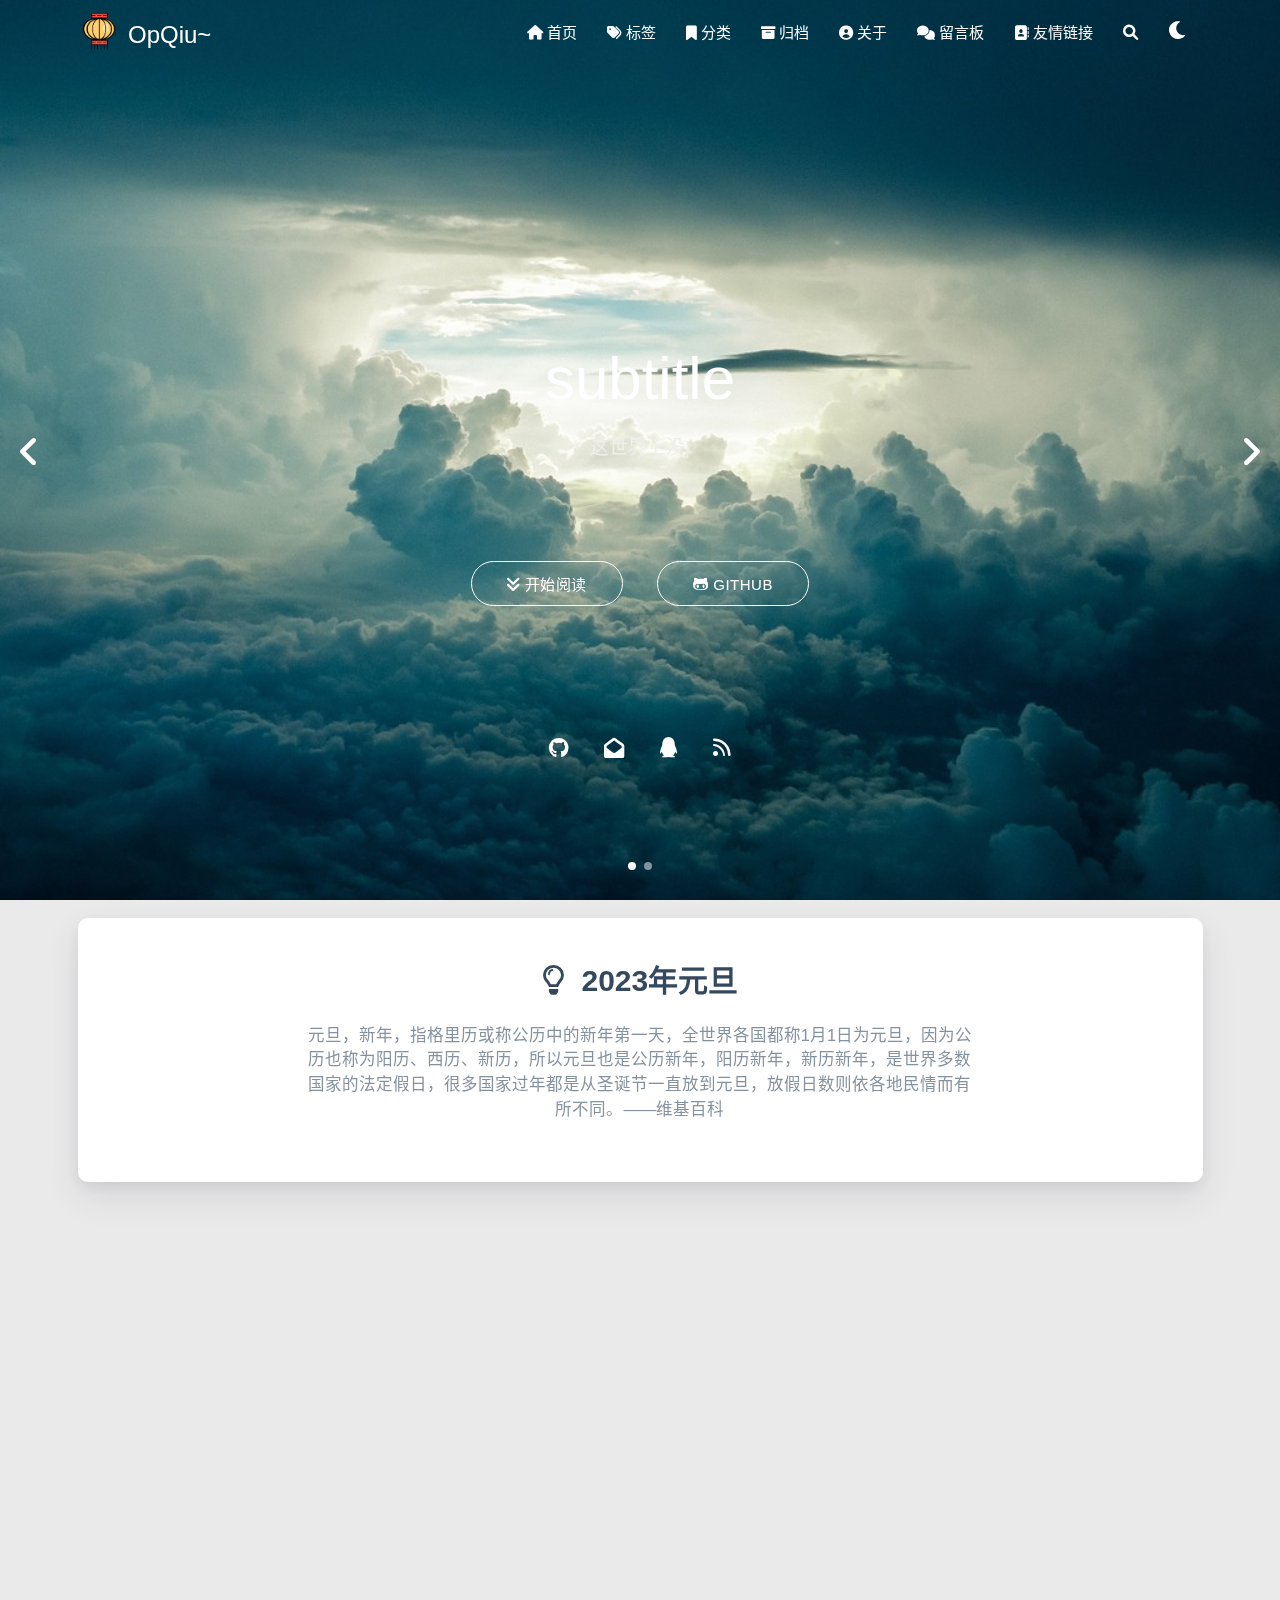
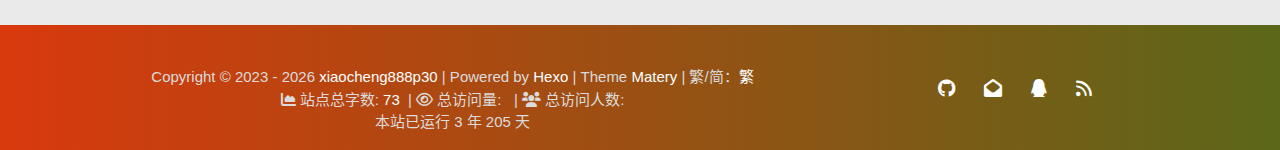
<file: index.html>
<!DOCTYPE HTML>
<html lang="zh-CN">


<head>
    <script>(function(i,s,o,g,r,a,m){i["DaoVoiceObject"]=r;i[r]=i[r]||function(){(i[r].q=i[r].q||[]).push(arguments)},i[r].l=1*new Date();a=s.createElement(o),m=s.getElementsByTagName(o)[0];a.async=1;a.src=g;a.charset="utf-8";m.parentNode.insertBefore(a,m)})(window,document,"script",('https:' == document.location.protocol ? 'https:' : 'http:') + "//widget.daovoice.io/widget/12710464.js","daovoice")</script>
    <meta charset="utf-8">
    <meta name="keywords" content="OpQiu~">
    <meta name="description" content="OpQiu~">
    <meta http-equiv="X-UA-Compatible" content="IE=edge">
    <meta name="viewport" content="width=device-width, initial-scale=1.0, user-scalable=no">
    <meta name="renderer" content="webkit|ie-stand|ie-comp">
    <meta name="mobile-web-app-capable" content="yes">
    <meta name="format-detection" content="telephone=no">
    <meta name="apple-mobile-web-app-capable" content="yes">
    <meta name="apple-mobile-web-app-status-bar-style" content="black-translucent">
    <meta name="referrer" content="no-referrer-when-downgrade">
    <!-- Global site tag (gtag.js) - Google Analytics -->


    <title>OpQiu~</title>
    <link rel="icon" type="image/png" href="/favicon.png">
    


    <!-- index cover -->
    <!-- <link rel="stylesheet preload" type="text/css" href="/css/indexcover.css"> -->
    <style>
        .carousel-control {
            width: 45px;
            height: 45px;
            line-height: 55px;
            border-radius: 45px;
            background: transparent;
            cursor: pointer;
            z-index: 100;
        }
        
        #prev-cover {
            position: absolute;
            top: 48%;
            left: 8px;
        }
        
        #next-cover {
            position: absolute;
            top: 48%;
            right: 8px;;
        }
        
        #prev-cover i {
            margin-right: 3px;
        }
        
        #next-cover i {
            margin-left: 3px;
        }
        
        .carousel-control:hover {
            background-color: rgba(0, 0, 0, .4);
        }
        
        .carousel-control i {
            color: #fff;
            font-size: 2.4rem;
        }
    </style>



<link rel="stylesheet" type="text/css" href="/libs/awesome/css/all.min.css">
<link rel="stylesheet" type="text/css" href="/libs/materialize/materialize.min.css">
<link rel="stylesheet" type="text/css" href="/libs/aos/aos.css">
<link rel="stylesheet" type="text/css" href="/libs/animate/animate.min.css">
<link rel="stylesheet" type="text/css" href="/libs/lightGallery/css/lightgallery.min.css">
<link rel="stylesheet" type="text/css" href="/css/matery.css">
<link rel="stylesheet" type="text/css" href="/css/my.css">
<link rel="stylesheet" type="text/css" href="/css/dark.css" media="none" onload="if(media!='all')media='all'">




    <link rel="stylesheet" href="/libs/tocbot/tocbot.css">
    <link rel="stylesheet" href="/css/post.css">






    <script src="/libs/jquery/jquery-3.6.0.min.js"></script>

<meta name="generator" content="Hexo 6.3.0">
<style>.github-emoji { position: relative; display: inline-block; width: 1.2em; min-height: 1.2em; overflow: hidden; vertical-align: top; color: transparent; }  .github-emoji > span { position: relative; z-index: 10; }  .github-emoji img, .github-emoji .fancybox { margin: 0 !important; padding: 0 !important; border: none !important; outline: none !important; text-decoration: none !important; user-select: none !important; cursor: auto !important; }  .github-emoji img { height: 1.2em !important; width: 1.2em !important; position: absolute !important; left: 50% !important; top: 50% !important; transform: translate(-50%, -50%) !important; user-select: none !important; cursor: auto !important; } .github-emoji-fallback { color: inherit; } .github-emoji-fallback img { opacity: 0 !important; }</style>
<link rel="alternate" href="/atom.xml" title="OpQiu~" type="application/atom+xml">
</head>


<body>
    <header class="navbar-fixed">
    <nav id="headNav" class="bg-color nav-transparent">
        <div id="navContainer" class="nav-wrapper container">
            <div class="brand-logo">
                <a href="/" class="waves-effect waves-light">
                    
                    <img src="/medias/logo.png" class="logo-img" alt="LOGO">
                    
                    <span class="logo-span">OpQiu~</span>
                </a>
            </div>
            

<a href="#" data-target="mobile-nav" class="sidenav-trigger button-collapse"><i class="fas fa-bars"></i></a>
<ul class="right nav-menu">
  
  <li class="hide-on-med-and-down nav-item">
    
    <a href="/" class="waves-effect waves-light">
      
      <i class="fas fa-home" style="zoom: 0.6;"></i>
      
      <span>首页</span>
    </a>
    
  </li>
  
  <li class="hide-on-med-and-down nav-item">
    
    <a href="/tags" class="waves-effect waves-light">
      
      <i class="fas fa-tags" style="zoom: 0.6;"></i>
      
      <span>标签</span>
    </a>
    
  </li>
  
  <li class="hide-on-med-and-down nav-item">
    
    <a href="/categories" class="waves-effect waves-light">
      
      <i class="fas fa-bookmark" style="zoom: 0.6;"></i>
      
      <span>分类</span>
    </a>
    
  </li>
  
  <li class="hide-on-med-and-down nav-item">
    
    <a href="/archives" class="waves-effect waves-light">
      
      <i class="fas fa-archive" style="zoom: 0.6;"></i>
      
      <span>归档</span>
    </a>
    
  </li>
  
  <li class="hide-on-med-and-down nav-item">
    
    <a href="/about" class="waves-effect waves-light">
      
      <i class="fas fa-user-circle" style="zoom: 0.6;"></i>
      
      <span>关于</span>
    </a>
    
  </li>
  
  <li class="hide-on-med-and-down nav-item">
    
    <a href="/contact" class="waves-effect waves-light">
      
      <i class="fas fa-comments" style="zoom: 0.6;"></i>
      
      <span>留言板</span>
    </a>
    
  </li>
  
  <li class="hide-on-med-and-down nav-item">
    
    <a href="/friends" class="waves-effect waves-light">
      
      <i class="fas fa-address-book" style="zoom: 0.6;"></i>
      
      <span>友情链接</span>
    </a>
    
  </li>
  
  <li>
    <a href="#searchModal" class="modal-trigger waves-effect waves-light">
      <i id="searchIcon" class="fas fa-search" title="搜索" style="zoom: 0.85;"></i>
    </a>
  </li>
  <li>
    <a href="javascript:;" class="waves-effect waves-light" onclick="switchNightMode()" title="深色/浅色模式" >
      <i id="sum-moon-icon" class="fas fa-sun" style="zoom: 0.85;"></i>
    </a>
  </li>
</ul>


<div id="mobile-nav" class="side-nav sidenav">

    <div class="mobile-head bg-color">
        
        <img src="/medias/logo.png" class="logo-img circle responsive-img">
        
        <div class="logo-name">OpQiu~</div>
        <div class="logo-desc">
            
            Never really desperate, only the lost of the soul.
            
        </div>
    </div>

    <ul class="menu-list mobile-menu-list">
        
        <li class="m-nav-item">
	  
		<a href="/" class="waves-effect waves-light">
			
			    <i class="fa-fw fas fa-home"></i>
			
			首页
		</a>
          
        </li>
        
        <li class="m-nav-item">
	  
		<a href="/tags" class="waves-effect waves-light">
			
			    <i class="fa-fw fas fa-tags"></i>
			
			标签
		</a>
          
        </li>
        
        <li class="m-nav-item">
	  
		<a href="/categories" class="waves-effect waves-light">
			
			    <i class="fa-fw fas fa-bookmark"></i>
			
			分类
		</a>
          
        </li>
        
        <li class="m-nav-item">
	  
		<a href="/archives" class="waves-effect waves-light">
			
			    <i class="fa-fw fas fa-archive"></i>
			
			归档
		</a>
          
        </li>
        
        <li class="m-nav-item">
	  
		<a href="/about" class="waves-effect waves-light">
			
			    <i class="fa-fw fas fa-user-circle"></i>
			
			关于
		</a>
          
        </li>
        
        <li class="m-nav-item">
	  
		<a href="/contact" class="waves-effect waves-light">
			
			    <i class="fa-fw fas fa-comments"></i>
			
			留言板
		</a>
          
        </li>
        
        <li class="m-nav-item">
	  
		<a href="/friends" class="waves-effect waves-light">
			
			    <i class="fa-fw fas fa-address-book"></i>
			
			友情链接
		</a>
          
        </li>
        
        
        <li><div class="divider"></div></li>
        <li>
            <a href="https://github.com/xiaocheng888p30/xiaocheng888p30.github.io" class="waves-effect waves-light" target="_blank">
                <i class="fab fa-github-square fa-fw"></i>Fork Me
            </a>
        </li>
        
    </ul>
</div>


        </div>

        
            <style>
    .nav-transparent .github-corner {
        display: none !important;
    }

    .github-corner {
        position: absolute;
        z-index: 10;
        top: 0;
        right: 0;
        border: 0;
        transform: scale(1.1);
    }

    .github-corner svg {
        color: #0f9d58;
        fill: #fff;
        height: 64px;
        width: 64px;
    }

    .github-corner:hover .octo-arm {
        animation: a 0.56s ease-in-out;
    }

    .github-corner .octo-arm {
        animation: none;
    }

    @keyframes a {
        0%,
        to {
            transform: rotate(0);
        }
        20%,
        60% {
            transform: rotate(-25deg);
        }
        40%,
        80% {
            transform: rotate(10deg);
        }
    }
</style>

<a href="https://github.com/xiaocheng888p30/xiaocheng888p30.github.io" class="github-corner tooltipped hide-on-med-and-down" target="_blank"
   data-tooltip="Fork Me" data-position="left" data-delay="50">
    <svg viewBox="0 0 250 250" aria-hidden="true">
        <path d="M0,0 L115,115 L130,115 L142,142 L250,250 L250,0 Z"></path>
        <path d="M128.3,109.0 C113.8,99.7 119.0,89.6 119.0,89.6 C122.0,82.7 120.5,78.6 120.5,78.6 C119.2,72.0 123.4,76.3 123.4,76.3 C127.3,80.9 125.5,87.3 125.5,87.3 C122.9,97.6 130.6,101.9 134.4,103.2"
              fill="currentColor" style="transform-origin: 130px 106px;" class="octo-arm"></path>
        <path d="M115.0,115.0 C114.9,115.1 118.7,116.5 119.8,115.4 L133.7,101.6 C136.9,99.2 139.9,98.4 142.2,98.6 C133.8,88.0 127.5,74.4 143.8,58.0 C148.5,53.4 154.0,51.2 159.7,51.0 C160.3,49.4 163.2,43.6 171.4,40.1 C171.4,40.1 176.1,42.5 178.8,56.2 C183.1,58.6 187.2,61.8 190.9,65.4 C194.5,69.0 197.7,73.2 200.1,77.6 C213.8,80.2 216.3,84.9 216.3,84.9 C212.7,93.1 206.9,96.0 205.4,96.6 C205.1,102.4 203.0,107.8 198.3,112.5 C181.9,128.9 168.3,122.5 157.7,114.1 C157.9,116.9 156.7,120.9 152.7,124.9 L141.0,136.5 C139.8,137.7 141.6,141.9 141.8,141.8 Z"
              fill="currentColor" class="octo-body"></path>
    </svg>
</a>
        
    </nav>

</header>

    


<div class="carousel carousel-slider center index-cover" data-indicators="true" style="margin-top: -64px;">
    
        <div id="prev-cover" class="left waves-effect carousel-control">
            <i class="icon fa fa-angle-left"></i>
        </div>
        <div id="next-cover" class="right waves-effect carousel-control">
            <i class="icon fa fa-angle-right"></i>
        </div>
    

    <div class="carousel-item  white-text bg-cover about-cover">
        <div class="container">
            <div class="row">
    <div class="col s10 offset-s1 m8 offset-m2 l8 offset-l2">
        <div class="brand">
            <div class="title center-align">
                
                    subtitle
                
            </div>

            <div class="description center-align">
                
                <span id="subtitle"></span>
                <script src="/libs/typed/typed.js"></script>
                <script>
                    var typed = new Typed("#subtitle", {
                        strings: [ 
                            
                                "这世界上没有什么事是理所当然的",
                            
                                "Nothing in this world can be taken for granted",
                            
                        ],
                        startDelay: 300,
                        typeSpeed: 100,
                        loop: true,
                        backSpeed: 50,
                        showCursor: true
                    });
                </script>
                
            </div>
        </div>
    </div>
</div>


<script>
    // 每天切换 banner 图.  Switch banner image every day.
    var bannerUrl = "/medias/banner/" + new Date().getDay() + '.jpg';
    $('.bg-cover').css('background-image', 'url(' + bannerUrl + ')');
</script>



            <div class="cover-btns">
                <a href="#indexCard" class="waves-effect waves-light btn">
                    <i class="fa fa-angle-double-down"></i>开始阅读
                </a>

                
                    <a href="https://github.com/xiaocheng888p30/xiaocheng888p30.github.io" class="waves-effect waves-light btn" target="_blank">
                        <i class="fab fa-github-alt"></i>Github
                    </a>
                
            </div>
            <div class="cover-social-link">
    <a href="https://github.com/xiaocheng888p30/xiaocheng888p30.github.io" class="tooltipped" target="_blank" data-tooltip="访问我的GitHub" data-position="top" data-delay="50">
        <i class="fab fa-github"></i>
    </a>



    <a href="mailto:1075284275@qq.com" class="tooltipped" target="_blank" data-tooltip="邮件联系我" data-position="top" data-delay="50">
        <i class="fas fa-envelope-open"></i>
    </a>







    <a href="tencent://AddContact/?fromId=50&fromSubId=1&subcmd=all&uin=1075284275" class="tooltipped" target="_blank" data-tooltip="QQ联系我: 1075284275" data-position="top" data-delay="50">
        <i class="fab fa-qq"></i>
    </a>







    <a href="/atom.xml" class="tooltipped" target="_blank" data-tooltip="RSS 订阅" data-position="top" data-delay="50">
        <i class="fas fa-rss"></i>
    </a>

</div>
        </div>
    </div>

    
        

        
            
            <div class="carousel-item amber white-text carousel-post bg-cover"
                 style="background-image: url('/medias/featureimages/12.jpg');">
                <div class="container">
                    <div class="row">
                        <div class="col s10 offset-s1">
                            <div class="title center-align">Hello World</div>
                            <div class="description center-align">
                                
                                    Welcome to Hexo! This is your very first post. Check documentation for more info. If you get any problems when using Hex
                                
                            </div>
                            <div class="cover-btns">
                                <a href="/2022/12/29/hello-world/" class="waves-effect waves-light btn"
                                   target="_blank">
                                    <i class="icon fa fa-eye fa-fw"></i>阅读更多
                                </a>
                            </div>
                        </div>
                    </div>
                </div>
            </div>
        
    
</div>

<script>
    $(function () {
        let coverSlider = $('.carousel');

        //用户触摸轮播自动 restartPlay 是否生效
        let initUserPressedOrDraggedActive = false

        //用户触摸轮播自动 restartPlay
        function initUserPressedOrDragged(instance) {
            setInterval(() => {
                if (instance.pressed || instance.dragged) {
                    // console.log('initUserPressedOrDragged: ',instance.pressed,instance.dragged)
                    restartPlay()
                }
            }, 1000)
        }

        coverSlider.carousel({
            duration: Number('120'),
            fullWidth: true,
            indicators: 'true' === 'true',
            onCycleTo() {
                if (!initUserPressedOrDraggedActive) {
                    // console.log('initUserPressedOrDraggedActive')
                    initUserPressedOrDragged(this)
                    initUserPressedOrDraggedActive = true
                }
            },
        })

        let carouselIntervalId;
        
        // Loop to call the next cover article picture.
        let autoCarousel = function () {
            carouselIntervalId = setInterval(function () {
                coverSlider.carousel('next');
            }, 5000);
        };
        autoCarousel();
        

        function restartPlay() {
            
            clearInterval(carouselIntervalId);
            autoCarousel();
            
        };

        
        // prev and next cover post.
        $('#prev-cover').click(function () {
            coverSlider.carousel('prev');
            restartPlay();
        });
        $('#next-cover').click(function () {
            coverSlider.carousel('next');
            restartPlay();
        });
        
    });
</script>



<main class="content">

    
    <div id="indexCard" class="index-card">
        <div class="container ">
            <div class="card">
                <div class="card-content">
                    
                        <div class="dream">
    
    <div class="title center-align">
        <i class="far fa-lightbulb"></i>&nbsp;&nbsp;2023年元旦
    </div>
    
    <div class="row">
        <div class="col l8 offset-l2 m10 offset-m1 s10 offset-s1 center-align text">
            元旦，新年，指格里历或称公历中的新年第一天，全世界各国都称1月1日为元旦，因为公历也称为阳历、西历、新历，所以元旦也是公历新年，阳历新年，新历新年，是世界多数国家的法定假日，很多国家过年都是从圣诞节一直放到元旦，放假日数则依各地民情而有所不同。——维基百科
        </div>
    </div>
</div>

                    

                    

                    

                    
                    <div id="recommend-sections" class="recommend">
                        



                    </div>
                    
                </div>
            </div>
        </div>
    </div>
    

    

    <!-- 所有文章卡片 -->
    <article id="articles" class="container articles">
        <div class="row article-row">
            
             <!-- 隐藏某个文章 -->
            <div class="article col s12 m6 l4" data-aos="zoom-in">
                <div class="card">
                    <a href="/2022/12/29/hello-world/">
                        <div class="card-image">
                            
                            
                            <img src="/medias/featureimages/12.jpg" class="responsive-img" alt="Hello World">
                            
                            <span class="card-title">Hello World</span>
                        </div>
                    </a>

                    <div class="card-content article-content">
                        <div class="summary block-with-text">
                            
                                Welcome to Hexo! This is your very first post. Check documentation for more info. If you get any problems when using Hex
                            
                        </div>
                        <div class="publish-info">
                            <span class="publish-date">
                                <i class="far fa-clock fa-fw icon-date"></i>2022-12-29
                            </span>
                            <span class="publish-author">
                                
                                <i class="fas fa-user fa-fw"></i>
                                xiaocheng888p30
                                
                            </span>
                        </div>
                    </div>

                    
                </div>
            </div>
              <!-- 隐藏某个文章 -->
            
        </div>
    </article>

</main>




    <footer class="page-footer bg-color">
    
        <link rel="stylesheet" href="/libs/aplayer/APlayer.min.css">
<style>
    .aplayer .aplayer-lrc p {
        
        display: none;
        
        font-size: 12px;
        font-weight: 700;
        line-height: 16px !important;
    }

    .aplayer .aplayer-lrc p.aplayer-lrc-current {
        
        display: none;
        
        font-size: 15px;
        color: #42b983;
    }

    
    .aplayer.aplayer-fixed.aplayer-narrow .aplayer-body {
        left: -66px !important;
    }

    .aplayer.aplayer-fixed.aplayer-narrow .aplayer-body:hover {
        left: 0px !important;
    }

    
</style>
<div class="">
    
    <div class="row">
        <meting-js class="col l8 offset-l2 m10 offset-m1 s12"
                   server="netease"
                   type="playlist"
                   id="5127071989"
                   fixed='true'
                   autoplay='false'
                   theme='#42b983'
                   loop='all'
                   order='random'
                   preload='auto'
                   volume='0.7'
                   list-folded='true'
        >
        </meting-js>
    </div>
</div>

<script src="/libs/aplayer/APlayer.min.js"></script>
<script src="/libs/aplayer/Meting.min.js"></script>

    

    <div class="container row center-align"
         style="margin-bottom: 15px !important;">
        <div class="col s12 m8 l8 copy-right">
            Copyright&nbsp;&copy;
            
                <span id="year">2023</span>
            
            <a href="/about" target="_blank">xiaocheng888p30</a>
            |&nbsp;Powered by&nbsp;<a href="https://hexo.io/" target="_blank">Hexo</a>
            |&nbsp;Theme&nbsp;<a href="https://github.com/blinkfox/hexo-theme-matery" target="_blank">Matery</a>
            
                <span id="translate">|&nbsp;繁/简：</span><a id="translateLink" href="javascript:translatePage();">繁</a>
            
            <br>
            
                &nbsp;<i class="fas fa-chart-area"></i>&nbsp;站点总字数:&nbsp;<span
                        class="white-color">73</span>
            
            
            
                
            
            
                <span id="busuanzi_container_site_pv">
                &nbsp;|&nbsp;<i class="far fa-eye"></i>&nbsp;总访问量:&nbsp;
                    <span id="busuanzi_value_site_pv" class="white-color"></span>
            </span>
            
            
                <span id="busuanzi_container_site_uv">
                &nbsp;|&nbsp;<i class="fas fa-users"></i>&nbsp;总访问人数:&nbsp;
                    <span id="busuanzi_value_site_uv" class="white-color"></span>
            </span>
            
            <br>

            <!-- 运行天数提醒. -->
            
                <span id="sitetime"> Loading ...</span>
                <script>
                    var calcSiteTime = function () {
                        var seconds = 1000;
                        var minutes = seconds * 60;
                        var hours = minutes * 60;
                        var days = hours * 24;
                        var years = days * 365;
                        var today = new Date();
                        var startYear = "2023";
                        var startMonth = "1";
                        var startDate = "1";
                        var startHour = "0";
                        var startMinute = "0";
                        var startSecond = "0";
                        var todayYear = today.getFullYear();
                        var todayMonth = today.getMonth() + 1;
                        var todayDate = today.getDate();
                        var todayHour = today.getHours();
                        var todayMinute = today.getMinutes();
                        var todaySecond = today.getSeconds();
                        var t1 = Date.UTC(startYear, startMonth, startDate, startHour, startMinute, startSecond);
                        var t2 = Date.UTC(todayYear, todayMonth, todayDate, todayHour, todayMinute, todaySecond);
                        var diff = t2 - t1;
                        var diffYears = Math.floor(diff / years);
                        var diffDays = Math.floor((diff / days) - diffYears * 365);

                        // 区分是否有年份.
                        var language = 'zh-CN';
                        if (startYear === String(todayYear)) {
                            document.getElementById("year").innerHTML = todayYear;
                            var daysTip = 'This site has been running for ' + diffDays + ' days';
                            if (language === 'zh-CN') {
                                daysTip = '本站已运行 ' + diffDays + ' 天';
                            } else if (language === 'zh-HK') {
                                daysTip = '本站已運行 ' + diffDays + ' 天';
                            }
                            document.getElementById("sitetime").innerHTML = daysTip;
                        } else {
                            document.getElementById("year").innerHTML = startYear + " - " + todayYear;
                            var yearsAndDaysTip = 'This site has been running for ' + diffYears + ' years and '
                                + diffDays + ' days';
                            if (language === 'zh-CN') {
                                yearsAndDaysTip = '本站已运行 ' + diffYears + ' 年 ' + diffDays + ' 天';
                            } else if (language === 'zh-HK') {
                                yearsAndDaysTip = '本站已運行 ' + diffYears + ' 年 ' + diffDays + ' 天';
                            }
                            document.getElementById("sitetime").innerHTML = yearsAndDaysTip;
                        }
                    }

                    calcSiteTime();
                </script>
            
            <br>
            
        </div>
        <div class="col s12 m4 l4 social-link social-statis">
    <a href="https://github.com/xiaocheng888p30/xiaocheng888p30.github.io" class="tooltipped" target="_blank" data-tooltip="访问我的GitHub" data-position="top" data-delay="50">
        <i class="fab fa-github"></i>
    </a>



    <a href="mailto:1075284275@qq.com" class="tooltipped" target="_blank" data-tooltip="邮件联系我" data-position="top" data-delay="50">
        <i class="fas fa-envelope-open"></i>
    </a>







    <a href="tencent://AddContact/?fromId=50&fromSubId=1&subcmd=all&uin=1075284275" class="tooltipped" target="_blank" data-tooltip="QQ联系我: 1075284275" data-position="top" data-delay="50">
        <i class="fab fa-qq"></i>
    </a>







    <a href="/atom.xml" class="tooltipped" target="_blank" data-tooltip="RSS 订阅" data-position="top" data-delay="50">
        <i class="fas fa-rss"></i>
    </a>

</div>
    </div>
    <link rel="stylesheet" href="/css/prism.css">
<script src="/js/prism.js" async></script>
</footer>
<div class="progress-bar"></div>




    <!-- 搜索遮罩框 -->
<div id="searchModal" class="modal">
    <div class="modal-content">
        <div class="search-header">
            <span class="title"><i class="fas fa-search"></i>&nbsp;&nbsp;搜索</span>
            <input type="search" id="searchInput" name="s" placeholder="请输入搜索的关键字"
                   class="search-input">
        </div>
        <div id="searchResult"></div>
    </div>
</div>

<script type="text/javascript">
$(function () {
    var searchFunc = function (path, search_id, content_id) {
        'use strict';
        $.ajax({
            url: path,
            dataType: "xml",
            success: function (xmlResponse) {
                // get the contents from search data
                var datas = $("entry", xmlResponse).map(function () {
                    return {
                        title: $("title", this).text(),
                        content: $("content", this).text(),
                        url: $("url", this).text()
                    };
                }).get();
                var $input = document.getElementById(search_id);
                var $resultContent = document.getElementById(content_id);
                $input.addEventListener('input', function () {
                    var str = '<ul class=\"search-result-list\">';
                    var keywords = this.value.trim().toLowerCase().split(/[\s\-]+/);
                    $resultContent.innerHTML = "";
                    if (this.value.trim().length <= 0) {
                        return;
                    }
                    // perform local searching
                    datas.forEach(function (data) {
                        var isMatch = true;
                        var data_title = data.title.trim().toLowerCase();
                        var data_content = data.content.trim().replace(/<[^>]+>/g, "").toLowerCase();
                        var data_url = data.url;
                        data_url = data_url.indexOf('/') === 0 ? data.url : '/' + data_url;
                        var index_title = -1;
                        var index_content = -1;
                        var first_occur = -1;
                        // only match artiles with not empty titles and contents
                        if (data_title !== '' && data_content !== '') {
                            keywords.forEach(function (keyword, i) {
                                index_title = data_title.indexOf(keyword);
                                index_content = data_content.indexOf(keyword);
                                if (index_title < 0 && index_content < 0) {
                                    isMatch = false;
                                } else {
                                    if (index_content < 0) {
                                        index_content = 0;
                                    }
                                    if (i === 0) {
                                        first_occur = index_content;
                                    }
                                }
                            });
                        }
                        // show search results
                        if (isMatch) {
                            str += "<li><a href='" + data_url + "' class='search-result-title'>" + data_title + "</a>";
                            var content = data.content.trim().replace(/<[^>]+>/g, "");
                            if (first_occur >= 0) {
                                // cut out 100 characters
                                var start = first_occur - 20;
                                var end = first_occur + 80;
                                if (start < 0) {
                                    start = 0;
                                }
                                if (start === 0) {
                                    end = 100;
                                }
                                if (end > content.length) {
                                    end = content.length;
                                }
                                var match_content = content.substr(start, end);
                                // highlight all keywords
                                keywords.forEach(function (keyword) {
                                    var regS = new RegExp(keyword, "gi");
                                    match_content = match_content.replace(regS, "<em class=\"search-keyword\">" + keyword + "</em>");
                                });

                                str += "<p class=\"search-result\">" + match_content + "...</p>"
                            }
                            str += "</li>";
                        }
                    });
                    str += "</ul>";
                    $resultContent.innerHTML = str;
                });
            }
        });
    };

    searchFunc('/search.xml', 'searchInput', 'searchResult');
});
</script>

    <!-- 白天和黑夜主题 -->
<div class="stars-con">
    <div id="stars"></div>
    <div id="stars2"></div>
    <div id="stars3"></div>  
</div>

<script>
    function switchNightMode() {
        $('<div class="Cuteen_DarkSky"><div class="Cuteen_DarkPlanet"></div></div>').appendTo($('body')),
        setTimeout(function () {
            $('body').hasClass('DarkMode') 
            ? ($('body').removeClass('DarkMode'), localStorage.setItem('isDark', '0'), $('#sum-moon-icon').removeClass("fa-sun").addClass('fa-moon')) 
            : ($('body').addClass('DarkMode'), localStorage.setItem('isDark', '1'), $('#sum-moon-icon').addClass("fa-sun").removeClass('fa-moon')),
            
            setTimeout(function () {
            $('.Cuteen_DarkSky').fadeOut(1e3, function () {
                $(this).remove()
            })
            }, 2e3)
        })
    }
</script>

    <!-- 回到顶部按钮 -->
<div id="backTop" class="top-scroll">
    <a class="btn-floating btn-large waves-effect waves-light" href="#!">
        <i class="fas fa-arrow-up"></i>
    </a>
</div>


    <script src="/libs/materialize/materialize.min.js"></script>
    <script src="/libs/masonry/masonry.pkgd.min.js"></script>
    <script src="/libs/aos/aos.js"></script>
    <script src="/libs/scrollprogress/scrollProgress.min.js"></script>
    <script src="/libs/lightGallery/js/lightgallery-all.min.js"></script>
    <script src="/js/matery.js"></script>

    

    
        <script type="text/javascript" src="/js/tw_cn.js"></script>
        <script type="text/javascript">
          var defaultEncoding = 2; //网站编写字体是否繁体，1-繁体，2-简体
          var translateDelay = 0; //延迟时间,若不在前, 要设定延迟翻译时间, 如100表示100ms,默认为0
          var cookieDomain = "https://xiaocheng888p30.github.io"; //Cookie地址, 一定要设定, 通常为你的网址
          var msgToTraditionalChinese = "繁"; //此处可以更改为你想要显示的文字
          var msgToSimplifiedChinese = "简"; //同上，但两处均不建议更改
          var translateButtonId = "translateLink"; //默认互换id
          translateInitilization();
        </script>
    
    
    

    <!-- 雪花特效 -->
    

    <!-- 鼠标星星特效 -->
    

     
        <script src="https://ssl.captcha.qq.com/TCaptcha.js"></script>
        <script src="/libs/others/TencentCaptcha.js"></script>
        <button id="TencentCaptcha" data-appid="xxxxxxxxxx" data-cbfn="callback" type="button" hidden></button>
    

    <!-- Baidu Analytics -->

    <!-- Baidu Push -->

<script>
    (function () {
        var bp = document.createElement('script');
        var curProtocol = window.location.protocol.split(':')[0];
        if (curProtocol === 'https') {
            bp.src = 'https://zz.bdstatic.com/linksubmit/push.js';
        } else {
            bp.src = 'http://push.zhanzhang.baidu.com/push.js';
        }
        var s = document.getElementsByTagName("script")[0];
        s.parentNode.insertBefore(bp, s);
    })();
</script>

    
    <script src="/libs/others/clicklove.js" async="async"></script>
    
    
    <script async src="/libs/others/busuanzi.pure.mini.js"></script>
    

    

    
    <script>
        (function (i, s, o, g, r, a, m) {
            i["DaoVoiceObject"] = r;
            i[r] = i[r] || function () {
                (i[r].q = i[r].q || []).push(arguments)
            }, i[r].l = 1 * new Date();
            a = s.createElement(o), m = s.getElementsByTagName(o)[0];
            a.async = 1;
            a.src = g;
            a.charset = "utf-8";
            m.parentNode.insertBefore(a, m)
        })(window, document, "script", ('https:' == document.location.protocol ? 'https:' : 'http:') +
            "//widget.daovoice.io/widget/6984b559.js", "daovoice")
        daovoice('init', {
            app_id: "12710464"
        });
        daovoice('update');
    </script>
    

    <!--腾讯兔小巢-->
    
    

    

    

    
    <script src="/libs/instantpage/instantpage.js" type="module"></script>
    

</body>

</html>
</file>
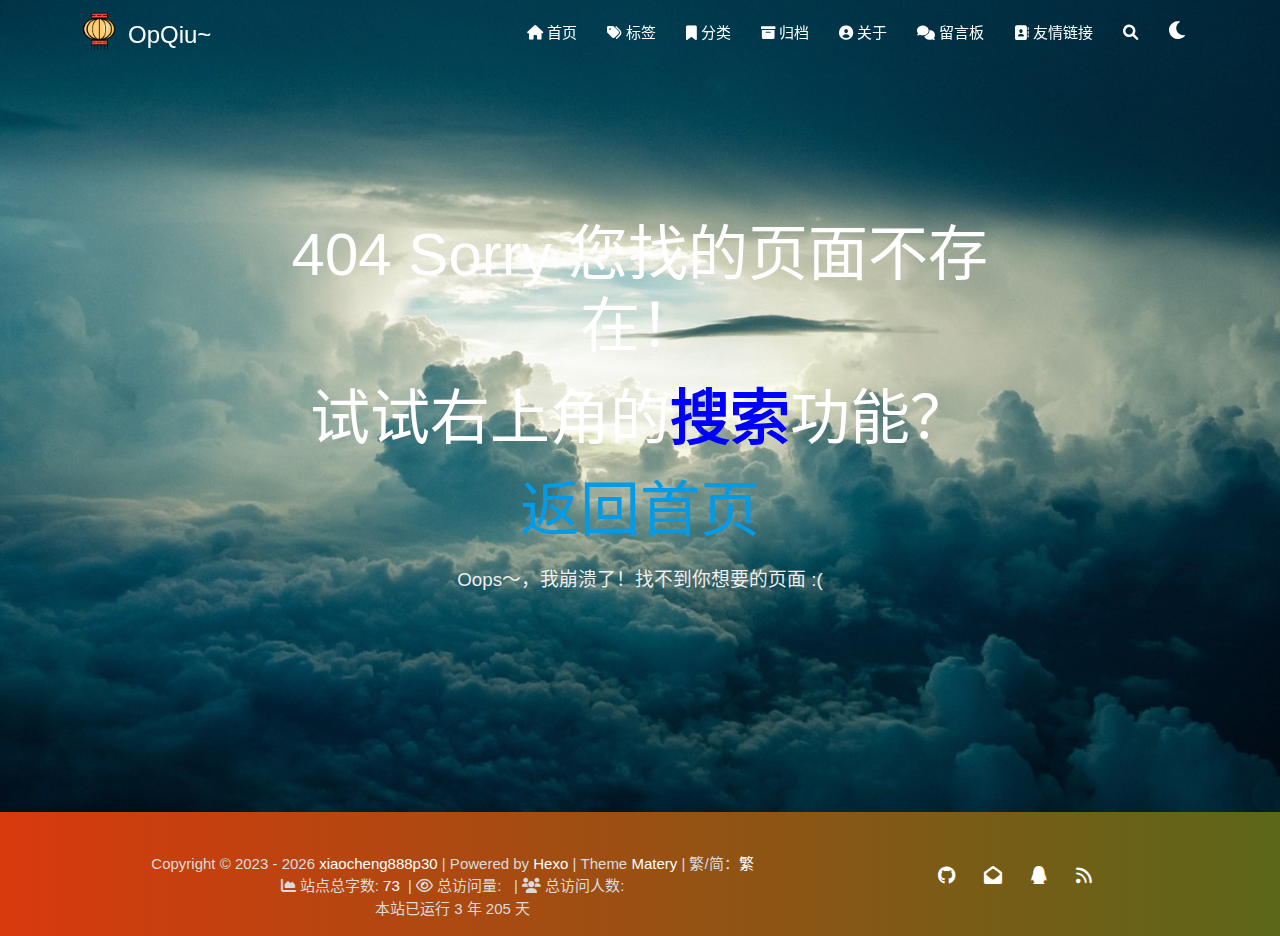
<file: 404/index.html>
<!DOCTYPE HTML>
<html lang="zh-CN">


<head>
    <script>(function(i,s,o,g,r,a,m){i["DaoVoiceObject"]=r;i[r]=i[r]||function(){(i[r].q=i[r].q||[]).push(arguments)},i[r].l=1*new Date();a=s.createElement(o),m=s.getElementsByTagName(o)[0];a.async=1;a.src=g;a.charset="utf-8";m.parentNode.insertBefore(a,m)})(window,document,"script",('https:' == document.location.protocol ? 'https:' : 'http:') + "//widget.daovoice.io/widget/12710464.js","daovoice")</script>
    <meta charset="utf-8">
    <meta name="keywords" content="404, OpQiu~">
    <meta name="description" content="OpQiu~">
    <meta http-equiv="X-UA-Compatible" content="IE=edge">
    <meta name="viewport" content="width=device-width, initial-scale=1.0, user-scalable=no">
    <meta name="renderer" content="webkit|ie-stand|ie-comp">
    <meta name="mobile-web-app-capable" content="yes">
    <meta name="format-detection" content="telephone=no">
    <meta name="apple-mobile-web-app-capable" content="yes">
    <meta name="apple-mobile-web-app-status-bar-style" content="black-translucent">
    <meta name="referrer" content="no-referrer-when-downgrade">
    <!-- Global site tag (gtag.js) - Google Analytics -->


    <title>404 | OpQiu~</title>
    <link rel="icon" type="image/png" href="/favicon.png">
    


    <!-- bg-cover style     -->



<link rel="stylesheet" type="text/css" href="/libs/awesome/css/all.min.css">
<link rel="stylesheet" type="text/css" href="/libs/materialize/materialize.min.css">
<link rel="stylesheet" type="text/css" href="/libs/aos/aos.css">
<link rel="stylesheet" type="text/css" href="/libs/animate/animate.min.css">
<link rel="stylesheet" type="text/css" href="/libs/lightGallery/css/lightgallery.min.css">
<link rel="stylesheet" type="text/css" href="/css/matery.css">
<link rel="stylesheet" type="text/css" href="/css/my.css">
<link rel="stylesheet" type="text/css" href="/css/dark.css" media="none" onload="if(media!='all')media='all'">




    <link rel="stylesheet" href="/libs/tocbot/tocbot.css">
    <link rel="stylesheet" href="/css/post.css">




    
        <link rel="stylesheet" type="text/css" href="/css/reward.css">
    



    <script src="/libs/jquery/jquery-3.6.0.min.js"></script>

<meta name="generator" content="Hexo 6.3.0">
<style>.github-emoji { position: relative; display: inline-block; width: 1.2em; min-height: 1.2em; overflow: hidden; vertical-align: top; color: transparent; }  .github-emoji > span { position: relative; z-index: 10; }  .github-emoji img, .github-emoji .fancybox { margin: 0 !important; padding: 0 !important; border: none !important; outline: none !important; text-decoration: none !important; user-select: none !important; cursor: auto !important; }  .github-emoji img { height: 1.2em !important; width: 1.2em !important; position: absolute !important; left: 50% !important; top: 50% !important; transform: translate(-50%, -50%) !important; user-select: none !important; cursor: auto !important; } .github-emoji-fallback { color: inherit; } .github-emoji-fallback img { opacity: 0 !important; }</style>
<link rel="alternate" href="/atom.xml" title="OpQiu~" type="application/atom+xml">
</head>


<body>
    <header class="navbar-fixed">
    <nav id="headNav" class="bg-color nav-transparent">
        <div id="navContainer" class="nav-wrapper container">
            <div class="brand-logo">
                <a href="/" class="waves-effect waves-light">
                    
                    <img src="/medias/logo.png" class="logo-img" alt="LOGO">
                    
                    <span class="logo-span">OpQiu~</span>
                </a>
            </div>
            

<a href="#" data-target="mobile-nav" class="sidenav-trigger button-collapse"><i class="fas fa-bars"></i></a>
<ul class="right nav-menu">
  
  <li class="hide-on-med-and-down nav-item">
    
    <a href="/" class="waves-effect waves-light">
      
      <i class="fas fa-home" style="zoom: 0.6;"></i>
      
      <span>首页</span>
    </a>
    
  </li>
  
  <li class="hide-on-med-and-down nav-item">
    
    <a href="/tags" class="waves-effect waves-light">
      
      <i class="fas fa-tags" style="zoom: 0.6;"></i>
      
      <span>标签</span>
    </a>
    
  </li>
  
  <li class="hide-on-med-and-down nav-item">
    
    <a href="/categories" class="waves-effect waves-light">
      
      <i class="fas fa-bookmark" style="zoom: 0.6;"></i>
      
      <span>分类</span>
    </a>
    
  </li>
  
  <li class="hide-on-med-and-down nav-item">
    
    <a href="/archives" class="waves-effect waves-light">
      
      <i class="fas fa-archive" style="zoom: 0.6;"></i>
      
      <span>归档</span>
    </a>
    
  </li>
  
  <li class="hide-on-med-and-down nav-item">
    
    <a href="/about" class="waves-effect waves-light">
      
      <i class="fas fa-user-circle" style="zoom: 0.6;"></i>
      
      <span>关于</span>
    </a>
    
  </li>
  
  <li class="hide-on-med-and-down nav-item">
    
    <a href="/contact" class="waves-effect waves-light">
      
      <i class="fas fa-comments" style="zoom: 0.6;"></i>
      
      <span>留言板</span>
    </a>
    
  </li>
  
  <li class="hide-on-med-and-down nav-item">
    
    <a href="/friends" class="waves-effect waves-light">
      
      <i class="fas fa-address-book" style="zoom: 0.6;"></i>
      
      <span>友情链接</span>
    </a>
    
  </li>
  
  <li>
    <a href="#searchModal" class="modal-trigger waves-effect waves-light">
      <i id="searchIcon" class="fas fa-search" title="搜索" style="zoom: 0.85;"></i>
    </a>
  </li>
  <li>
    <a href="javascript:;" class="waves-effect waves-light" onclick="switchNightMode()" title="深色/浅色模式" >
      <i id="sum-moon-icon" class="fas fa-sun" style="zoom: 0.85;"></i>
    </a>
  </li>
</ul>


<div id="mobile-nav" class="side-nav sidenav">

    <div class="mobile-head bg-color">
        
        <img src="/medias/logo.png" class="logo-img circle responsive-img">
        
        <div class="logo-name">OpQiu~</div>
        <div class="logo-desc">
            
            Never really desperate, only the lost of the soul.
            
        </div>
    </div>

    <ul class="menu-list mobile-menu-list">
        
        <li class="m-nav-item">
	  
		<a href="/" class="waves-effect waves-light">
			
			    <i class="fa-fw fas fa-home"></i>
			
			首页
		</a>
          
        </li>
        
        <li class="m-nav-item">
	  
		<a href="/tags" class="waves-effect waves-light">
			
			    <i class="fa-fw fas fa-tags"></i>
			
			标签
		</a>
          
        </li>
        
        <li class="m-nav-item">
	  
		<a href="/categories" class="waves-effect waves-light">
			
			    <i class="fa-fw fas fa-bookmark"></i>
			
			分类
		</a>
          
        </li>
        
        <li class="m-nav-item">
	  
		<a href="/archives" class="waves-effect waves-light">
			
			    <i class="fa-fw fas fa-archive"></i>
			
			归档
		</a>
          
        </li>
        
        <li class="m-nav-item">
	  
		<a href="/about" class="waves-effect waves-light">
			
			    <i class="fa-fw fas fa-user-circle"></i>
			
			关于
		</a>
          
        </li>
        
        <li class="m-nav-item">
	  
		<a href="/contact" class="waves-effect waves-light">
			
			    <i class="fa-fw fas fa-comments"></i>
			
			留言板
		</a>
          
        </li>
        
        <li class="m-nav-item">
	  
		<a href="/friends" class="waves-effect waves-light">
			
			    <i class="fa-fw fas fa-address-book"></i>
			
			友情链接
		</a>
          
        </li>
        
        
        <li><div class="divider"></div></li>
        <li>
            <a href="https://github.com/xiaocheng888p30/xiaocheng888p30.github.io" class="waves-effect waves-light" target="_blank">
                <i class="fab fa-github-square fa-fw"></i>Fork Me
            </a>
        </li>
        
    </ul>
</div>


        </div>

        
            <style>
    .nav-transparent .github-corner {
        display: none !important;
    }

    .github-corner {
        position: absolute;
        z-index: 10;
        top: 0;
        right: 0;
        border: 0;
        transform: scale(1.1);
    }

    .github-corner svg {
        color: #0f9d58;
        fill: #fff;
        height: 64px;
        width: 64px;
    }

    .github-corner:hover .octo-arm {
        animation: a 0.56s ease-in-out;
    }

    .github-corner .octo-arm {
        animation: none;
    }

    @keyframes a {
        0%,
        to {
            transform: rotate(0);
        }
        20%,
        60% {
            transform: rotate(-25deg);
        }
        40%,
        80% {
            transform: rotate(10deg);
        }
    }
</style>

<a href="https://github.com/xiaocheng888p30/xiaocheng888p30.github.io" class="github-corner tooltipped hide-on-med-and-down" target="_blank"
   data-tooltip="Fork Me" data-position="left" data-delay="50">
    <svg viewBox="0 0 250 250" aria-hidden="true">
        <path d="M0,0 L115,115 L130,115 L142,142 L250,250 L250,0 Z"></path>
        <path d="M128.3,109.0 C113.8,99.7 119.0,89.6 119.0,89.6 C122.0,82.7 120.5,78.6 120.5,78.6 C119.2,72.0 123.4,76.3 123.4,76.3 C127.3,80.9 125.5,87.3 125.5,87.3 C122.9,97.6 130.6,101.9 134.4,103.2"
              fill="currentColor" style="transform-origin: 130px 106px;" class="octo-arm"></path>
        <path d="M115.0,115.0 C114.9,115.1 118.7,116.5 119.8,115.4 L133.7,101.6 C136.9,99.2 139.9,98.4 142.2,98.6 C133.8,88.0 127.5,74.4 143.8,58.0 C148.5,53.4 154.0,51.2 159.7,51.0 C160.3,49.4 163.2,43.6 171.4,40.1 C171.4,40.1 176.1,42.5 178.8,56.2 C183.1,58.6 187.2,61.8 190.9,65.4 C194.5,69.0 197.7,73.2 200.1,77.6 C213.8,80.2 216.3,84.9 216.3,84.9 C212.7,93.1 206.9,96.0 205.4,96.6 C205.1,102.4 203.0,107.8 198.3,112.5 C181.9,128.9 168.3,122.5 157.7,114.1 C157.9,116.9 156.7,120.9 152.7,124.9 L141.0,136.5 C139.8,137.7 141.6,141.9 141.8,141.8 Z"
              fill="currentColor" class="octo-body"></path>
    </svg>
</a>
        
    </nav>

</header>

    <style type="text/css">
    /* don't remove. */
    .about-cover {
        height: 90.2vh;
    }
</style>
<div class="bg-cover pd-header about-cover">
    <div class="container">
        <div class="row">
            <div class="col s10 offset-s1 m8 offset-m2 l8 offset-l2">
                <div class="brand">
                    <div class="title center-align">
                        404 Sorry 您找的页面不存在！
                    </div>
                    <div class="title center-align">
                        试试右上角的<span style="color:blue;font-weight:bold">搜索</span>功能？
                    </div>
                    <div class="title center-align">
                        <a href="/" target="_blank">返回首页</a>
                    </div>
                    <div class="description center-align">
                        Oops～，我崩溃了！找不到你想要的页面 :(
                    </div>
                </div>
            </div>
        </div>
    </div>
</div>


    <script>
        // 每天切换 banner 图.  Switch banner image every day.
        var bannerUrl = "/medias/banner/" + new Date().getDay() + '.jpg';
        $('.bg-cover').css('background-image', 'url(' + bannerUrl + ')');
    </script>



    <footer class="page-footer bg-color">
    
        <link rel="stylesheet" href="/libs/aplayer/APlayer.min.css">
<style>
    .aplayer .aplayer-lrc p {
        
        display: none;
        
        font-size: 12px;
        font-weight: 700;
        line-height: 16px !important;
    }

    .aplayer .aplayer-lrc p.aplayer-lrc-current {
        
        display: none;
        
        font-size: 15px;
        color: #42b983;
    }

    
    .aplayer.aplayer-fixed.aplayer-narrow .aplayer-body {
        left: -66px !important;
    }

    .aplayer.aplayer-fixed.aplayer-narrow .aplayer-body:hover {
        left: 0px !important;
    }

    
</style>
<div class="">
    
    <div class="row">
        <meting-js class="col l8 offset-l2 m10 offset-m1 s12"
                   server="netease"
                   type="playlist"
                   id="5127071989"
                   fixed='true'
                   autoplay='false'
                   theme='#42b983'
                   loop='all'
                   order='random'
                   preload='auto'
                   volume='0.7'
                   list-folded='true'
        >
        </meting-js>
    </div>
</div>

<script src="/libs/aplayer/APlayer.min.js"></script>
<script src="/libs/aplayer/Meting.min.js"></script>

    

    <div class="container row center-align"
         style="margin-bottom: 15px !important;">
        <div class="col s12 m8 l8 copy-right">
            Copyright&nbsp;&copy;
            
                <span id="year">2023</span>
            
            <a href="/about" target="_blank">xiaocheng888p30</a>
            |&nbsp;Powered by&nbsp;<a href="https://hexo.io/" target="_blank">Hexo</a>
            |&nbsp;Theme&nbsp;<a href="https://github.com/blinkfox/hexo-theme-matery" target="_blank">Matery</a>
            
                <span id="translate">|&nbsp;繁/简：</span><a id="translateLink" href="javascript:translatePage();">繁</a>
            
            <br>
            
                &nbsp;<i class="fas fa-chart-area"></i>&nbsp;站点总字数:&nbsp;<span
                        class="white-color">73</span>
            
            
            
                
            
            
                <span id="busuanzi_container_site_pv">
                &nbsp;|&nbsp;<i class="far fa-eye"></i>&nbsp;总访问量:&nbsp;
                    <span id="busuanzi_value_site_pv" class="white-color"></span>
            </span>
            
            
                <span id="busuanzi_container_site_uv">
                &nbsp;|&nbsp;<i class="fas fa-users"></i>&nbsp;总访问人数:&nbsp;
                    <span id="busuanzi_value_site_uv" class="white-color"></span>
            </span>
            
            <br>

            <!-- 运行天数提醒. -->
            
                <span id="sitetime"> Loading ...</span>
                <script>
                    var calcSiteTime = function () {
                        var seconds = 1000;
                        var minutes = seconds * 60;
                        var hours = minutes * 60;
                        var days = hours * 24;
                        var years = days * 365;
                        var today = new Date();
                        var startYear = "2023";
                        var startMonth = "1";
                        var startDate = "1";
                        var startHour = "0";
                        var startMinute = "0";
                        var startSecond = "0";
                        var todayYear = today.getFullYear();
                        var todayMonth = today.getMonth() + 1;
                        var todayDate = today.getDate();
                        var todayHour = today.getHours();
                        var todayMinute = today.getMinutes();
                        var todaySecond = today.getSeconds();
                        var t1 = Date.UTC(startYear, startMonth, startDate, startHour, startMinute, startSecond);
                        var t2 = Date.UTC(todayYear, todayMonth, todayDate, todayHour, todayMinute, todaySecond);
                        var diff = t2 - t1;
                        var diffYears = Math.floor(diff / years);
                        var diffDays = Math.floor((diff / days) - diffYears * 365);

                        // 区分是否有年份.
                        var language = 'zh-CN';
                        if (startYear === String(todayYear)) {
                            document.getElementById("year").innerHTML = todayYear;
                            var daysTip = 'This site has been running for ' + diffDays + ' days';
                            if (language === 'zh-CN') {
                                daysTip = '本站已运行 ' + diffDays + ' 天';
                            } else if (language === 'zh-HK') {
                                daysTip = '本站已運行 ' + diffDays + ' 天';
                            }
                            document.getElementById("sitetime").innerHTML = daysTip;
                        } else {
                            document.getElementById("year").innerHTML = startYear + " - " + todayYear;
                            var yearsAndDaysTip = 'This site has been running for ' + diffYears + ' years and '
                                + diffDays + ' days';
                            if (language === 'zh-CN') {
                                yearsAndDaysTip = '本站已运行 ' + diffYears + ' 年 ' + diffDays + ' 天';
                            } else if (language === 'zh-HK') {
                                yearsAndDaysTip = '本站已運行 ' + diffYears + ' 年 ' + diffDays + ' 天';
                            }
                            document.getElementById("sitetime").innerHTML = yearsAndDaysTip;
                        }
                    }

                    calcSiteTime();
                </script>
            
            <br>
            
        </div>
        <div class="col s12 m4 l4 social-link social-statis">
    <a href="https://github.com/xiaocheng888p30/xiaocheng888p30.github.io" class="tooltipped" target="_blank" data-tooltip="访问我的GitHub" data-position="top" data-delay="50">
        <i class="fab fa-github"></i>
    </a>



    <a href="mailto:1075284275@qq.com" class="tooltipped" target="_blank" data-tooltip="邮件联系我" data-position="top" data-delay="50">
        <i class="fas fa-envelope-open"></i>
    </a>







    <a href="tencent://AddContact/?fromId=50&fromSubId=1&subcmd=all&uin=1075284275" class="tooltipped" target="_blank" data-tooltip="QQ联系我: 1075284275" data-position="top" data-delay="50">
        <i class="fab fa-qq"></i>
    </a>







    <a href="/atom.xml" class="tooltipped" target="_blank" data-tooltip="RSS 订阅" data-position="top" data-delay="50">
        <i class="fas fa-rss"></i>
    </a>

</div>
    </div>
    <link rel="stylesheet" href="/css/prism.css">
<script src="/js/prism.js" async></script>
</footer>
<div class="progress-bar"></div>




    <!-- 搜索遮罩框 -->
<div id="searchModal" class="modal">
    <div class="modal-content">
        <div class="search-header">
            <span class="title"><i class="fas fa-search"></i>&nbsp;&nbsp;搜索</span>
            <input type="search" id="searchInput" name="s" placeholder="请输入搜索的关键字"
                   class="search-input">
        </div>
        <div id="searchResult"></div>
    </div>
</div>

<script type="text/javascript">
$(function () {
    var searchFunc = function (path, search_id, content_id) {
        'use strict';
        $.ajax({
            url: path,
            dataType: "xml",
            success: function (xmlResponse) {
                // get the contents from search data
                var datas = $("entry", xmlResponse).map(function () {
                    return {
                        title: $("title", this).text(),
                        content: $("content", this).text(),
                        url: $("url", this).text()
                    };
                }).get();
                var $input = document.getElementById(search_id);
                var $resultContent = document.getElementById(content_id);
                $input.addEventListener('input', function () {
                    var str = '<ul class=\"search-result-list\">';
                    var keywords = this.value.trim().toLowerCase().split(/[\s\-]+/);
                    $resultContent.innerHTML = "";
                    if (this.value.trim().length <= 0) {
                        return;
                    }
                    // perform local searching
                    datas.forEach(function (data) {
                        var isMatch = true;
                        var data_title = data.title.trim().toLowerCase();
                        var data_content = data.content.trim().replace(/<[^>]+>/g, "").toLowerCase();
                        var data_url = data.url;
                        data_url = data_url.indexOf('/') === 0 ? data.url : '/' + data_url;
                        var index_title = -1;
                        var index_content = -1;
                        var first_occur = -1;
                        // only match artiles with not empty titles and contents
                        if (data_title !== '' && data_content !== '') {
                            keywords.forEach(function (keyword, i) {
                                index_title = data_title.indexOf(keyword);
                                index_content = data_content.indexOf(keyword);
                                if (index_title < 0 && index_content < 0) {
                                    isMatch = false;
                                } else {
                                    if (index_content < 0) {
                                        index_content = 0;
                                    }
                                    if (i === 0) {
                                        first_occur = index_content;
                                    }
                                }
                            });
                        }
                        // show search results
                        if (isMatch) {
                            str += "<li><a href='" + data_url + "' class='search-result-title'>" + data_title + "</a>";
                            var content = data.content.trim().replace(/<[^>]+>/g, "");
                            if (first_occur >= 0) {
                                // cut out 100 characters
                                var start = first_occur - 20;
                                var end = first_occur + 80;
                                if (start < 0) {
                                    start = 0;
                                }
                                if (start === 0) {
                                    end = 100;
                                }
                                if (end > content.length) {
                                    end = content.length;
                                }
                                var match_content = content.substr(start, end);
                                // highlight all keywords
                                keywords.forEach(function (keyword) {
                                    var regS = new RegExp(keyword, "gi");
                                    match_content = match_content.replace(regS, "<em class=\"search-keyword\">" + keyword + "</em>");
                                });

                                str += "<p class=\"search-result\">" + match_content + "...</p>"
                            }
                            str += "</li>";
                        }
                    });
                    str += "</ul>";
                    $resultContent.innerHTML = str;
                });
            }
        });
    };

    searchFunc('/search.xml', 'searchInput', 'searchResult');
});
</script>

    <!-- 白天和黑夜主题 -->
<div class="stars-con">
    <div id="stars"></div>
    <div id="stars2"></div>
    <div id="stars3"></div>  
</div>

<script>
    function switchNightMode() {
        $('<div class="Cuteen_DarkSky"><div class="Cuteen_DarkPlanet"></div></div>').appendTo($('body')),
        setTimeout(function () {
            $('body').hasClass('DarkMode') 
            ? ($('body').removeClass('DarkMode'), localStorage.setItem('isDark', '0'), $('#sum-moon-icon').removeClass("fa-sun").addClass('fa-moon')) 
            : ($('body').addClass('DarkMode'), localStorage.setItem('isDark', '1'), $('#sum-moon-icon').addClass("fa-sun").removeClass('fa-moon')),
            
            setTimeout(function () {
            $('.Cuteen_DarkSky').fadeOut(1e3, function () {
                $(this).remove()
            })
            }, 2e3)
        })
    }
</script>

    <!-- 回到顶部按钮 -->
<div id="backTop" class="top-scroll">
    <a class="btn-floating btn-large waves-effect waves-light" href="#!">
        <i class="fas fa-arrow-up"></i>
    </a>
</div>


    <script src="/libs/materialize/materialize.min.js"></script>
    <script src="/libs/masonry/masonry.pkgd.min.js"></script>
    <script src="/libs/aos/aos.js"></script>
    <script src="/libs/scrollprogress/scrollProgress.min.js"></script>
    <script src="/libs/lightGallery/js/lightgallery-all.min.js"></script>
    <script src="/js/matery.js"></script>

    

    
        <script type="text/javascript" src="/js/tw_cn.js"></script>
        <script type="text/javascript">
          var defaultEncoding = 2; //网站编写字体是否繁体，1-繁体，2-简体
          var translateDelay = 0; //延迟时间,若不在前, 要设定延迟翻译时间, 如100表示100ms,默认为0
          var cookieDomain = "https://xiaocheng888p30.github.io"; //Cookie地址, 一定要设定, 通常为你的网址
          var msgToTraditionalChinese = "繁"; //此处可以更改为你想要显示的文字
          var msgToSimplifiedChinese = "简"; //同上，但两处均不建议更改
          var translateButtonId = "translateLink"; //默认互换id
          translateInitilization();
        </script>
    
    
    

    <!-- 雪花特效 -->
    

    <!-- 鼠标星星特效 -->
    

     
        <script src="https://ssl.captcha.qq.com/TCaptcha.js"></script>
        <script src="/libs/others/TencentCaptcha.js"></script>
        <button id="TencentCaptcha" data-appid="xxxxxxxxxx" data-cbfn="callback" type="button" hidden></button>
    

    <!-- Baidu Analytics -->

    <!-- Baidu Push -->

<script>
    (function () {
        var bp = document.createElement('script');
        var curProtocol = window.location.protocol.split(':')[0];
        if (curProtocol === 'https') {
            bp.src = 'https://zz.bdstatic.com/linksubmit/push.js';
        } else {
            bp.src = 'http://push.zhanzhang.baidu.com/push.js';
        }
        var s = document.getElementsByTagName("script")[0];
        s.parentNode.insertBefore(bp, s);
    })();
</script>

    
    <script src="/libs/others/clicklove.js" async="async"></script>
    
    
    <script async src="/libs/others/busuanzi.pure.mini.js"></script>
    

    

    
    <script>
        (function (i, s, o, g, r, a, m) {
            i["DaoVoiceObject"] = r;
            i[r] = i[r] || function () {
                (i[r].q = i[r].q || []).push(arguments)
            }, i[r].l = 1 * new Date();
            a = s.createElement(o), m = s.getElementsByTagName(o)[0];
            a.async = 1;
            a.src = g;
            a.charset = "utf-8";
            m.parentNode.insertBefore(a, m)
        })(window, document, "script", ('https:' == document.location.protocol ? 'https:' : 'http:') +
            "//widget.daovoice.io/widget/6984b559.js", "daovoice")
        daovoice('init', {
            app_id: "12710464"
        });
        daovoice('update');
    </script>
    

    <!--腾讯兔小巢-->
    
    

    

    

    
    <script src="/libs/instantpage/instantpage.js" type="module"></script>
    

</body>

</html>
</file>
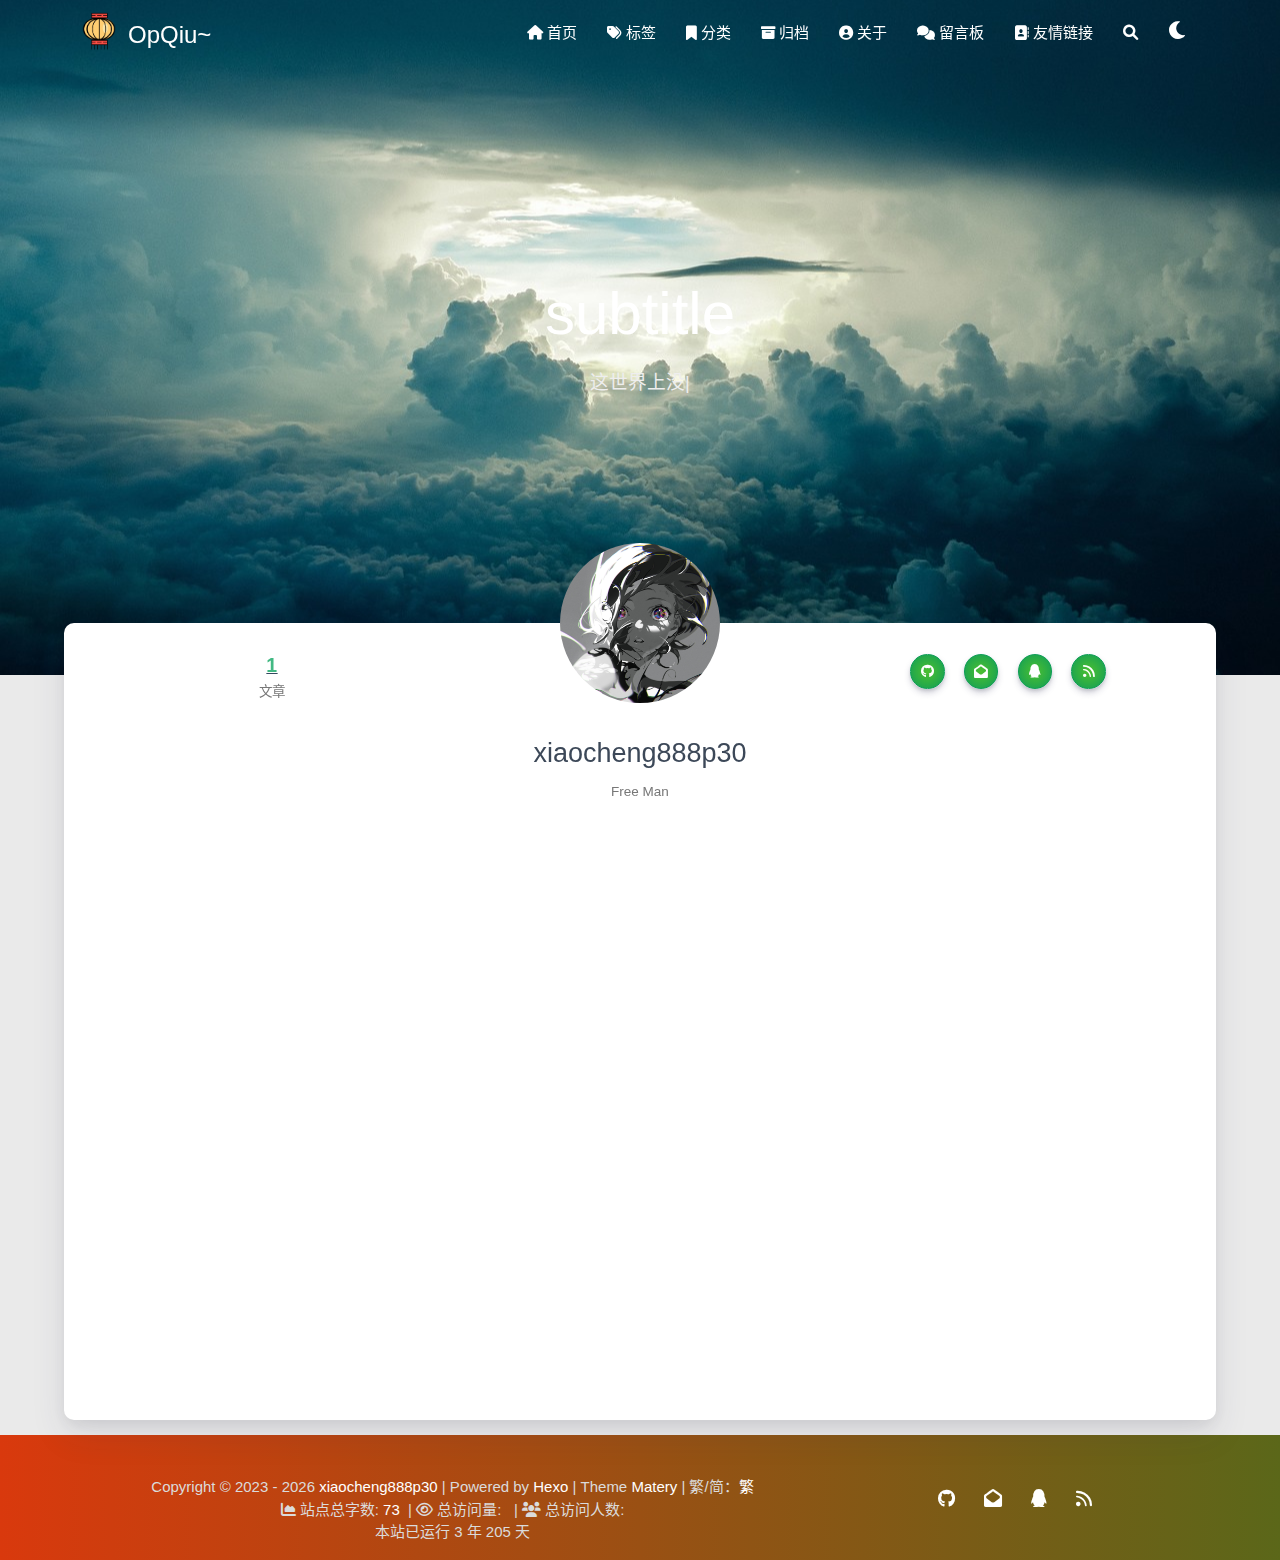
<file: about/index.html>
<!DOCTYPE HTML>
<html lang="zh-CN">


<head>
    <script>(function(i,s,o,g,r,a,m){i["DaoVoiceObject"]=r;i[r]=i[r]||function(){(i[r].q=i[r].q||[]).push(arguments)},i[r].l=1*new Date();a=s.createElement(o),m=s.getElementsByTagName(o)[0];a.async=1;a.src=g;a.charset="utf-8";m.parentNode.insertBefore(a,m)})(window,document,"script",('https:' == document.location.protocol ? 'https:' : 'http:') + "//widget.daovoice.io/widget/12710464.js","daovoice")</script>
    <meta charset="utf-8">
    <meta name="keywords" content="关于, OpQiu~">
    <meta name="description" content="OpQiu~">
    <meta http-equiv="X-UA-Compatible" content="IE=edge">
    <meta name="viewport" content="width=device-width, initial-scale=1.0, user-scalable=no">
    <meta name="renderer" content="webkit|ie-stand|ie-comp">
    <meta name="mobile-web-app-capable" content="yes">
    <meta name="format-detection" content="telephone=no">
    <meta name="apple-mobile-web-app-capable" content="yes">
    <meta name="apple-mobile-web-app-status-bar-style" content="black-translucent">
    <meta name="referrer" content="no-referrer-when-downgrade">
    <!-- Global site tag (gtag.js) - Google Analytics -->


    <title>关于 | OpQiu~</title>
    <link rel="icon" type="image/png" href="/favicon.png">
    


    <!-- bg-cover style     -->



<link rel="stylesheet" type="text/css" href="/libs/awesome/css/all.min.css">
<link rel="stylesheet" type="text/css" href="/libs/materialize/materialize.min.css">
<link rel="stylesheet" type="text/css" href="/libs/aos/aos.css">
<link rel="stylesheet" type="text/css" href="/libs/animate/animate.min.css">
<link rel="stylesheet" type="text/css" href="/libs/lightGallery/css/lightgallery.min.css">
<link rel="stylesheet" type="text/css" href="/css/matery.css">
<link rel="stylesheet" type="text/css" href="/css/my.css">
<link rel="stylesheet" type="text/css" href="/css/dark.css" media="none" onload="if(media!='all')media='all'">




    <link rel="stylesheet" href="/libs/tocbot/tocbot.css">
    <link rel="stylesheet" href="/css/post.css">




    
        <link rel="stylesheet" type="text/css" href="/css/reward.css">
    



    <script src="/libs/jquery/jquery-3.6.0.min.js"></script>

<meta name="generator" content="Hexo 6.3.0">
<style>.github-emoji { position: relative; display: inline-block; width: 1.2em; min-height: 1.2em; overflow: hidden; vertical-align: top; color: transparent; }  .github-emoji > span { position: relative; z-index: 10; }  .github-emoji img, .github-emoji .fancybox { margin: 0 !important; padding: 0 !important; border: none !important; outline: none !important; text-decoration: none !important; user-select: none !important; cursor: auto !important; }  .github-emoji img { height: 1.2em !important; width: 1.2em !important; position: absolute !important; left: 50% !important; top: 50% !important; transform: translate(-50%, -50%) !important; user-select: none !important; cursor: auto !important; } .github-emoji-fallback { color: inherit; } .github-emoji-fallback img { opacity: 0 !important; }</style>
<link rel="alternate" href="/atom.xml" title="OpQiu~" type="application/atom+xml">
</head>


<body>
    <header class="navbar-fixed">
    <nav id="headNav" class="bg-color nav-transparent">
        <div id="navContainer" class="nav-wrapper container">
            <div class="brand-logo">
                <a href="/" class="waves-effect waves-light">
                    
                    <img src="/medias/logo.png" class="logo-img" alt="LOGO">
                    
                    <span class="logo-span">OpQiu~</span>
                </a>
            </div>
            

<a href="#" data-target="mobile-nav" class="sidenav-trigger button-collapse"><i class="fas fa-bars"></i></a>
<ul class="right nav-menu">
  
  <li class="hide-on-med-and-down nav-item">
    
    <a href="/" class="waves-effect waves-light">
      
      <i class="fas fa-home" style="zoom: 0.6;"></i>
      
      <span>首页</span>
    </a>
    
  </li>
  
  <li class="hide-on-med-and-down nav-item">
    
    <a href="/tags" class="waves-effect waves-light">
      
      <i class="fas fa-tags" style="zoom: 0.6;"></i>
      
      <span>标签</span>
    </a>
    
  </li>
  
  <li class="hide-on-med-and-down nav-item">
    
    <a href="/categories" class="waves-effect waves-light">
      
      <i class="fas fa-bookmark" style="zoom: 0.6;"></i>
      
      <span>分类</span>
    </a>
    
  </li>
  
  <li class="hide-on-med-and-down nav-item">
    
    <a href="/archives" class="waves-effect waves-light">
      
      <i class="fas fa-archive" style="zoom: 0.6;"></i>
      
      <span>归档</span>
    </a>
    
  </li>
  
  <li class="hide-on-med-and-down nav-item">
    
    <a href="/about" class="waves-effect waves-light">
      
      <i class="fas fa-user-circle" style="zoom: 0.6;"></i>
      
      <span>关于</span>
    </a>
    
  </li>
  
  <li class="hide-on-med-and-down nav-item">
    
    <a href="/contact" class="waves-effect waves-light">
      
      <i class="fas fa-comments" style="zoom: 0.6;"></i>
      
      <span>留言板</span>
    </a>
    
  </li>
  
  <li class="hide-on-med-and-down nav-item">
    
    <a href="/friends" class="waves-effect waves-light">
      
      <i class="fas fa-address-book" style="zoom: 0.6;"></i>
      
      <span>友情链接</span>
    </a>
    
  </li>
  
  <li>
    <a href="#searchModal" class="modal-trigger waves-effect waves-light">
      <i id="searchIcon" class="fas fa-search" title="搜索" style="zoom: 0.85;"></i>
    </a>
  </li>
  <li>
    <a href="javascript:;" class="waves-effect waves-light" onclick="switchNightMode()" title="深色/浅色模式" >
      <i id="sum-moon-icon" class="fas fa-sun" style="zoom: 0.85;"></i>
    </a>
  </li>
</ul>


<div id="mobile-nav" class="side-nav sidenav">

    <div class="mobile-head bg-color">
        
        <img src="/medias/logo.png" class="logo-img circle responsive-img">
        
        <div class="logo-name">OpQiu~</div>
        <div class="logo-desc">
            
            Never really desperate, only the lost of the soul.
            
        </div>
    </div>

    <ul class="menu-list mobile-menu-list">
        
        <li class="m-nav-item">
	  
		<a href="/" class="waves-effect waves-light">
			
			    <i class="fa-fw fas fa-home"></i>
			
			首页
		</a>
          
        </li>
        
        <li class="m-nav-item">
	  
		<a href="/tags" class="waves-effect waves-light">
			
			    <i class="fa-fw fas fa-tags"></i>
			
			标签
		</a>
          
        </li>
        
        <li class="m-nav-item">
	  
		<a href="/categories" class="waves-effect waves-light">
			
			    <i class="fa-fw fas fa-bookmark"></i>
			
			分类
		</a>
          
        </li>
        
        <li class="m-nav-item">
	  
		<a href="/archives" class="waves-effect waves-light">
			
			    <i class="fa-fw fas fa-archive"></i>
			
			归档
		</a>
          
        </li>
        
        <li class="m-nav-item">
	  
		<a href="/about" class="waves-effect waves-light">
			
			    <i class="fa-fw fas fa-user-circle"></i>
			
			关于
		</a>
          
        </li>
        
        <li class="m-nav-item">
	  
		<a href="/contact" class="waves-effect waves-light">
			
			    <i class="fa-fw fas fa-comments"></i>
			
			留言板
		</a>
          
        </li>
        
        <li class="m-nav-item">
	  
		<a href="/friends" class="waves-effect waves-light">
			
			    <i class="fa-fw fas fa-address-book"></i>
			
			友情链接
		</a>
          
        </li>
        
        
        <li><div class="divider"></div></li>
        <li>
            <a href="https://github.com/xiaocheng888p30/xiaocheng888p30.github.io" class="waves-effect waves-light" target="_blank">
                <i class="fab fa-github-square fa-fw"></i>Fork Me
            </a>
        </li>
        
    </ul>
</div>


        </div>

        
            <style>
    .nav-transparent .github-corner {
        display: none !important;
    }

    .github-corner {
        position: absolute;
        z-index: 10;
        top: 0;
        right: 0;
        border: 0;
        transform: scale(1.1);
    }

    .github-corner svg {
        color: #0f9d58;
        fill: #fff;
        height: 64px;
        width: 64px;
    }

    .github-corner:hover .octo-arm {
        animation: a 0.56s ease-in-out;
    }

    .github-corner .octo-arm {
        animation: none;
    }

    @keyframes a {
        0%,
        to {
            transform: rotate(0);
        }
        20%,
        60% {
            transform: rotate(-25deg);
        }
        40%,
        80% {
            transform: rotate(10deg);
        }
    }
</style>

<a href="https://github.com/xiaocheng888p30/xiaocheng888p30.github.io" class="github-corner tooltipped hide-on-med-and-down" target="_blank"
   data-tooltip="Fork Me" data-position="left" data-delay="50">
    <svg viewBox="0 0 250 250" aria-hidden="true">
        <path d="M0,0 L115,115 L130,115 L142,142 L250,250 L250,0 Z"></path>
        <path d="M128.3,109.0 C113.8,99.7 119.0,89.6 119.0,89.6 C122.0,82.7 120.5,78.6 120.5,78.6 C119.2,72.0 123.4,76.3 123.4,76.3 C127.3,80.9 125.5,87.3 125.5,87.3 C122.9,97.6 130.6,101.9 134.4,103.2"
              fill="currentColor" style="transform-origin: 130px 106px;" class="octo-arm"></path>
        <path d="M115.0,115.0 C114.9,115.1 118.7,116.5 119.8,115.4 L133.7,101.6 C136.9,99.2 139.9,98.4 142.2,98.6 C133.8,88.0 127.5,74.4 143.8,58.0 C148.5,53.4 154.0,51.2 159.7,51.0 C160.3,49.4 163.2,43.6 171.4,40.1 C171.4,40.1 176.1,42.5 178.8,56.2 C183.1,58.6 187.2,61.8 190.9,65.4 C194.5,69.0 197.7,73.2 200.1,77.6 C213.8,80.2 216.3,84.9 216.3,84.9 C212.7,93.1 206.9,96.0 205.4,96.6 C205.1,102.4 203.0,107.8 198.3,112.5 C181.9,128.9 168.3,122.5 157.7,114.1 C157.9,116.9 156.7,120.9 152.7,124.9 L141.0,136.5 C139.8,137.7 141.6,141.9 141.8,141.8 Z"
              fill="currentColor" class="octo-body"></path>
    </svg>
</a>
        
    </nav>

</header>

    <style type="text/css">
    /* don't remove. */
    .about-cover {
        height: 75vh;
    }
</style>

<div class="bg-cover pd-header about-cover">
    <div class="container">
    <div class="row">
    <div class="col s10 offset-s1 m8 offset-m2 l8 offset-l2">
        <div class="brand">
            <div class="title center-align">
                
                    subtitle
                
            </div>

            <div class="description center-align">
                
                <span id="subtitle"></span>
                <script src="/libs/typed/typed.js"></script>
                <script>
                    var typed = new Typed("#subtitle", {
                        strings: [ 
                            
                                "这世界上没有什么事是理所当然的",
                            
                                "Nothing in this world can be taken for granted",
                            
                        ],
                        startDelay: 300,
                        typeSpeed: 100,
                        loop: true,
                        backSpeed: 50,
                        showCursor: true
                    });
                </script>
                
            </div>
        </div>
    </div>
</div>


<script>
    // 每天切换 banner 图.  Switch banner image every day.
    var bannerUrl = "/medias/banner/" + new Date().getDay() + '.jpg';
    $('.bg-cover').css('background-image', 'url(' + bannerUrl + ')');
</script>


    </div>
</div>

<main class="content">

    <div id="aboutme" class="container about-container">
        <div class="card">
            <div class="card-content">
                <div class="row">
                    <div class="post-statis col l4 hide-on-med-and-down" data-aos="zoom-in-right">
                        
<div class="statis">
    <span class="count"><a href="/">1</a></span>
    <span class="name">文章</span>
</div>






                    </div>
                    <div class="col s12 m12 l4">
                        <div class="profile center-align">
                            <div class="avatar">
                                <img src="/medias/avatar.jpg" alt="xiaocheng888p30"
                                     class="circle responsive-img avatar-img">
                            </div>
                            <div class="author">
                                <div class="post-statis hide-on-large-only" data-aos="zoom-in-right">
                                    
<div class="statis">
    <span class="count"><a href="/">1</a></span>
    <span class="name">文章</span>
</div>






                                </div>
                                <div class="title">xiaocheng888p30</div>
                                <div class="career">Free Man</div>
                                <div class="social-link hide-on-large-only" data-aos="zoom-in-left">
                                    
    <a href="https://github.com/xiaocheng888p30/xiaocheng888p30.github.io" class="tooltipped" target="_blank" data-tooltip="访问我的GitHub" data-position="top" data-delay="50">
        <i class="fab fa-github"></i>
    </a>



    <a href="mailto:1075284275@qq.com" class="tooltipped" target="_blank" data-tooltip="邮件联系我" data-position="top" data-delay="50">
        <i class="fas fa-envelope-open"></i>
    </a>







    <a href="tencent://AddContact/?fromId=50&fromSubId=1&subcmd=all&uin=1075284275" class="tooltipped" target="_blank" data-tooltip="QQ联系我: 1075284275" data-position="top" data-delay="50">
        <i class="fab fa-qq"></i>
    </a>







    <a href="/atom.xml" class="tooltipped" target="_blank" data-tooltip="RSS 订阅" data-position="top" data-delay="50">
        <i class="fas fa-rss"></i>
    </a>


                                </div>
                            </div>
                        </div>
                    </div>
                    <div class="col l4 hide-on-med-and-down" data-aos="zoom-in-left">
                        <div class="social-link">
                            
    <a href="https://github.com/xiaocheng888p30/xiaocheng888p30.github.io" class="tooltipped" target="_blank" data-tooltip="访问我的GitHub" data-position="top" data-delay="50">
        <i class="fab fa-github"></i>
    </a>



    <a href="mailto:1075284275@qq.com" class="tooltipped" target="_blank" data-tooltip="邮件联系我" data-position="top" data-delay="50">
        <i class="fas fa-envelope-open"></i>
    </a>







    <a href="tencent://AddContact/?fromId=50&fromSubId=1&subcmd=all&uin=1075284275" class="tooltipped" target="_blank" data-tooltip="QQ联系我: 1075284275" data-position="top" data-delay="50">
        <i class="fab fa-qq"></i>
    </a>







    <a href="/atom.xml" class="tooltipped" target="_blank" data-tooltip="RSS 订阅" data-position="top" data-delay="50">
        <i class="fas fa-rss"></i>
    </a>


                        </div>
                    </div>
                </div>

                <div class="introduction center-align" data-aos="fade-up">maybe i&#39;m not fit to study</div>

                <style type="text/css">
    #posts-chart,
    #categories-chart,
    #tags-chart {
        width: 100%;
        height: 300px;
        margin: 0.5rem auto;
        padding: 0.5rem;
    }
</style>

<div id="postCharts" class="post-charts">
    <div class="title center-align" data-aos="zoom-in-up">
        <i class="far fa-bar-chart"></i>&nbsp;&nbsp;文章统计图
    </div>
    <div class="row">
        <div class="chart col s12 m6 l4" data-aos="zoom-in-up">
            <div id="posts-chart"></div>
        </div>

        <div class="chart col s12 m6 l4" data-aos="zoom-in-up">
            <div id="categories-chart"></div>
        </div>

        <div class="chart col s12 m6 l4" data-aos="zoom-in-up">
            <div id="tags-chart"></div>
        </div>
    </div>
</div>

<script type="text/javascript" src="/libs/echarts/echarts.min.js"></script>
<script>
    let postsChart = echarts.init(document.getElementById('posts-chart'));
    let categoriesChart = echarts.init(document.getElementById('categories-chart'));
    let tagsChart = echarts.init(document.getElementById('tags-chart'));

    

    let postsOption = {
        title: {
            text: '文章发布统计图',
            top: -5,
            x: 'center'
        },
        tooltip: {
            trigger: 'axis'
        },
        xAxis: {
            type: 'category',
            data: ["2022-01","2022-02","2022-03","2022-04","2022-05","2022-06","2022-07","2022-08","2022-09","2022-10","2022-11","2022-12","2023-01"]
        },
        yAxis: {
            type: 'value',
        },
        series: [
            {
                name: '文章篇数',
                type: 'line',
                color: ['#6772e5'],
                data: [0,0,0,0,0,0,0,0,0,0,0,1,0],
                markPoint: {
                    symbolSize: 45,
                    color: ['#fa755a','#3ecf8e','#82d3f4'],
                    data: [{
                        type: 'max',
                        itemStyle: {color: ['#3ecf8e']},
                        name: '最大值'
                    }, {
                        type: 'min',
                        itemStyle: {color: ['#fa755a']},
                        name: '最小值'
                    }]
                },
                markLine: {
                    itemStyle: {color: ['#ab47bc']},
                    data: [
                        {type: 'average', name: '平均值'}
                    ]
                }
            }
        ]
    };

    

    let categoriesOption = {
        title: {
            text: '文章分类统计图',
            top: -4,
            x: 'center'
        },
        tooltip: {
            trigger: 'item',
            formatter: "{a} <br/>{b} : {c} ({d}%)"
        },
        series: [
            {
                name: '分类',
                type: 'pie',
                radius: '50%',
                color: ['#6772e5', '#ff9e0f', '#fa755a', '#3ecf8e', '#82d3f4', '#ab47bc', '#525f7f', '#f51c47', '#26A69A'],
                data: [],
                itemStyle: {
                    emphasis: {
                        shadowBlur: 10,
                        shadowOffsetX: 0,
                        shadowColor: 'rgba(0, 0, 0, 0.5)'
                    }
                }
            }
        ]
    };

    

    let tagsOption = {
        title: {
            text: 'TOP10 标签统计图',
            top: -5,
            x: 'center'
        },
        tooltip: {},
        xAxis: [
            {
                type: 'category',
                data: []
            }
        ],
        yAxis: [
            {
                type: 'value'
            }
        ],
        series: [
            {
                type: 'bar',
                color: ['#82d3f4'],
                barWidth : 18,
                data: [],
                markPoint: {
                    symbolSize: 45,
                    data: [{
                        type: 'max',
                        itemStyle: {color: ['#3ecf8e']},
                        name: '最大值'
                    }, {
                        type: 'min',
                        itemStyle: {color: ['#fa755a']},
                        name: '最小值'
                    }],
                },
                markLine: {
                    itemStyle: {color: ['#ab47bc']},
                    data: [
                        {type: 'average', name: '平均值'}
                    ]
                }
            }
        ]
    };

    // render the charts
    postsChart.setOption(postsOption);
    categoriesChart.setOption(categoriesOption);
    tagsChart.setOption(tagsOption);
</script>


                

                

                
                
                
                
            </div>
        </div>
    </div>
</main>


    <footer class="page-footer bg-color">
    
        <link rel="stylesheet" href="/libs/aplayer/APlayer.min.css">
<style>
    .aplayer .aplayer-lrc p {
        
        display: none;
        
        font-size: 12px;
        font-weight: 700;
        line-height: 16px !important;
    }

    .aplayer .aplayer-lrc p.aplayer-lrc-current {
        
        display: none;
        
        font-size: 15px;
        color: #42b983;
    }

    
    .aplayer.aplayer-fixed.aplayer-narrow .aplayer-body {
        left: -66px !important;
    }

    .aplayer.aplayer-fixed.aplayer-narrow .aplayer-body:hover {
        left: 0px !important;
    }

    
</style>
<div class="">
    
    <div class="row">
        <meting-js class="col l8 offset-l2 m10 offset-m1 s12"
                   server="netease"
                   type="playlist"
                   id="5127071989"
                   fixed='true'
                   autoplay='false'
                   theme='#42b983'
                   loop='all'
                   order='random'
                   preload='auto'
                   volume='0.7'
                   list-folded='true'
        >
        </meting-js>
    </div>
</div>

<script src="/libs/aplayer/APlayer.min.js"></script>
<script src="/libs/aplayer/Meting.min.js"></script>

    

    <div class="container row center-align"
         style="margin-bottom: 15px !important;">
        <div class="col s12 m8 l8 copy-right">
            Copyright&nbsp;&copy;
            
                <span id="year">2023</span>
            
            <a href="/about" target="_blank">xiaocheng888p30</a>
            |&nbsp;Powered by&nbsp;<a href="https://hexo.io/" target="_blank">Hexo</a>
            |&nbsp;Theme&nbsp;<a href="https://github.com/blinkfox/hexo-theme-matery" target="_blank">Matery</a>
            
                <span id="translate">|&nbsp;繁/简：</span><a id="translateLink" href="javascript:translatePage();">繁</a>
            
            <br>
            
                &nbsp;<i class="fas fa-chart-area"></i>&nbsp;站点总字数:&nbsp;<span
                        class="white-color">73</span>
            
            
            
                
            
            
                <span id="busuanzi_container_site_pv">
                &nbsp;|&nbsp;<i class="far fa-eye"></i>&nbsp;总访问量:&nbsp;
                    <span id="busuanzi_value_site_pv" class="white-color"></span>
            </span>
            
            
                <span id="busuanzi_container_site_uv">
                &nbsp;|&nbsp;<i class="fas fa-users"></i>&nbsp;总访问人数:&nbsp;
                    <span id="busuanzi_value_site_uv" class="white-color"></span>
            </span>
            
            <br>

            <!-- 运行天数提醒. -->
            
                <span id="sitetime"> Loading ...</span>
                <script>
                    var calcSiteTime = function () {
                        var seconds = 1000;
                        var minutes = seconds * 60;
                        var hours = minutes * 60;
                        var days = hours * 24;
                        var years = days * 365;
                        var today = new Date();
                        var startYear = "2023";
                        var startMonth = "1";
                        var startDate = "1";
                        var startHour = "0";
                        var startMinute = "0";
                        var startSecond = "0";
                        var todayYear = today.getFullYear();
                        var todayMonth = today.getMonth() + 1;
                        var todayDate = today.getDate();
                        var todayHour = today.getHours();
                        var todayMinute = today.getMinutes();
                        var todaySecond = today.getSeconds();
                        var t1 = Date.UTC(startYear, startMonth, startDate, startHour, startMinute, startSecond);
                        var t2 = Date.UTC(todayYear, todayMonth, todayDate, todayHour, todayMinute, todaySecond);
                        var diff = t2 - t1;
                        var diffYears = Math.floor(diff / years);
                        var diffDays = Math.floor((diff / days) - diffYears * 365);

                        // 区分是否有年份.
                        var language = 'zh-CN';
                        if (startYear === String(todayYear)) {
                            document.getElementById("year").innerHTML = todayYear;
                            var daysTip = 'This site has been running for ' + diffDays + ' days';
                            if (language === 'zh-CN') {
                                daysTip = '本站已运行 ' + diffDays + ' 天';
                            } else if (language === 'zh-HK') {
                                daysTip = '本站已運行 ' + diffDays + ' 天';
                            }
                            document.getElementById("sitetime").innerHTML = daysTip;
                        } else {
                            document.getElementById("year").innerHTML = startYear + " - " + todayYear;
                            var yearsAndDaysTip = 'This site has been running for ' + diffYears + ' years and '
                                + diffDays + ' days';
                            if (language === 'zh-CN') {
                                yearsAndDaysTip = '本站已运行 ' + diffYears + ' 年 ' + diffDays + ' 天';
                            } else if (language === 'zh-HK') {
                                yearsAndDaysTip = '本站已運行 ' + diffYears + ' 年 ' + diffDays + ' 天';
                            }
                            document.getElementById("sitetime").innerHTML = yearsAndDaysTip;
                        }
                    }

                    calcSiteTime();
                </script>
            
            <br>
            
        </div>
        <div class="col s12 m4 l4 social-link social-statis">
    <a href="https://github.com/xiaocheng888p30/xiaocheng888p30.github.io" class="tooltipped" target="_blank" data-tooltip="访问我的GitHub" data-position="top" data-delay="50">
        <i class="fab fa-github"></i>
    </a>



    <a href="mailto:1075284275@qq.com" class="tooltipped" target="_blank" data-tooltip="邮件联系我" data-position="top" data-delay="50">
        <i class="fas fa-envelope-open"></i>
    </a>







    <a href="tencent://AddContact/?fromId=50&fromSubId=1&subcmd=all&uin=1075284275" class="tooltipped" target="_blank" data-tooltip="QQ联系我: 1075284275" data-position="top" data-delay="50">
        <i class="fab fa-qq"></i>
    </a>







    <a href="/atom.xml" class="tooltipped" target="_blank" data-tooltip="RSS 订阅" data-position="top" data-delay="50">
        <i class="fas fa-rss"></i>
    </a>

</div>
    </div>
    <link rel="stylesheet" href="/css/prism.css">
<script src="/js/prism.js" async></script>
</footer>
<div class="progress-bar"></div>




    <!-- 搜索遮罩框 -->
<div id="searchModal" class="modal">
    <div class="modal-content">
        <div class="search-header">
            <span class="title"><i class="fas fa-search"></i>&nbsp;&nbsp;搜索</span>
            <input type="search" id="searchInput" name="s" placeholder="请输入搜索的关键字"
                   class="search-input">
        </div>
        <div id="searchResult"></div>
    </div>
</div>

<script type="text/javascript">
$(function () {
    var searchFunc = function (path, search_id, content_id) {
        'use strict';
        $.ajax({
            url: path,
            dataType: "xml",
            success: function (xmlResponse) {
                // get the contents from search data
                var datas = $("entry", xmlResponse).map(function () {
                    return {
                        title: $("title", this).text(),
                        content: $("content", this).text(),
                        url: $("url", this).text()
                    };
                }).get();
                var $input = document.getElementById(search_id);
                var $resultContent = document.getElementById(content_id);
                $input.addEventListener('input', function () {
                    var str = '<ul class=\"search-result-list\">';
                    var keywords = this.value.trim().toLowerCase().split(/[\s\-]+/);
                    $resultContent.innerHTML = "";
                    if (this.value.trim().length <= 0) {
                        return;
                    }
                    // perform local searching
                    datas.forEach(function (data) {
                        var isMatch = true;
                        var data_title = data.title.trim().toLowerCase();
                        var data_content = data.content.trim().replace(/<[^>]+>/g, "").toLowerCase();
                        var data_url = data.url;
                        data_url = data_url.indexOf('/') === 0 ? data.url : '/' + data_url;
                        var index_title = -1;
                        var index_content = -1;
                        var first_occur = -1;
                        // only match artiles with not empty titles and contents
                        if (data_title !== '' && data_content !== '') {
                            keywords.forEach(function (keyword, i) {
                                index_title = data_title.indexOf(keyword);
                                index_content = data_content.indexOf(keyword);
                                if (index_title < 0 && index_content < 0) {
                                    isMatch = false;
                                } else {
                                    if (index_content < 0) {
                                        index_content = 0;
                                    }
                                    if (i === 0) {
                                        first_occur = index_content;
                                    }
                                }
                            });
                        }
                        // show search results
                        if (isMatch) {
                            str += "<li><a href='" + data_url + "' class='search-result-title'>" + data_title + "</a>";
                            var content = data.content.trim().replace(/<[^>]+>/g, "");
                            if (first_occur >= 0) {
                                // cut out 100 characters
                                var start = first_occur - 20;
                                var end = first_occur + 80;
                                if (start < 0) {
                                    start = 0;
                                }
                                if (start === 0) {
                                    end = 100;
                                }
                                if (end > content.length) {
                                    end = content.length;
                                }
                                var match_content = content.substr(start, end);
                                // highlight all keywords
                                keywords.forEach(function (keyword) {
                                    var regS = new RegExp(keyword, "gi");
                                    match_content = match_content.replace(regS, "<em class=\"search-keyword\">" + keyword + "</em>");
                                });

                                str += "<p class=\"search-result\">" + match_content + "...</p>"
                            }
                            str += "</li>";
                        }
                    });
                    str += "</ul>";
                    $resultContent.innerHTML = str;
                });
            }
        });
    };

    searchFunc('/search.xml', 'searchInput', 'searchResult');
});
</script>

    <!-- 白天和黑夜主题 -->
<div class="stars-con">
    <div id="stars"></div>
    <div id="stars2"></div>
    <div id="stars3"></div>  
</div>

<script>
    function switchNightMode() {
        $('<div class="Cuteen_DarkSky"><div class="Cuteen_DarkPlanet"></div></div>').appendTo($('body')),
        setTimeout(function () {
            $('body').hasClass('DarkMode') 
            ? ($('body').removeClass('DarkMode'), localStorage.setItem('isDark', '0'), $('#sum-moon-icon').removeClass("fa-sun").addClass('fa-moon')) 
            : ($('body').addClass('DarkMode'), localStorage.setItem('isDark', '1'), $('#sum-moon-icon').addClass("fa-sun").removeClass('fa-moon')),
            
            setTimeout(function () {
            $('.Cuteen_DarkSky').fadeOut(1e3, function () {
                $(this).remove()
            })
            }, 2e3)
        })
    }
</script>

    <!-- 回到顶部按钮 -->
<div id="backTop" class="top-scroll">
    <a class="btn-floating btn-large waves-effect waves-light" href="#!">
        <i class="fas fa-arrow-up"></i>
    </a>
</div>


    <script src="/libs/materialize/materialize.min.js"></script>
    <script src="/libs/masonry/masonry.pkgd.min.js"></script>
    <script src="/libs/aos/aos.js"></script>
    <script src="/libs/scrollprogress/scrollProgress.min.js"></script>
    <script src="/libs/lightGallery/js/lightgallery-all.min.js"></script>
    <script src="/js/matery.js"></script>

    

    
        <script type="text/javascript" src="/js/tw_cn.js"></script>
        <script type="text/javascript">
          var defaultEncoding = 2; //网站编写字体是否繁体，1-繁体，2-简体
          var translateDelay = 0; //延迟时间,若不在前, 要设定延迟翻译时间, 如100表示100ms,默认为0
          var cookieDomain = "https://xiaocheng888p30.github.io"; //Cookie地址, 一定要设定, 通常为你的网址
          var msgToTraditionalChinese = "繁"; //此处可以更改为你想要显示的文字
          var msgToSimplifiedChinese = "简"; //同上，但两处均不建议更改
          var translateButtonId = "translateLink"; //默认互换id
          translateInitilization();
        </script>
    
    
    

    <!-- 雪花特效 -->
    

    <!-- 鼠标星星特效 -->
    

     
        <script src="https://ssl.captcha.qq.com/TCaptcha.js"></script>
        <script src="/libs/others/TencentCaptcha.js"></script>
        <button id="TencentCaptcha" data-appid="xxxxxxxxxx" data-cbfn="callback" type="button" hidden></button>
    

    <!-- Baidu Analytics -->

    <!-- Baidu Push -->

<script>
    (function () {
        var bp = document.createElement('script');
        var curProtocol = window.location.protocol.split(':')[0];
        if (curProtocol === 'https') {
            bp.src = 'https://zz.bdstatic.com/linksubmit/push.js';
        } else {
            bp.src = 'http://push.zhanzhang.baidu.com/push.js';
        }
        var s = document.getElementsByTagName("script")[0];
        s.parentNode.insertBefore(bp, s);
    })();
</script>

    
    <script src="/libs/others/clicklove.js" async="async"></script>
    
    
    <script async src="/libs/others/busuanzi.pure.mini.js"></script>
    

    

    
    <script>
        (function (i, s, o, g, r, a, m) {
            i["DaoVoiceObject"] = r;
            i[r] = i[r] || function () {
                (i[r].q = i[r].q || []).push(arguments)
            }, i[r].l = 1 * new Date();
            a = s.createElement(o), m = s.getElementsByTagName(o)[0];
            a.async = 1;
            a.src = g;
            a.charset = "utf-8";
            m.parentNode.insertBefore(a, m)
        })(window, document, "script", ('https:' == document.location.protocol ? 'https:' : 'http:') +
            "//widget.daovoice.io/widget/6984b559.js", "daovoice")
        daovoice('init', {
            app_id: "12710464"
        });
        daovoice('update');
    </script>
    

    <!--腾讯兔小巢-->
    
    

    

    

    
    <script src="/libs/instantpage/instantpage.js" type="module"></script>
    

</body>

</html>
</file>
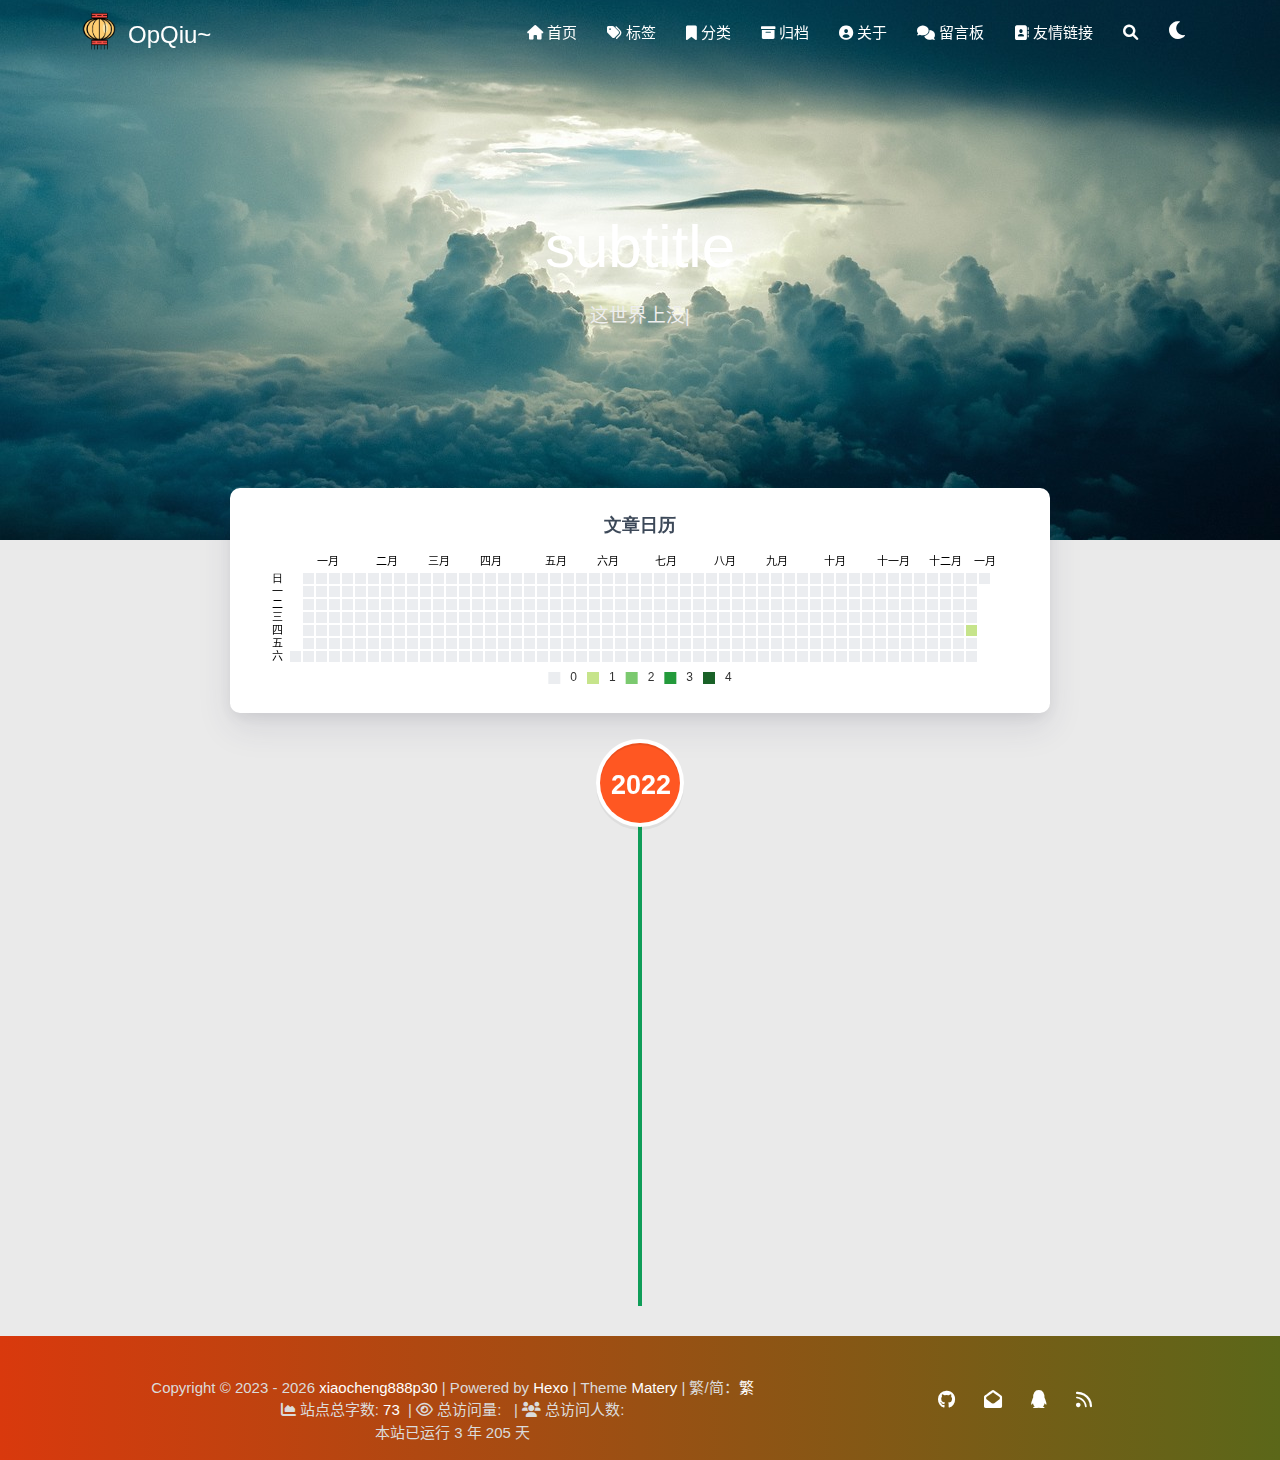
<file: archives/index.html>
<!DOCTYPE HTML>
<html lang="zh-CN">


<head>
    <script>(function(i,s,o,g,r,a,m){i["DaoVoiceObject"]=r;i[r]=i[r]||function(){(i[r].q=i[r].q||[]).push(arguments)},i[r].l=1*new Date();a=s.createElement(o),m=s.getElementsByTagName(o)[0];a.async=1;a.src=g;a.charset="utf-8";m.parentNode.insertBefore(a,m)})(window,document,"script",('https:' == document.location.protocol ? 'https:' : 'http:') + "//widget.daovoice.io/widget/12710464.js","daovoice")</script>
    <meta charset="utf-8">
    <meta name="keywords" content="归档, OpQiu~">
    <meta name="description" content="OpQiu~">
    <meta http-equiv="X-UA-Compatible" content="IE=edge">
    <meta name="viewport" content="width=device-width, initial-scale=1.0, user-scalable=no">
    <meta name="renderer" content="webkit|ie-stand|ie-comp">
    <meta name="mobile-web-app-capable" content="yes">
    <meta name="format-detection" content="telephone=no">
    <meta name="apple-mobile-web-app-capable" content="yes">
    <meta name="apple-mobile-web-app-status-bar-style" content="black-translucent">
    <meta name="referrer" content="no-referrer-when-downgrade">
    <!-- Global site tag (gtag.js) - Google Analytics -->


    <title>归档 | OpQiu~</title>
    <link rel="icon" type="image/png" href="/favicon.png">
    


    <!-- bg-cover style     -->



<link rel="stylesheet" type="text/css" href="/libs/awesome/css/all.min.css">
<link rel="stylesheet" type="text/css" href="/libs/materialize/materialize.min.css">
<link rel="stylesheet" type="text/css" href="/libs/aos/aos.css">
<link rel="stylesheet" type="text/css" href="/libs/animate/animate.min.css">
<link rel="stylesheet" type="text/css" href="/libs/lightGallery/css/lightgallery.min.css">
<link rel="stylesheet" type="text/css" href="/css/matery.css">
<link rel="stylesheet" type="text/css" href="/css/my.css">
<link rel="stylesheet" type="text/css" href="/css/dark.css" media="none" onload="if(media!='all')media='all'">




    <link rel="stylesheet" href="/libs/tocbot/tocbot.css">
    <link rel="stylesheet" href="/css/post.css">




    
        <link rel="stylesheet" type="text/css" href="/css/reward.css">
    



    <script src="/libs/jquery/jquery-3.6.0.min.js"></script>

<meta name="generator" content="Hexo 6.3.0">
<style>.github-emoji { position: relative; display: inline-block; width: 1.2em; min-height: 1.2em; overflow: hidden; vertical-align: top; color: transparent; }  .github-emoji > span { position: relative; z-index: 10; }  .github-emoji img, .github-emoji .fancybox { margin: 0 !important; padding: 0 !important; border: none !important; outline: none !important; text-decoration: none !important; user-select: none !important; cursor: auto !important; }  .github-emoji img { height: 1.2em !important; width: 1.2em !important; position: absolute !important; left: 50% !important; top: 50% !important; transform: translate(-50%, -50%) !important; user-select: none !important; cursor: auto !important; } .github-emoji-fallback { color: inherit; } .github-emoji-fallback img { opacity: 0 !important; }</style>
<link rel="alternate" href="/atom.xml" title="OpQiu~" type="application/atom+xml">
</head>


<body>
    <header class="navbar-fixed">
    <nav id="headNav" class="bg-color nav-transparent">
        <div id="navContainer" class="nav-wrapper container">
            <div class="brand-logo">
                <a href="/" class="waves-effect waves-light">
                    
                    <img src="/medias/logo.png" class="logo-img" alt="LOGO">
                    
                    <span class="logo-span">OpQiu~</span>
                </a>
            </div>
            

<a href="#" data-target="mobile-nav" class="sidenav-trigger button-collapse"><i class="fas fa-bars"></i></a>
<ul class="right nav-menu">
  
  <li class="hide-on-med-and-down nav-item">
    
    <a href="/" class="waves-effect waves-light">
      
      <i class="fas fa-home" style="zoom: 0.6;"></i>
      
      <span>首页</span>
    </a>
    
  </li>
  
  <li class="hide-on-med-and-down nav-item">
    
    <a href="/tags" class="waves-effect waves-light">
      
      <i class="fas fa-tags" style="zoom: 0.6;"></i>
      
      <span>标签</span>
    </a>
    
  </li>
  
  <li class="hide-on-med-and-down nav-item">
    
    <a href="/categories" class="waves-effect waves-light">
      
      <i class="fas fa-bookmark" style="zoom: 0.6;"></i>
      
      <span>分类</span>
    </a>
    
  </li>
  
  <li class="hide-on-med-and-down nav-item">
    
    <a href="/archives" class="waves-effect waves-light">
      
      <i class="fas fa-archive" style="zoom: 0.6;"></i>
      
      <span>归档</span>
    </a>
    
  </li>
  
  <li class="hide-on-med-and-down nav-item">
    
    <a href="/about" class="waves-effect waves-light">
      
      <i class="fas fa-user-circle" style="zoom: 0.6;"></i>
      
      <span>关于</span>
    </a>
    
  </li>
  
  <li class="hide-on-med-and-down nav-item">
    
    <a href="/contact" class="waves-effect waves-light">
      
      <i class="fas fa-comments" style="zoom: 0.6;"></i>
      
      <span>留言板</span>
    </a>
    
  </li>
  
  <li class="hide-on-med-and-down nav-item">
    
    <a href="/friends" class="waves-effect waves-light">
      
      <i class="fas fa-address-book" style="zoom: 0.6;"></i>
      
      <span>友情链接</span>
    </a>
    
  </li>
  
  <li>
    <a href="#searchModal" class="modal-trigger waves-effect waves-light">
      <i id="searchIcon" class="fas fa-search" title="搜索" style="zoom: 0.85;"></i>
    </a>
  </li>
  <li>
    <a href="javascript:;" class="waves-effect waves-light" onclick="switchNightMode()" title="深色/浅色模式" >
      <i id="sum-moon-icon" class="fas fa-sun" style="zoom: 0.85;"></i>
    </a>
  </li>
</ul>


<div id="mobile-nav" class="side-nav sidenav">

    <div class="mobile-head bg-color">
        
        <img src="/medias/logo.png" class="logo-img circle responsive-img">
        
        <div class="logo-name">OpQiu~</div>
        <div class="logo-desc">
            
            Never really desperate, only the lost of the soul.
            
        </div>
    </div>

    <ul class="menu-list mobile-menu-list">
        
        <li class="m-nav-item">
	  
		<a href="/" class="waves-effect waves-light">
			
			    <i class="fa-fw fas fa-home"></i>
			
			首页
		</a>
          
        </li>
        
        <li class="m-nav-item">
	  
		<a href="/tags" class="waves-effect waves-light">
			
			    <i class="fa-fw fas fa-tags"></i>
			
			标签
		</a>
          
        </li>
        
        <li class="m-nav-item">
	  
		<a href="/categories" class="waves-effect waves-light">
			
			    <i class="fa-fw fas fa-bookmark"></i>
			
			分类
		</a>
          
        </li>
        
        <li class="m-nav-item">
	  
		<a href="/archives" class="waves-effect waves-light">
			
			    <i class="fa-fw fas fa-archive"></i>
			
			归档
		</a>
          
        </li>
        
        <li class="m-nav-item">
	  
		<a href="/about" class="waves-effect waves-light">
			
			    <i class="fa-fw fas fa-user-circle"></i>
			
			关于
		</a>
          
        </li>
        
        <li class="m-nav-item">
	  
		<a href="/contact" class="waves-effect waves-light">
			
			    <i class="fa-fw fas fa-comments"></i>
			
			留言板
		</a>
          
        </li>
        
        <li class="m-nav-item">
	  
		<a href="/friends" class="waves-effect waves-light">
			
			    <i class="fa-fw fas fa-address-book"></i>
			
			友情链接
		</a>
          
        </li>
        
        
        <li><div class="divider"></div></li>
        <li>
            <a href="https://github.com/xiaocheng888p30/xiaocheng888p30.github.io" class="waves-effect waves-light" target="_blank">
                <i class="fab fa-github-square fa-fw"></i>Fork Me
            </a>
        </li>
        
    </ul>
</div>


        </div>

        
            <style>
    .nav-transparent .github-corner {
        display: none !important;
    }

    .github-corner {
        position: absolute;
        z-index: 10;
        top: 0;
        right: 0;
        border: 0;
        transform: scale(1.1);
    }

    .github-corner svg {
        color: #0f9d58;
        fill: #fff;
        height: 64px;
        width: 64px;
    }

    .github-corner:hover .octo-arm {
        animation: a 0.56s ease-in-out;
    }

    .github-corner .octo-arm {
        animation: none;
    }

    @keyframes a {
        0%,
        to {
            transform: rotate(0);
        }
        20%,
        60% {
            transform: rotate(-25deg);
        }
        40%,
        80% {
            transform: rotate(10deg);
        }
    }
</style>

<a href="https://github.com/xiaocheng888p30/xiaocheng888p30.github.io" class="github-corner tooltipped hide-on-med-and-down" target="_blank"
   data-tooltip="Fork Me" data-position="left" data-delay="50">
    <svg viewBox="0 0 250 250" aria-hidden="true">
        <path d="M0,0 L115,115 L130,115 L142,142 L250,250 L250,0 Z"></path>
        <path d="M128.3,109.0 C113.8,99.7 119.0,89.6 119.0,89.6 C122.0,82.7 120.5,78.6 120.5,78.6 C119.2,72.0 123.4,76.3 123.4,76.3 C127.3,80.9 125.5,87.3 125.5,87.3 C122.9,97.6 130.6,101.9 134.4,103.2"
              fill="currentColor" style="transform-origin: 130px 106px;" class="octo-arm"></path>
        <path d="M115.0,115.0 C114.9,115.1 118.7,116.5 119.8,115.4 L133.7,101.6 C136.9,99.2 139.9,98.4 142.2,98.6 C133.8,88.0 127.5,74.4 143.8,58.0 C148.5,53.4 154.0,51.2 159.7,51.0 C160.3,49.4 163.2,43.6 171.4,40.1 C171.4,40.1 176.1,42.5 178.8,56.2 C183.1,58.6 187.2,61.8 190.9,65.4 C194.5,69.0 197.7,73.2 200.1,77.6 C213.8,80.2 216.3,84.9 216.3,84.9 C212.7,93.1 206.9,96.0 205.4,96.6 C205.1,102.4 203.0,107.8 198.3,112.5 C181.9,128.9 168.3,122.5 157.7,114.1 C157.9,116.9 156.7,120.9 152.7,124.9 L141.0,136.5 C139.8,137.7 141.6,141.9 141.8,141.8 Z"
              fill="currentColor" class="octo-body"></path>
    </svg>
</a>
        
    </nav>

</header>

    <div class="bg-cover pd-header about-cover">
    <div class="container">
    <div class="row">
    <div class="col s10 offset-s1 m8 offset-m2 l8 offset-l2">
        <div class="brand">
            <div class="title center-align">
                
                    subtitle
                
            </div>

            <div class="description center-align">
                
                <span id="subtitle"></span>
                <script src="/libs/typed/typed.js"></script>
                <script>
                    var typed = new Typed("#subtitle", {
                        strings: [ 
                            
                                "这世界上没有什么事是理所当然的",
                            
                                "Nothing in this world can be taken for granted",
                            
                        ],
                        startDelay: 300,
                        typeSpeed: 100,
                        loop: true,
                        backSpeed: 50,
                        showCursor: true
                    });
                </script>
                
            </div>
        </div>
    </div>
</div>


<script>
    // 每天切换 banner 图.  Switch banner image every day.
    var bannerUrl = "/medias/banner/" + new Date().getDay() + '.jpg';
    $('.bg-cover').css('background-image', 'url(' + bannerUrl + ')');
</script>


    </div>
</div>

<main class="content">

    
    <div class="container archive-calendar">
    <div class="card">
        <div id="post-calendar" class="card-content"></div>
    </div>
</div>

<script type="text/javascript" src="/libs/echarts/echarts.min.js"></script>
<script type="text/javascript">
    let myChart = echarts.init(document.getElementById('post-calendar'));

    

    let option = {
        title: {
            top: 0,
            text: '文章日历',
            left: 'center',
            textStyle: {
                color: '#3C4858'
            }
        },
        tooltip: {
            padding: 10,
            backgroundColor: '#555',
            borderColor: '#777',
            borderWidth: 1,
            formatter: function (obj) {
                var value = obj.value;
                return '<div style="font-size: 14px;">' + value[0] + '：' + value[1] + '</div>';
            }
        },
        visualMap: {
            show: true,
            showLabel: true,
            categories: [0, 1, 2, 3, 4],
            calculable: true,
            inRange: {
                symbol: 'rect',
                color: ['#ebedf0', '#c6e48b', '#7bc96f', '#239a3b', '#196127']
            },
            itemWidth: 12,
            itemHeight: 12,
            orient: 'horizontal',
            left: 'center',
            bottom: 0
        },
        calendar: [{
            left: 'center',
            range: ["2022-01-01", "2023-01-01"],
            cellSize: [13, 13],
            splitLine: {
                show: false
            },
            itemStyle: {
                color: '#196127',
                borderColor: '#fff',
                borderWidth: 2
            },
            yearLabel: {
                show: false
            },
            monthLabel: {
                nameMap: 'cn',
                fontSize: 11
            },
            dayLabel: {
                formatter: '{start}  1st',
                nameMap: 'cn',
                fontSize: 11
            }
        }],
        series: [{
            type: 'heatmap',
            coordinateSystem: 'calendar',
            calendarIndex: 0,
            data: [["2022-01-01", 0], ["2022-01-02", 0], ["2022-01-03", 0], ["2022-01-04", 0], ["2022-01-05", 0], ["2022-01-06", 0], ["2022-01-07", 0], ["2022-01-08", 0], ["2022-01-09", 0], ["2022-01-10", 0], ["2022-01-11", 0], ["2022-01-12", 0], ["2022-01-13", 0], ["2022-01-14", 0], ["2022-01-15", 0], ["2022-01-16", 0], ["2022-01-17", 0], ["2022-01-18", 0], ["2022-01-19", 0], ["2022-01-20", 0], ["2022-01-21", 0], ["2022-01-22", 0], ["2022-01-23", 0], ["2022-01-24", 0], ["2022-01-25", 0], ["2022-01-26", 0], ["2022-01-27", 0], ["2022-01-28", 0], ["2022-01-29", 0], ["2022-01-30", 0], ["2022-01-31", 0], ["2022-02-01", 0], ["2022-02-02", 0], ["2022-02-03", 0], ["2022-02-04", 0], ["2022-02-05", 0], ["2022-02-06", 0], ["2022-02-07", 0], ["2022-02-08", 0], ["2022-02-09", 0], ["2022-02-10", 0], ["2022-02-11", 0], ["2022-02-12", 0], ["2022-02-13", 0], ["2022-02-14", 0], ["2022-02-15", 0], ["2022-02-16", 0], ["2022-02-17", 0], ["2022-02-18", 0], ["2022-02-19", 0], ["2022-02-20", 0], ["2022-02-21", 0], ["2022-02-22", 0], ["2022-02-23", 0], ["2022-02-24", 0], ["2022-02-25", 0], ["2022-02-26", 0], ["2022-02-27", 0], ["2022-02-28", 0], ["2022-03-01", 0], ["2022-03-02", 0], ["2022-03-03", 0], ["2022-03-04", 0], ["2022-03-05", 0], ["2022-03-06", 0], ["2022-03-07", 0], ["2022-03-08", 0], ["2022-03-09", 0], ["2022-03-10", 0], ["2022-03-11", 0], ["2022-03-12", 0], ["2022-03-13", 0], ["2022-03-14", 0], ["2022-03-15", 0], ["2022-03-16", 0], ["2022-03-17", 0], ["2022-03-18", 0], ["2022-03-19", 0], ["2022-03-20", 0], ["2022-03-21", 0], ["2022-03-22", 0], ["2022-03-23", 0], ["2022-03-24", 0], ["2022-03-25", 0], ["2022-03-26", 0], ["2022-03-27", 0], ["2022-03-28", 0], ["2022-03-29", 0], ["2022-03-30", 0], ["2022-03-31", 0], ["2022-04-01", 0], ["2022-04-02", 0], ["2022-04-03", 0], ["2022-04-04", 0], ["2022-04-05", 0], ["2022-04-06", 0], ["2022-04-07", 0], ["2022-04-08", 0], ["2022-04-09", 0], ["2022-04-10", 0], ["2022-04-11", 0], ["2022-04-12", 0], ["2022-04-13", 0], ["2022-04-14", 0], ["2022-04-15", 0], ["2022-04-16", 0], ["2022-04-17", 0], ["2022-04-18", 0], ["2022-04-19", 0], ["2022-04-20", 0], ["2022-04-21", 0], ["2022-04-22", 0], ["2022-04-23", 0], ["2022-04-24", 0], ["2022-04-25", 0], ["2022-04-26", 0], ["2022-04-27", 0], ["2022-04-28", 0], ["2022-04-29", 0], ["2022-04-30", 0], ["2022-05-01", 0], ["2022-05-02", 0], ["2022-05-03", 0], ["2022-05-04", 0], ["2022-05-05", 0], ["2022-05-06", 0], ["2022-05-07", 0], ["2022-05-08", 0], ["2022-05-09", 0], ["2022-05-10", 0], ["2022-05-11", 0], ["2022-05-12", 0], ["2022-05-13", 0], ["2022-05-14", 0], ["2022-05-15", 0], ["2022-05-16", 0], ["2022-05-17", 0], ["2022-05-18", 0], ["2022-05-19", 0], ["2022-05-20", 0], ["2022-05-21", 0], ["2022-05-22", 0], ["2022-05-23", 0], ["2022-05-24", 0], ["2022-05-25", 0], ["2022-05-26", 0], ["2022-05-27", 0], ["2022-05-28", 0], ["2022-05-29", 0], ["2022-05-30", 0], ["2022-05-31", 0], ["2022-06-01", 0], ["2022-06-02", 0], ["2022-06-03", 0], ["2022-06-04", 0], ["2022-06-05", 0], ["2022-06-06", 0], ["2022-06-07", 0], ["2022-06-08", 0], ["2022-06-09", 0], ["2022-06-10", 0], ["2022-06-11", 0], ["2022-06-12", 0], ["2022-06-13", 0], ["2022-06-14", 0], ["2022-06-15", 0], ["2022-06-16", 0], ["2022-06-17", 0], ["2022-06-18", 0], ["2022-06-19", 0], ["2022-06-20", 0], ["2022-06-21", 0], ["2022-06-22", 0], ["2022-06-23", 0], ["2022-06-24", 0], ["2022-06-25", 0], ["2022-06-26", 0], ["2022-06-27", 0], ["2022-06-28", 0], ["2022-06-29", 0], ["2022-06-30", 0], ["2022-07-01", 0], ["2022-07-02", 0], ["2022-07-03", 0], ["2022-07-04", 0], ["2022-07-05", 0], ["2022-07-06", 0], ["2022-07-07", 0], ["2022-07-08", 0], ["2022-07-09", 0], ["2022-07-10", 0], ["2022-07-11", 0], ["2022-07-12", 0], ["2022-07-13", 0], ["2022-07-14", 0], ["2022-07-15", 0], ["2022-07-16", 0], ["2022-07-17", 0], ["2022-07-18", 0], ["2022-07-19", 0], ["2022-07-20", 0], ["2022-07-21", 0], ["2022-07-22", 0], ["2022-07-23", 0], ["2022-07-24", 0], ["2022-07-25", 0], ["2022-07-26", 0], ["2022-07-27", 0], ["2022-07-28", 0], ["2022-07-29", 0], ["2022-07-30", 0], ["2022-07-31", 0], ["2022-08-01", 0], ["2022-08-02", 0], ["2022-08-03", 0], ["2022-08-04", 0], ["2022-08-05", 0], ["2022-08-06", 0], ["2022-08-07", 0], ["2022-08-08", 0], ["2022-08-09", 0], ["2022-08-10", 0], ["2022-08-11", 0], ["2022-08-12", 0], ["2022-08-13", 0], ["2022-08-14", 0], ["2022-08-15", 0], ["2022-08-16", 0], ["2022-08-17", 0], ["2022-08-18", 0], ["2022-08-19", 0], ["2022-08-20", 0], ["2022-08-21", 0], ["2022-08-22", 0], ["2022-08-23", 0], ["2022-08-24", 0], ["2022-08-25", 0], ["2022-08-26", 0], ["2022-08-27", 0], ["2022-08-28", 0], ["2022-08-29", 0], ["2022-08-30", 0], ["2022-08-31", 0], ["2022-09-01", 0], ["2022-09-02", 0], ["2022-09-03", 0], ["2022-09-04", 0], ["2022-09-05", 0], ["2022-09-06", 0], ["2022-09-07", 0], ["2022-09-08", 0], ["2022-09-09", 0], ["2022-09-10", 0], ["2022-09-11", 0], ["2022-09-12", 0], ["2022-09-13", 0], ["2022-09-14", 0], ["2022-09-15", 0], ["2022-09-16", 0], ["2022-09-17", 0], ["2022-09-18", 0], ["2022-09-19", 0], ["2022-09-20", 0], ["2022-09-21", 0], ["2022-09-22", 0], ["2022-09-23", 0], ["2022-09-24", 0], ["2022-09-25", 0], ["2022-09-26", 0], ["2022-09-27", 0], ["2022-09-28", 0], ["2022-09-29", 0], ["2022-09-30", 0], ["2022-10-01", 0], ["2022-10-02", 0], ["2022-10-03", 0], ["2022-10-04", 0], ["2022-10-05", 0], ["2022-10-06", 0], ["2022-10-07", 0], ["2022-10-08", 0], ["2022-10-09", 0], ["2022-10-10", 0], ["2022-10-11", 0], ["2022-10-12", 0], ["2022-10-13", 0], ["2022-10-14", 0], ["2022-10-15", 0], ["2022-10-16", 0], ["2022-10-17", 0], ["2022-10-18", 0], ["2022-10-19", 0], ["2022-10-20", 0], ["2022-10-21", 0], ["2022-10-22", 0], ["2022-10-23", 0], ["2022-10-24", 0], ["2022-10-25", 0], ["2022-10-26", 0], ["2022-10-27", 0], ["2022-10-28", 0], ["2022-10-29", 0], ["2022-10-30", 0], ["2022-10-31", 0], ["2022-11-01", 0], ["2022-11-02", 0], ["2022-11-03", 0], ["2022-11-04", 0], ["2022-11-05", 0], ["2022-11-06", 0], ["2022-11-07", 0], ["2022-11-08", 0], ["2022-11-09", 0], ["2022-11-10", 0], ["2022-11-11", 0], ["2022-11-12", 0], ["2022-11-13", 0], ["2022-11-14", 0], ["2022-11-15", 0], ["2022-11-16", 0], ["2022-11-17", 0], ["2022-11-18", 0], ["2022-11-19", 0], ["2022-11-20", 0], ["2022-11-21", 0], ["2022-11-22", 0], ["2022-11-23", 0], ["2022-11-24", 0], ["2022-11-25", 0], ["2022-11-26", 0], ["2022-11-27", 0], ["2022-11-28", 0], ["2022-11-29", 0], ["2022-11-30", 0], ["2022-12-01", 0], ["2022-12-02", 0], ["2022-12-03", 0], ["2022-12-04", 0], ["2022-12-05", 0], ["2022-12-06", 0], ["2022-12-07", 0], ["2022-12-08", 0], ["2022-12-09", 0], ["2022-12-10", 0], ["2022-12-11", 0], ["2022-12-12", 0], ["2022-12-13", 0], ["2022-12-14", 0], ["2022-12-15", 0], ["2022-12-16", 0], ["2022-12-17", 0], ["2022-12-18", 0], ["2022-12-19", 0], ["2022-12-20", 0], ["2022-12-21", 0], ["2022-12-22", 0], ["2022-12-23", 0], ["2022-12-24", 0], ["2022-12-25", 0], ["2022-12-26", 0], ["2022-12-27", 0], ["2022-12-28", 0], ["2022-12-29", 1], ["2022-12-30", 0], ["2022-12-31", 0], ["2023-01-01", 0]]
        }]

    };

    myChart.setOption(option);
</script>

    

    

    <div id="cd-timeline" class="container">
        
        <div class="cd-timeline-block">

            
            
            
            <div class="cd-timeline-img year" data-aos="zoom-in-up">
                <a href="/archives/2022">2022</a>
            </div>
            

            
            
            
            <div class="cd-timeline-img month" data-aos="zoom-in-up">
                <a href="/archives/2022/12">12</a>
            </div>
            

            
            <div class="cd-timeline-img day" data-aos="zoom-in-up">
                <span>29</span>
            </div>
            <article class="cd-timeline-content" data-aos="fade-up">
                <div class="article col s12 m6">
                    <div class="card">
                        <a href="/2022/12/29/hello-world/">
                            <div class="card-image">
                                
                                
                                <img src="/medias/featureimages/12.jpg" class="responsive-img" alt="Hello World">
                                
                                <span class="card-title">Hello World</span>
                            </div>
                        </a>
                        <div class="card-content article-content">
                            <div class="summary block-with-text">
                                
                                    Welcome to Hexo! This is your very first post. Check documentation for more info. If you get any problems when using Hex
                                
                            </div>
                            <div class="publish-info">
                                <span class="publish-date">
                                    <i class="far fa-clock fa-fw icon-date"></i>2022-12-29
                                </span>
                                <span class="publish-author">
                                    
                                    <i class="fas fa-user fa-fw"></i>
                                    xiaocheng888p30
                                    
                                </span>
                            </div>
                        </div>

                        
                    </div>
                </div>
            </article>
        </div>
        
    </div>

</main>




    <footer class="page-footer bg-color">
    
        <link rel="stylesheet" href="/libs/aplayer/APlayer.min.css">
<style>
    .aplayer .aplayer-lrc p {
        
        display: none;
        
        font-size: 12px;
        font-weight: 700;
        line-height: 16px !important;
    }

    .aplayer .aplayer-lrc p.aplayer-lrc-current {
        
        display: none;
        
        font-size: 15px;
        color: #42b983;
    }

    
    .aplayer.aplayer-fixed.aplayer-narrow .aplayer-body {
        left: -66px !important;
    }

    .aplayer.aplayer-fixed.aplayer-narrow .aplayer-body:hover {
        left: 0px !important;
    }

    
</style>
<div class="">
    
    <div class="row">
        <meting-js class="col l8 offset-l2 m10 offset-m1 s12"
                   server="netease"
                   type="playlist"
                   id="5127071989"
                   fixed='true'
                   autoplay='false'
                   theme='#42b983'
                   loop='all'
                   order='random'
                   preload='auto'
                   volume='0.7'
                   list-folded='true'
        >
        </meting-js>
    </div>
</div>

<script src="/libs/aplayer/APlayer.min.js"></script>
<script src="/libs/aplayer/Meting.min.js"></script>

    

    <div class="container row center-align"
         style="margin-bottom: 15px !important;">
        <div class="col s12 m8 l8 copy-right">
            Copyright&nbsp;&copy;
            
                <span id="year">2023</span>
            
            <a href="/about" target="_blank">xiaocheng888p30</a>
            |&nbsp;Powered by&nbsp;<a href="https://hexo.io/" target="_blank">Hexo</a>
            |&nbsp;Theme&nbsp;<a href="https://github.com/blinkfox/hexo-theme-matery" target="_blank">Matery</a>
            
                <span id="translate">|&nbsp;繁/简：</span><a id="translateLink" href="javascript:translatePage();">繁</a>
            
            <br>
            
                &nbsp;<i class="fas fa-chart-area"></i>&nbsp;站点总字数:&nbsp;<span
                        class="white-color">73</span>
            
            
            
                
            
            
                <span id="busuanzi_container_site_pv">
                &nbsp;|&nbsp;<i class="far fa-eye"></i>&nbsp;总访问量:&nbsp;
                    <span id="busuanzi_value_site_pv" class="white-color"></span>
            </span>
            
            
                <span id="busuanzi_container_site_uv">
                &nbsp;|&nbsp;<i class="fas fa-users"></i>&nbsp;总访问人数:&nbsp;
                    <span id="busuanzi_value_site_uv" class="white-color"></span>
            </span>
            
            <br>

            <!-- 运行天数提醒. -->
            
                <span id="sitetime"> Loading ...</span>
                <script>
                    var calcSiteTime = function () {
                        var seconds = 1000;
                        var minutes = seconds * 60;
                        var hours = minutes * 60;
                        var days = hours * 24;
                        var years = days * 365;
                        var today = new Date();
                        var startYear = "2023";
                        var startMonth = "1";
                        var startDate = "1";
                        var startHour = "0";
                        var startMinute = "0";
                        var startSecond = "0";
                        var todayYear = today.getFullYear();
                        var todayMonth = today.getMonth() + 1;
                        var todayDate = today.getDate();
                        var todayHour = today.getHours();
                        var todayMinute = today.getMinutes();
                        var todaySecond = today.getSeconds();
                        var t1 = Date.UTC(startYear, startMonth, startDate, startHour, startMinute, startSecond);
                        var t2 = Date.UTC(todayYear, todayMonth, todayDate, todayHour, todayMinute, todaySecond);
                        var diff = t2 - t1;
                        var diffYears = Math.floor(diff / years);
                        var diffDays = Math.floor((diff / days) - diffYears * 365);

                        // 区分是否有年份.
                        var language = 'zh-CN';
                        if (startYear === String(todayYear)) {
                            document.getElementById("year").innerHTML = todayYear;
                            var daysTip = 'This site has been running for ' + diffDays + ' days';
                            if (language === 'zh-CN') {
                                daysTip = '本站已运行 ' + diffDays + ' 天';
                            } else if (language === 'zh-HK') {
                                daysTip = '本站已運行 ' + diffDays + ' 天';
                            }
                            document.getElementById("sitetime").innerHTML = daysTip;
                        } else {
                            document.getElementById("year").innerHTML = startYear + " - " + todayYear;
                            var yearsAndDaysTip = 'This site has been running for ' + diffYears + ' years and '
                                + diffDays + ' days';
                            if (language === 'zh-CN') {
                                yearsAndDaysTip = '本站已运行 ' + diffYears + ' 年 ' + diffDays + ' 天';
                            } else if (language === 'zh-HK') {
                                yearsAndDaysTip = '本站已運行 ' + diffYears + ' 年 ' + diffDays + ' 天';
                            }
                            document.getElementById("sitetime").innerHTML = yearsAndDaysTip;
                        }
                    }

                    calcSiteTime();
                </script>
            
            <br>
            
        </div>
        <div class="col s12 m4 l4 social-link social-statis">
    <a href="https://github.com/xiaocheng888p30/xiaocheng888p30.github.io" class="tooltipped" target="_blank" data-tooltip="访问我的GitHub" data-position="top" data-delay="50">
        <i class="fab fa-github"></i>
    </a>



    <a href="mailto:1075284275@qq.com" class="tooltipped" target="_blank" data-tooltip="邮件联系我" data-position="top" data-delay="50">
        <i class="fas fa-envelope-open"></i>
    </a>







    <a href="tencent://AddContact/?fromId=50&fromSubId=1&subcmd=all&uin=1075284275" class="tooltipped" target="_blank" data-tooltip="QQ联系我: 1075284275" data-position="top" data-delay="50">
        <i class="fab fa-qq"></i>
    </a>







    <a href="/atom.xml" class="tooltipped" target="_blank" data-tooltip="RSS 订阅" data-position="top" data-delay="50">
        <i class="fas fa-rss"></i>
    </a>

</div>
    </div>
    <link rel="stylesheet" href="/css/prism.css">
<script src="/js/prism.js" async></script>
</footer>
<div class="progress-bar"></div>




    <!-- 搜索遮罩框 -->
<div id="searchModal" class="modal">
    <div class="modal-content">
        <div class="search-header">
            <span class="title"><i class="fas fa-search"></i>&nbsp;&nbsp;搜索</span>
            <input type="search" id="searchInput" name="s" placeholder="请输入搜索的关键字"
                   class="search-input">
        </div>
        <div id="searchResult"></div>
    </div>
</div>

<script type="text/javascript">
$(function () {
    var searchFunc = function (path, search_id, content_id) {
        'use strict';
        $.ajax({
            url: path,
            dataType: "xml",
            success: function (xmlResponse) {
                // get the contents from search data
                var datas = $("entry", xmlResponse).map(function () {
                    return {
                        title: $("title", this).text(),
                        content: $("content", this).text(),
                        url: $("url", this).text()
                    };
                }).get();
                var $input = document.getElementById(search_id);
                var $resultContent = document.getElementById(content_id);
                $input.addEventListener('input', function () {
                    var str = '<ul class=\"search-result-list\">';
                    var keywords = this.value.trim().toLowerCase().split(/[\s\-]+/);
                    $resultContent.innerHTML = "";
                    if (this.value.trim().length <= 0) {
                        return;
                    }
                    // perform local searching
                    datas.forEach(function (data) {
                        var isMatch = true;
                        var data_title = data.title.trim().toLowerCase();
                        var data_content = data.content.trim().replace(/<[^>]+>/g, "").toLowerCase();
                        var data_url = data.url;
                        data_url = data_url.indexOf('/') === 0 ? data.url : '/' + data_url;
                        var index_title = -1;
                        var index_content = -1;
                        var first_occur = -1;
                        // only match artiles with not empty titles and contents
                        if (data_title !== '' && data_content !== '') {
                            keywords.forEach(function (keyword, i) {
                                index_title = data_title.indexOf(keyword);
                                index_content = data_content.indexOf(keyword);
                                if (index_title < 0 && index_content < 0) {
                                    isMatch = false;
                                } else {
                                    if (index_content < 0) {
                                        index_content = 0;
                                    }
                                    if (i === 0) {
                                        first_occur = index_content;
                                    }
                                }
                            });
                        }
                        // show search results
                        if (isMatch) {
                            str += "<li><a href='" + data_url + "' class='search-result-title'>" + data_title + "</a>";
                            var content = data.content.trim().replace(/<[^>]+>/g, "");
                            if (first_occur >= 0) {
                                // cut out 100 characters
                                var start = first_occur - 20;
                                var end = first_occur + 80;
                                if (start < 0) {
                                    start = 0;
                                }
                                if (start === 0) {
                                    end = 100;
                                }
                                if (end > content.length) {
                                    end = content.length;
                                }
                                var match_content = content.substr(start, end);
                                // highlight all keywords
                                keywords.forEach(function (keyword) {
                                    var regS = new RegExp(keyword, "gi");
                                    match_content = match_content.replace(regS, "<em class=\"search-keyword\">" + keyword + "</em>");
                                });

                                str += "<p class=\"search-result\">" + match_content + "...</p>"
                            }
                            str += "</li>";
                        }
                    });
                    str += "</ul>";
                    $resultContent.innerHTML = str;
                });
            }
        });
    };

    searchFunc('/search.xml', 'searchInput', 'searchResult');
});
</script>

    <!-- 白天和黑夜主题 -->
<div class="stars-con">
    <div id="stars"></div>
    <div id="stars2"></div>
    <div id="stars3"></div>  
</div>

<script>
    function switchNightMode() {
        $('<div class="Cuteen_DarkSky"><div class="Cuteen_DarkPlanet"></div></div>').appendTo($('body')),
        setTimeout(function () {
            $('body').hasClass('DarkMode') 
            ? ($('body').removeClass('DarkMode'), localStorage.setItem('isDark', '0'), $('#sum-moon-icon').removeClass("fa-sun").addClass('fa-moon')) 
            : ($('body').addClass('DarkMode'), localStorage.setItem('isDark', '1'), $('#sum-moon-icon').addClass("fa-sun").removeClass('fa-moon')),
            
            setTimeout(function () {
            $('.Cuteen_DarkSky').fadeOut(1e3, function () {
                $(this).remove()
            })
            }, 2e3)
        })
    }
</script>

    <!-- 回到顶部按钮 -->
<div id="backTop" class="top-scroll">
    <a class="btn-floating btn-large waves-effect waves-light" href="#!">
        <i class="fas fa-arrow-up"></i>
    </a>
</div>


    <script src="/libs/materialize/materialize.min.js"></script>
    <script src="/libs/masonry/masonry.pkgd.min.js"></script>
    <script src="/libs/aos/aos.js"></script>
    <script src="/libs/scrollprogress/scrollProgress.min.js"></script>
    <script src="/libs/lightGallery/js/lightgallery-all.min.js"></script>
    <script src="/js/matery.js"></script>

    

    
        <script type="text/javascript" src="/js/tw_cn.js"></script>
        <script type="text/javascript">
          var defaultEncoding = 2; //网站编写字体是否繁体，1-繁体，2-简体
          var translateDelay = 0; //延迟时间,若不在前, 要设定延迟翻译时间, 如100表示100ms,默认为0
          var cookieDomain = "https://xiaocheng888p30.github.io"; //Cookie地址, 一定要设定, 通常为你的网址
          var msgToTraditionalChinese = "繁"; //此处可以更改为你想要显示的文字
          var msgToSimplifiedChinese = "简"; //同上，但两处均不建议更改
          var translateButtonId = "translateLink"; //默认互换id
          translateInitilization();
        </script>
    
    
    

    <!-- 雪花特效 -->
    

    <!-- 鼠标星星特效 -->
    

     
        <script src="https://ssl.captcha.qq.com/TCaptcha.js"></script>
        <script src="/libs/others/TencentCaptcha.js"></script>
        <button id="TencentCaptcha" data-appid="xxxxxxxxxx" data-cbfn="callback" type="button" hidden></button>
    

    <!-- Baidu Analytics -->

    <!-- Baidu Push -->

<script>
    (function () {
        var bp = document.createElement('script');
        var curProtocol = window.location.protocol.split(':')[0];
        if (curProtocol === 'https') {
            bp.src = 'https://zz.bdstatic.com/linksubmit/push.js';
        } else {
            bp.src = 'http://push.zhanzhang.baidu.com/push.js';
        }
        var s = document.getElementsByTagName("script")[0];
        s.parentNode.insertBefore(bp, s);
    })();
</script>

    
    <script src="/libs/others/clicklove.js" async="async"></script>
    
    
    <script async src="/libs/others/busuanzi.pure.mini.js"></script>
    

    

    
    <script>
        (function (i, s, o, g, r, a, m) {
            i["DaoVoiceObject"] = r;
            i[r] = i[r] || function () {
                (i[r].q = i[r].q || []).push(arguments)
            }, i[r].l = 1 * new Date();
            a = s.createElement(o), m = s.getElementsByTagName(o)[0];
            a.async = 1;
            a.src = g;
            a.charset = "utf-8";
            m.parentNode.insertBefore(a, m)
        })(window, document, "script", ('https:' == document.location.protocol ? 'https:' : 'http:') +
            "//widget.daovoice.io/widget/6984b559.js", "daovoice")
        daovoice('init', {
            app_id: "12710464"
        });
        daovoice('update');
    </script>
    

    <!--腾讯兔小巢-->
    
    

    

    

    
    <script src="/libs/instantpage/instantpage.js" type="module"></script>
    

</body>

</html>
</file>
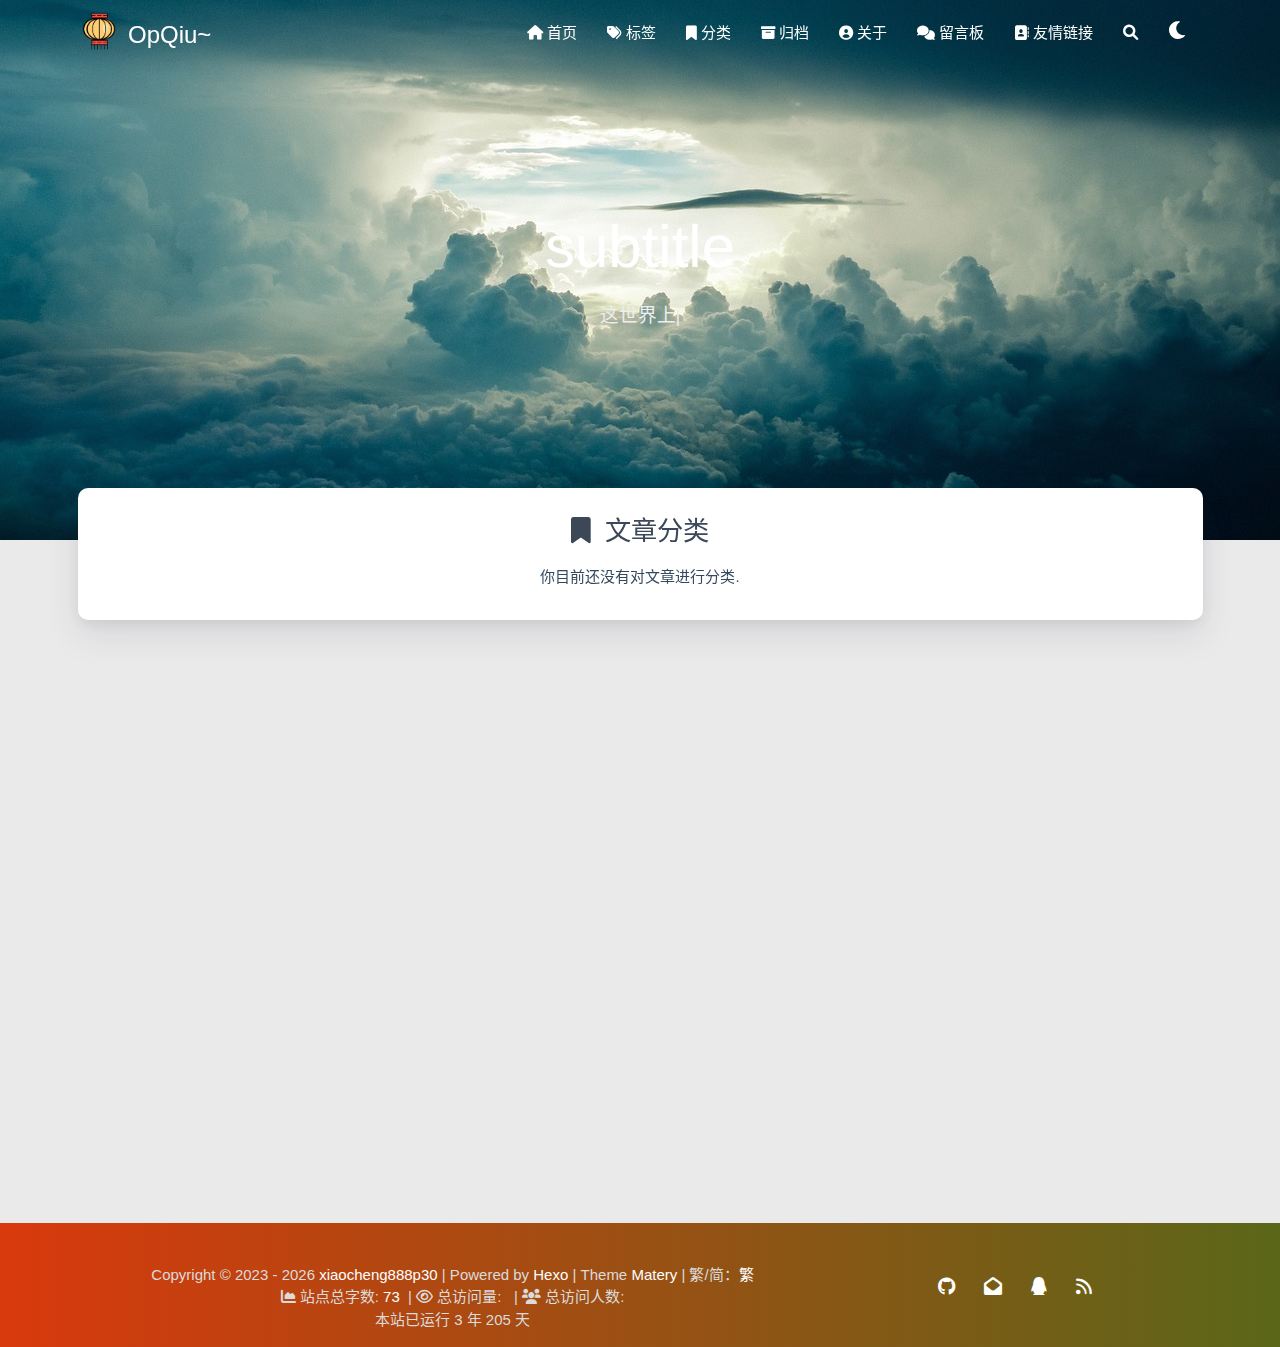
<file: categories/index.html>
<!DOCTYPE HTML>
<html lang="zh-CN">


<head>
    <script>(function(i,s,o,g,r,a,m){i["DaoVoiceObject"]=r;i[r]=i[r]||function(){(i[r].q=i[r].q||[]).push(arguments)},i[r].l=1*new Date();a=s.createElement(o),m=s.getElementsByTagName(o)[0];a.async=1;a.src=g;a.charset="utf-8";m.parentNode.insertBefore(a,m)})(window,document,"script",('https:' == document.location.protocol ? 'https:' : 'http:') + "//widget.daovoice.io/widget/12710464.js","daovoice")</script>
    <meta charset="utf-8">
    <meta name="keywords" content="分类, OpQiu~">
    <meta name="description" content="OpQiu~">
    <meta http-equiv="X-UA-Compatible" content="IE=edge">
    <meta name="viewport" content="width=device-width, initial-scale=1.0, user-scalable=no">
    <meta name="renderer" content="webkit|ie-stand|ie-comp">
    <meta name="mobile-web-app-capable" content="yes">
    <meta name="format-detection" content="telephone=no">
    <meta name="apple-mobile-web-app-capable" content="yes">
    <meta name="apple-mobile-web-app-status-bar-style" content="black-translucent">
    <meta name="referrer" content="no-referrer-when-downgrade">
    <!-- Global site tag (gtag.js) - Google Analytics -->


    <title>分类 | OpQiu~</title>
    <link rel="icon" type="image/png" href="/favicon.png">
    


    <!-- bg-cover style     -->



<link rel="stylesheet" type="text/css" href="/libs/awesome/css/all.min.css">
<link rel="stylesheet" type="text/css" href="/libs/materialize/materialize.min.css">
<link rel="stylesheet" type="text/css" href="/libs/aos/aos.css">
<link rel="stylesheet" type="text/css" href="/libs/animate/animate.min.css">
<link rel="stylesheet" type="text/css" href="/libs/lightGallery/css/lightgallery.min.css">
<link rel="stylesheet" type="text/css" href="/css/matery.css">
<link rel="stylesheet" type="text/css" href="/css/my.css">
<link rel="stylesheet" type="text/css" href="/css/dark.css" media="none" onload="if(media!='all')media='all'">




    <link rel="stylesheet" href="/libs/tocbot/tocbot.css">
    <link rel="stylesheet" href="/css/post.css">




    
        <link rel="stylesheet" type="text/css" href="/css/reward.css">
    



    <script src="/libs/jquery/jquery-3.6.0.min.js"></script>

<meta name="generator" content="Hexo 6.3.0">
<style>.github-emoji { position: relative; display: inline-block; width: 1.2em; min-height: 1.2em; overflow: hidden; vertical-align: top; color: transparent; }  .github-emoji > span { position: relative; z-index: 10; }  .github-emoji img, .github-emoji .fancybox { margin: 0 !important; padding: 0 !important; border: none !important; outline: none !important; text-decoration: none !important; user-select: none !important; cursor: auto !important; }  .github-emoji img { height: 1.2em !important; width: 1.2em !important; position: absolute !important; left: 50% !important; top: 50% !important; transform: translate(-50%, -50%) !important; user-select: none !important; cursor: auto !important; } .github-emoji-fallback { color: inherit; } .github-emoji-fallback img { opacity: 0 !important; }</style>
<link rel="alternate" href="/atom.xml" title="OpQiu~" type="application/atom+xml">
</head>


<body>
    <header class="navbar-fixed">
    <nav id="headNav" class="bg-color nav-transparent">
        <div id="navContainer" class="nav-wrapper container">
            <div class="brand-logo">
                <a href="/" class="waves-effect waves-light">
                    
                    <img src="/medias/logo.png" class="logo-img" alt="LOGO">
                    
                    <span class="logo-span">OpQiu~</span>
                </a>
            </div>
            

<a href="#" data-target="mobile-nav" class="sidenav-trigger button-collapse"><i class="fas fa-bars"></i></a>
<ul class="right nav-menu">
  
  <li class="hide-on-med-and-down nav-item">
    
    <a href="/" class="waves-effect waves-light">
      
      <i class="fas fa-home" style="zoom: 0.6;"></i>
      
      <span>首页</span>
    </a>
    
  </li>
  
  <li class="hide-on-med-and-down nav-item">
    
    <a href="/tags" class="waves-effect waves-light">
      
      <i class="fas fa-tags" style="zoom: 0.6;"></i>
      
      <span>标签</span>
    </a>
    
  </li>
  
  <li class="hide-on-med-and-down nav-item">
    
    <a href="/categories" class="waves-effect waves-light">
      
      <i class="fas fa-bookmark" style="zoom: 0.6;"></i>
      
      <span>分类</span>
    </a>
    
  </li>
  
  <li class="hide-on-med-and-down nav-item">
    
    <a href="/archives" class="waves-effect waves-light">
      
      <i class="fas fa-archive" style="zoom: 0.6;"></i>
      
      <span>归档</span>
    </a>
    
  </li>
  
  <li class="hide-on-med-and-down nav-item">
    
    <a href="/about" class="waves-effect waves-light">
      
      <i class="fas fa-user-circle" style="zoom: 0.6;"></i>
      
      <span>关于</span>
    </a>
    
  </li>
  
  <li class="hide-on-med-and-down nav-item">
    
    <a href="/contact" class="waves-effect waves-light">
      
      <i class="fas fa-comments" style="zoom: 0.6;"></i>
      
      <span>留言板</span>
    </a>
    
  </li>
  
  <li class="hide-on-med-and-down nav-item">
    
    <a href="/friends" class="waves-effect waves-light">
      
      <i class="fas fa-address-book" style="zoom: 0.6;"></i>
      
      <span>友情链接</span>
    </a>
    
  </li>
  
  <li>
    <a href="#searchModal" class="modal-trigger waves-effect waves-light">
      <i id="searchIcon" class="fas fa-search" title="搜索" style="zoom: 0.85;"></i>
    </a>
  </li>
  <li>
    <a href="javascript:;" class="waves-effect waves-light" onclick="switchNightMode()" title="深色/浅色模式" >
      <i id="sum-moon-icon" class="fas fa-sun" style="zoom: 0.85;"></i>
    </a>
  </li>
</ul>


<div id="mobile-nav" class="side-nav sidenav">

    <div class="mobile-head bg-color">
        
        <img src="/medias/logo.png" class="logo-img circle responsive-img">
        
        <div class="logo-name">OpQiu~</div>
        <div class="logo-desc">
            
            Never really desperate, only the lost of the soul.
            
        </div>
    </div>

    <ul class="menu-list mobile-menu-list">
        
        <li class="m-nav-item">
	  
		<a href="/" class="waves-effect waves-light">
			
			    <i class="fa-fw fas fa-home"></i>
			
			首页
		</a>
          
        </li>
        
        <li class="m-nav-item">
	  
		<a href="/tags" class="waves-effect waves-light">
			
			    <i class="fa-fw fas fa-tags"></i>
			
			标签
		</a>
          
        </li>
        
        <li class="m-nav-item">
	  
		<a href="/categories" class="waves-effect waves-light">
			
			    <i class="fa-fw fas fa-bookmark"></i>
			
			分类
		</a>
          
        </li>
        
        <li class="m-nav-item">
	  
		<a href="/archives" class="waves-effect waves-light">
			
			    <i class="fa-fw fas fa-archive"></i>
			
			归档
		</a>
          
        </li>
        
        <li class="m-nav-item">
	  
		<a href="/about" class="waves-effect waves-light">
			
			    <i class="fa-fw fas fa-user-circle"></i>
			
			关于
		</a>
          
        </li>
        
        <li class="m-nav-item">
	  
		<a href="/contact" class="waves-effect waves-light">
			
			    <i class="fa-fw fas fa-comments"></i>
			
			留言板
		</a>
          
        </li>
        
        <li class="m-nav-item">
	  
		<a href="/friends" class="waves-effect waves-light">
			
			    <i class="fa-fw fas fa-address-book"></i>
			
			友情链接
		</a>
          
        </li>
        
        
        <li><div class="divider"></div></li>
        <li>
            <a href="https://github.com/xiaocheng888p30/xiaocheng888p30.github.io" class="waves-effect waves-light" target="_blank">
                <i class="fab fa-github-square fa-fw"></i>Fork Me
            </a>
        </li>
        
    </ul>
</div>


        </div>

        
            <style>
    .nav-transparent .github-corner {
        display: none !important;
    }

    .github-corner {
        position: absolute;
        z-index: 10;
        top: 0;
        right: 0;
        border: 0;
        transform: scale(1.1);
    }

    .github-corner svg {
        color: #0f9d58;
        fill: #fff;
        height: 64px;
        width: 64px;
    }

    .github-corner:hover .octo-arm {
        animation: a 0.56s ease-in-out;
    }

    .github-corner .octo-arm {
        animation: none;
    }

    @keyframes a {
        0%,
        to {
            transform: rotate(0);
        }
        20%,
        60% {
            transform: rotate(-25deg);
        }
        40%,
        80% {
            transform: rotate(10deg);
        }
    }
</style>

<a href="https://github.com/xiaocheng888p30/xiaocheng888p30.github.io" class="github-corner tooltipped hide-on-med-and-down" target="_blank"
   data-tooltip="Fork Me" data-position="left" data-delay="50">
    <svg viewBox="0 0 250 250" aria-hidden="true">
        <path d="M0,0 L115,115 L130,115 L142,142 L250,250 L250,0 Z"></path>
        <path d="M128.3,109.0 C113.8,99.7 119.0,89.6 119.0,89.6 C122.0,82.7 120.5,78.6 120.5,78.6 C119.2,72.0 123.4,76.3 123.4,76.3 C127.3,80.9 125.5,87.3 125.5,87.3 C122.9,97.6 130.6,101.9 134.4,103.2"
              fill="currentColor" style="transform-origin: 130px 106px;" class="octo-arm"></path>
        <path d="M115.0,115.0 C114.9,115.1 118.7,116.5 119.8,115.4 L133.7,101.6 C136.9,99.2 139.9,98.4 142.2,98.6 C133.8,88.0 127.5,74.4 143.8,58.0 C148.5,53.4 154.0,51.2 159.7,51.0 C160.3,49.4 163.2,43.6 171.4,40.1 C171.4,40.1 176.1,42.5 178.8,56.2 C183.1,58.6 187.2,61.8 190.9,65.4 C194.5,69.0 197.7,73.2 200.1,77.6 C213.8,80.2 216.3,84.9 216.3,84.9 C212.7,93.1 206.9,96.0 205.4,96.6 C205.1,102.4 203.0,107.8 198.3,112.5 C181.9,128.9 168.3,122.5 157.7,114.1 C157.9,116.9 156.7,120.9 152.7,124.9 L141.0,136.5 C139.8,137.7 141.6,141.9 141.8,141.8 Z"
              fill="currentColor" class="octo-body"></path>
    </svg>
</a>
        
    </nav>

</header>

    <div class="bg-cover pd-header about-cover">
    <div class="container">
    <div class="row">
    <div class="col s10 offset-s1 m8 offset-m2 l8 offset-l2">
        <div class="brand">
            <div class="title center-align">
                
                    subtitle
                
            </div>

            <div class="description center-align">
                
                <span id="subtitle"></span>
                <script src="/libs/typed/typed.js"></script>
                <script>
                    var typed = new Typed("#subtitle", {
                        strings: [ 
                            
                                "这世界上没有什么事是理所当然的",
                            
                                "Nothing in this world can be taken for granted",
                            
                        ],
                        startDelay: 300,
                        typeSpeed: 100,
                        loop: true,
                        backSpeed: 50,
                        showCursor: true
                    });
                </script>
                
            </div>
        </div>
    </div>
</div>


<script>
    // 每天切换 banner 图.  Switch banner image every day.
    var bannerUrl = "/medias/banner/" + new Date().getDay() + '.jpg';
    $('.bg-cover').css('background-image', 'url(' + bannerUrl + ')');
</script>


    </div>
</div>

<main class="content">

    

<div id="category-cloud" class="container chip-container">
    <div class="card">
        <div class="card-content">
            <div class="tag-title center-align">
                <i class="fas fa-bookmark"></i>&nbsp;&nbsp;文章分类
            </div>
            <div class="tag-chips">
                
                你目前还没有对文章进行分类.
                
            </div>
        </div>
    </div>
</div>


    

</main>


    <footer class="page-footer bg-color">
    
        <link rel="stylesheet" href="/libs/aplayer/APlayer.min.css">
<style>
    .aplayer .aplayer-lrc p {
        
        display: none;
        
        font-size: 12px;
        font-weight: 700;
        line-height: 16px !important;
    }

    .aplayer .aplayer-lrc p.aplayer-lrc-current {
        
        display: none;
        
        font-size: 15px;
        color: #42b983;
    }

    
    .aplayer.aplayer-fixed.aplayer-narrow .aplayer-body {
        left: -66px !important;
    }

    .aplayer.aplayer-fixed.aplayer-narrow .aplayer-body:hover {
        left: 0px !important;
    }

    
</style>
<div class="">
    
    <div class="row">
        <meting-js class="col l8 offset-l2 m10 offset-m1 s12"
                   server="netease"
                   type="playlist"
                   id="5127071989"
                   fixed='true'
                   autoplay='false'
                   theme='#42b983'
                   loop='all'
                   order='random'
                   preload='auto'
                   volume='0.7'
                   list-folded='true'
        >
        </meting-js>
    </div>
</div>

<script src="/libs/aplayer/APlayer.min.js"></script>
<script src="/libs/aplayer/Meting.min.js"></script>

    

    <div class="container row center-align"
         style="margin-bottom: 15px !important;">
        <div class="col s12 m8 l8 copy-right">
            Copyright&nbsp;&copy;
            
                <span id="year">2023</span>
            
            <a href="/about" target="_blank">xiaocheng888p30</a>
            |&nbsp;Powered by&nbsp;<a href="https://hexo.io/" target="_blank">Hexo</a>
            |&nbsp;Theme&nbsp;<a href="https://github.com/blinkfox/hexo-theme-matery" target="_blank">Matery</a>
            
                <span id="translate">|&nbsp;繁/简：</span><a id="translateLink" href="javascript:translatePage();">繁</a>
            
            <br>
            
                &nbsp;<i class="fas fa-chart-area"></i>&nbsp;站点总字数:&nbsp;<span
                        class="white-color">73</span>
            
            
            
                
            
            
                <span id="busuanzi_container_site_pv">
                &nbsp;|&nbsp;<i class="far fa-eye"></i>&nbsp;总访问量:&nbsp;
                    <span id="busuanzi_value_site_pv" class="white-color"></span>
            </span>
            
            
                <span id="busuanzi_container_site_uv">
                &nbsp;|&nbsp;<i class="fas fa-users"></i>&nbsp;总访问人数:&nbsp;
                    <span id="busuanzi_value_site_uv" class="white-color"></span>
            </span>
            
            <br>

            <!-- 运行天数提醒. -->
            
                <span id="sitetime"> Loading ...</span>
                <script>
                    var calcSiteTime = function () {
                        var seconds = 1000;
                        var minutes = seconds * 60;
                        var hours = minutes * 60;
                        var days = hours * 24;
                        var years = days * 365;
                        var today = new Date();
                        var startYear = "2023";
                        var startMonth = "1";
                        var startDate = "1";
                        var startHour = "0";
                        var startMinute = "0";
                        var startSecond = "0";
                        var todayYear = today.getFullYear();
                        var todayMonth = today.getMonth() + 1;
                        var todayDate = today.getDate();
                        var todayHour = today.getHours();
                        var todayMinute = today.getMinutes();
                        var todaySecond = today.getSeconds();
                        var t1 = Date.UTC(startYear, startMonth, startDate, startHour, startMinute, startSecond);
                        var t2 = Date.UTC(todayYear, todayMonth, todayDate, todayHour, todayMinute, todaySecond);
                        var diff = t2 - t1;
                        var diffYears = Math.floor(diff / years);
                        var diffDays = Math.floor((diff / days) - diffYears * 365);

                        // 区分是否有年份.
                        var language = 'zh-CN';
                        if (startYear === String(todayYear)) {
                            document.getElementById("year").innerHTML = todayYear;
                            var daysTip = 'This site has been running for ' + diffDays + ' days';
                            if (language === 'zh-CN') {
                                daysTip = '本站已运行 ' + diffDays + ' 天';
                            } else if (language === 'zh-HK') {
                                daysTip = '本站已運行 ' + diffDays + ' 天';
                            }
                            document.getElementById("sitetime").innerHTML = daysTip;
                        } else {
                            document.getElementById("year").innerHTML = startYear + " - " + todayYear;
                            var yearsAndDaysTip = 'This site has been running for ' + diffYears + ' years and '
                                + diffDays + ' days';
                            if (language === 'zh-CN') {
                                yearsAndDaysTip = '本站已运行 ' + diffYears + ' 年 ' + diffDays + ' 天';
                            } else if (language === 'zh-HK') {
                                yearsAndDaysTip = '本站已運行 ' + diffYears + ' 年 ' + diffDays + ' 天';
                            }
                            document.getElementById("sitetime").innerHTML = yearsAndDaysTip;
                        }
                    }

                    calcSiteTime();
                </script>
            
            <br>
            
        </div>
        <div class="col s12 m4 l4 social-link social-statis">
    <a href="https://github.com/xiaocheng888p30/xiaocheng888p30.github.io" class="tooltipped" target="_blank" data-tooltip="访问我的GitHub" data-position="top" data-delay="50">
        <i class="fab fa-github"></i>
    </a>



    <a href="mailto:1075284275@qq.com" class="tooltipped" target="_blank" data-tooltip="邮件联系我" data-position="top" data-delay="50">
        <i class="fas fa-envelope-open"></i>
    </a>







    <a href="tencent://AddContact/?fromId=50&fromSubId=1&subcmd=all&uin=1075284275" class="tooltipped" target="_blank" data-tooltip="QQ联系我: 1075284275" data-position="top" data-delay="50">
        <i class="fab fa-qq"></i>
    </a>







    <a href="/atom.xml" class="tooltipped" target="_blank" data-tooltip="RSS 订阅" data-position="top" data-delay="50">
        <i class="fas fa-rss"></i>
    </a>

</div>
    </div>
    <link rel="stylesheet" href="/css/prism.css">
<script src="/js/prism.js" async></script>
</footer>
<div class="progress-bar"></div>




    <!-- 搜索遮罩框 -->
<div id="searchModal" class="modal">
    <div class="modal-content">
        <div class="search-header">
            <span class="title"><i class="fas fa-search"></i>&nbsp;&nbsp;搜索</span>
            <input type="search" id="searchInput" name="s" placeholder="请输入搜索的关键字"
                   class="search-input">
        </div>
        <div id="searchResult"></div>
    </div>
</div>

<script type="text/javascript">
$(function () {
    var searchFunc = function (path, search_id, content_id) {
        'use strict';
        $.ajax({
            url: path,
            dataType: "xml",
            success: function (xmlResponse) {
                // get the contents from search data
                var datas = $("entry", xmlResponse).map(function () {
                    return {
                        title: $("title", this).text(),
                        content: $("content", this).text(),
                        url: $("url", this).text()
                    };
                }).get();
                var $input = document.getElementById(search_id);
                var $resultContent = document.getElementById(content_id);
                $input.addEventListener('input', function () {
                    var str = '<ul class=\"search-result-list\">';
                    var keywords = this.value.trim().toLowerCase().split(/[\s\-]+/);
                    $resultContent.innerHTML = "";
                    if (this.value.trim().length <= 0) {
                        return;
                    }
                    // perform local searching
                    datas.forEach(function (data) {
                        var isMatch = true;
                        var data_title = data.title.trim().toLowerCase();
                        var data_content = data.content.trim().replace(/<[^>]+>/g, "").toLowerCase();
                        var data_url = data.url;
                        data_url = data_url.indexOf('/') === 0 ? data.url : '/' + data_url;
                        var index_title = -1;
                        var index_content = -1;
                        var first_occur = -1;
                        // only match artiles with not empty titles and contents
                        if (data_title !== '' && data_content !== '') {
                            keywords.forEach(function (keyword, i) {
                                index_title = data_title.indexOf(keyword);
                                index_content = data_content.indexOf(keyword);
                                if (index_title < 0 && index_content < 0) {
                                    isMatch = false;
                                } else {
                                    if (index_content < 0) {
                                        index_content = 0;
                                    }
                                    if (i === 0) {
                                        first_occur = index_content;
                                    }
                                }
                            });
                        }
                        // show search results
                        if (isMatch) {
                            str += "<li><a href='" + data_url + "' class='search-result-title'>" + data_title + "</a>";
                            var content = data.content.trim().replace(/<[^>]+>/g, "");
                            if (first_occur >= 0) {
                                // cut out 100 characters
                                var start = first_occur - 20;
                                var end = first_occur + 80;
                                if (start < 0) {
                                    start = 0;
                                }
                                if (start === 0) {
                                    end = 100;
                                }
                                if (end > content.length) {
                                    end = content.length;
                                }
                                var match_content = content.substr(start, end);
                                // highlight all keywords
                                keywords.forEach(function (keyword) {
                                    var regS = new RegExp(keyword, "gi");
                                    match_content = match_content.replace(regS, "<em class=\"search-keyword\">" + keyword + "</em>");
                                });

                                str += "<p class=\"search-result\">" + match_content + "...</p>"
                            }
                            str += "</li>";
                        }
                    });
                    str += "</ul>";
                    $resultContent.innerHTML = str;
                });
            }
        });
    };

    searchFunc('/search.xml', 'searchInput', 'searchResult');
});
</script>

    <!-- 白天和黑夜主题 -->
<div class="stars-con">
    <div id="stars"></div>
    <div id="stars2"></div>
    <div id="stars3"></div>  
</div>

<script>
    function switchNightMode() {
        $('<div class="Cuteen_DarkSky"><div class="Cuteen_DarkPlanet"></div></div>').appendTo($('body')),
        setTimeout(function () {
            $('body').hasClass('DarkMode') 
            ? ($('body').removeClass('DarkMode'), localStorage.setItem('isDark', '0'), $('#sum-moon-icon').removeClass("fa-sun").addClass('fa-moon')) 
            : ($('body').addClass('DarkMode'), localStorage.setItem('isDark', '1'), $('#sum-moon-icon').addClass("fa-sun").removeClass('fa-moon')),
            
            setTimeout(function () {
            $('.Cuteen_DarkSky').fadeOut(1e3, function () {
                $(this).remove()
            })
            }, 2e3)
        })
    }
</script>

    <!-- 回到顶部按钮 -->
<div id="backTop" class="top-scroll">
    <a class="btn-floating btn-large waves-effect waves-light" href="#!">
        <i class="fas fa-arrow-up"></i>
    </a>
</div>


    <script src="/libs/materialize/materialize.min.js"></script>
    <script src="/libs/masonry/masonry.pkgd.min.js"></script>
    <script src="/libs/aos/aos.js"></script>
    <script src="/libs/scrollprogress/scrollProgress.min.js"></script>
    <script src="/libs/lightGallery/js/lightgallery-all.min.js"></script>
    <script src="/js/matery.js"></script>

    

    
        <script type="text/javascript" src="/js/tw_cn.js"></script>
        <script type="text/javascript">
          var defaultEncoding = 2; //网站编写字体是否繁体，1-繁体，2-简体
          var translateDelay = 0; //延迟时间,若不在前, 要设定延迟翻译时间, 如100表示100ms,默认为0
          var cookieDomain = "https://xiaocheng888p30.github.io"; //Cookie地址, 一定要设定, 通常为你的网址
          var msgToTraditionalChinese = "繁"; //此处可以更改为你想要显示的文字
          var msgToSimplifiedChinese = "简"; //同上，但两处均不建议更改
          var translateButtonId = "translateLink"; //默认互换id
          translateInitilization();
        </script>
    
    
    

    <!-- 雪花特效 -->
    

    <!-- 鼠标星星特效 -->
    

     
        <script src="https://ssl.captcha.qq.com/TCaptcha.js"></script>
        <script src="/libs/others/TencentCaptcha.js"></script>
        <button id="TencentCaptcha" data-appid="xxxxxxxxxx" data-cbfn="callback" type="button" hidden></button>
    

    <!-- Baidu Analytics -->

    <!-- Baidu Push -->

<script>
    (function () {
        var bp = document.createElement('script');
        var curProtocol = window.location.protocol.split(':')[0];
        if (curProtocol === 'https') {
            bp.src = 'https://zz.bdstatic.com/linksubmit/push.js';
        } else {
            bp.src = 'http://push.zhanzhang.baidu.com/push.js';
        }
        var s = document.getElementsByTagName("script")[0];
        s.parentNode.insertBefore(bp, s);
    })();
</script>

    
    <script src="/libs/others/clicklove.js" async="async"></script>
    
    
    <script async src="/libs/others/busuanzi.pure.mini.js"></script>
    

    

    
    <script>
        (function (i, s, o, g, r, a, m) {
            i["DaoVoiceObject"] = r;
            i[r] = i[r] || function () {
                (i[r].q = i[r].q || []).push(arguments)
            }, i[r].l = 1 * new Date();
            a = s.createElement(o), m = s.getElementsByTagName(o)[0];
            a.async = 1;
            a.src = g;
            a.charset = "utf-8";
            m.parentNode.insertBefore(a, m)
        })(window, document, "script", ('https:' == document.location.protocol ? 'https:' : 'http:') +
            "//widget.daovoice.io/widget/6984b559.js", "daovoice")
        daovoice('init', {
            app_id: "12710464"
        });
        daovoice('update');
    </script>
    

    <!--腾讯兔小巢-->
    
    

    

    

    
    <script src="/libs/instantpage/instantpage.js" type="module"></script>
    

</body>

</html>
</file>
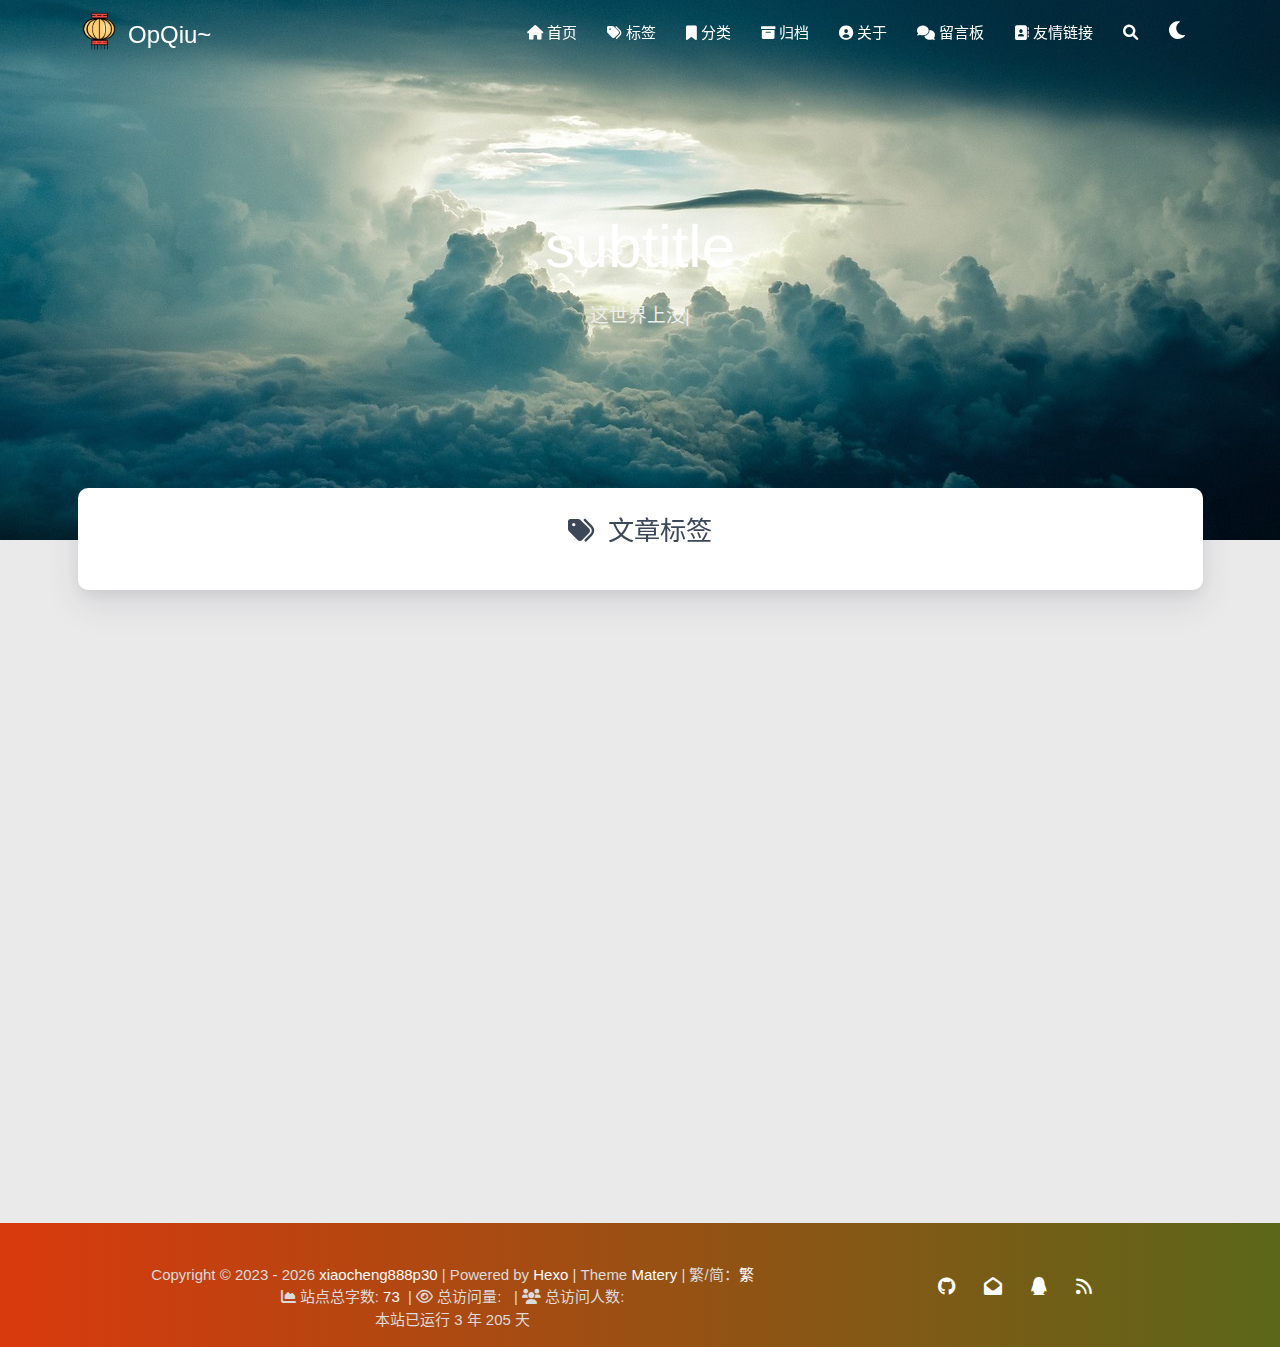
<file: tags/index.html>
<!DOCTYPE HTML>
<html lang="zh-CN">


<head>
    <script>(function(i,s,o,g,r,a,m){i["DaoVoiceObject"]=r;i[r]=i[r]||function(){(i[r].q=i[r].q||[]).push(arguments)},i[r].l=1*new Date();a=s.createElement(o),m=s.getElementsByTagName(o)[0];a.async=1;a.src=g;a.charset="utf-8";m.parentNode.insertBefore(a,m)})(window,document,"script",('https:' == document.location.protocol ? 'https:' : 'http:') + "//widget.daovoice.io/widget/12710464.js","daovoice")</script>
    <meta charset="utf-8">
    <meta name="keywords" content="标签, OpQiu~">
    <meta name="description" content="OpQiu~">
    <meta http-equiv="X-UA-Compatible" content="IE=edge">
    <meta name="viewport" content="width=device-width, initial-scale=1.0, user-scalable=no">
    <meta name="renderer" content="webkit|ie-stand|ie-comp">
    <meta name="mobile-web-app-capable" content="yes">
    <meta name="format-detection" content="telephone=no">
    <meta name="apple-mobile-web-app-capable" content="yes">
    <meta name="apple-mobile-web-app-status-bar-style" content="black-translucent">
    <meta name="referrer" content="no-referrer-when-downgrade">
    <!-- Global site tag (gtag.js) - Google Analytics -->


    <title>标签 | OpQiu~</title>
    <link rel="icon" type="image/png" href="/favicon.png">
    


    <!-- bg-cover style     -->



<link rel="stylesheet" type="text/css" href="/libs/awesome/css/all.min.css">
<link rel="stylesheet" type="text/css" href="/libs/materialize/materialize.min.css">
<link rel="stylesheet" type="text/css" href="/libs/aos/aos.css">
<link rel="stylesheet" type="text/css" href="/libs/animate/animate.min.css">
<link rel="stylesheet" type="text/css" href="/libs/lightGallery/css/lightgallery.min.css">
<link rel="stylesheet" type="text/css" href="/css/matery.css">
<link rel="stylesheet" type="text/css" href="/css/my.css">
<link rel="stylesheet" type="text/css" href="/css/dark.css" media="none" onload="if(media!='all')media='all'">




    <link rel="stylesheet" href="/libs/tocbot/tocbot.css">
    <link rel="stylesheet" href="/css/post.css">




    
        <link rel="stylesheet" type="text/css" href="/css/reward.css">
    



    <script src="/libs/jquery/jquery-3.6.0.min.js"></script>

<meta name="generator" content="Hexo 6.3.0">
<style>.github-emoji { position: relative; display: inline-block; width: 1.2em; min-height: 1.2em; overflow: hidden; vertical-align: top; color: transparent; }  .github-emoji > span { position: relative; z-index: 10; }  .github-emoji img, .github-emoji .fancybox { margin: 0 !important; padding: 0 !important; border: none !important; outline: none !important; text-decoration: none !important; user-select: none !important; cursor: auto !important; }  .github-emoji img { height: 1.2em !important; width: 1.2em !important; position: absolute !important; left: 50% !important; top: 50% !important; transform: translate(-50%, -50%) !important; user-select: none !important; cursor: auto !important; } .github-emoji-fallback { color: inherit; } .github-emoji-fallback img { opacity: 0 !important; }</style>
<link rel="alternate" href="/atom.xml" title="OpQiu~" type="application/atom+xml">
</head>


<body>
    <header class="navbar-fixed">
    <nav id="headNav" class="bg-color nav-transparent">
        <div id="navContainer" class="nav-wrapper container">
            <div class="brand-logo">
                <a href="/" class="waves-effect waves-light">
                    
                    <img src="/medias/logo.png" class="logo-img" alt="LOGO">
                    
                    <span class="logo-span">OpQiu~</span>
                </a>
            </div>
            

<a href="#" data-target="mobile-nav" class="sidenav-trigger button-collapse"><i class="fas fa-bars"></i></a>
<ul class="right nav-menu">
  
  <li class="hide-on-med-and-down nav-item">
    
    <a href="/" class="waves-effect waves-light">
      
      <i class="fas fa-home" style="zoom: 0.6;"></i>
      
      <span>首页</span>
    </a>
    
  </li>
  
  <li class="hide-on-med-and-down nav-item">
    
    <a href="/tags" class="waves-effect waves-light">
      
      <i class="fas fa-tags" style="zoom: 0.6;"></i>
      
      <span>标签</span>
    </a>
    
  </li>
  
  <li class="hide-on-med-and-down nav-item">
    
    <a href="/categories" class="waves-effect waves-light">
      
      <i class="fas fa-bookmark" style="zoom: 0.6;"></i>
      
      <span>分类</span>
    </a>
    
  </li>
  
  <li class="hide-on-med-and-down nav-item">
    
    <a href="/archives" class="waves-effect waves-light">
      
      <i class="fas fa-archive" style="zoom: 0.6;"></i>
      
      <span>归档</span>
    </a>
    
  </li>
  
  <li class="hide-on-med-and-down nav-item">
    
    <a href="/about" class="waves-effect waves-light">
      
      <i class="fas fa-user-circle" style="zoom: 0.6;"></i>
      
      <span>关于</span>
    </a>
    
  </li>
  
  <li class="hide-on-med-and-down nav-item">
    
    <a href="/contact" class="waves-effect waves-light">
      
      <i class="fas fa-comments" style="zoom: 0.6;"></i>
      
      <span>留言板</span>
    </a>
    
  </li>
  
  <li class="hide-on-med-and-down nav-item">
    
    <a href="/friends" class="waves-effect waves-light">
      
      <i class="fas fa-address-book" style="zoom: 0.6;"></i>
      
      <span>友情链接</span>
    </a>
    
  </li>
  
  <li>
    <a href="#searchModal" class="modal-trigger waves-effect waves-light">
      <i id="searchIcon" class="fas fa-search" title="搜索" style="zoom: 0.85;"></i>
    </a>
  </li>
  <li>
    <a href="javascript:;" class="waves-effect waves-light" onclick="switchNightMode()" title="深色/浅色模式" >
      <i id="sum-moon-icon" class="fas fa-sun" style="zoom: 0.85;"></i>
    </a>
  </li>
</ul>


<div id="mobile-nav" class="side-nav sidenav">

    <div class="mobile-head bg-color">
        
        <img src="/medias/logo.png" class="logo-img circle responsive-img">
        
        <div class="logo-name">OpQiu~</div>
        <div class="logo-desc">
            
            Never really desperate, only the lost of the soul.
            
        </div>
    </div>

    <ul class="menu-list mobile-menu-list">
        
        <li class="m-nav-item">
	  
		<a href="/" class="waves-effect waves-light">
			
			    <i class="fa-fw fas fa-home"></i>
			
			首页
		</a>
          
        </li>
        
        <li class="m-nav-item">
	  
		<a href="/tags" class="waves-effect waves-light">
			
			    <i class="fa-fw fas fa-tags"></i>
			
			标签
		</a>
          
        </li>
        
        <li class="m-nav-item">
	  
		<a href="/categories" class="waves-effect waves-light">
			
			    <i class="fa-fw fas fa-bookmark"></i>
			
			分类
		</a>
          
        </li>
        
        <li class="m-nav-item">
	  
		<a href="/archives" class="waves-effect waves-light">
			
			    <i class="fa-fw fas fa-archive"></i>
			
			归档
		</a>
          
        </li>
        
        <li class="m-nav-item">
	  
		<a href="/about" class="waves-effect waves-light">
			
			    <i class="fa-fw fas fa-user-circle"></i>
			
			关于
		</a>
          
        </li>
        
        <li class="m-nav-item">
	  
		<a href="/contact" class="waves-effect waves-light">
			
			    <i class="fa-fw fas fa-comments"></i>
			
			留言板
		</a>
          
        </li>
        
        <li class="m-nav-item">
	  
		<a href="/friends" class="waves-effect waves-light">
			
			    <i class="fa-fw fas fa-address-book"></i>
			
			友情链接
		</a>
          
        </li>
        
        
        <li><div class="divider"></div></li>
        <li>
            <a href="https://github.com/xiaocheng888p30/xiaocheng888p30.github.io" class="waves-effect waves-light" target="_blank">
                <i class="fab fa-github-square fa-fw"></i>Fork Me
            </a>
        </li>
        
    </ul>
</div>


        </div>

        
            <style>
    .nav-transparent .github-corner {
        display: none !important;
    }

    .github-corner {
        position: absolute;
        z-index: 10;
        top: 0;
        right: 0;
        border: 0;
        transform: scale(1.1);
    }

    .github-corner svg {
        color: #0f9d58;
        fill: #fff;
        height: 64px;
        width: 64px;
    }

    .github-corner:hover .octo-arm {
        animation: a 0.56s ease-in-out;
    }

    .github-corner .octo-arm {
        animation: none;
    }

    @keyframes a {
        0%,
        to {
            transform: rotate(0);
        }
        20%,
        60% {
            transform: rotate(-25deg);
        }
        40%,
        80% {
            transform: rotate(10deg);
        }
    }
</style>

<a href="https://github.com/xiaocheng888p30/xiaocheng888p30.github.io" class="github-corner tooltipped hide-on-med-and-down" target="_blank"
   data-tooltip="Fork Me" data-position="left" data-delay="50">
    <svg viewBox="0 0 250 250" aria-hidden="true">
        <path d="M0,0 L115,115 L130,115 L142,142 L250,250 L250,0 Z"></path>
        <path d="M128.3,109.0 C113.8,99.7 119.0,89.6 119.0,89.6 C122.0,82.7 120.5,78.6 120.5,78.6 C119.2,72.0 123.4,76.3 123.4,76.3 C127.3,80.9 125.5,87.3 125.5,87.3 C122.9,97.6 130.6,101.9 134.4,103.2"
              fill="currentColor" style="transform-origin: 130px 106px;" class="octo-arm"></path>
        <path d="M115.0,115.0 C114.9,115.1 118.7,116.5 119.8,115.4 L133.7,101.6 C136.9,99.2 139.9,98.4 142.2,98.6 C133.8,88.0 127.5,74.4 143.8,58.0 C148.5,53.4 154.0,51.2 159.7,51.0 C160.3,49.4 163.2,43.6 171.4,40.1 C171.4,40.1 176.1,42.5 178.8,56.2 C183.1,58.6 187.2,61.8 190.9,65.4 C194.5,69.0 197.7,73.2 200.1,77.6 C213.8,80.2 216.3,84.9 216.3,84.9 C212.7,93.1 206.9,96.0 205.4,96.6 C205.1,102.4 203.0,107.8 198.3,112.5 C181.9,128.9 168.3,122.5 157.7,114.1 C157.9,116.9 156.7,120.9 152.7,124.9 L141.0,136.5 C139.8,137.7 141.6,141.9 141.8,141.8 Z"
              fill="currentColor" class="octo-body"></path>
    </svg>
</a>
        
    </nav>

</header>

    <div class="bg-cover pd-header about-cover">
    <div class="container">
    <div class="row">
    <div class="col s10 offset-s1 m8 offset-m2 l8 offset-l2">
        <div class="brand">
            <div class="title center-align">
                
                    subtitle
                
            </div>

            <div class="description center-align">
                
                <span id="subtitle"></span>
                <script src="/libs/typed/typed.js"></script>
                <script>
                    var typed = new Typed("#subtitle", {
                        strings: [ 
                            
                                "这世界上没有什么事是理所当然的",
                            
                                "Nothing in this world can be taken for granted",
                            
                        ],
                        startDelay: 300,
                        typeSpeed: 100,
                        loop: true,
                        backSpeed: 50,
                        showCursor: true
                    });
                </script>
                
            </div>
        </div>
    </div>
</div>


<script>
    // 每天切换 banner 图.  Switch banner image every day.
    var bannerUrl = "/medias/banner/" + new Date().getDay() + '.jpg';
    $('.bg-cover').css('background-image', 'url(' + bannerUrl + ')');
</script>


    </div>
</div>

<main class="content">

    

<div id="tags" class="container chip-container">
    <div class="card">
        <div class="card-content">
            <div class="tag-title center-align">
                <i class="fas fa-tags"></i>&nbsp;&nbsp;文章标签
            </div>
            <div class="tag-chips">
                
            </div>
        </div>
    </div>
</div>

    

</main>


    <footer class="page-footer bg-color">
    
        <link rel="stylesheet" href="/libs/aplayer/APlayer.min.css">
<style>
    .aplayer .aplayer-lrc p {
        
        display: none;
        
        font-size: 12px;
        font-weight: 700;
        line-height: 16px !important;
    }

    .aplayer .aplayer-lrc p.aplayer-lrc-current {
        
        display: none;
        
        font-size: 15px;
        color: #42b983;
    }

    
    .aplayer.aplayer-fixed.aplayer-narrow .aplayer-body {
        left: -66px !important;
    }

    .aplayer.aplayer-fixed.aplayer-narrow .aplayer-body:hover {
        left: 0px !important;
    }

    
</style>
<div class="">
    
    <div class="row">
        <meting-js class="col l8 offset-l2 m10 offset-m1 s12"
                   server="netease"
                   type="playlist"
                   id="5127071989"
                   fixed='true'
                   autoplay='false'
                   theme='#42b983'
                   loop='all'
                   order='random'
                   preload='auto'
                   volume='0.7'
                   list-folded='true'
        >
        </meting-js>
    </div>
</div>

<script src="/libs/aplayer/APlayer.min.js"></script>
<script src="/libs/aplayer/Meting.min.js"></script>

    

    <div class="container row center-align"
         style="margin-bottom: 15px !important;">
        <div class="col s12 m8 l8 copy-right">
            Copyright&nbsp;&copy;
            
                <span id="year">2023</span>
            
            <a href="/about" target="_blank">xiaocheng888p30</a>
            |&nbsp;Powered by&nbsp;<a href="https://hexo.io/" target="_blank">Hexo</a>
            |&nbsp;Theme&nbsp;<a href="https://github.com/blinkfox/hexo-theme-matery" target="_blank">Matery</a>
            
                <span id="translate">|&nbsp;繁/简：</span><a id="translateLink" href="javascript:translatePage();">繁</a>
            
            <br>
            
                &nbsp;<i class="fas fa-chart-area"></i>&nbsp;站点总字数:&nbsp;<span
                        class="white-color">73</span>
            
            
            
                
            
            
                <span id="busuanzi_container_site_pv">
                &nbsp;|&nbsp;<i class="far fa-eye"></i>&nbsp;总访问量:&nbsp;
                    <span id="busuanzi_value_site_pv" class="white-color"></span>
            </span>
            
            
                <span id="busuanzi_container_site_uv">
                &nbsp;|&nbsp;<i class="fas fa-users"></i>&nbsp;总访问人数:&nbsp;
                    <span id="busuanzi_value_site_uv" class="white-color"></span>
            </span>
            
            <br>

            <!-- 运行天数提醒. -->
            
                <span id="sitetime"> Loading ...</span>
                <script>
                    var calcSiteTime = function () {
                        var seconds = 1000;
                        var minutes = seconds * 60;
                        var hours = minutes * 60;
                        var days = hours * 24;
                        var years = days * 365;
                        var today = new Date();
                        var startYear = "2023";
                        var startMonth = "1";
                        var startDate = "1";
                        var startHour = "0";
                        var startMinute = "0";
                        var startSecond = "0";
                        var todayYear = today.getFullYear();
                        var todayMonth = today.getMonth() + 1;
                        var todayDate = today.getDate();
                        var todayHour = today.getHours();
                        var todayMinute = today.getMinutes();
                        var todaySecond = today.getSeconds();
                        var t1 = Date.UTC(startYear, startMonth, startDate, startHour, startMinute, startSecond);
                        var t2 = Date.UTC(todayYear, todayMonth, todayDate, todayHour, todayMinute, todaySecond);
                        var diff = t2 - t1;
                        var diffYears = Math.floor(diff / years);
                        var diffDays = Math.floor((diff / days) - diffYears * 365);

                        // 区分是否有年份.
                        var language = 'zh-CN';
                        if (startYear === String(todayYear)) {
                            document.getElementById("year").innerHTML = todayYear;
                            var daysTip = 'This site has been running for ' + diffDays + ' days';
                            if (language === 'zh-CN') {
                                daysTip = '本站已运行 ' + diffDays + ' 天';
                            } else if (language === 'zh-HK') {
                                daysTip = '本站已運行 ' + diffDays + ' 天';
                            }
                            document.getElementById("sitetime").innerHTML = daysTip;
                        } else {
                            document.getElementById("year").innerHTML = startYear + " - " + todayYear;
                            var yearsAndDaysTip = 'This site has been running for ' + diffYears + ' years and '
                                + diffDays + ' days';
                            if (language === 'zh-CN') {
                                yearsAndDaysTip = '本站已运行 ' + diffYears + ' 年 ' + diffDays + ' 天';
                            } else if (language === 'zh-HK') {
                                yearsAndDaysTip = '本站已運行 ' + diffYears + ' 年 ' + diffDays + ' 天';
                            }
                            document.getElementById("sitetime").innerHTML = yearsAndDaysTip;
                        }
                    }

                    calcSiteTime();
                </script>
            
            <br>
            
        </div>
        <div class="col s12 m4 l4 social-link social-statis">
    <a href="https://github.com/xiaocheng888p30/xiaocheng888p30.github.io" class="tooltipped" target="_blank" data-tooltip="访问我的GitHub" data-position="top" data-delay="50">
        <i class="fab fa-github"></i>
    </a>



    <a href="mailto:1075284275@qq.com" class="tooltipped" target="_blank" data-tooltip="邮件联系我" data-position="top" data-delay="50">
        <i class="fas fa-envelope-open"></i>
    </a>







    <a href="tencent://AddContact/?fromId=50&fromSubId=1&subcmd=all&uin=1075284275" class="tooltipped" target="_blank" data-tooltip="QQ联系我: 1075284275" data-position="top" data-delay="50">
        <i class="fab fa-qq"></i>
    </a>







    <a href="/atom.xml" class="tooltipped" target="_blank" data-tooltip="RSS 订阅" data-position="top" data-delay="50">
        <i class="fas fa-rss"></i>
    </a>

</div>
    </div>
    <link rel="stylesheet" href="/css/prism.css">
<script src="/js/prism.js" async></script>
</footer>
<div class="progress-bar"></div>




    <!-- 搜索遮罩框 -->
<div id="searchModal" class="modal">
    <div class="modal-content">
        <div class="search-header">
            <span class="title"><i class="fas fa-search"></i>&nbsp;&nbsp;搜索</span>
            <input type="search" id="searchInput" name="s" placeholder="请输入搜索的关键字"
                   class="search-input">
        </div>
        <div id="searchResult"></div>
    </div>
</div>

<script type="text/javascript">
$(function () {
    var searchFunc = function (path, search_id, content_id) {
        'use strict';
        $.ajax({
            url: path,
            dataType: "xml",
            success: function (xmlResponse) {
                // get the contents from search data
                var datas = $("entry", xmlResponse).map(function () {
                    return {
                        title: $("title", this).text(),
                        content: $("content", this).text(),
                        url: $("url", this).text()
                    };
                }).get();
                var $input = document.getElementById(search_id);
                var $resultContent = document.getElementById(content_id);
                $input.addEventListener('input', function () {
                    var str = '<ul class=\"search-result-list\">';
                    var keywords = this.value.trim().toLowerCase().split(/[\s\-]+/);
                    $resultContent.innerHTML = "";
                    if (this.value.trim().length <= 0) {
                        return;
                    }
                    // perform local searching
                    datas.forEach(function (data) {
                        var isMatch = true;
                        var data_title = data.title.trim().toLowerCase();
                        var data_content = data.content.trim().replace(/<[^>]+>/g, "").toLowerCase();
                        var data_url = data.url;
                        data_url = data_url.indexOf('/') === 0 ? data.url : '/' + data_url;
                        var index_title = -1;
                        var index_content = -1;
                        var first_occur = -1;
                        // only match artiles with not empty titles and contents
                        if (data_title !== '' && data_content !== '') {
                            keywords.forEach(function (keyword, i) {
                                index_title = data_title.indexOf(keyword);
                                index_content = data_content.indexOf(keyword);
                                if (index_title < 0 && index_content < 0) {
                                    isMatch = false;
                                } else {
                                    if (index_content < 0) {
                                        index_content = 0;
                                    }
                                    if (i === 0) {
                                        first_occur = index_content;
                                    }
                                }
                            });
                        }
                        // show search results
                        if (isMatch) {
                            str += "<li><a href='" + data_url + "' class='search-result-title'>" + data_title + "</a>";
                            var content = data.content.trim().replace(/<[^>]+>/g, "");
                            if (first_occur >= 0) {
                                // cut out 100 characters
                                var start = first_occur - 20;
                                var end = first_occur + 80;
                                if (start < 0) {
                                    start = 0;
                                }
                                if (start === 0) {
                                    end = 100;
                                }
                                if (end > content.length) {
                                    end = content.length;
                                }
                                var match_content = content.substr(start, end);
                                // highlight all keywords
                                keywords.forEach(function (keyword) {
                                    var regS = new RegExp(keyword, "gi");
                                    match_content = match_content.replace(regS, "<em class=\"search-keyword\">" + keyword + "</em>");
                                });

                                str += "<p class=\"search-result\">" + match_content + "...</p>"
                            }
                            str += "</li>";
                        }
                    });
                    str += "</ul>";
                    $resultContent.innerHTML = str;
                });
            }
        });
    };

    searchFunc('/search.xml', 'searchInput', 'searchResult');
});
</script>

    <!-- 白天和黑夜主题 -->
<div class="stars-con">
    <div id="stars"></div>
    <div id="stars2"></div>
    <div id="stars3"></div>  
</div>

<script>
    function switchNightMode() {
        $('<div class="Cuteen_DarkSky"><div class="Cuteen_DarkPlanet"></div></div>').appendTo($('body')),
        setTimeout(function () {
            $('body').hasClass('DarkMode') 
            ? ($('body').removeClass('DarkMode'), localStorage.setItem('isDark', '0'), $('#sum-moon-icon').removeClass("fa-sun").addClass('fa-moon')) 
            : ($('body').addClass('DarkMode'), localStorage.setItem('isDark', '1'), $('#sum-moon-icon').addClass("fa-sun").removeClass('fa-moon')),
            
            setTimeout(function () {
            $('.Cuteen_DarkSky').fadeOut(1e3, function () {
                $(this).remove()
            })
            }, 2e3)
        })
    }
</script>

    <!-- 回到顶部按钮 -->
<div id="backTop" class="top-scroll">
    <a class="btn-floating btn-large waves-effect waves-light" href="#!">
        <i class="fas fa-arrow-up"></i>
    </a>
</div>


    <script src="/libs/materialize/materialize.min.js"></script>
    <script src="/libs/masonry/masonry.pkgd.min.js"></script>
    <script src="/libs/aos/aos.js"></script>
    <script src="/libs/scrollprogress/scrollProgress.min.js"></script>
    <script src="/libs/lightGallery/js/lightgallery-all.min.js"></script>
    <script src="/js/matery.js"></script>

    

    
        <script type="text/javascript" src="/js/tw_cn.js"></script>
        <script type="text/javascript">
          var defaultEncoding = 2; //网站编写字体是否繁体，1-繁体，2-简体
          var translateDelay = 0; //延迟时间,若不在前, 要设定延迟翻译时间, 如100表示100ms,默认为0
          var cookieDomain = "https://xiaocheng888p30.github.io"; //Cookie地址, 一定要设定, 通常为你的网址
          var msgToTraditionalChinese = "繁"; //此处可以更改为你想要显示的文字
          var msgToSimplifiedChinese = "简"; //同上，但两处均不建议更改
          var translateButtonId = "translateLink"; //默认互换id
          translateInitilization();
        </script>
    
    
    

    <!-- 雪花特效 -->
    

    <!-- 鼠标星星特效 -->
    

     
        <script src="https://ssl.captcha.qq.com/TCaptcha.js"></script>
        <script src="/libs/others/TencentCaptcha.js"></script>
        <button id="TencentCaptcha" data-appid="xxxxxxxxxx" data-cbfn="callback" type="button" hidden></button>
    

    <!-- Baidu Analytics -->

    <!-- Baidu Push -->

<script>
    (function () {
        var bp = document.createElement('script');
        var curProtocol = window.location.protocol.split(':')[0];
        if (curProtocol === 'https') {
            bp.src = 'https://zz.bdstatic.com/linksubmit/push.js';
        } else {
            bp.src = 'http://push.zhanzhang.baidu.com/push.js';
        }
        var s = document.getElementsByTagName("script")[0];
        s.parentNode.insertBefore(bp, s);
    })();
</script>

    
    <script src="/libs/others/clicklove.js" async="async"></script>
    
    
    <script async src="/libs/others/busuanzi.pure.mini.js"></script>
    

    

    
    <script>
        (function (i, s, o, g, r, a, m) {
            i["DaoVoiceObject"] = r;
            i[r] = i[r] || function () {
                (i[r].q = i[r].q || []).push(arguments)
            }, i[r].l = 1 * new Date();
            a = s.createElement(o), m = s.getElementsByTagName(o)[0];
            a.async = 1;
            a.src = g;
            a.charset = "utf-8";
            m.parentNode.insertBefore(a, m)
        })(window, document, "script", ('https:' == document.location.protocol ? 'https:' : 'http:') +
            "//widget.daovoice.io/widget/6984b559.js", "daovoice")
        daovoice('init', {
            app_id: "12710464"
        });
        daovoice('update');
    </script>
    

    <!--腾讯兔小巢-->
    
    

    

    

    
    <script src="/libs/instantpage/instantpage.js" type="module"></script>
    

</body>

</html>
</file>
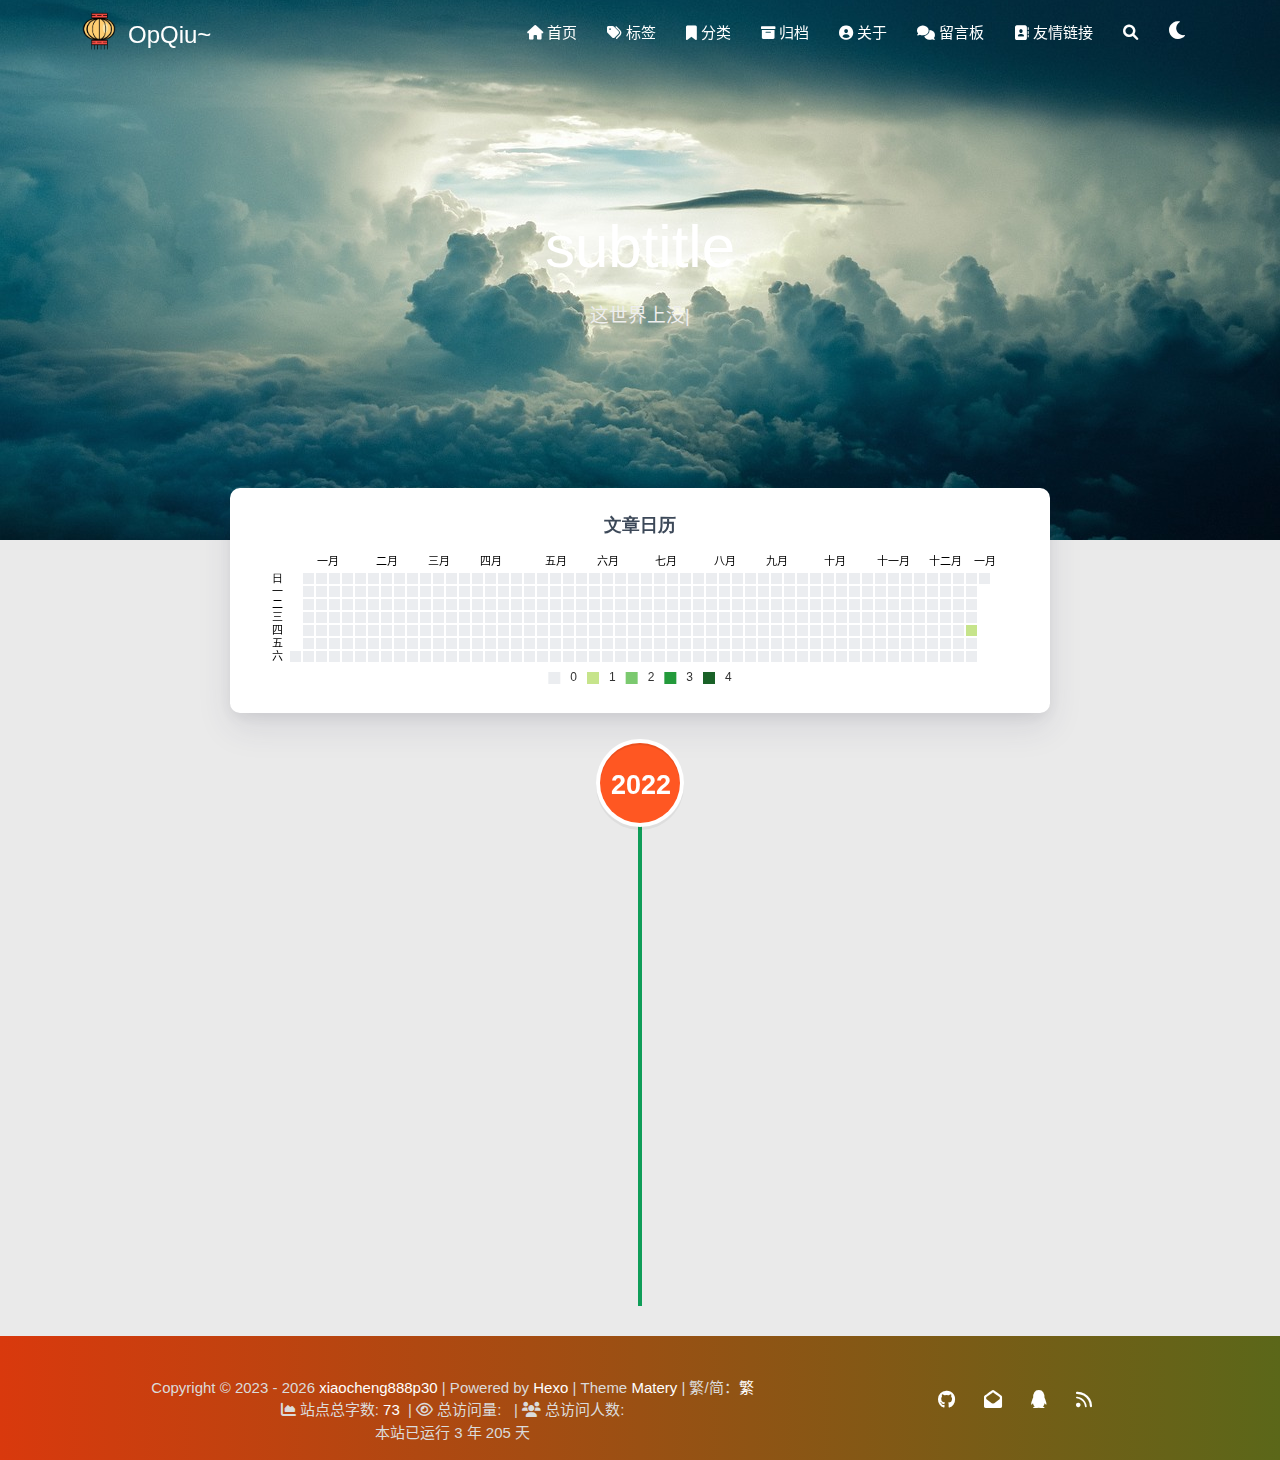
<file: archives/2022/index.html>
<!DOCTYPE HTML>
<html lang="zh-CN">


<head>
    <script>(function(i,s,o,g,r,a,m){i["DaoVoiceObject"]=r;i[r]=i[r]||function(){(i[r].q=i[r].q||[]).push(arguments)},i[r].l=1*new Date();a=s.createElement(o),m=s.getElementsByTagName(o)[0];a.async=1;a.src=g;a.charset="utf-8";m.parentNode.insertBefore(a,m)})(window,document,"script",('https:' == document.location.protocol ? 'https:' : 'http:') + "//widget.daovoice.io/widget/12710464.js","daovoice")</script>
    <meta charset="utf-8">
    <meta name="keywords" content="归档: 2022, OpQiu~">
    <meta name="description" content="OpQiu~">
    <meta http-equiv="X-UA-Compatible" content="IE=edge">
    <meta name="viewport" content="width=device-width, initial-scale=1.0, user-scalable=no">
    <meta name="renderer" content="webkit|ie-stand|ie-comp">
    <meta name="mobile-web-app-capable" content="yes">
    <meta name="format-detection" content="telephone=no">
    <meta name="apple-mobile-web-app-capable" content="yes">
    <meta name="apple-mobile-web-app-status-bar-style" content="black-translucent">
    <meta name="referrer" content="no-referrer-when-downgrade">
    <!-- Global site tag (gtag.js) - Google Analytics -->


    <title>归档: 2022 | OpQiu~</title>
    <link rel="icon" type="image/png" href="/favicon.png">
    


    <!-- bg-cover style     -->



<link rel="stylesheet" type="text/css" href="/libs/awesome/css/all.min.css">
<link rel="stylesheet" type="text/css" href="/libs/materialize/materialize.min.css">
<link rel="stylesheet" type="text/css" href="/libs/aos/aos.css">
<link rel="stylesheet" type="text/css" href="/libs/animate/animate.min.css">
<link rel="stylesheet" type="text/css" href="/libs/lightGallery/css/lightgallery.min.css">
<link rel="stylesheet" type="text/css" href="/css/matery.css">
<link rel="stylesheet" type="text/css" href="/css/my.css">
<link rel="stylesheet" type="text/css" href="/css/dark.css" media="none" onload="if(media!='all')media='all'">




    <link rel="stylesheet" href="/libs/tocbot/tocbot.css">
    <link rel="stylesheet" href="/css/post.css">




    
        <link rel="stylesheet" type="text/css" href="/css/reward.css">
    



    <script src="/libs/jquery/jquery-3.6.0.min.js"></script>

<meta name="generator" content="Hexo 6.3.0">
<style>.github-emoji { position: relative; display: inline-block; width: 1.2em; min-height: 1.2em; overflow: hidden; vertical-align: top; color: transparent; }  .github-emoji > span { position: relative; z-index: 10; }  .github-emoji img, .github-emoji .fancybox { margin: 0 !important; padding: 0 !important; border: none !important; outline: none !important; text-decoration: none !important; user-select: none !important; cursor: auto !important; }  .github-emoji img { height: 1.2em !important; width: 1.2em !important; position: absolute !important; left: 50% !important; top: 50% !important; transform: translate(-50%, -50%) !important; user-select: none !important; cursor: auto !important; } .github-emoji-fallback { color: inherit; } .github-emoji-fallback img { opacity: 0 !important; }</style>
<link rel="alternate" href="/atom.xml" title="OpQiu~" type="application/atom+xml">
</head>


<body>
    <header class="navbar-fixed">
    <nav id="headNav" class="bg-color nav-transparent">
        <div id="navContainer" class="nav-wrapper container">
            <div class="brand-logo">
                <a href="/" class="waves-effect waves-light">
                    
                    <img src="/medias/logo.png" class="logo-img" alt="LOGO">
                    
                    <span class="logo-span">OpQiu~</span>
                </a>
            </div>
            

<a href="#" data-target="mobile-nav" class="sidenav-trigger button-collapse"><i class="fas fa-bars"></i></a>
<ul class="right nav-menu">
  
  <li class="hide-on-med-and-down nav-item">
    
    <a href="/" class="waves-effect waves-light">
      
      <i class="fas fa-home" style="zoom: 0.6;"></i>
      
      <span>首页</span>
    </a>
    
  </li>
  
  <li class="hide-on-med-and-down nav-item">
    
    <a href="/tags" class="waves-effect waves-light">
      
      <i class="fas fa-tags" style="zoom: 0.6;"></i>
      
      <span>标签</span>
    </a>
    
  </li>
  
  <li class="hide-on-med-and-down nav-item">
    
    <a href="/categories" class="waves-effect waves-light">
      
      <i class="fas fa-bookmark" style="zoom: 0.6;"></i>
      
      <span>分类</span>
    </a>
    
  </li>
  
  <li class="hide-on-med-and-down nav-item">
    
    <a href="/archives" class="waves-effect waves-light">
      
      <i class="fas fa-archive" style="zoom: 0.6;"></i>
      
      <span>归档</span>
    </a>
    
  </li>
  
  <li class="hide-on-med-and-down nav-item">
    
    <a href="/about" class="waves-effect waves-light">
      
      <i class="fas fa-user-circle" style="zoom: 0.6;"></i>
      
      <span>关于</span>
    </a>
    
  </li>
  
  <li class="hide-on-med-and-down nav-item">
    
    <a href="/contact" class="waves-effect waves-light">
      
      <i class="fas fa-comments" style="zoom: 0.6;"></i>
      
      <span>留言板</span>
    </a>
    
  </li>
  
  <li class="hide-on-med-and-down nav-item">
    
    <a href="/friends" class="waves-effect waves-light">
      
      <i class="fas fa-address-book" style="zoom: 0.6;"></i>
      
      <span>友情链接</span>
    </a>
    
  </li>
  
  <li>
    <a href="#searchModal" class="modal-trigger waves-effect waves-light">
      <i id="searchIcon" class="fas fa-search" title="搜索" style="zoom: 0.85;"></i>
    </a>
  </li>
  <li>
    <a href="javascript:;" class="waves-effect waves-light" onclick="switchNightMode()" title="深色/浅色模式" >
      <i id="sum-moon-icon" class="fas fa-sun" style="zoom: 0.85;"></i>
    </a>
  </li>
</ul>


<div id="mobile-nav" class="side-nav sidenav">

    <div class="mobile-head bg-color">
        
        <img src="/medias/logo.png" class="logo-img circle responsive-img">
        
        <div class="logo-name">OpQiu~</div>
        <div class="logo-desc">
            
            Never really desperate, only the lost of the soul.
            
        </div>
    </div>

    <ul class="menu-list mobile-menu-list">
        
        <li class="m-nav-item">
	  
		<a href="/" class="waves-effect waves-light">
			
			    <i class="fa-fw fas fa-home"></i>
			
			首页
		</a>
          
        </li>
        
        <li class="m-nav-item">
	  
		<a href="/tags" class="waves-effect waves-light">
			
			    <i class="fa-fw fas fa-tags"></i>
			
			标签
		</a>
          
        </li>
        
        <li class="m-nav-item">
	  
		<a href="/categories" class="waves-effect waves-light">
			
			    <i class="fa-fw fas fa-bookmark"></i>
			
			分类
		</a>
          
        </li>
        
        <li class="m-nav-item">
	  
		<a href="/archives" class="waves-effect waves-light">
			
			    <i class="fa-fw fas fa-archive"></i>
			
			归档
		</a>
          
        </li>
        
        <li class="m-nav-item">
	  
		<a href="/about" class="waves-effect waves-light">
			
			    <i class="fa-fw fas fa-user-circle"></i>
			
			关于
		</a>
          
        </li>
        
        <li class="m-nav-item">
	  
		<a href="/contact" class="waves-effect waves-light">
			
			    <i class="fa-fw fas fa-comments"></i>
			
			留言板
		</a>
          
        </li>
        
        <li class="m-nav-item">
	  
		<a href="/friends" class="waves-effect waves-light">
			
			    <i class="fa-fw fas fa-address-book"></i>
			
			友情链接
		</a>
          
        </li>
        
        
        <li><div class="divider"></div></li>
        <li>
            <a href="https://github.com/xiaocheng888p30/xiaocheng888p30.github.io" class="waves-effect waves-light" target="_blank">
                <i class="fab fa-github-square fa-fw"></i>Fork Me
            </a>
        </li>
        
    </ul>
</div>


        </div>

        
            <style>
    .nav-transparent .github-corner {
        display: none !important;
    }

    .github-corner {
        position: absolute;
        z-index: 10;
        top: 0;
        right: 0;
        border: 0;
        transform: scale(1.1);
    }

    .github-corner svg {
        color: #0f9d58;
        fill: #fff;
        height: 64px;
        width: 64px;
    }

    .github-corner:hover .octo-arm {
        animation: a 0.56s ease-in-out;
    }

    .github-corner .octo-arm {
        animation: none;
    }

    @keyframes a {
        0%,
        to {
            transform: rotate(0);
        }
        20%,
        60% {
            transform: rotate(-25deg);
        }
        40%,
        80% {
            transform: rotate(10deg);
        }
    }
</style>

<a href="https://github.com/xiaocheng888p30/xiaocheng888p30.github.io" class="github-corner tooltipped hide-on-med-and-down" target="_blank"
   data-tooltip="Fork Me" data-position="left" data-delay="50">
    <svg viewBox="0 0 250 250" aria-hidden="true">
        <path d="M0,0 L115,115 L130,115 L142,142 L250,250 L250,0 Z"></path>
        <path d="M128.3,109.0 C113.8,99.7 119.0,89.6 119.0,89.6 C122.0,82.7 120.5,78.6 120.5,78.6 C119.2,72.0 123.4,76.3 123.4,76.3 C127.3,80.9 125.5,87.3 125.5,87.3 C122.9,97.6 130.6,101.9 134.4,103.2"
              fill="currentColor" style="transform-origin: 130px 106px;" class="octo-arm"></path>
        <path d="M115.0,115.0 C114.9,115.1 118.7,116.5 119.8,115.4 L133.7,101.6 C136.9,99.2 139.9,98.4 142.2,98.6 C133.8,88.0 127.5,74.4 143.8,58.0 C148.5,53.4 154.0,51.2 159.7,51.0 C160.3,49.4 163.2,43.6 171.4,40.1 C171.4,40.1 176.1,42.5 178.8,56.2 C183.1,58.6 187.2,61.8 190.9,65.4 C194.5,69.0 197.7,73.2 200.1,77.6 C213.8,80.2 216.3,84.9 216.3,84.9 C212.7,93.1 206.9,96.0 205.4,96.6 C205.1,102.4 203.0,107.8 198.3,112.5 C181.9,128.9 168.3,122.5 157.7,114.1 C157.9,116.9 156.7,120.9 152.7,124.9 L141.0,136.5 C139.8,137.7 141.6,141.9 141.8,141.8 Z"
              fill="currentColor" class="octo-body"></path>
    </svg>
</a>
        
    </nav>

</header>

    <div class="bg-cover pd-header about-cover">
    <div class="container">
    <div class="row">
    <div class="col s10 offset-s1 m8 offset-m2 l8 offset-l2">
        <div class="brand">
            <div class="title center-align">
                
                    subtitle
                
            </div>

            <div class="description center-align">
                
                <span id="subtitle"></span>
                <script src="/libs/typed/typed.js"></script>
                <script>
                    var typed = new Typed("#subtitle", {
                        strings: [ 
                            
                                "这世界上没有什么事是理所当然的",
                            
                                "Nothing in this world can be taken for granted",
                            
                        ],
                        startDelay: 300,
                        typeSpeed: 100,
                        loop: true,
                        backSpeed: 50,
                        showCursor: true
                    });
                </script>
                
            </div>
        </div>
    </div>
</div>


<script>
    // 每天切换 banner 图.  Switch banner image every day.
    var bannerUrl = "/medias/banner/" + new Date().getDay() + '.jpg';
    $('.bg-cover').css('background-image', 'url(' + bannerUrl + ')');
</script>


    </div>
</div>

<main class="content">

    
    <div class="container archive-calendar">
    <div class="card">
        <div id="post-calendar" class="card-content"></div>
    </div>
</div>

<script type="text/javascript" src="/libs/echarts/echarts.min.js"></script>
<script type="text/javascript">
    let myChart = echarts.init(document.getElementById('post-calendar'));

    

    let option = {
        title: {
            top: 0,
            text: '文章日历',
            left: 'center',
            textStyle: {
                color: '#3C4858'
            }
        },
        tooltip: {
            padding: 10,
            backgroundColor: '#555',
            borderColor: '#777',
            borderWidth: 1,
            formatter: function (obj) {
                var value = obj.value;
                return '<div style="font-size: 14px;">' + value[0] + '：' + value[1] + '</div>';
            }
        },
        visualMap: {
            show: true,
            showLabel: true,
            categories: [0, 1, 2, 3, 4],
            calculable: true,
            inRange: {
                symbol: 'rect',
                color: ['#ebedf0', '#c6e48b', '#7bc96f', '#239a3b', '#196127']
            },
            itemWidth: 12,
            itemHeight: 12,
            orient: 'horizontal',
            left: 'center',
            bottom: 0
        },
        calendar: [{
            left: 'center',
            range: ["2022-01-01", "2023-01-01"],
            cellSize: [13, 13],
            splitLine: {
                show: false
            },
            itemStyle: {
                color: '#196127',
                borderColor: '#fff',
                borderWidth: 2
            },
            yearLabel: {
                show: false
            },
            monthLabel: {
                nameMap: 'cn',
                fontSize: 11
            },
            dayLabel: {
                formatter: '{start}  1st',
                nameMap: 'cn',
                fontSize: 11
            }
        }],
        series: [{
            type: 'heatmap',
            coordinateSystem: 'calendar',
            calendarIndex: 0,
            data: [["2022-01-01", 0], ["2022-01-02", 0], ["2022-01-03", 0], ["2022-01-04", 0], ["2022-01-05", 0], ["2022-01-06", 0], ["2022-01-07", 0], ["2022-01-08", 0], ["2022-01-09", 0], ["2022-01-10", 0], ["2022-01-11", 0], ["2022-01-12", 0], ["2022-01-13", 0], ["2022-01-14", 0], ["2022-01-15", 0], ["2022-01-16", 0], ["2022-01-17", 0], ["2022-01-18", 0], ["2022-01-19", 0], ["2022-01-20", 0], ["2022-01-21", 0], ["2022-01-22", 0], ["2022-01-23", 0], ["2022-01-24", 0], ["2022-01-25", 0], ["2022-01-26", 0], ["2022-01-27", 0], ["2022-01-28", 0], ["2022-01-29", 0], ["2022-01-30", 0], ["2022-01-31", 0], ["2022-02-01", 0], ["2022-02-02", 0], ["2022-02-03", 0], ["2022-02-04", 0], ["2022-02-05", 0], ["2022-02-06", 0], ["2022-02-07", 0], ["2022-02-08", 0], ["2022-02-09", 0], ["2022-02-10", 0], ["2022-02-11", 0], ["2022-02-12", 0], ["2022-02-13", 0], ["2022-02-14", 0], ["2022-02-15", 0], ["2022-02-16", 0], ["2022-02-17", 0], ["2022-02-18", 0], ["2022-02-19", 0], ["2022-02-20", 0], ["2022-02-21", 0], ["2022-02-22", 0], ["2022-02-23", 0], ["2022-02-24", 0], ["2022-02-25", 0], ["2022-02-26", 0], ["2022-02-27", 0], ["2022-02-28", 0], ["2022-03-01", 0], ["2022-03-02", 0], ["2022-03-03", 0], ["2022-03-04", 0], ["2022-03-05", 0], ["2022-03-06", 0], ["2022-03-07", 0], ["2022-03-08", 0], ["2022-03-09", 0], ["2022-03-10", 0], ["2022-03-11", 0], ["2022-03-12", 0], ["2022-03-13", 0], ["2022-03-14", 0], ["2022-03-15", 0], ["2022-03-16", 0], ["2022-03-17", 0], ["2022-03-18", 0], ["2022-03-19", 0], ["2022-03-20", 0], ["2022-03-21", 0], ["2022-03-22", 0], ["2022-03-23", 0], ["2022-03-24", 0], ["2022-03-25", 0], ["2022-03-26", 0], ["2022-03-27", 0], ["2022-03-28", 0], ["2022-03-29", 0], ["2022-03-30", 0], ["2022-03-31", 0], ["2022-04-01", 0], ["2022-04-02", 0], ["2022-04-03", 0], ["2022-04-04", 0], ["2022-04-05", 0], ["2022-04-06", 0], ["2022-04-07", 0], ["2022-04-08", 0], ["2022-04-09", 0], ["2022-04-10", 0], ["2022-04-11", 0], ["2022-04-12", 0], ["2022-04-13", 0], ["2022-04-14", 0], ["2022-04-15", 0], ["2022-04-16", 0], ["2022-04-17", 0], ["2022-04-18", 0], ["2022-04-19", 0], ["2022-04-20", 0], ["2022-04-21", 0], ["2022-04-22", 0], ["2022-04-23", 0], ["2022-04-24", 0], ["2022-04-25", 0], ["2022-04-26", 0], ["2022-04-27", 0], ["2022-04-28", 0], ["2022-04-29", 0], ["2022-04-30", 0], ["2022-05-01", 0], ["2022-05-02", 0], ["2022-05-03", 0], ["2022-05-04", 0], ["2022-05-05", 0], ["2022-05-06", 0], ["2022-05-07", 0], ["2022-05-08", 0], ["2022-05-09", 0], ["2022-05-10", 0], ["2022-05-11", 0], ["2022-05-12", 0], ["2022-05-13", 0], ["2022-05-14", 0], ["2022-05-15", 0], ["2022-05-16", 0], ["2022-05-17", 0], ["2022-05-18", 0], ["2022-05-19", 0], ["2022-05-20", 0], ["2022-05-21", 0], ["2022-05-22", 0], ["2022-05-23", 0], ["2022-05-24", 0], ["2022-05-25", 0], ["2022-05-26", 0], ["2022-05-27", 0], ["2022-05-28", 0], ["2022-05-29", 0], ["2022-05-30", 0], ["2022-05-31", 0], ["2022-06-01", 0], ["2022-06-02", 0], ["2022-06-03", 0], ["2022-06-04", 0], ["2022-06-05", 0], ["2022-06-06", 0], ["2022-06-07", 0], ["2022-06-08", 0], ["2022-06-09", 0], ["2022-06-10", 0], ["2022-06-11", 0], ["2022-06-12", 0], ["2022-06-13", 0], ["2022-06-14", 0], ["2022-06-15", 0], ["2022-06-16", 0], ["2022-06-17", 0], ["2022-06-18", 0], ["2022-06-19", 0], ["2022-06-20", 0], ["2022-06-21", 0], ["2022-06-22", 0], ["2022-06-23", 0], ["2022-06-24", 0], ["2022-06-25", 0], ["2022-06-26", 0], ["2022-06-27", 0], ["2022-06-28", 0], ["2022-06-29", 0], ["2022-06-30", 0], ["2022-07-01", 0], ["2022-07-02", 0], ["2022-07-03", 0], ["2022-07-04", 0], ["2022-07-05", 0], ["2022-07-06", 0], ["2022-07-07", 0], ["2022-07-08", 0], ["2022-07-09", 0], ["2022-07-10", 0], ["2022-07-11", 0], ["2022-07-12", 0], ["2022-07-13", 0], ["2022-07-14", 0], ["2022-07-15", 0], ["2022-07-16", 0], ["2022-07-17", 0], ["2022-07-18", 0], ["2022-07-19", 0], ["2022-07-20", 0], ["2022-07-21", 0], ["2022-07-22", 0], ["2022-07-23", 0], ["2022-07-24", 0], ["2022-07-25", 0], ["2022-07-26", 0], ["2022-07-27", 0], ["2022-07-28", 0], ["2022-07-29", 0], ["2022-07-30", 0], ["2022-07-31", 0], ["2022-08-01", 0], ["2022-08-02", 0], ["2022-08-03", 0], ["2022-08-04", 0], ["2022-08-05", 0], ["2022-08-06", 0], ["2022-08-07", 0], ["2022-08-08", 0], ["2022-08-09", 0], ["2022-08-10", 0], ["2022-08-11", 0], ["2022-08-12", 0], ["2022-08-13", 0], ["2022-08-14", 0], ["2022-08-15", 0], ["2022-08-16", 0], ["2022-08-17", 0], ["2022-08-18", 0], ["2022-08-19", 0], ["2022-08-20", 0], ["2022-08-21", 0], ["2022-08-22", 0], ["2022-08-23", 0], ["2022-08-24", 0], ["2022-08-25", 0], ["2022-08-26", 0], ["2022-08-27", 0], ["2022-08-28", 0], ["2022-08-29", 0], ["2022-08-30", 0], ["2022-08-31", 0], ["2022-09-01", 0], ["2022-09-02", 0], ["2022-09-03", 0], ["2022-09-04", 0], ["2022-09-05", 0], ["2022-09-06", 0], ["2022-09-07", 0], ["2022-09-08", 0], ["2022-09-09", 0], ["2022-09-10", 0], ["2022-09-11", 0], ["2022-09-12", 0], ["2022-09-13", 0], ["2022-09-14", 0], ["2022-09-15", 0], ["2022-09-16", 0], ["2022-09-17", 0], ["2022-09-18", 0], ["2022-09-19", 0], ["2022-09-20", 0], ["2022-09-21", 0], ["2022-09-22", 0], ["2022-09-23", 0], ["2022-09-24", 0], ["2022-09-25", 0], ["2022-09-26", 0], ["2022-09-27", 0], ["2022-09-28", 0], ["2022-09-29", 0], ["2022-09-30", 0], ["2022-10-01", 0], ["2022-10-02", 0], ["2022-10-03", 0], ["2022-10-04", 0], ["2022-10-05", 0], ["2022-10-06", 0], ["2022-10-07", 0], ["2022-10-08", 0], ["2022-10-09", 0], ["2022-10-10", 0], ["2022-10-11", 0], ["2022-10-12", 0], ["2022-10-13", 0], ["2022-10-14", 0], ["2022-10-15", 0], ["2022-10-16", 0], ["2022-10-17", 0], ["2022-10-18", 0], ["2022-10-19", 0], ["2022-10-20", 0], ["2022-10-21", 0], ["2022-10-22", 0], ["2022-10-23", 0], ["2022-10-24", 0], ["2022-10-25", 0], ["2022-10-26", 0], ["2022-10-27", 0], ["2022-10-28", 0], ["2022-10-29", 0], ["2022-10-30", 0], ["2022-10-31", 0], ["2022-11-01", 0], ["2022-11-02", 0], ["2022-11-03", 0], ["2022-11-04", 0], ["2022-11-05", 0], ["2022-11-06", 0], ["2022-11-07", 0], ["2022-11-08", 0], ["2022-11-09", 0], ["2022-11-10", 0], ["2022-11-11", 0], ["2022-11-12", 0], ["2022-11-13", 0], ["2022-11-14", 0], ["2022-11-15", 0], ["2022-11-16", 0], ["2022-11-17", 0], ["2022-11-18", 0], ["2022-11-19", 0], ["2022-11-20", 0], ["2022-11-21", 0], ["2022-11-22", 0], ["2022-11-23", 0], ["2022-11-24", 0], ["2022-11-25", 0], ["2022-11-26", 0], ["2022-11-27", 0], ["2022-11-28", 0], ["2022-11-29", 0], ["2022-11-30", 0], ["2022-12-01", 0], ["2022-12-02", 0], ["2022-12-03", 0], ["2022-12-04", 0], ["2022-12-05", 0], ["2022-12-06", 0], ["2022-12-07", 0], ["2022-12-08", 0], ["2022-12-09", 0], ["2022-12-10", 0], ["2022-12-11", 0], ["2022-12-12", 0], ["2022-12-13", 0], ["2022-12-14", 0], ["2022-12-15", 0], ["2022-12-16", 0], ["2022-12-17", 0], ["2022-12-18", 0], ["2022-12-19", 0], ["2022-12-20", 0], ["2022-12-21", 0], ["2022-12-22", 0], ["2022-12-23", 0], ["2022-12-24", 0], ["2022-12-25", 0], ["2022-12-26", 0], ["2022-12-27", 0], ["2022-12-28", 0], ["2022-12-29", 1], ["2022-12-30", 0], ["2022-12-31", 0], ["2023-01-01", 0]]
        }]

    };

    myChart.setOption(option);
</script>

    

    

    <div id="cd-timeline" class="container">
        
        <div class="cd-timeline-block">

            
            
            
            <div class="cd-timeline-img year" data-aos="zoom-in-up">
                <a href="/archives/2022">2022</a>
            </div>
            

            
            
            
            <div class="cd-timeline-img month" data-aos="zoom-in-up">
                <a href="/archives/2022/12">12</a>
            </div>
            

            
            <div class="cd-timeline-img day" data-aos="zoom-in-up">
                <span>29</span>
            </div>
            <article class="cd-timeline-content" data-aos="fade-up">
                <div class="article col s12 m6">
                    <div class="card">
                        <a href="/2022/12/29/hello-world/">
                            <div class="card-image">
                                
                                
                                <img src="/medias/featureimages/12.jpg" class="responsive-img" alt="Hello World">
                                
                                <span class="card-title">Hello World</span>
                            </div>
                        </a>
                        <div class="card-content article-content">
                            <div class="summary block-with-text">
                                
                                    Welcome to Hexo! This is your very first post. Check documentation for more info. If you get any problems when using Hex
                                
                            </div>
                            <div class="publish-info">
                                <span class="publish-date">
                                    <i class="far fa-clock fa-fw icon-date"></i>2022-12-29
                                </span>
                                <span class="publish-author">
                                    
                                    <i class="fas fa-user fa-fw"></i>
                                    xiaocheng888p30
                                    
                                </span>
                            </div>
                        </div>

                        
                    </div>
                </div>
            </article>
        </div>
        
    </div>

</main>




    <footer class="page-footer bg-color">
    
        <link rel="stylesheet" href="/libs/aplayer/APlayer.min.css">
<style>
    .aplayer .aplayer-lrc p {
        
        display: none;
        
        font-size: 12px;
        font-weight: 700;
        line-height: 16px !important;
    }

    .aplayer .aplayer-lrc p.aplayer-lrc-current {
        
        display: none;
        
        font-size: 15px;
        color: #42b983;
    }

    
    .aplayer.aplayer-fixed.aplayer-narrow .aplayer-body {
        left: -66px !important;
    }

    .aplayer.aplayer-fixed.aplayer-narrow .aplayer-body:hover {
        left: 0px !important;
    }

    
</style>
<div class="">
    
    <div class="row">
        <meting-js class="col l8 offset-l2 m10 offset-m1 s12"
                   server="netease"
                   type="playlist"
                   id="5127071989"
                   fixed='true'
                   autoplay='false'
                   theme='#42b983'
                   loop='all'
                   order='random'
                   preload='auto'
                   volume='0.7'
                   list-folded='true'
        >
        </meting-js>
    </div>
</div>

<script src="/libs/aplayer/APlayer.min.js"></script>
<script src="/libs/aplayer/Meting.min.js"></script>

    

    <div class="container row center-align"
         style="margin-bottom: 15px !important;">
        <div class="col s12 m8 l8 copy-right">
            Copyright&nbsp;&copy;
            
                <span id="year">2023</span>
            
            <a href="/about" target="_blank">xiaocheng888p30</a>
            |&nbsp;Powered by&nbsp;<a href="https://hexo.io/" target="_blank">Hexo</a>
            |&nbsp;Theme&nbsp;<a href="https://github.com/blinkfox/hexo-theme-matery" target="_blank">Matery</a>
            
                <span id="translate">|&nbsp;繁/简：</span><a id="translateLink" href="javascript:translatePage();">繁</a>
            
            <br>
            
                &nbsp;<i class="fas fa-chart-area"></i>&nbsp;站点总字数:&nbsp;<span
                        class="white-color">73</span>
            
            
            
                
            
            
                <span id="busuanzi_container_site_pv">
                &nbsp;|&nbsp;<i class="far fa-eye"></i>&nbsp;总访问量:&nbsp;
                    <span id="busuanzi_value_site_pv" class="white-color"></span>
            </span>
            
            
                <span id="busuanzi_container_site_uv">
                &nbsp;|&nbsp;<i class="fas fa-users"></i>&nbsp;总访问人数:&nbsp;
                    <span id="busuanzi_value_site_uv" class="white-color"></span>
            </span>
            
            <br>

            <!-- 运行天数提醒. -->
            
                <span id="sitetime"> Loading ...</span>
                <script>
                    var calcSiteTime = function () {
                        var seconds = 1000;
                        var minutes = seconds * 60;
                        var hours = minutes * 60;
                        var days = hours * 24;
                        var years = days * 365;
                        var today = new Date();
                        var startYear = "2023";
                        var startMonth = "1";
                        var startDate = "1";
                        var startHour = "0";
                        var startMinute = "0";
                        var startSecond = "0";
                        var todayYear = today.getFullYear();
                        var todayMonth = today.getMonth() + 1;
                        var todayDate = today.getDate();
                        var todayHour = today.getHours();
                        var todayMinute = today.getMinutes();
                        var todaySecond = today.getSeconds();
                        var t1 = Date.UTC(startYear, startMonth, startDate, startHour, startMinute, startSecond);
                        var t2 = Date.UTC(todayYear, todayMonth, todayDate, todayHour, todayMinute, todaySecond);
                        var diff = t2 - t1;
                        var diffYears = Math.floor(diff / years);
                        var diffDays = Math.floor((diff / days) - diffYears * 365);

                        // 区分是否有年份.
                        var language = 'zh-CN';
                        if (startYear === String(todayYear)) {
                            document.getElementById("year").innerHTML = todayYear;
                            var daysTip = 'This site has been running for ' + diffDays + ' days';
                            if (language === 'zh-CN') {
                                daysTip = '本站已运行 ' + diffDays + ' 天';
                            } else if (language === 'zh-HK') {
                                daysTip = '本站已運行 ' + diffDays + ' 天';
                            }
                            document.getElementById("sitetime").innerHTML = daysTip;
                        } else {
                            document.getElementById("year").innerHTML = startYear + " - " + todayYear;
                            var yearsAndDaysTip = 'This site has been running for ' + diffYears + ' years and '
                                + diffDays + ' days';
                            if (language === 'zh-CN') {
                                yearsAndDaysTip = '本站已运行 ' + diffYears + ' 年 ' + diffDays + ' 天';
                            } else if (language === 'zh-HK') {
                                yearsAndDaysTip = '本站已運行 ' + diffYears + ' 年 ' + diffDays + ' 天';
                            }
                            document.getElementById("sitetime").innerHTML = yearsAndDaysTip;
                        }
                    }

                    calcSiteTime();
                </script>
            
            <br>
            
        </div>
        <div class="col s12 m4 l4 social-link social-statis">
    <a href="https://github.com/xiaocheng888p30/xiaocheng888p30.github.io" class="tooltipped" target="_blank" data-tooltip="访问我的GitHub" data-position="top" data-delay="50">
        <i class="fab fa-github"></i>
    </a>



    <a href="mailto:1075284275@qq.com" class="tooltipped" target="_blank" data-tooltip="邮件联系我" data-position="top" data-delay="50">
        <i class="fas fa-envelope-open"></i>
    </a>







    <a href="tencent://AddContact/?fromId=50&fromSubId=1&subcmd=all&uin=1075284275" class="tooltipped" target="_blank" data-tooltip="QQ联系我: 1075284275" data-position="top" data-delay="50">
        <i class="fab fa-qq"></i>
    </a>







    <a href="/atom.xml" class="tooltipped" target="_blank" data-tooltip="RSS 订阅" data-position="top" data-delay="50">
        <i class="fas fa-rss"></i>
    </a>

</div>
    </div>
    <link rel="stylesheet" href="/css/prism.css">
<script src="/js/prism.js" async></script>
</footer>
<div class="progress-bar"></div>




    <!-- 搜索遮罩框 -->
<div id="searchModal" class="modal">
    <div class="modal-content">
        <div class="search-header">
            <span class="title"><i class="fas fa-search"></i>&nbsp;&nbsp;搜索</span>
            <input type="search" id="searchInput" name="s" placeholder="请输入搜索的关键字"
                   class="search-input">
        </div>
        <div id="searchResult"></div>
    </div>
</div>

<script type="text/javascript">
$(function () {
    var searchFunc = function (path, search_id, content_id) {
        'use strict';
        $.ajax({
            url: path,
            dataType: "xml",
            success: function (xmlResponse) {
                // get the contents from search data
                var datas = $("entry", xmlResponse).map(function () {
                    return {
                        title: $("title", this).text(),
                        content: $("content", this).text(),
                        url: $("url", this).text()
                    };
                }).get();
                var $input = document.getElementById(search_id);
                var $resultContent = document.getElementById(content_id);
                $input.addEventListener('input', function () {
                    var str = '<ul class=\"search-result-list\">';
                    var keywords = this.value.trim().toLowerCase().split(/[\s\-]+/);
                    $resultContent.innerHTML = "";
                    if (this.value.trim().length <= 0) {
                        return;
                    }
                    // perform local searching
                    datas.forEach(function (data) {
                        var isMatch = true;
                        var data_title = data.title.trim().toLowerCase();
                        var data_content = data.content.trim().replace(/<[^>]+>/g, "").toLowerCase();
                        var data_url = data.url;
                        data_url = data_url.indexOf('/') === 0 ? data.url : '/' + data_url;
                        var index_title = -1;
                        var index_content = -1;
                        var first_occur = -1;
                        // only match artiles with not empty titles and contents
                        if (data_title !== '' && data_content !== '') {
                            keywords.forEach(function (keyword, i) {
                                index_title = data_title.indexOf(keyword);
                                index_content = data_content.indexOf(keyword);
                                if (index_title < 0 && index_content < 0) {
                                    isMatch = false;
                                } else {
                                    if (index_content < 0) {
                                        index_content = 0;
                                    }
                                    if (i === 0) {
                                        first_occur = index_content;
                                    }
                                }
                            });
                        }
                        // show search results
                        if (isMatch) {
                            str += "<li><a href='" + data_url + "' class='search-result-title'>" + data_title + "</a>";
                            var content = data.content.trim().replace(/<[^>]+>/g, "");
                            if (first_occur >= 0) {
                                // cut out 100 characters
                                var start = first_occur - 20;
                                var end = first_occur + 80;
                                if (start < 0) {
                                    start = 0;
                                }
                                if (start === 0) {
                                    end = 100;
                                }
                                if (end > content.length) {
                                    end = content.length;
                                }
                                var match_content = content.substr(start, end);
                                // highlight all keywords
                                keywords.forEach(function (keyword) {
                                    var regS = new RegExp(keyword, "gi");
                                    match_content = match_content.replace(regS, "<em class=\"search-keyword\">" + keyword + "</em>");
                                });

                                str += "<p class=\"search-result\">" + match_content + "...</p>"
                            }
                            str += "</li>";
                        }
                    });
                    str += "</ul>";
                    $resultContent.innerHTML = str;
                });
            }
        });
    };

    searchFunc('/search.xml', 'searchInput', 'searchResult');
});
</script>

    <!-- 白天和黑夜主题 -->
<div class="stars-con">
    <div id="stars"></div>
    <div id="stars2"></div>
    <div id="stars3"></div>  
</div>

<script>
    function switchNightMode() {
        $('<div class="Cuteen_DarkSky"><div class="Cuteen_DarkPlanet"></div></div>').appendTo($('body')),
        setTimeout(function () {
            $('body').hasClass('DarkMode') 
            ? ($('body').removeClass('DarkMode'), localStorage.setItem('isDark', '0'), $('#sum-moon-icon').removeClass("fa-sun").addClass('fa-moon')) 
            : ($('body').addClass('DarkMode'), localStorage.setItem('isDark', '1'), $('#sum-moon-icon').addClass("fa-sun").removeClass('fa-moon')),
            
            setTimeout(function () {
            $('.Cuteen_DarkSky').fadeOut(1e3, function () {
                $(this).remove()
            })
            }, 2e3)
        })
    }
</script>

    <!-- 回到顶部按钮 -->
<div id="backTop" class="top-scroll">
    <a class="btn-floating btn-large waves-effect waves-light" href="#!">
        <i class="fas fa-arrow-up"></i>
    </a>
</div>


    <script src="/libs/materialize/materialize.min.js"></script>
    <script src="/libs/masonry/masonry.pkgd.min.js"></script>
    <script src="/libs/aos/aos.js"></script>
    <script src="/libs/scrollprogress/scrollProgress.min.js"></script>
    <script src="/libs/lightGallery/js/lightgallery-all.min.js"></script>
    <script src="/js/matery.js"></script>

    

    
        <script type="text/javascript" src="/js/tw_cn.js"></script>
        <script type="text/javascript">
          var defaultEncoding = 2; //网站编写字体是否繁体，1-繁体，2-简体
          var translateDelay = 0; //延迟时间,若不在前, 要设定延迟翻译时间, 如100表示100ms,默认为0
          var cookieDomain = "https://xiaocheng888p30.github.io"; //Cookie地址, 一定要设定, 通常为你的网址
          var msgToTraditionalChinese = "繁"; //此处可以更改为你想要显示的文字
          var msgToSimplifiedChinese = "简"; //同上，但两处均不建议更改
          var translateButtonId = "translateLink"; //默认互换id
          translateInitilization();
        </script>
    
    
    

    <!-- 雪花特效 -->
    

    <!-- 鼠标星星特效 -->
    

     
        <script src="https://ssl.captcha.qq.com/TCaptcha.js"></script>
        <script src="/libs/others/TencentCaptcha.js"></script>
        <button id="TencentCaptcha" data-appid="xxxxxxxxxx" data-cbfn="callback" type="button" hidden></button>
    

    <!-- Baidu Analytics -->

    <!-- Baidu Push -->

<script>
    (function () {
        var bp = document.createElement('script');
        var curProtocol = window.location.protocol.split(':')[0];
        if (curProtocol === 'https') {
            bp.src = 'https://zz.bdstatic.com/linksubmit/push.js';
        } else {
            bp.src = 'http://push.zhanzhang.baidu.com/push.js';
        }
        var s = document.getElementsByTagName("script")[0];
        s.parentNode.insertBefore(bp, s);
    })();
</script>

    
    <script src="/libs/others/clicklove.js" async="async"></script>
    
    
    <script async src="/libs/others/busuanzi.pure.mini.js"></script>
    

    

    
    <script>
        (function (i, s, o, g, r, a, m) {
            i["DaoVoiceObject"] = r;
            i[r] = i[r] || function () {
                (i[r].q = i[r].q || []).push(arguments)
            }, i[r].l = 1 * new Date();
            a = s.createElement(o), m = s.getElementsByTagName(o)[0];
            a.async = 1;
            a.src = g;
            a.charset = "utf-8";
            m.parentNode.insertBefore(a, m)
        })(window, document, "script", ('https:' == document.location.protocol ? 'https:' : 'http:') +
            "//widget.daovoice.io/widget/6984b559.js", "daovoice")
        daovoice('init', {
            app_id: "12710464"
        });
        daovoice('update');
    </script>
    

    <!--腾讯兔小巢-->
    
    

    

    

    
    <script src="/libs/instantpage/instantpage.js" type="module"></script>
    

</body>

</html>
</file>
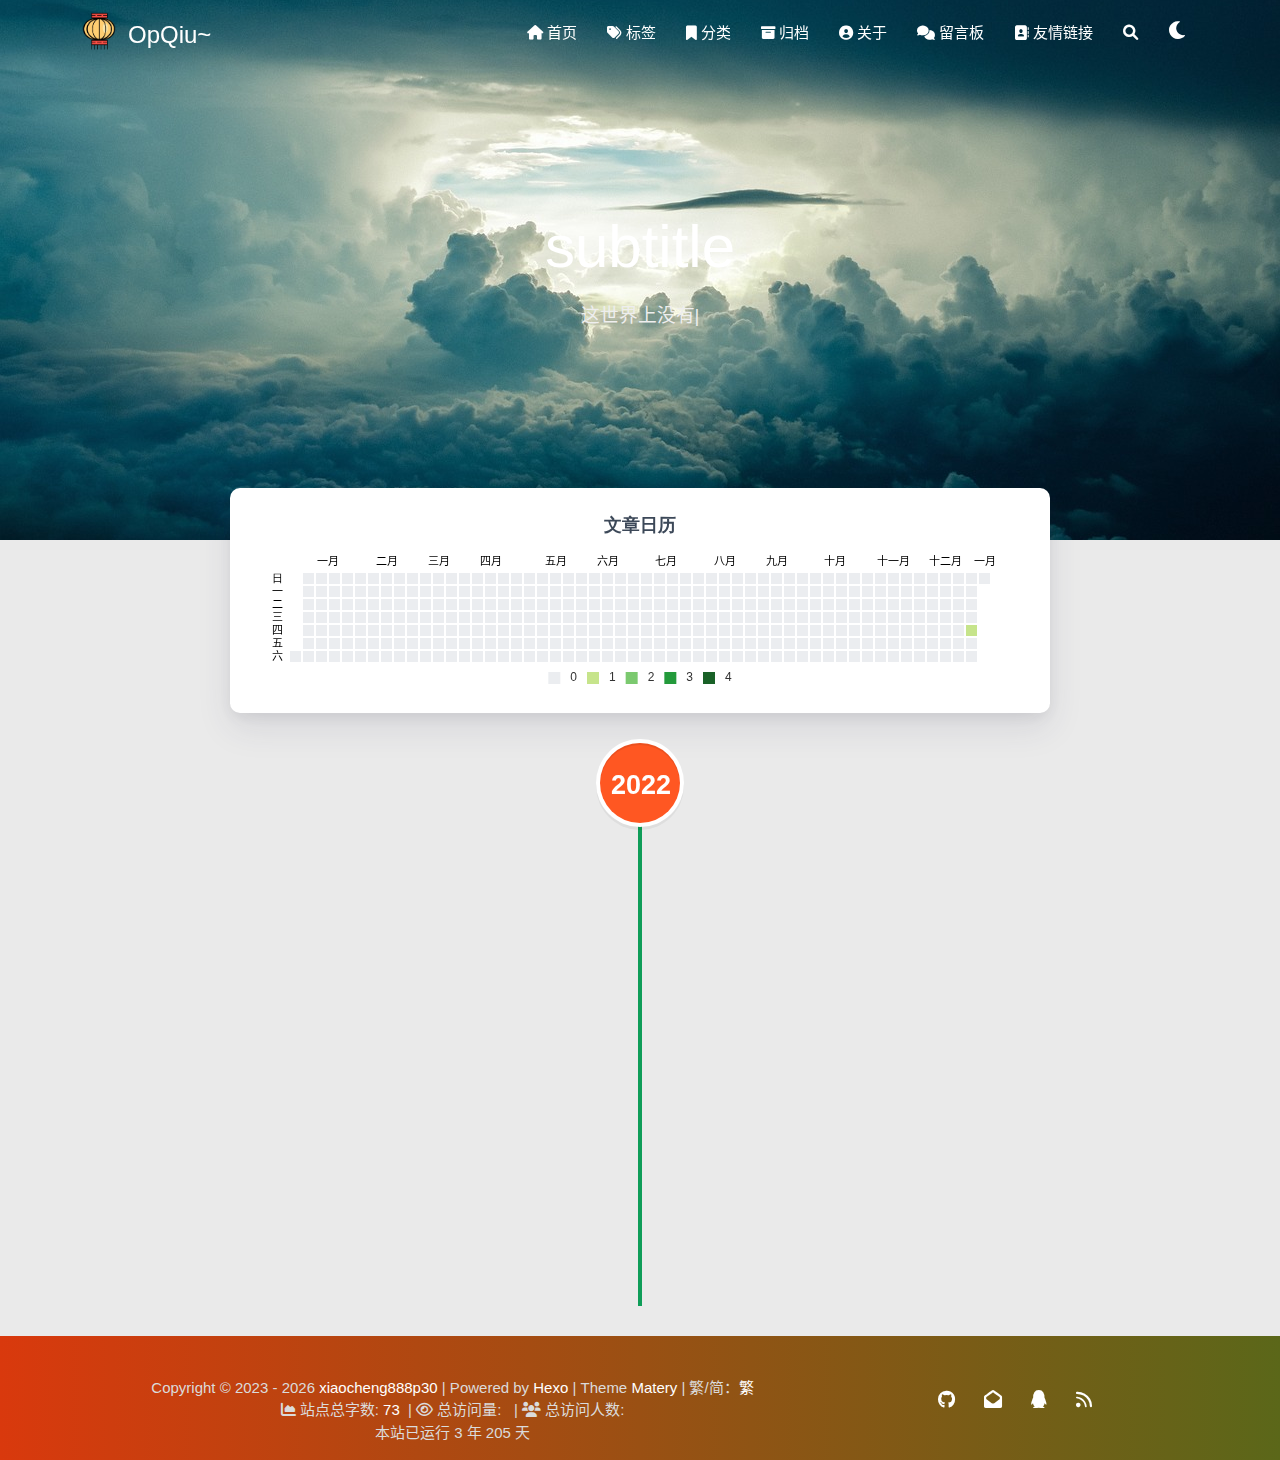
<file: archives/2022/12/index.html>
<!DOCTYPE HTML>
<html lang="zh-CN">


<head>
    <script>(function(i,s,o,g,r,a,m){i["DaoVoiceObject"]=r;i[r]=i[r]||function(){(i[r].q=i[r].q||[]).push(arguments)},i[r].l=1*new Date();a=s.createElement(o),m=s.getElementsByTagName(o)[0];a.async=1;a.src=g;a.charset="utf-8";m.parentNode.insertBefore(a,m)})(window,document,"script",('https:' == document.location.protocol ? 'https:' : 'http:') + "//widget.daovoice.io/widget/12710464.js","daovoice")</script>
    <meta charset="utf-8">
    <meta name="keywords" content="归档: 2022/12, OpQiu~">
    <meta name="description" content="OpQiu~">
    <meta http-equiv="X-UA-Compatible" content="IE=edge">
    <meta name="viewport" content="width=device-width, initial-scale=1.0, user-scalable=no">
    <meta name="renderer" content="webkit|ie-stand|ie-comp">
    <meta name="mobile-web-app-capable" content="yes">
    <meta name="format-detection" content="telephone=no">
    <meta name="apple-mobile-web-app-capable" content="yes">
    <meta name="apple-mobile-web-app-status-bar-style" content="black-translucent">
    <meta name="referrer" content="no-referrer-when-downgrade">
    <!-- Global site tag (gtag.js) - Google Analytics -->


    <title>归档: 2022/12 | OpQiu~</title>
    <link rel="icon" type="image/png" href="/favicon.png">
    


    <!-- bg-cover style     -->



<link rel="stylesheet" type="text/css" href="/libs/awesome/css/all.min.css">
<link rel="stylesheet" type="text/css" href="/libs/materialize/materialize.min.css">
<link rel="stylesheet" type="text/css" href="/libs/aos/aos.css">
<link rel="stylesheet" type="text/css" href="/libs/animate/animate.min.css">
<link rel="stylesheet" type="text/css" href="/libs/lightGallery/css/lightgallery.min.css">
<link rel="stylesheet" type="text/css" href="/css/matery.css">
<link rel="stylesheet" type="text/css" href="/css/my.css">
<link rel="stylesheet" type="text/css" href="/css/dark.css" media="none" onload="if(media!='all')media='all'">




    <link rel="stylesheet" href="/libs/tocbot/tocbot.css">
    <link rel="stylesheet" href="/css/post.css">




    
        <link rel="stylesheet" type="text/css" href="/css/reward.css">
    



    <script src="/libs/jquery/jquery-3.6.0.min.js"></script>

<meta name="generator" content="Hexo 6.3.0">
<style>.github-emoji { position: relative; display: inline-block; width: 1.2em; min-height: 1.2em; overflow: hidden; vertical-align: top; color: transparent; }  .github-emoji > span { position: relative; z-index: 10; }  .github-emoji img, .github-emoji .fancybox { margin: 0 !important; padding: 0 !important; border: none !important; outline: none !important; text-decoration: none !important; user-select: none !important; cursor: auto !important; }  .github-emoji img { height: 1.2em !important; width: 1.2em !important; position: absolute !important; left: 50% !important; top: 50% !important; transform: translate(-50%, -50%) !important; user-select: none !important; cursor: auto !important; } .github-emoji-fallback { color: inherit; } .github-emoji-fallback img { opacity: 0 !important; }</style>
<link rel="alternate" href="/atom.xml" title="OpQiu~" type="application/atom+xml">
</head>


<body>
    <header class="navbar-fixed">
    <nav id="headNav" class="bg-color nav-transparent">
        <div id="navContainer" class="nav-wrapper container">
            <div class="brand-logo">
                <a href="/" class="waves-effect waves-light">
                    
                    <img src="/medias/logo.png" class="logo-img" alt="LOGO">
                    
                    <span class="logo-span">OpQiu~</span>
                </a>
            </div>
            

<a href="#" data-target="mobile-nav" class="sidenav-trigger button-collapse"><i class="fas fa-bars"></i></a>
<ul class="right nav-menu">
  
  <li class="hide-on-med-and-down nav-item">
    
    <a href="/" class="waves-effect waves-light">
      
      <i class="fas fa-home" style="zoom: 0.6;"></i>
      
      <span>首页</span>
    </a>
    
  </li>
  
  <li class="hide-on-med-and-down nav-item">
    
    <a href="/tags" class="waves-effect waves-light">
      
      <i class="fas fa-tags" style="zoom: 0.6;"></i>
      
      <span>标签</span>
    </a>
    
  </li>
  
  <li class="hide-on-med-and-down nav-item">
    
    <a href="/categories" class="waves-effect waves-light">
      
      <i class="fas fa-bookmark" style="zoom: 0.6;"></i>
      
      <span>分类</span>
    </a>
    
  </li>
  
  <li class="hide-on-med-and-down nav-item">
    
    <a href="/archives" class="waves-effect waves-light">
      
      <i class="fas fa-archive" style="zoom: 0.6;"></i>
      
      <span>归档</span>
    </a>
    
  </li>
  
  <li class="hide-on-med-and-down nav-item">
    
    <a href="/about" class="waves-effect waves-light">
      
      <i class="fas fa-user-circle" style="zoom: 0.6;"></i>
      
      <span>关于</span>
    </a>
    
  </li>
  
  <li class="hide-on-med-and-down nav-item">
    
    <a href="/contact" class="waves-effect waves-light">
      
      <i class="fas fa-comments" style="zoom: 0.6;"></i>
      
      <span>留言板</span>
    </a>
    
  </li>
  
  <li class="hide-on-med-and-down nav-item">
    
    <a href="/friends" class="waves-effect waves-light">
      
      <i class="fas fa-address-book" style="zoom: 0.6;"></i>
      
      <span>友情链接</span>
    </a>
    
  </li>
  
  <li>
    <a href="#searchModal" class="modal-trigger waves-effect waves-light">
      <i id="searchIcon" class="fas fa-search" title="搜索" style="zoom: 0.85;"></i>
    </a>
  </li>
  <li>
    <a href="javascript:;" class="waves-effect waves-light" onclick="switchNightMode()" title="深色/浅色模式" >
      <i id="sum-moon-icon" class="fas fa-sun" style="zoom: 0.85;"></i>
    </a>
  </li>
</ul>


<div id="mobile-nav" class="side-nav sidenav">

    <div class="mobile-head bg-color">
        
        <img src="/medias/logo.png" class="logo-img circle responsive-img">
        
        <div class="logo-name">OpQiu~</div>
        <div class="logo-desc">
            
            Never really desperate, only the lost of the soul.
            
        </div>
    </div>

    <ul class="menu-list mobile-menu-list">
        
        <li class="m-nav-item">
	  
		<a href="/" class="waves-effect waves-light">
			
			    <i class="fa-fw fas fa-home"></i>
			
			首页
		</a>
          
        </li>
        
        <li class="m-nav-item">
	  
		<a href="/tags" class="waves-effect waves-light">
			
			    <i class="fa-fw fas fa-tags"></i>
			
			标签
		</a>
          
        </li>
        
        <li class="m-nav-item">
	  
		<a href="/categories" class="waves-effect waves-light">
			
			    <i class="fa-fw fas fa-bookmark"></i>
			
			分类
		</a>
          
        </li>
        
        <li class="m-nav-item">
	  
		<a href="/archives" class="waves-effect waves-light">
			
			    <i class="fa-fw fas fa-archive"></i>
			
			归档
		</a>
          
        </li>
        
        <li class="m-nav-item">
	  
		<a href="/about" class="waves-effect waves-light">
			
			    <i class="fa-fw fas fa-user-circle"></i>
			
			关于
		</a>
          
        </li>
        
        <li class="m-nav-item">
	  
		<a href="/contact" class="waves-effect waves-light">
			
			    <i class="fa-fw fas fa-comments"></i>
			
			留言板
		</a>
          
        </li>
        
        <li class="m-nav-item">
	  
		<a href="/friends" class="waves-effect waves-light">
			
			    <i class="fa-fw fas fa-address-book"></i>
			
			友情链接
		</a>
          
        </li>
        
        
        <li><div class="divider"></div></li>
        <li>
            <a href="https://github.com/xiaocheng888p30/xiaocheng888p30.github.io" class="waves-effect waves-light" target="_blank">
                <i class="fab fa-github-square fa-fw"></i>Fork Me
            </a>
        </li>
        
    </ul>
</div>


        </div>

        
            <style>
    .nav-transparent .github-corner {
        display: none !important;
    }

    .github-corner {
        position: absolute;
        z-index: 10;
        top: 0;
        right: 0;
        border: 0;
        transform: scale(1.1);
    }

    .github-corner svg {
        color: #0f9d58;
        fill: #fff;
        height: 64px;
        width: 64px;
    }

    .github-corner:hover .octo-arm {
        animation: a 0.56s ease-in-out;
    }

    .github-corner .octo-arm {
        animation: none;
    }

    @keyframes a {
        0%,
        to {
            transform: rotate(0);
        }
        20%,
        60% {
            transform: rotate(-25deg);
        }
        40%,
        80% {
            transform: rotate(10deg);
        }
    }
</style>

<a href="https://github.com/xiaocheng888p30/xiaocheng888p30.github.io" class="github-corner tooltipped hide-on-med-and-down" target="_blank"
   data-tooltip="Fork Me" data-position="left" data-delay="50">
    <svg viewBox="0 0 250 250" aria-hidden="true">
        <path d="M0,0 L115,115 L130,115 L142,142 L250,250 L250,0 Z"></path>
        <path d="M128.3,109.0 C113.8,99.7 119.0,89.6 119.0,89.6 C122.0,82.7 120.5,78.6 120.5,78.6 C119.2,72.0 123.4,76.3 123.4,76.3 C127.3,80.9 125.5,87.3 125.5,87.3 C122.9,97.6 130.6,101.9 134.4,103.2"
              fill="currentColor" style="transform-origin: 130px 106px;" class="octo-arm"></path>
        <path d="M115.0,115.0 C114.9,115.1 118.7,116.5 119.8,115.4 L133.7,101.6 C136.9,99.2 139.9,98.4 142.2,98.6 C133.8,88.0 127.5,74.4 143.8,58.0 C148.5,53.4 154.0,51.2 159.7,51.0 C160.3,49.4 163.2,43.6 171.4,40.1 C171.4,40.1 176.1,42.5 178.8,56.2 C183.1,58.6 187.2,61.8 190.9,65.4 C194.5,69.0 197.7,73.2 200.1,77.6 C213.8,80.2 216.3,84.9 216.3,84.9 C212.7,93.1 206.9,96.0 205.4,96.6 C205.1,102.4 203.0,107.8 198.3,112.5 C181.9,128.9 168.3,122.5 157.7,114.1 C157.9,116.9 156.7,120.9 152.7,124.9 L141.0,136.5 C139.8,137.7 141.6,141.9 141.8,141.8 Z"
              fill="currentColor" class="octo-body"></path>
    </svg>
</a>
        
    </nav>

</header>

    <div class="bg-cover pd-header about-cover">
    <div class="container">
    <div class="row">
    <div class="col s10 offset-s1 m8 offset-m2 l8 offset-l2">
        <div class="brand">
            <div class="title center-align">
                
                    subtitle
                
            </div>

            <div class="description center-align">
                
                <span id="subtitle"></span>
                <script src="/libs/typed/typed.js"></script>
                <script>
                    var typed = new Typed("#subtitle", {
                        strings: [ 
                            
                                "这世界上没有什么事是理所当然的",
                            
                                "Nothing in this world can be taken for granted",
                            
                        ],
                        startDelay: 300,
                        typeSpeed: 100,
                        loop: true,
                        backSpeed: 50,
                        showCursor: true
                    });
                </script>
                
            </div>
        </div>
    </div>
</div>


<script>
    // 每天切换 banner 图.  Switch banner image every day.
    var bannerUrl = "/medias/banner/" + new Date().getDay() + '.jpg';
    $('.bg-cover').css('background-image', 'url(' + bannerUrl + ')');
</script>


    </div>
</div>

<main class="content">

    
    <div class="container archive-calendar">
    <div class="card">
        <div id="post-calendar" class="card-content"></div>
    </div>
</div>

<script type="text/javascript" src="/libs/echarts/echarts.min.js"></script>
<script type="text/javascript">
    let myChart = echarts.init(document.getElementById('post-calendar'));

    

    let option = {
        title: {
            top: 0,
            text: '文章日历',
            left: 'center',
            textStyle: {
                color: '#3C4858'
            }
        },
        tooltip: {
            padding: 10,
            backgroundColor: '#555',
            borderColor: '#777',
            borderWidth: 1,
            formatter: function (obj) {
                var value = obj.value;
                return '<div style="font-size: 14px;">' + value[0] + '：' + value[1] + '</div>';
            }
        },
        visualMap: {
            show: true,
            showLabel: true,
            categories: [0, 1, 2, 3, 4],
            calculable: true,
            inRange: {
                symbol: 'rect',
                color: ['#ebedf0', '#c6e48b', '#7bc96f', '#239a3b', '#196127']
            },
            itemWidth: 12,
            itemHeight: 12,
            orient: 'horizontal',
            left: 'center',
            bottom: 0
        },
        calendar: [{
            left: 'center',
            range: ["2022-01-01", "2023-01-01"],
            cellSize: [13, 13],
            splitLine: {
                show: false
            },
            itemStyle: {
                color: '#196127',
                borderColor: '#fff',
                borderWidth: 2
            },
            yearLabel: {
                show: false
            },
            monthLabel: {
                nameMap: 'cn',
                fontSize: 11
            },
            dayLabel: {
                formatter: '{start}  1st',
                nameMap: 'cn',
                fontSize: 11
            }
        }],
        series: [{
            type: 'heatmap',
            coordinateSystem: 'calendar',
            calendarIndex: 0,
            data: [["2022-01-01", 0], ["2022-01-02", 0], ["2022-01-03", 0], ["2022-01-04", 0], ["2022-01-05", 0], ["2022-01-06", 0], ["2022-01-07", 0], ["2022-01-08", 0], ["2022-01-09", 0], ["2022-01-10", 0], ["2022-01-11", 0], ["2022-01-12", 0], ["2022-01-13", 0], ["2022-01-14", 0], ["2022-01-15", 0], ["2022-01-16", 0], ["2022-01-17", 0], ["2022-01-18", 0], ["2022-01-19", 0], ["2022-01-20", 0], ["2022-01-21", 0], ["2022-01-22", 0], ["2022-01-23", 0], ["2022-01-24", 0], ["2022-01-25", 0], ["2022-01-26", 0], ["2022-01-27", 0], ["2022-01-28", 0], ["2022-01-29", 0], ["2022-01-30", 0], ["2022-01-31", 0], ["2022-02-01", 0], ["2022-02-02", 0], ["2022-02-03", 0], ["2022-02-04", 0], ["2022-02-05", 0], ["2022-02-06", 0], ["2022-02-07", 0], ["2022-02-08", 0], ["2022-02-09", 0], ["2022-02-10", 0], ["2022-02-11", 0], ["2022-02-12", 0], ["2022-02-13", 0], ["2022-02-14", 0], ["2022-02-15", 0], ["2022-02-16", 0], ["2022-02-17", 0], ["2022-02-18", 0], ["2022-02-19", 0], ["2022-02-20", 0], ["2022-02-21", 0], ["2022-02-22", 0], ["2022-02-23", 0], ["2022-02-24", 0], ["2022-02-25", 0], ["2022-02-26", 0], ["2022-02-27", 0], ["2022-02-28", 0], ["2022-03-01", 0], ["2022-03-02", 0], ["2022-03-03", 0], ["2022-03-04", 0], ["2022-03-05", 0], ["2022-03-06", 0], ["2022-03-07", 0], ["2022-03-08", 0], ["2022-03-09", 0], ["2022-03-10", 0], ["2022-03-11", 0], ["2022-03-12", 0], ["2022-03-13", 0], ["2022-03-14", 0], ["2022-03-15", 0], ["2022-03-16", 0], ["2022-03-17", 0], ["2022-03-18", 0], ["2022-03-19", 0], ["2022-03-20", 0], ["2022-03-21", 0], ["2022-03-22", 0], ["2022-03-23", 0], ["2022-03-24", 0], ["2022-03-25", 0], ["2022-03-26", 0], ["2022-03-27", 0], ["2022-03-28", 0], ["2022-03-29", 0], ["2022-03-30", 0], ["2022-03-31", 0], ["2022-04-01", 0], ["2022-04-02", 0], ["2022-04-03", 0], ["2022-04-04", 0], ["2022-04-05", 0], ["2022-04-06", 0], ["2022-04-07", 0], ["2022-04-08", 0], ["2022-04-09", 0], ["2022-04-10", 0], ["2022-04-11", 0], ["2022-04-12", 0], ["2022-04-13", 0], ["2022-04-14", 0], ["2022-04-15", 0], ["2022-04-16", 0], ["2022-04-17", 0], ["2022-04-18", 0], ["2022-04-19", 0], ["2022-04-20", 0], ["2022-04-21", 0], ["2022-04-22", 0], ["2022-04-23", 0], ["2022-04-24", 0], ["2022-04-25", 0], ["2022-04-26", 0], ["2022-04-27", 0], ["2022-04-28", 0], ["2022-04-29", 0], ["2022-04-30", 0], ["2022-05-01", 0], ["2022-05-02", 0], ["2022-05-03", 0], ["2022-05-04", 0], ["2022-05-05", 0], ["2022-05-06", 0], ["2022-05-07", 0], ["2022-05-08", 0], ["2022-05-09", 0], ["2022-05-10", 0], ["2022-05-11", 0], ["2022-05-12", 0], ["2022-05-13", 0], ["2022-05-14", 0], ["2022-05-15", 0], ["2022-05-16", 0], ["2022-05-17", 0], ["2022-05-18", 0], ["2022-05-19", 0], ["2022-05-20", 0], ["2022-05-21", 0], ["2022-05-22", 0], ["2022-05-23", 0], ["2022-05-24", 0], ["2022-05-25", 0], ["2022-05-26", 0], ["2022-05-27", 0], ["2022-05-28", 0], ["2022-05-29", 0], ["2022-05-30", 0], ["2022-05-31", 0], ["2022-06-01", 0], ["2022-06-02", 0], ["2022-06-03", 0], ["2022-06-04", 0], ["2022-06-05", 0], ["2022-06-06", 0], ["2022-06-07", 0], ["2022-06-08", 0], ["2022-06-09", 0], ["2022-06-10", 0], ["2022-06-11", 0], ["2022-06-12", 0], ["2022-06-13", 0], ["2022-06-14", 0], ["2022-06-15", 0], ["2022-06-16", 0], ["2022-06-17", 0], ["2022-06-18", 0], ["2022-06-19", 0], ["2022-06-20", 0], ["2022-06-21", 0], ["2022-06-22", 0], ["2022-06-23", 0], ["2022-06-24", 0], ["2022-06-25", 0], ["2022-06-26", 0], ["2022-06-27", 0], ["2022-06-28", 0], ["2022-06-29", 0], ["2022-06-30", 0], ["2022-07-01", 0], ["2022-07-02", 0], ["2022-07-03", 0], ["2022-07-04", 0], ["2022-07-05", 0], ["2022-07-06", 0], ["2022-07-07", 0], ["2022-07-08", 0], ["2022-07-09", 0], ["2022-07-10", 0], ["2022-07-11", 0], ["2022-07-12", 0], ["2022-07-13", 0], ["2022-07-14", 0], ["2022-07-15", 0], ["2022-07-16", 0], ["2022-07-17", 0], ["2022-07-18", 0], ["2022-07-19", 0], ["2022-07-20", 0], ["2022-07-21", 0], ["2022-07-22", 0], ["2022-07-23", 0], ["2022-07-24", 0], ["2022-07-25", 0], ["2022-07-26", 0], ["2022-07-27", 0], ["2022-07-28", 0], ["2022-07-29", 0], ["2022-07-30", 0], ["2022-07-31", 0], ["2022-08-01", 0], ["2022-08-02", 0], ["2022-08-03", 0], ["2022-08-04", 0], ["2022-08-05", 0], ["2022-08-06", 0], ["2022-08-07", 0], ["2022-08-08", 0], ["2022-08-09", 0], ["2022-08-10", 0], ["2022-08-11", 0], ["2022-08-12", 0], ["2022-08-13", 0], ["2022-08-14", 0], ["2022-08-15", 0], ["2022-08-16", 0], ["2022-08-17", 0], ["2022-08-18", 0], ["2022-08-19", 0], ["2022-08-20", 0], ["2022-08-21", 0], ["2022-08-22", 0], ["2022-08-23", 0], ["2022-08-24", 0], ["2022-08-25", 0], ["2022-08-26", 0], ["2022-08-27", 0], ["2022-08-28", 0], ["2022-08-29", 0], ["2022-08-30", 0], ["2022-08-31", 0], ["2022-09-01", 0], ["2022-09-02", 0], ["2022-09-03", 0], ["2022-09-04", 0], ["2022-09-05", 0], ["2022-09-06", 0], ["2022-09-07", 0], ["2022-09-08", 0], ["2022-09-09", 0], ["2022-09-10", 0], ["2022-09-11", 0], ["2022-09-12", 0], ["2022-09-13", 0], ["2022-09-14", 0], ["2022-09-15", 0], ["2022-09-16", 0], ["2022-09-17", 0], ["2022-09-18", 0], ["2022-09-19", 0], ["2022-09-20", 0], ["2022-09-21", 0], ["2022-09-22", 0], ["2022-09-23", 0], ["2022-09-24", 0], ["2022-09-25", 0], ["2022-09-26", 0], ["2022-09-27", 0], ["2022-09-28", 0], ["2022-09-29", 0], ["2022-09-30", 0], ["2022-10-01", 0], ["2022-10-02", 0], ["2022-10-03", 0], ["2022-10-04", 0], ["2022-10-05", 0], ["2022-10-06", 0], ["2022-10-07", 0], ["2022-10-08", 0], ["2022-10-09", 0], ["2022-10-10", 0], ["2022-10-11", 0], ["2022-10-12", 0], ["2022-10-13", 0], ["2022-10-14", 0], ["2022-10-15", 0], ["2022-10-16", 0], ["2022-10-17", 0], ["2022-10-18", 0], ["2022-10-19", 0], ["2022-10-20", 0], ["2022-10-21", 0], ["2022-10-22", 0], ["2022-10-23", 0], ["2022-10-24", 0], ["2022-10-25", 0], ["2022-10-26", 0], ["2022-10-27", 0], ["2022-10-28", 0], ["2022-10-29", 0], ["2022-10-30", 0], ["2022-10-31", 0], ["2022-11-01", 0], ["2022-11-02", 0], ["2022-11-03", 0], ["2022-11-04", 0], ["2022-11-05", 0], ["2022-11-06", 0], ["2022-11-07", 0], ["2022-11-08", 0], ["2022-11-09", 0], ["2022-11-10", 0], ["2022-11-11", 0], ["2022-11-12", 0], ["2022-11-13", 0], ["2022-11-14", 0], ["2022-11-15", 0], ["2022-11-16", 0], ["2022-11-17", 0], ["2022-11-18", 0], ["2022-11-19", 0], ["2022-11-20", 0], ["2022-11-21", 0], ["2022-11-22", 0], ["2022-11-23", 0], ["2022-11-24", 0], ["2022-11-25", 0], ["2022-11-26", 0], ["2022-11-27", 0], ["2022-11-28", 0], ["2022-11-29", 0], ["2022-11-30", 0], ["2022-12-01", 0], ["2022-12-02", 0], ["2022-12-03", 0], ["2022-12-04", 0], ["2022-12-05", 0], ["2022-12-06", 0], ["2022-12-07", 0], ["2022-12-08", 0], ["2022-12-09", 0], ["2022-12-10", 0], ["2022-12-11", 0], ["2022-12-12", 0], ["2022-12-13", 0], ["2022-12-14", 0], ["2022-12-15", 0], ["2022-12-16", 0], ["2022-12-17", 0], ["2022-12-18", 0], ["2022-12-19", 0], ["2022-12-20", 0], ["2022-12-21", 0], ["2022-12-22", 0], ["2022-12-23", 0], ["2022-12-24", 0], ["2022-12-25", 0], ["2022-12-26", 0], ["2022-12-27", 0], ["2022-12-28", 0], ["2022-12-29", 1], ["2022-12-30", 0], ["2022-12-31", 0], ["2023-01-01", 0]]
        }]

    };

    myChart.setOption(option);
</script>

    

    

    <div id="cd-timeline" class="container">
        
        <div class="cd-timeline-block">

            
            
            
            <div class="cd-timeline-img year" data-aos="zoom-in-up">
                <a href="/archives/2022">2022</a>
            </div>
            

            
            
            
            <div class="cd-timeline-img month" data-aos="zoom-in-up">
                <a href="/archives/2022/12">12</a>
            </div>
            

            
            <div class="cd-timeline-img day" data-aos="zoom-in-up">
                <span>29</span>
            </div>
            <article class="cd-timeline-content" data-aos="fade-up">
                <div class="article col s12 m6">
                    <div class="card">
                        <a href="/2022/12/29/hello-world/">
                            <div class="card-image">
                                
                                
                                <img src="/medias/featureimages/12.jpg" class="responsive-img" alt="Hello World">
                                
                                <span class="card-title">Hello World</span>
                            </div>
                        </a>
                        <div class="card-content article-content">
                            <div class="summary block-with-text">
                                
                                    Welcome to Hexo! This is your very first post. Check documentation for more info. If you get any problems when using Hex
                                
                            </div>
                            <div class="publish-info">
                                <span class="publish-date">
                                    <i class="far fa-clock fa-fw icon-date"></i>2022-12-29
                                </span>
                                <span class="publish-author">
                                    
                                    <i class="fas fa-user fa-fw"></i>
                                    xiaocheng888p30
                                    
                                </span>
                            </div>
                        </div>

                        
                    </div>
                </div>
            </article>
        </div>
        
    </div>

</main>




    <footer class="page-footer bg-color">
    
        <link rel="stylesheet" href="/libs/aplayer/APlayer.min.css">
<style>
    .aplayer .aplayer-lrc p {
        
        display: none;
        
        font-size: 12px;
        font-weight: 700;
        line-height: 16px !important;
    }

    .aplayer .aplayer-lrc p.aplayer-lrc-current {
        
        display: none;
        
        font-size: 15px;
        color: #42b983;
    }

    
    .aplayer.aplayer-fixed.aplayer-narrow .aplayer-body {
        left: -66px !important;
    }

    .aplayer.aplayer-fixed.aplayer-narrow .aplayer-body:hover {
        left: 0px !important;
    }

    
</style>
<div class="">
    
    <div class="row">
        <meting-js class="col l8 offset-l2 m10 offset-m1 s12"
                   server="netease"
                   type="playlist"
                   id="5127071989"
                   fixed='true'
                   autoplay='false'
                   theme='#42b983'
                   loop='all'
                   order='random'
                   preload='auto'
                   volume='0.7'
                   list-folded='true'
        >
        </meting-js>
    </div>
</div>

<script src="/libs/aplayer/APlayer.min.js"></script>
<script src="/libs/aplayer/Meting.min.js"></script>

    

    <div class="container row center-align"
         style="margin-bottom: 15px !important;">
        <div class="col s12 m8 l8 copy-right">
            Copyright&nbsp;&copy;
            
                <span id="year">2023</span>
            
            <a href="/about" target="_blank">xiaocheng888p30</a>
            |&nbsp;Powered by&nbsp;<a href="https://hexo.io/" target="_blank">Hexo</a>
            |&nbsp;Theme&nbsp;<a href="https://github.com/blinkfox/hexo-theme-matery" target="_blank">Matery</a>
            
                <span id="translate">|&nbsp;繁/简：</span><a id="translateLink" href="javascript:translatePage();">繁</a>
            
            <br>
            
                &nbsp;<i class="fas fa-chart-area"></i>&nbsp;站点总字数:&nbsp;<span
                        class="white-color">73</span>
            
            
            
                
            
            
                <span id="busuanzi_container_site_pv">
                &nbsp;|&nbsp;<i class="far fa-eye"></i>&nbsp;总访问量:&nbsp;
                    <span id="busuanzi_value_site_pv" class="white-color"></span>
            </span>
            
            
                <span id="busuanzi_container_site_uv">
                &nbsp;|&nbsp;<i class="fas fa-users"></i>&nbsp;总访问人数:&nbsp;
                    <span id="busuanzi_value_site_uv" class="white-color"></span>
            </span>
            
            <br>

            <!-- 运行天数提醒. -->
            
                <span id="sitetime"> Loading ...</span>
                <script>
                    var calcSiteTime = function () {
                        var seconds = 1000;
                        var minutes = seconds * 60;
                        var hours = minutes * 60;
                        var days = hours * 24;
                        var years = days * 365;
                        var today = new Date();
                        var startYear = "2023";
                        var startMonth = "1";
                        var startDate = "1";
                        var startHour = "0";
                        var startMinute = "0";
                        var startSecond = "0";
                        var todayYear = today.getFullYear();
                        var todayMonth = today.getMonth() + 1;
                        var todayDate = today.getDate();
                        var todayHour = today.getHours();
                        var todayMinute = today.getMinutes();
                        var todaySecond = today.getSeconds();
                        var t1 = Date.UTC(startYear, startMonth, startDate, startHour, startMinute, startSecond);
                        var t2 = Date.UTC(todayYear, todayMonth, todayDate, todayHour, todayMinute, todaySecond);
                        var diff = t2 - t1;
                        var diffYears = Math.floor(diff / years);
                        var diffDays = Math.floor((diff / days) - diffYears * 365);

                        // 区分是否有年份.
                        var language = 'zh-CN';
                        if (startYear === String(todayYear)) {
                            document.getElementById("year").innerHTML = todayYear;
                            var daysTip = 'This site has been running for ' + diffDays + ' days';
                            if (language === 'zh-CN') {
                                daysTip = '本站已运行 ' + diffDays + ' 天';
                            } else if (language === 'zh-HK') {
                                daysTip = '本站已運行 ' + diffDays + ' 天';
                            }
                            document.getElementById("sitetime").innerHTML = daysTip;
                        } else {
                            document.getElementById("year").innerHTML = startYear + " - " + todayYear;
                            var yearsAndDaysTip = 'This site has been running for ' + diffYears + ' years and '
                                + diffDays + ' days';
                            if (language === 'zh-CN') {
                                yearsAndDaysTip = '本站已运行 ' + diffYears + ' 年 ' + diffDays + ' 天';
                            } else if (language === 'zh-HK') {
                                yearsAndDaysTip = '本站已運行 ' + diffYears + ' 年 ' + diffDays + ' 天';
                            }
                            document.getElementById("sitetime").innerHTML = yearsAndDaysTip;
                        }
                    }

                    calcSiteTime();
                </script>
            
            <br>
            
        </div>
        <div class="col s12 m4 l4 social-link social-statis">
    <a href="https://github.com/xiaocheng888p30/xiaocheng888p30.github.io" class="tooltipped" target="_blank" data-tooltip="访问我的GitHub" data-position="top" data-delay="50">
        <i class="fab fa-github"></i>
    </a>



    <a href="mailto:1075284275@qq.com" class="tooltipped" target="_blank" data-tooltip="邮件联系我" data-position="top" data-delay="50">
        <i class="fas fa-envelope-open"></i>
    </a>







    <a href="tencent://AddContact/?fromId=50&fromSubId=1&subcmd=all&uin=1075284275" class="tooltipped" target="_blank" data-tooltip="QQ联系我: 1075284275" data-position="top" data-delay="50">
        <i class="fab fa-qq"></i>
    </a>







    <a href="/atom.xml" class="tooltipped" target="_blank" data-tooltip="RSS 订阅" data-position="top" data-delay="50">
        <i class="fas fa-rss"></i>
    </a>

</div>
    </div>
    <link rel="stylesheet" href="/css/prism.css">
<script src="/js/prism.js" async></script>
</footer>
<div class="progress-bar"></div>




    <!-- 搜索遮罩框 -->
<div id="searchModal" class="modal">
    <div class="modal-content">
        <div class="search-header">
            <span class="title"><i class="fas fa-search"></i>&nbsp;&nbsp;搜索</span>
            <input type="search" id="searchInput" name="s" placeholder="请输入搜索的关键字"
                   class="search-input">
        </div>
        <div id="searchResult"></div>
    </div>
</div>

<script type="text/javascript">
$(function () {
    var searchFunc = function (path, search_id, content_id) {
        'use strict';
        $.ajax({
            url: path,
            dataType: "xml",
            success: function (xmlResponse) {
                // get the contents from search data
                var datas = $("entry", xmlResponse).map(function () {
                    return {
                        title: $("title", this).text(),
                        content: $("content", this).text(),
                        url: $("url", this).text()
                    };
                }).get();
                var $input = document.getElementById(search_id);
                var $resultContent = document.getElementById(content_id);
                $input.addEventListener('input', function () {
                    var str = '<ul class=\"search-result-list\">';
                    var keywords = this.value.trim().toLowerCase().split(/[\s\-]+/);
                    $resultContent.innerHTML = "";
                    if (this.value.trim().length <= 0) {
                        return;
                    }
                    // perform local searching
                    datas.forEach(function (data) {
                        var isMatch = true;
                        var data_title = data.title.trim().toLowerCase();
                        var data_content = data.content.trim().replace(/<[^>]+>/g, "").toLowerCase();
                        var data_url = data.url;
                        data_url = data_url.indexOf('/') === 0 ? data.url : '/' + data_url;
                        var index_title = -1;
                        var index_content = -1;
                        var first_occur = -1;
                        // only match artiles with not empty titles and contents
                        if (data_title !== '' && data_content !== '') {
                            keywords.forEach(function (keyword, i) {
                                index_title = data_title.indexOf(keyword);
                                index_content = data_content.indexOf(keyword);
                                if (index_title < 0 && index_content < 0) {
                                    isMatch = false;
                                } else {
                                    if (index_content < 0) {
                                        index_content = 0;
                                    }
                                    if (i === 0) {
                                        first_occur = index_content;
                                    }
                                }
                            });
                        }
                        // show search results
                        if (isMatch) {
                            str += "<li><a href='" + data_url + "' class='search-result-title'>" + data_title + "</a>";
                            var content = data.content.trim().replace(/<[^>]+>/g, "");
                            if (first_occur >= 0) {
                                // cut out 100 characters
                                var start = first_occur - 20;
                                var end = first_occur + 80;
                                if (start < 0) {
                                    start = 0;
                                }
                                if (start === 0) {
                                    end = 100;
                                }
                                if (end > content.length) {
                                    end = content.length;
                                }
                                var match_content = content.substr(start, end);
                                // highlight all keywords
                                keywords.forEach(function (keyword) {
                                    var regS = new RegExp(keyword, "gi");
                                    match_content = match_content.replace(regS, "<em class=\"search-keyword\">" + keyword + "</em>");
                                });

                                str += "<p class=\"search-result\">" + match_content + "...</p>"
                            }
                            str += "</li>";
                        }
                    });
                    str += "</ul>";
                    $resultContent.innerHTML = str;
                });
            }
        });
    };

    searchFunc('/search.xml', 'searchInput', 'searchResult');
});
</script>

    <!-- 白天和黑夜主题 -->
<div class="stars-con">
    <div id="stars"></div>
    <div id="stars2"></div>
    <div id="stars3"></div>  
</div>

<script>
    function switchNightMode() {
        $('<div class="Cuteen_DarkSky"><div class="Cuteen_DarkPlanet"></div></div>').appendTo($('body')),
        setTimeout(function () {
            $('body').hasClass('DarkMode') 
            ? ($('body').removeClass('DarkMode'), localStorage.setItem('isDark', '0'), $('#sum-moon-icon').removeClass("fa-sun").addClass('fa-moon')) 
            : ($('body').addClass('DarkMode'), localStorage.setItem('isDark', '1'), $('#sum-moon-icon').addClass("fa-sun").removeClass('fa-moon')),
            
            setTimeout(function () {
            $('.Cuteen_DarkSky').fadeOut(1e3, function () {
                $(this).remove()
            })
            }, 2e3)
        })
    }
</script>

    <!-- 回到顶部按钮 -->
<div id="backTop" class="top-scroll">
    <a class="btn-floating btn-large waves-effect waves-light" href="#!">
        <i class="fas fa-arrow-up"></i>
    </a>
</div>


    <script src="/libs/materialize/materialize.min.js"></script>
    <script src="/libs/masonry/masonry.pkgd.min.js"></script>
    <script src="/libs/aos/aos.js"></script>
    <script src="/libs/scrollprogress/scrollProgress.min.js"></script>
    <script src="/libs/lightGallery/js/lightgallery-all.min.js"></script>
    <script src="/js/matery.js"></script>

    

    
        <script type="text/javascript" src="/js/tw_cn.js"></script>
        <script type="text/javascript">
          var defaultEncoding = 2; //网站编写字体是否繁体，1-繁体，2-简体
          var translateDelay = 0; //延迟时间,若不在前, 要设定延迟翻译时间, 如100表示100ms,默认为0
          var cookieDomain = "https://xiaocheng888p30.github.io"; //Cookie地址, 一定要设定, 通常为你的网址
          var msgToTraditionalChinese = "繁"; //此处可以更改为你想要显示的文字
          var msgToSimplifiedChinese = "简"; //同上，但两处均不建议更改
          var translateButtonId = "translateLink"; //默认互换id
          translateInitilization();
        </script>
    
    
    

    <!-- 雪花特效 -->
    

    <!-- 鼠标星星特效 -->
    

     
        <script src="https://ssl.captcha.qq.com/TCaptcha.js"></script>
        <script src="/libs/others/TencentCaptcha.js"></script>
        <button id="TencentCaptcha" data-appid="xxxxxxxxxx" data-cbfn="callback" type="button" hidden></button>
    

    <!-- Baidu Analytics -->

    <!-- Baidu Push -->

<script>
    (function () {
        var bp = document.createElement('script');
        var curProtocol = window.location.protocol.split(':')[0];
        if (curProtocol === 'https') {
            bp.src = 'https://zz.bdstatic.com/linksubmit/push.js';
        } else {
            bp.src = 'http://push.zhanzhang.baidu.com/push.js';
        }
        var s = document.getElementsByTagName("script")[0];
        s.parentNode.insertBefore(bp, s);
    })();
</script>

    
    <script src="/libs/others/clicklove.js" async="async"></script>
    
    
    <script async src="/libs/others/busuanzi.pure.mini.js"></script>
    

    

    
    <script>
        (function (i, s, o, g, r, a, m) {
            i["DaoVoiceObject"] = r;
            i[r] = i[r] || function () {
                (i[r].q = i[r].q || []).push(arguments)
            }, i[r].l = 1 * new Date();
            a = s.createElement(o), m = s.getElementsByTagName(o)[0];
            a.async = 1;
            a.src = g;
            a.charset = "utf-8";
            m.parentNode.insertBefore(a, m)
        })(window, document, "script", ('https:' == document.location.protocol ? 'https:' : 'http:') +
            "//widget.daovoice.io/widget/6984b559.js", "daovoice")
        daovoice('init', {
            app_id: "12710464"
        });
        daovoice('update');
    </script>
    

    <!--腾讯兔小巢-->
    
    

    

    

    
    <script src="/libs/instantpage/instantpage.js" type="module"></script>
    

</body>

</html>
</file>
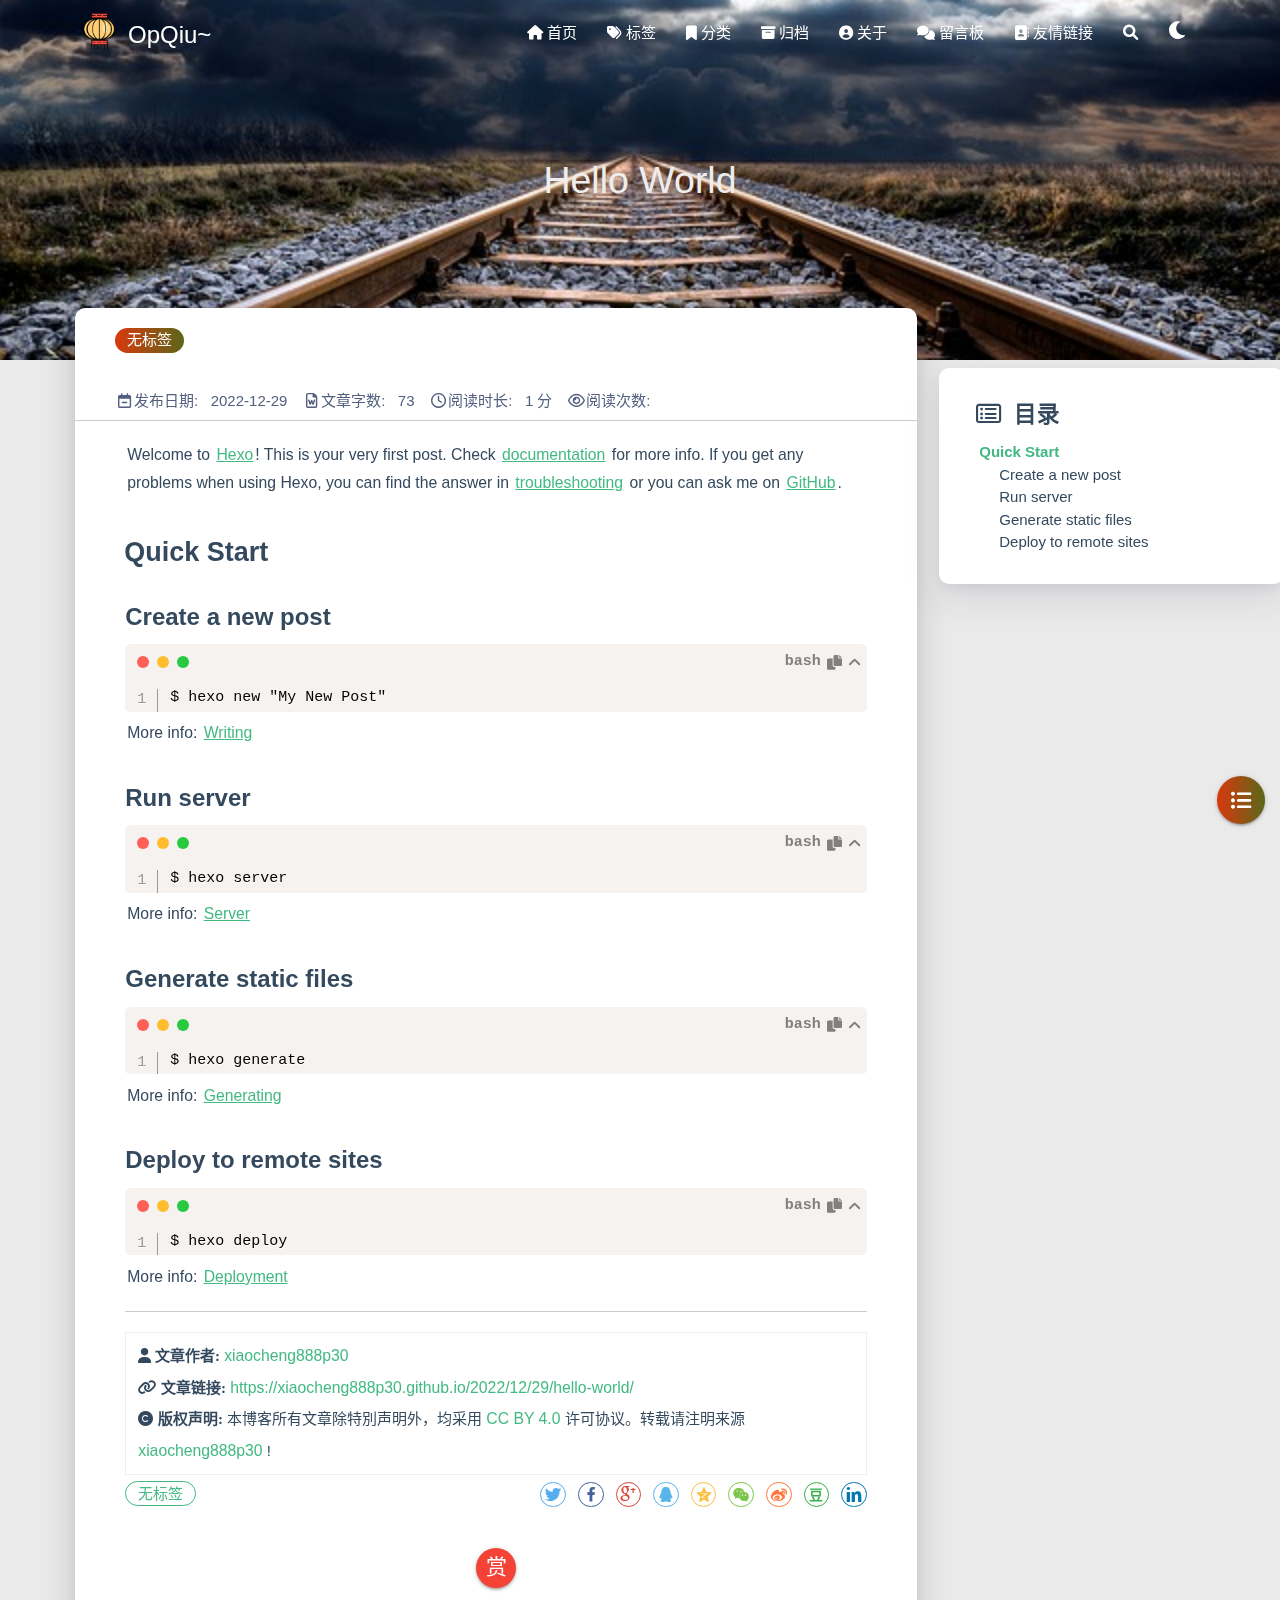
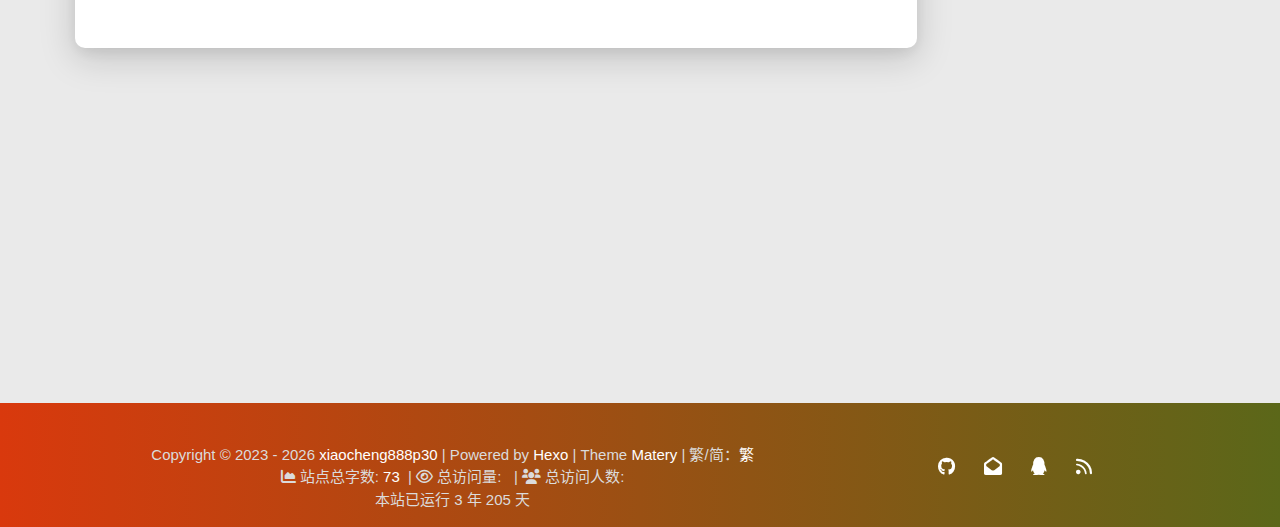
<file: 2022/12/29/hello-world/index.html>
<!DOCTYPE HTML>
<html lang="zh-CN">


<head>
    <script>(function(i,s,o,g,r,a,m){i["DaoVoiceObject"]=r;i[r]=i[r]||function(){(i[r].q=i[r].q||[]).push(arguments)},i[r].l=1*new Date();a=s.createElement(o),m=s.getElementsByTagName(o)[0];a.async=1;a.src=g;a.charset="utf-8";m.parentNode.insertBefore(a,m)})(window,document,"script",('https:' == document.location.protocol ? 'https:' : 'http:') + "//widget.daovoice.io/widget/12710464.js","daovoice")</script>
    <meta charset="utf-8">
    <meta name="keywords" content="Hello World, OpQiu~">
    <meta name="description" content="Welcome to Hexo! This is your very first post. Check documentation for more info. If you get any problems when using Hex">
    <meta http-equiv="X-UA-Compatible" content="IE=edge">
    <meta name="viewport" content="width=device-width, initial-scale=1.0, user-scalable=no">
    <meta name="renderer" content="webkit|ie-stand|ie-comp">
    <meta name="mobile-web-app-capable" content="yes">
    <meta name="format-detection" content="telephone=no">
    <meta name="apple-mobile-web-app-capable" content="yes">
    <meta name="apple-mobile-web-app-status-bar-style" content="black-translucent">
    <meta name="referrer" content="no-referrer-when-downgrade">
    <!-- Global site tag (gtag.js) - Google Analytics -->


    <title>Hello World | OpQiu~</title>
    <link rel="icon" type="image/png" href="/favicon.png">
    


    <!-- bg-cover style     -->



<link rel="stylesheet" type="text/css" href="/libs/awesome/css/all.min.css">
<link rel="stylesheet" type="text/css" href="/libs/materialize/materialize.min.css">
<link rel="stylesheet" type="text/css" href="/libs/aos/aos.css">
<link rel="stylesheet" type="text/css" href="/libs/animate/animate.min.css">
<link rel="stylesheet" type="text/css" href="/libs/lightGallery/css/lightgallery.min.css">
<link rel="stylesheet" type="text/css" href="/css/matery.css">
<link rel="stylesheet" type="text/css" href="/css/my.css">
<link rel="stylesheet" type="text/css" href="/css/dark.css" media="none" onload="if(media!='all')media='all'">




    <link rel="stylesheet" href="/libs/tocbot/tocbot.css">
    <link rel="stylesheet" href="/css/post.css">




    
        <link rel="stylesheet" type="text/css" href="/css/reward.css">
    



    <script src="/libs/jquery/jquery-3.6.0.min.js"></script>

<meta name="generator" content="Hexo 6.3.0">
<style>.github-emoji { position: relative; display: inline-block; width: 1.2em; min-height: 1.2em; overflow: hidden; vertical-align: top; color: transparent; }  .github-emoji > span { position: relative; z-index: 10; }  .github-emoji img, .github-emoji .fancybox { margin: 0 !important; padding: 0 !important; border: none !important; outline: none !important; text-decoration: none !important; user-select: none !important; cursor: auto !important; }  .github-emoji img { height: 1.2em !important; width: 1.2em !important; position: absolute !important; left: 50% !important; top: 50% !important; transform: translate(-50%, -50%) !important; user-select: none !important; cursor: auto !important; } .github-emoji-fallback { color: inherit; } .github-emoji-fallback img { opacity: 0 !important; }</style>
<link rel="alternate" href="/atom.xml" title="OpQiu~" type="application/atom+xml">
</head>


<body>
    <header class="navbar-fixed">
    <nav id="headNav" class="bg-color nav-transparent">
        <div id="navContainer" class="nav-wrapper container">
            <div class="brand-logo">
                <a href="/" class="waves-effect waves-light">
                    
                    <img src="/medias/logo.png" class="logo-img" alt="LOGO">
                    
                    <span class="logo-span">OpQiu~</span>
                </a>
            </div>
            

<a href="#" data-target="mobile-nav" class="sidenav-trigger button-collapse"><i class="fas fa-bars"></i></a>
<ul class="right nav-menu">
  
  <li class="hide-on-med-and-down nav-item">
    
    <a href="/" class="waves-effect waves-light">
      
      <i class="fas fa-home" style="zoom: 0.6;"></i>
      
      <span>首页</span>
    </a>
    
  </li>
  
  <li class="hide-on-med-and-down nav-item">
    
    <a href="/tags" class="waves-effect waves-light">
      
      <i class="fas fa-tags" style="zoom: 0.6;"></i>
      
      <span>标签</span>
    </a>
    
  </li>
  
  <li class="hide-on-med-and-down nav-item">
    
    <a href="/categories" class="waves-effect waves-light">
      
      <i class="fas fa-bookmark" style="zoom: 0.6;"></i>
      
      <span>分类</span>
    </a>
    
  </li>
  
  <li class="hide-on-med-and-down nav-item">
    
    <a href="/archives" class="waves-effect waves-light">
      
      <i class="fas fa-archive" style="zoom: 0.6;"></i>
      
      <span>归档</span>
    </a>
    
  </li>
  
  <li class="hide-on-med-and-down nav-item">
    
    <a href="/about" class="waves-effect waves-light">
      
      <i class="fas fa-user-circle" style="zoom: 0.6;"></i>
      
      <span>关于</span>
    </a>
    
  </li>
  
  <li class="hide-on-med-and-down nav-item">
    
    <a href="/contact" class="waves-effect waves-light">
      
      <i class="fas fa-comments" style="zoom: 0.6;"></i>
      
      <span>留言板</span>
    </a>
    
  </li>
  
  <li class="hide-on-med-and-down nav-item">
    
    <a href="/friends" class="waves-effect waves-light">
      
      <i class="fas fa-address-book" style="zoom: 0.6;"></i>
      
      <span>友情链接</span>
    </a>
    
  </li>
  
  <li>
    <a href="#searchModal" class="modal-trigger waves-effect waves-light">
      <i id="searchIcon" class="fas fa-search" title="搜索" style="zoom: 0.85;"></i>
    </a>
  </li>
  <li>
    <a href="javascript:;" class="waves-effect waves-light" onclick="switchNightMode()" title="深色/浅色模式" >
      <i id="sum-moon-icon" class="fas fa-sun" style="zoom: 0.85;"></i>
    </a>
  </li>
</ul>


<div id="mobile-nav" class="side-nav sidenav">

    <div class="mobile-head bg-color">
        
        <img src="/medias/logo.png" class="logo-img circle responsive-img">
        
        <div class="logo-name">OpQiu~</div>
        <div class="logo-desc">
            
            Never really desperate, only the lost of the soul.
            
        </div>
    </div>

    <ul class="menu-list mobile-menu-list">
        
        <li class="m-nav-item">
	  
		<a href="/" class="waves-effect waves-light">
			
			    <i class="fa-fw fas fa-home"></i>
			
			首页
		</a>
          
        </li>
        
        <li class="m-nav-item">
	  
		<a href="/tags" class="waves-effect waves-light">
			
			    <i class="fa-fw fas fa-tags"></i>
			
			标签
		</a>
          
        </li>
        
        <li class="m-nav-item">
	  
		<a href="/categories" class="waves-effect waves-light">
			
			    <i class="fa-fw fas fa-bookmark"></i>
			
			分类
		</a>
          
        </li>
        
        <li class="m-nav-item">
	  
		<a href="/archives" class="waves-effect waves-light">
			
			    <i class="fa-fw fas fa-archive"></i>
			
			归档
		</a>
          
        </li>
        
        <li class="m-nav-item">
	  
		<a href="/about" class="waves-effect waves-light">
			
			    <i class="fa-fw fas fa-user-circle"></i>
			
			关于
		</a>
          
        </li>
        
        <li class="m-nav-item">
	  
		<a href="/contact" class="waves-effect waves-light">
			
			    <i class="fa-fw fas fa-comments"></i>
			
			留言板
		</a>
          
        </li>
        
        <li class="m-nav-item">
	  
		<a href="/friends" class="waves-effect waves-light">
			
			    <i class="fa-fw fas fa-address-book"></i>
			
			友情链接
		</a>
          
        </li>
        
        
        <li><div class="divider"></div></li>
        <li>
            <a href="https://github.com/xiaocheng888p30/xiaocheng888p30.github.io" class="waves-effect waves-light" target="_blank">
                <i class="fab fa-github-square fa-fw"></i>Fork Me
            </a>
        </li>
        
    </ul>
</div>


        </div>

        
            <style>
    .nav-transparent .github-corner {
        display: none !important;
    }

    .github-corner {
        position: absolute;
        z-index: 10;
        top: 0;
        right: 0;
        border: 0;
        transform: scale(1.1);
    }

    .github-corner svg {
        color: #0f9d58;
        fill: #fff;
        height: 64px;
        width: 64px;
    }

    .github-corner:hover .octo-arm {
        animation: a 0.56s ease-in-out;
    }

    .github-corner .octo-arm {
        animation: none;
    }

    @keyframes a {
        0%,
        to {
            transform: rotate(0);
        }
        20%,
        60% {
            transform: rotate(-25deg);
        }
        40%,
        80% {
            transform: rotate(10deg);
        }
    }
</style>

<a href="https://github.com/xiaocheng888p30/xiaocheng888p30.github.io" class="github-corner tooltipped hide-on-med-and-down" target="_blank"
   data-tooltip="Fork Me" data-position="left" data-delay="50">
    <svg viewBox="0 0 250 250" aria-hidden="true">
        <path d="M0,0 L115,115 L130,115 L142,142 L250,250 L250,0 Z"></path>
        <path d="M128.3,109.0 C113.8,99.7 119.0,89.6 119.0,89.6 C122.0,82.7 120.5,78.6 120.5,78.6 C119.2,72.0 123.4,76.3 123.4,76.3 C127.3,80.9 125.5,87.3 125.5,87.3 C122.9,97.6 130.6,101.9 134.4,103.2"
              fill="currentColor" style="transform-origin: 130px 106px;" class="octo-arm"></path>
        <path d="M115.0,115.0 C114.9,115.1 118.7,116.5 119.8,115.4 L133.7,101.6 C136.9,99.2 139.9,98.4 142.2,98.6 C133.8,88.0 127.5,74.4 143.8,58.0 C148.5,53.4 154.0,51.2 159.7,51.0 C160.3,49.4 163.2,43.6 171.4,40.1 C171.4,40.1 176.1,42.5 178.8,56.2 C183.1,58.6 187.2,61.8 190.9,65.4 C194.5,69.0 197.7,73.2 200.1,77.6 C213.8,80.2 216.3,84.9 216.3,84.9 C212.7,93.1 206.9,96.0 205.4,96.6 C205.1,102.4 203.0,107.8 198.3,112.5 C181.9,128.9 168.3,122.5 157.7,114.1 C157.9,116.9 156.7,120.9 152.7,124.9 L141.0,136.5 C139.8,137.7 141.6,141.9 141.8,141.8 Z"
              fill="currentColor" class="octo-body"></path>
    </svg>
</a>
        
    </nav>

</header>

    



<div class="bg-cover pd-header post-cover" style="background-image: url('/medias/featureimages/12.jpg')">
    <div class="container" style="right: 0px;left: 0px;">
        <div class="row">
            <div class="col s12 m12 l12">
                <div class="brand">
                    <h1 class="description center-align post-title">Hello World</h1>
                </div>
            </div>
        </div>
    </div>
</div>




<main class="post-container content">

    
    <div class="row">
    <div id="main-content" class="col s12 m12 l9">
        <!-- 文章内容详情 -->
<div id="artDetail">
    <div class="card">
        <div class="card-content article-info">
            <div class="row tag-cate">
                <div class="col s7">
                    
                          <div class="article-tag">
                            <span class="chip bg-color">无标签</span>
                          </div>
                    
                </div>
                <div class="col s5 right-align">
                    
                </div>
            </div>

            <div class="post-info">
                
                <div class="post-date info-break-policy">
                    <i class="far fa-calendar-minus fa-fw"></i>发布日期:&nbsp;&nbsp;
                    2022-12-29
                </div>
                

                

                
                <div class="info-break-policy">
                    <i class="far fa-file-word fa-fw"></i>文章字数:&nbsp;&nbsp;
                    73
                </div>
                

                
                <div class="info-break-policy">
                    <i class="far fa-clock fa-fw"></i>阅读时长:&nbsp;&nbsp;
                    1 分
                </div>
                

                
                    <div id="busuanzi_container_page_pv" class="info-break-policy">
                        <i class="far fa-eye fa-fw"></i>阅读次数:&nbsp;&nbsp;
                        <span id="busuanzi_value_page_pv"></span>
                    </div>
				
            </div>
        </div>
        <hr class="clearfix">

        
        <!-- 是否加载使用自带的 prismjs. -->
        <link rel="stylesheet" href="/libs/prism/prism.min.css">
        

        

        <div class="card-content article-card-content">
            <div id="articleContent">
                <p>Welcome to <a target="_blank" rel="noopener" href="https://hexo.io/">Hexo</a>! This is your very first post. Check <a target="_blank" rel="noopener" href="https://hexo.io/docs/">documentation</a> for more info. If you get any problems when using Hexo, you can find the answer in <a target="_blank" rel="noopener" href="https://hexo.io/docs/troubleshooting.html">troubleshooting</a> or you can ask me on <a target="_blank" rel="noopener" href="https://github.com/hexojs/hexo/issues">GitHub</a>.</p>
<h2 id="Quick-Start"><a href="#Quick-Start" class="headerlink" title="Quick Start"></a>Quick Start</h2><h3 id="Create-a-new-post"><a href="#Create-a-new-post" class="headerlink" title="Create a new post"></a>Create a new post</h3><pre class="line-numbers language-bash" data-language="bash"><code class="language-bash">$ hexo new <span class="token string">"My New Post"</span><span aria-hidden="true" class="line-numbers-rows"><span></span></span></code></pre>

<p>More info: <a target="_blank" rel="noopener" href="https://hexo.io/docs/writing.html">Writing</a></p>
<h3 id="Run-server"><a href="#Run-server" class="headerlink" title="Run server"></a>Run server</h3><pre class="line-numbers language-bash" data-language="bash"><code class="language-bash">$ hexo server<span aria-hidden="true" class="line-numbers-rows"><span></span></span></code></pre>

<p>More info: <a target="_blank" rel="noopener" href="https://hexo.io/docs/server.html">Server</a></p>
<h3 id="Generate-static-files"><a href="#Generate-static-files" class="headerlink" title="Generate static files"></a>Generate static files</h3><pre class="line-numbers language-bash" data-language="bash"><code class="language-bash">$ hexo generate<span aria-hidden="true" class="line-numbers-rows"><span></span></span></code></pre>

<p>More info: <a target="_blank" rel="noopener" href="https://hexo.io/docs/generating.html">Generating</a></p>
<h3 id="Deploy-to-remote-sites"><a href="#Deploy-to-remote-sites" class="headerlink" title="Deploy to remote sites"></a>Deploy to remote sites</h3><pre class="line-numbers language-bash" data-language="bash"><code class="language-bash">$ hexo deploy<span aria-hidden="true" class="line-numbers-rows"><span></span></span></code></pre>

<p>More info: <a target="_blank" rel="noopener" href="https://hexo.io/docs/one-command-deployment.html">Deployment</a></p>

                
            </div>
            <hr/>

            

    <div class="reprint" id="reprint-statement">
        
            <div class="reprint__author">
                <span class="reprint-meta" style="font-weight: bold;">
                    <i class="fas fa-user">
                        文章作者:
                    </i>
                </span>
                <span class="reprint-info">
                    <a href="/about" rel="external nofollow noreferrer">xiaocheng888p30</a>
                </span>
            </div>
            <div class="reprint__type">
                <span class="reprint-meta" style="font-weight: bold;">
                    <i class="fas fa-link">
                        文章链接:
                    </i>
                </span>
                <span class="reprint-info">
                    <a href="https://xiaocheng888p30.github.io/2022/12/29/hello-world/">https://xiaocheng888p30.github.io/2022/12/29/hello-world/</a>
                </span>
            </div>
            <div class="reprint__notice">
                <span class="reprint-meta" style="font-weight: bold;">
                    <i class="fas fa-copyright">
                        版权声明:
                    </i>
                </span>
                <span class="reprint-info">
                    本博客所有文章除特別声明外，均采用
                    <a href="https://creativecommons.org/licenses/by/4.0/deed.zh" rel="external nofollow noreferrer" target="_blank">CC BY 4.0</a>
                    许可协议。转载请注明来源
                    <a href="/about" target="_blank">xiaocheng888p30</a>
                    !
                </span>
            </div>
        
    </div>

    <script async defer>
      document.addEventListener("copy", function (e) {
        let toastHTML = '<span>复制成功，请遵循本文的转载规则</span><button class="btn-flat toast-action" onclick="navToReprintStatement()" style="font-size: smaller">查看</a>';
        M.toast({html: toastHTML})
      });

      function navToReprintStatement() {
        $("html, body").animate({scrollTop: $("#reprint-statement").offset().top - 80}, 800);
      }
    </script>



            <div class="tag_share" style="display: block;">
                <div class="post-meta__tag-list" style="display: inline-block;">
                    
                        <div class="article-tag">
                            <span class="chip bg-color">无标签</span>
                        </div>
                    
                </div>
                <div class="post_share" style="zoom: 80%; width: fit-content; display: inline-block; float: right; margin: -0.15rem 0;">
                    <link rel="stylesheet" type="text/css" href="/libs/share/css/share.min.css">
<div id="article-share">

    
    <div class="social-share" data-sites="twitter,facebook,google,qq,qzone,wechat,weibo,douban,linkedin" data-wechat-qrcode-helper="<p>微信扫一扫即可分享！</p>"></div>
    <script src="/libs/share/js/social-share.min.js"></script>
    

    

</div>

                </div>
            </div>
            
                <div id="reward">
    <a href="#rewardModal" class="reward-link modal-trigger btn-floating btn-medium waves-effect waves-light red">赏</a>

    <!-- Modal Structure -->
    <div id="rewardModal" class="modal">
        <div class="modal-content">
            <a class="close modal-close"><i class="fas fa-times"></i></a>
            <h4 class="reward-title">你的赏识是我前进的动力</h4>
            <div class="reward-content">
                <div class="reward-tabs">
                    <ul class="tabs row">
                        <li class="tab col s6 alipay-tab waves-effect waves-light"><a href="#alipay">支付宝</a></li>
                        <li class="tab col s6 wechat-tab waves-effect waves-light"><a href="#wechat">微 信</a></li>
                    </ul>
                    <div id="alipay">
                        <img src="/medias/reward/alipay.jpg" class="reward-img" alt="支付宝打赏二维码">
                    </div>
                    <div id="wechat">
                        <img src="/medias/reward/wechat.jpg" class="reward-img" alt="微信打赏二维码">
                    </div>
                </div>
            </div>
        </div>
    </div>
</div>

<script>
    $(function () {
        $('.tabs').tabs();
    });
</script>

            
        </div>
    </div>

    

    

    

    

    

    

    

    

    

<article id="prenext-posts" class="prev-next articles">
    <div class="row article-row">
        
        <div class="article col s12 m6" data-aos="fade-up" data-aos="fade-up">
            <div class="article-badge left-badge text-color">
                <i class="far fa-dot-circle"></i>&nbsp;本篇
            </div>
            <div class="card">
                <a href="/2022/12/29/hello-world/">
                    <div class="card-image">
                        
                        
                        <img src="/medias/featureimages/12.jpg" class="responsive-img" alt="Hello World">
                        
                        <span class="card-title">Hello World</span>
                    </div>
                </a>
                <div class="card-content article-content">
                    <div class="summary block-with-text">
                        
                            
                        
                    </div>
                    <div class="publish-info">
                            <span class="publish-date">
                                <i class="far fa-clock fa-fw icon-date"></i>2022-12-29
                            </span>
                        <span class="publish-author">
                            
                            <i class="fas fa-user fa-fw"></i>
                            xiaocheng888p30
                            
                        </span>
                    </div>
                </div>

                
            </div>
        </div>
        
        
        <div class="article col s12 m6" data-aos="fade-up">
            <div class="article-badge right-badge text-color">
                本篇&nbsp;<i class="far fa-dot-circle"></i>
            </div>
            <div class="card">
                <a href="/2022/12/29/hello-world/">
                    <div class="card-image">
                        
                        
                        <img src="/medias/featureimages/12.jpg" class="responsive-img" alt="Hello World">
                        
                        <span class="card-title">Hello World</span>
                    </div>
                </a>
                <div class="card-content article-content">
                    <div class="summary block-with-text">
                        
                            
                        
                    </div>
                    <div class="publish-info">
                            <span class="publish-date">
                                <i class="far fa-clock fa-fw icon-date"></i>2022-12-29
                            </span>
                        <span class="publish-author">
                            
                            <i class="fas fa-user fa-fw"></i>
                            xiaocheng888p30
                            
                        </span>
                    </div>
                </div>

                
            </div>
        </div>
        
    </div>
</article>

</div>



<!-- 代码块功能依赖 -->
<script type="text/javascript" src="/libs/codeBlock/codeBlockFuction.js"></script>


  <!-- 是否加载使用自带的 prismjs. -->
  <script type="text/javascript" src="/libs/prism/prism.min.js"></script>


<!-- 代码语言 -->

<script type="text/javascript" src="/libs/codeBlock/codeLang.js"></script>


<!-- 代码块复制 -->

<script type="text/javascript" src="/libs/codeBlock/codeCopy.js"></script>


<!-- 代码块收缩 -->

<script type="text/javascript" src="/libs/codeBlock/codeShrink.js"></script>



    </div>
    <div id="toc-aside" class="expanded col l3 hide-on-med-and-down">
        <div class="toc-widget card" style="background-color: white;">
            <div class="toc-title"><i class="far fa-list-alt"></i>&nbsp;&nbsp;目录</div>
            <div id="toc-content"></div>
        </div>
    </div>
</div>

<!-- TOC 悬浮按钮. -->

<div id="floating-toc-btn" class="hide-on-med-and-down">
    <a class="btn-floating btn-large bg-color">
        <i class="fas fa-list-ul"></i>
    </a>
</div>


<script src="/libs/tocbot/tocbot.min.js"></script>
<script>
    $(function () {
        tocbot.init({
            tocSelector: '#toc-content',
            contentSelector: '#articleContent',
            headingsOffset: -($(window).height() * 0.4 - 45),
            collapseDepth: Number('0'),
            headingSelector: 'h2, h3, h4'
        });

        // Set scroll toc fixed.
        let tocHeight = parseInt($(window).height() * 0.4 - 64);
        let $tocWidget = $('.toc-widget');
        $(window).scroll(function () {
            let scroll = $(window).scrollTop();
            /* add post toc fixed. */
            if (scroll > tocHeight) {
                $tocWidget.addClass('toc-fixed');
            } else {
                $tocWidget.removeClass('toc-fixed');
            }
        });

        
        /* 修复文章卡片 div 的宽度. */
        let fixPostCardWidth = function (srcId, targetId) {
            let srcDiv = $('#' + srcId);
            if (srcDiv.length === 0) {
                return;
            }

            let w = srcDiv.width();
            if (w >= 450) {
                w = w + 21;
            } else if (w >= 350 && w < 450) {
                w = w + 18;
            } else if (w >= 300 && w < 350) {
                w = w + 16;
            } else {
                w = w + 14;
            }
            $('#' + targetId).width(w);
        };

        // 切换TOC目录展开收缩的相关操作.
        const expandedClass = 'expanded';
        let $tocAside = $('#toc-aside');
        let $mainContent = $('#main-content');
        $('#floating-toc-btn .btn-floating').click(function () {
            if ($tocAside.hasClass(expandedClass)) {
                $tocAside.removeClass(expandedClass).hide();
                $mainContent.removeClass('l9');
            } else {
                $tocAside.addClass(expandedClass).show();
                $mainContent.addClass('l9');
            }
            fixPostCardWidth('artDetail', 'prenext-posts');
        });
        
    });
</script>

    

</main>




    <footer class="page-footer bg-color">
    
        <link rel="stylesheet" href="/libs/aplayer/APlayer.min.css">
<style>
    .aplayer .aplayer-lrc p {
        
        display: none;
        
        font-size: 12px;
        font-weight: 700;
        line-height: 16px !important;
    }

    .aplayer .aplayer-lrc p.aplayer-lrc-current {
        
        display: none;
        
        font-size: 15px;
        color: #42b983;
    }

    
    .aplayer.aplayer-fixed.aplayer-narrow .aplayer-body {
        left: -66px !important;
    }

    .aplayer.aplayer-fixed.aplayer-narrow .aplayer-body:hover {
        left: 0px !important;
    }

    
</style>
<div class="">
    
    <div class="row">
        <meting-js class="col l8 offset-l2 m10 offset-m1 s12"
                   server="netease"
                   type="playlist"
                   id="5127071989"
                   fixed='true'
                   autoplay='false'
                   theme='#42b983'
                   loop='all'
                   order='random'
                   preload='auto'
                   volume='0.7'
                   list-folded='true'
        >
        </meting-js>
    </div>
</div>

<script src="/libs/aplayer/APlayer.min.js"></script>
<script src="/libs/aplayer/Meting.min.js"></script>

    

    <div class="container row center-align"
         style="margin-bottom: 15px !important;">
        <div class="col s12 m8 l8 copy-right">
            Copyright&nbsp;&copy;
            
                <span id="year">2023</span>
            
            <a href="/about" target="_blank">xiaocheng888p30</a>
            |&nbsp;Powered by&nbsp;<a href="https://hexo.io/" target="_blank">Hexo</a>
            |&nbsp;Theme&nbsp;<a href="https://github.com/blinkfox/hexo-theme-matery" target="_blank">Matery</a>
            
                <span id="translate">|&nbsp;繁/简：</span><a id="translateLink" href="javascript:translatePage();">繁</a>
            
            <br>
            
                &nbsp;<i class="fas fa-chart-area"></i>&nbsp;站点总字数:&nbsp;<span
                        class="white-color">73</span>
            
            
            
                
            
            
                <span id="busuanzi_container_site_pv">
                &nbsp;|&nbsp;<i class="far fa-eye"></i>&nbsp;总访问量:&nbsp;
                    <span id="busuanzi_value_site_pv" class="white-color"></span>
            </span>
            
            
                <span id="busuanzi_container_site_uv">
                &nbsp;|&nbsp;<i class="fas fa-users"></i>&nbsp;总访问人数:&nbsp;
                    <span id="busuanzi_value_site_uv" class="white-color"></span>
            </span>
            
            <br>

            <!-- 运行天数提醒. -->
            
                <span id="sitetime"> Loading ...</span>
                <script>
                    var calcSiteTime = function () {
                        var seconds = 1000;
                        var minutes = seconds * 60;
                        var hours = minutes * 60;
                        var days = hours * 24;
                        var years = days * 365;
                        var today = new Date();
                        var startYear = "2023";
                        var startMonth = "1";
                        var startDate = "1";
                        var startHour = "0";
                        var startMinute = "0";
                        var startSecond = "0";
                        var todayYear = today.getFullYear();
                        var todayMonth = today.getMonth() + 1;
                        var todayDate = today.getDate();
                        var todayHour = today.getHours();
                        var todayMinute = today.getMinutes();
                        var todaySecond = today.getSeconds();
                        var t1 = Date.UTC(startYear, startMonth, startDate, startHour, startMinute, startSecond);
                        var t2 = Date.UTC(todayYear, todayMonth, todayDate, todayHour, todayMinute, todaySecond);
                        var diff = t2 - t1;
                        var diffYears = Math.floor(diff / years);
                        var diffDays = Math.floor((diff / days) - diffYears * 365);

                        // 区分是否有年份.
                        var language = 'zh-CN';
                        if (startYear === String(todayYear)) {
                            document.getElementById("year").innerHTML = todayYear;
                            var daysTip = 'This site has been running for ' + diffDays + ' days';
                            if (language === 'zh-CN') {
                                daysTip = '本站已运行 ' + diffDays + ' 天';
                            } else if (language === 'zh-HK') {
                                daysTip = '本站已運行 ' + diffDays + ' 天';
                            }
                            document.getElementById("sitetime").innerHTML = daysTip;
                        } else {
                            document.getElementById("year").innerHTML = startYear + " - " + todayYear;
                            var yearsAndDaysTip = 'This site has been running for ' + diffYears + ' years and '
                                + diffDays + ' days';
                            if (language === 'zh-CN') {
                                yearsAndDaysTip = '本站已运行 ' + diffYears + ' 年 ' + diffDays + ' 天';
                            } else if (language === 'zh-HK') {
                                yearsAndDaysTip = '本站已運行 ' + diffYears + ' 年 ' + diffDays + ' 天';
                            }
                            document.getElementById("sitetime").innerHTML = yearsAndDaysTip;
                        }
                    }

                    calcSiteTime();
                </script>
            
            <br>
            
        </div>
        <div class="col s12 m4 l4 social-link social-statis">
    <a href="https://github.com/xiaocheng888p30/xiaocheng888p30.github.io" class="tooltipped" target="_blank" data-tooltip="访问我的GitHub" data-position="top" data-delay="50">
        <i class="fab fa-github"></i>
    </a>



    <a href="mailto:1075284275@qq.com" class="tooltipped" target="_blank" data-tooltip="邮件联系我" data-position="top" data-delay="50">
        <i class="fas fa-envelope-open"></i>
    </a>







    <a href="tencent://AddContact/?fromId=50&fromSubId=1&subcmd=all&uin=1075284275" class="tooltipped" target="_blank" data-tooltip="QQ联系我: 1075284275" data-position="top" data-delay="50">
        <i class="fab fa-qq"></i>
    </a>







    <a href="/atom.xml" class="tooltipped" target="_blank" data-tooltip="RSS 订阅" data-position="top" data-delay="50">
        <i class="fas fa-rss"></i>
    </a>

</div>
    </div>
    <link rel="stylesheet" href="/css/prism.css">
<script src="/js/prism.js" async></script>
</footer>
<div class="progress-bar"></div>




    <!-- 搜索遮罩框 -->
<div id="searchModal" class="modal">
    <div class="modal-content">
        <div class="search-header">
            <span class="title"><i class="fas fa-search"></i>&nbsp;&nbsp;搜索</span>
            <input type="search" id="searchInput" name="s" placeholder="请输入搜索的关键字"
                   class="search-input">
        </div>
        <div id="searchResult"></div>
    </div>
</div>

<script type="text/javascript">
$(function () {
    var searchFunc = function (path, search_id, content_id) {
        'use strict';
        $.ajax({
            url: path,
            dataType: "xml",
            success: function (xmlResponse) {
                // get the contents from search data
                var datas = $("entry", xmlResponse).map(function () {
                    return {
                        title: $("title", this).text(),
                        content: $("content", this).text(),
                        url: $("url", this).text()
                    };
                }).get();
                var $input = document.getElementById(search_id);
                var $resultContent = document.getElementById(content_id);
                $input.addEventListener('input', function () {
                    var str = '<ul class=\"search-result-list\">';
                    var keywords = this.value.trim().toLowerCase().split(/[\s\-]+/);
                    $resultContent.innerHTML = "";
                    if (this.value.trim().length <= 0) {
                        return;
                    }
                    // perform local searching
                    datas.forEach(function (data) {
                        var isMatch = true;
                        var data_title = data.title.trim().toLowerCase();
                        var data_content = data.content.trim().replace(/<[^>]+>/g, "").toLowerCase();
                        var data_url = data.url;
                        data_url = data_url.indexOf('/') === 0 ? data.url : '/' + data_url;
                        var index_title = -1;
                        var index_content = -1;
                        var first_occur = -1;
                        // only match artiles with not empty titles and contents
                        if (data_title !== '' && data_content !== '') {
                            keywords.forEach(function (keyword, i) {
                                index_title = data_title.indexOf(keyword);
                                index_content = data_content.indexOf(keyword);
                                if (index_title < 0 && index_content < 0) {
                                    isMatch = false;
                                } else {
                                    if (index_content < 0) {
                                        index_content = 0;
                                    }
                                    if (i === 0) {
                                        first_occur = index_content;
                                    }
                                }
                            });
                        }
                        // show search results
                        if (isMatch) {
                            str += "<li><a href='" + data_url + "' class='search-result-title'>" + data_title + "</a>";
                            var content = data.content.trim().replace(/<[^>]+>/g, "");
                            if (first_occur >= 0) {
                                // cut out 100 characters
                                var start = first_occur - 20;
                                var end = first_occur + 80;
                                if (start < 0) {
                                    start = 0;
                                }
                                if (start === 0) {
                                    end = 100;
                                }
                                if (end > content.length) {
                                    end = content.length;
                                }
                                var match_content = content.substr(start, end);
                                // highlight all keywords
                                keywords.forEach(function (keyword) {
                                    var regS = new RegExp(keyword, "gi");
                                    match_content = match_content.replace(regS, "<em class=\"search-keyword\">" + keyword + "</em>");
                                });

                                str += "<p class=\"search-result\">" + match_content + "...</p>"
                            }
                            str += "</li>";
                        }
                    });
                    str += "</ul>";
                    $resultContent.innerHTML = str;
                });
            }
        });
    };

    searchFunc('/search.xml', 'searchInput', 'searchResult');
});
</script>

    <!-- 白天和黑夜主题 -->
<div class="stars-con">
    <div id="stars"></div>
    <div id="stars2"></div>
    <div id="stars3"></div>  
</div>

<script>
    function switchNightMode() {
        $('<div class="Cuteen_DarkSky"><div class="Cuteen_DarkPlanet"></div></div>').appendTo($('body')),
        setTimeout(function () {
            $('body').hasClass('DarkMode') 
            ? ($('body').removeClass('DarkMode'), localStorage.setItem('isDark', '0'), $('#sum-moon-icon').removeClass("fa-sun").addClass('fa-moon')) 
            : ($('body').addClass('DarkMode'), localStorage.setItem('isDark', '1'), $('#sum-moon-icon').addClass("fa-sun").removeClass('fa-moon')),
            
            setTimeout(function () {
            $('.Cuteen_DarkSky').fadeOut(1e3, function () {
                $(this).remove()
            })
            }, 2e3)
        })
    }
</script>

    <!-- 回到顶部按钮 -->
<div id="backTop" class="top-scroll">
    <a class="btn-floating btn-large waves-effect waves-light" href="#!">
        <i class="fas fa-arrow-up"></i>
    </a>
</div>


    <script src="/libs/materialize/materialize.min.js"></script>
    <script src="/libs/masonry/masonry.pkgd.min.js"></script>
    <script src="/libs/aos/aos.js"></script>
    <script src="/libs/scrollprogress/scrollProgress.min.js"></script>
    <script src="/libs/lightGallery/js/lightgallery-all.min.js"></script>
    <script src="/js/matery.js"></script>

    

    
        <script type="text/javascript" src="/js/tw_cn.js"></script>
        <script type="text/javascript">
          var defaultEncoding = 2; //网站编写字体是否繁体，1-繁体，2-简体
          var translateDelay = 0; //延迟时间,若不在前, 要设定延迟翻译时间, 如100表示100ms,默认为0
          var cookieDomain = "https://xiaocheng888p30.github.io"; //Cookie地址, 一定要设定, 通常为你的网址
          var msgToTraditionalChinese = "繁"; //此处可以更改为你想要显示的文字
          var msgToSimplifiedChinese = "简"; //同上，但两处均不建议更改
          var translateButtonId = "translateLink"; //默认互换id
          translateInitilization();
        </script>
    
    
    

    <!-- 雪花特效 -->
    

    <!-- 鼠标星星特效 -->
    

     
        <script src="https://ssl.captcha.qq.com/TCaptcha.js"></script>
        <script src="/libs/others/TencentCaptcha.js"></script>
        <button id="TencentCaptcha" data-appid="xxxxxxxxxx" data-cbfn="callback" type="button" hidden></button>
    

    <!-- Baidu Analytics -->

    <!-- Baidu Push -->

<script>
    (function () {
        var bp = document.createElement('script');
        var curProtocol = window.location.protocol.split(':')[0];
        if (curProtocol === 'https') {
            bp.src = 'https://zz.bdstatic.com/linksubmit/push.js';
        } else {
            bp.src = 'http://push.zhanzhang.baidu.com/push.js';
        }
        var s = document.getElementsByTagName("script")[0];
        s.parentNode.insertBefore(bp, s);
    })();
</script>

    
    <script src="/libs/others/clicklove.js" async="async"></script>
    
    
    <script async src="/libs/others/busuanzi.pure.mini.js"></script>
    

    

    
    <script>
        (function (i, s, o, g, r, a, m) {
            i["DaoVoiceObject"] = r;
            i[r] = i[r] || function () {
                (i[r].q = i[r].q || []).push(arguments)
            }, i[r].l = 1 * new Date();
            a = s.createElement(o), m = s.getElementsByTagName(o)[0];
            a.async = 1;
            a.src = g;
            a.charset = "utf-8";
            m.parentNode.insertBefore(a, m)
        })(window, document, "script", ('https:' == document.location.protocol ? 'https:' : 'http:') +
            "//widget.daovoice.io/widget/6984b559.js", "daovoice")
        daovoice('init', {
            app_id: "12710464"
        });
        daovoice('update');
    </script>
    

    <!--腾讯兔小巢-->
    
    

    

    

    
    <script src="/libs/instantpage/instantpage.js" type="module"></script>
    

</body>

</html>
</file>
<file: css/indexcover.css>
.carousel-control {
    width: 45px;
    height: 45px;
    line-height: 55px;
    border-radius: 45px;
    background: transparent;
    cursor: pointer;
    z-index: 100;
}

#prev-cover {
    position: absolute;
    top: 48%;
    left: 8px;
}

#next-cover {
    position: absolute;
    top: 48%;
    right: 8px;;
}

#prev-cover i {
    margin-right: 3px;
}

#next-cover i {
    margin-left: 3px;
}

.carousel-control:hover {
    background-color: rgba(0, 0, 0, .4);
}

.carousel-control i {
    color: #fff;
    font-size: 2.4rem;
}
</file>
<file: css/matery.css>
/*全局基础样式*/
/*小屏幕下(手机类)的样式*/
@media only screen and (max-width: 601px) {
    .container {
        width: 95%;
    }
}

/*中等屏幕下(平板类)的样式*/
@media only screen and (min-width: 600px) and (max-width: 992px) {
    .container {
        width: 90%;
    }
}

/*大屏幕下(桌面类)的样式*/
@media only screen and (min-width: 993px) {
    .container {
        width: 90%;
        max-width: 1125px;
    }

    .head-container {
        position: absolute;
        padding: 0 30px;
        width: 100%;
    }

    .post-container {
        width: 90%;
        margin: 0 auto;
        max-width: 1250px;
    }
}

body {
    background-color: #eaeaea;
    margin: 0;
    color: #34495e;
    overflow-x: hidden;
    overflow-y: auto;
}

h1 {
    margin: 48px 0 22px -5px;
    font-size: 2.0rem;
    font-weight: bold;
    line-height: 2.0rem;
}

h2 {
    margin: 42px 0 18px -5px;
    font-size: 1.8rem;
    font-weight: bold;
    line-height: 1.8rem;
}

h3 {
    margin: 38px 0 15px -4px;
    font-size: 1.6rem;
    font-weight: bold;
    line-height: 1.7rem;
}

h4 {
    margin: 32px 0 12px -4px;
    font-size: 1.45rem;
    font-weight: bold;
    line-height: 1.45rem;
}

h5 {
    margin: 28px 0 8px -4px;
    font-size: 1.2rem;
    font-weight: bold;
    line-height: 1.2rem;
}

h6 {
    margin: 22px 0 4px -4px;
    font-size: 1.1rem;
    line-height: 1.1rem;
}

p {
    font-size: 1rem;
    line-height: 1.5rem;
}

hr {
    margin: 20px 0;
    border: 0;
    border-top: 1px solid #ccc;
}

blockquote {
    border-left: 5px solid #42b983;
    padding: 1rem 0.8rem 0.2rem 0.8rem;
    color: #666;
    background-color: rgba(66, 185, 131, .1);
}

pre {
    padding: 2rem 1rem 1rem 3rem !important;
    border-radius: 0.35rem;
    tab-size: 4;
}

.code-area::after {
    content: " ";
    position: absolute;
    border-radius: 50%;
    background: #ff5f56;
    width: 12px;
    height: 12px;
    top: 0;
    left: 12px;
    margin-top: 12px;
    -webkit-box-shadow: 20px 0 #ffbd2e, 40px 0 #27c93f;
    box-shadow: 20px 0 #ffbd2e, 40px 0 #27c93f;
}

code {
    padding: 1px 5px;
    top: 13px !important;
    font-family: Inconsolata, Monaco, Consolas, 'Courier New', Courier, monospace;
    font-size: 0.91rem;
    color: #e96900;
    background-color: #f8f8f8;
    border-radius: 2px;
}

.code_copy {
    position: absolute;
    top: 0.7rem;
    right: 25px;
    z-index: 1;
    filter: invert(50%);
    cursor: pointer;
}

.codecopy_notice {
    position: absolute;
    top: 0.7rem;
    right: 6px;
    z-index: 1;
    filter: invert(50%);
    opacity: 0;
}

.code_lang {
    position: absolute;
    top: 1.2rem;
    right: 46px;
    line-height: 0;
    font-weight: bold;
    font-family: Consolas, Monaco, 'Andale Mono', 'Ubuntu Mono', monospace;
    z-index: 1;
    filter: invert(50%);
    cursor: pointer;
}

.code-expand {
    position: absolute;
    top: 4px;
    right: 0;
    filter: invert(50%);
    padding: 7px;
    z-index: 999 !important;
    cursor: pointer;
    transition: all .3s;
    transform: rotate(0deg);
}

.code-closed .code-expand {
    transform: rotate(-180deg) !important;
    transition: all .3s;
}

.code-closed pre::before {
    height: 0;
}

pre code {
    padding: 0;
    color: #e8eaf6;
    background-color: #272822;
}

/* 键盘 kbd 标签样式 */
kbd {
    margin: 0 3px;
    padding: 3px 5px;
    border-radius: 3px;
    border: 1px solid #b4b4b4;
    box-shadow: 0 1px 3px rgba(0, 0, 0, 0.25), 0 2px 1px 0 rgba(255, 255, 255, 0.6) inset;
    font-family: Consolas, Monaco, 'Andale Mono', 'Ubuntu Mono', monospace;
    font-size: 0.9rem;
    font-weight: 600;
    background-color: #f8f8f8;
    color: #34495e;
    line-height: 1.8rem;
    white-space: nowrap;
}

b,
strong {
    font-weight: bold;
}

dfn {
    font-style: italic;
}

small {
    font-size: 85%;
}

cite {
    font-style: normal;
}

mark {
    background-color: #fcf8e3;
    padding: .2em;
}

.card {
    border-radius: 10px;
    box-shadow: 0 15px 35px rgba(50, 50, 93, .1), 0 5px 15px rgba(0, 0, 0, .07) !important;
}

.card .card-image img {
    border-radius: 8px 8px 0 0;
    /* 修改文章列表图片填充样式为 cover 以覆盖整个区域而不会被缩放 */
    object-fit: cover;
}

.container .row {
    margin-bottom: 0;
}

.bg-color {
    background-image: linear-gradient(to right, #d9390d 0%, #5b6719 100%);
}

.text-color {
    color: #0f9d58 !important;
}

.white-color {
    color: #fff;
}

.progress-bar {
    height: 4px;
    position: fixed;
    bottom: 0;
    z-index: 300;
    background: linear-gradient(to right, #4cbf30 0%, #0f9d58 100%);
    opacity: 0.8;
}

.sidenav-overlay {
    z-index: 500;
}

.pd-header {
    margin-top: -64px;
}

header .side-nav {
    width: 240px;
    z-index: 999;
    box-shadow: 0 2px 5px 0 rgba(0, 0, 0, 0.16), 0 7px 10px 0 rgba(0, 0, 0, 0.12);
}

nav {
    box-shadow: 0 2px 5px 0 rgba(0, 0, 0, 0.16), 0 7px 10px 0 rgba(0, 0, 0, 0.12);
}

header .nav-transparent {
    background-color: transparent !important;
    background-image: none;
    box-shadow: none;
}

header nav .brand-span {
    font-size: 1.45rem;
}

header .brand-logo .logo-img {
    height: 45px;
    vertical-align: middle;
    padding-bottom: 6px;
}

header .brand-logo .logo-span {
    font-size: 1.6rem;
}

/*修改顶部 logo 的文字垂直对齐为 top，避免默认 middle 看起来偏下*/
header .brand-logo .waves-effect {
    vertical-align: top;
}

header .button-collapse i {
    font-size: 1.5rem;
}

header .side-nav .mobile-head {
    padding: 0 15px;
}

header .side-nav .mobile-head img {
    margin-top: 30px;
    width: 75px;
    height: 75px;
}

header .side-nav .mobile-head .logo-name {
    margin-top: -30px;
    padding-left: 10px;
    font-size: 1.5rem;
}

header .side-nav .mobile-head .logo-desc {
    margin-top: -10px;
    padding-left: 10px;
    padding-bottom: 10px;
    font-size: 0.8rem;
    line-height: 1.3rem;
    color: #e3e3e3;
}

header .side-nav .menu-list li {
    padding: 0;
    margin-left: -15px;
}

header .side-nav .menu-list a {
    height: 50px;
    line-height: 50px;
    color: #34495e !important;
}

.mobile-menu-list a i {
    margin-left: 8px !important;
    font-size: 1.16rem;
    color: #34495e !important;
}

header .side-nav .fa-fw {
    width: 3.3rem;
    text-align: left;
}

header .side-nav .social-link {
    position: absolute;
    bottom: 45px;
    padding-left: 15px;
}

.social-link a {
    font-size: 1.2rem;
    display: inline;
    padding: 0 12px;
}

.cover-btns {
    position: relative;
    top: 10vh;
    text-align: center;
}

.cover-btns a {
    margin: 10px 15px;
    padding: 0 35px;
    height: 45px;
    line-height: 45px;
    font-size: 1rem;
    color: #fff;
    border: 1px solid #fff;
    background-color: transparent;
    border-radius: 30px;
    box-shadow: none;
}

.cover-btns a:hover {
    border: 1px solid #f44336;
    background-color: #f44336;
    box-shadow: 0 14px 26px -12px rgba(233, 30, 99, 0.42),
    0 4px 23px 0 rgba(0, 0, 0, 0.12),
    0 8px 10px -5px rgba(233, 30, 99, 0.2);
}

.cover-btns a i {
    font-size: 1.1rem;
    padding-right: 5px;
}

.scroll-down {
    background: #333;
    margin: 100px auto;
    -webkit-animation: scroll-down 1.5s infinite;
    -moz-animation: scroll-down 1.5s infinite;
    -o-animation: scroll-down 1.5s infinite;
    animation: scroll-down 1.5s infinite;
}

@-moz-keyframes scroll-down {
    0% {
        opacity: 0.4;
        -ms-filter: "progid:DXImageTransform.Microsoft.Alpha(Opacity=40)";
        filter: alpha(opacity=40);
        top: 0;
    }

    50% {
        opacity: 1;
        -ms-filter: none;
        filter: none;
        top: -16px;
    }

    100% {
        opacity: 0.4;
        -ms-filter: "progid:DXImageTransform.Microsoft.Alpha(Opacity=40)";
        filter: alpha(opacity=40);
        top: 0;
    }
}

@-webkit-keyframes scroll-down {
    0% {
        opacity: 0.4;
        -ms-filter: "progid:DXImageTransform.Microsoft.Alpha(Opacity=40)";
        filter: alpha(opacity=40);
        top: 0;
    }

    50% {
        opacity: 1;
        -ms-filter: none;
        filter: none;
        top: -16px;
    }

    100% {
        opacity: 0.4;
        -ms-filter: "progid:DXImageTransform.Microsoft.Alpha(Opacity=40)";
        filter: alpha(opacity=40);
        top: 0;
    }
}

@-o-keyframes scroll-down {
    0% {
        opacity: 0.4;
        -ms-filter: "progid:DXImageTransform.Microsoft.Alpha(Opacity=40)";
        filter: alpha(opacity=40);
        top: 0;
    }

    50% {
        opacity: 1;
        -ms-filter: none;
        filter: none;
        top: -16px;
    }

    100% {
        opacity: 0.4;
        -ms-filter: "progid:DXImageTransform.Microsoft.Alpha(Opacity=40)";
        filter: alpha(opacity=40);
        top: 0;
    }
}

@keyframes scroll-down {
    0% {
        opacity: 0.4;
        -ms-filter: "progid:DXImageTransform.Microsoft.Alpha(Opacity=40)";
        filter: alpha(opacity=40);
        top: 0;
    }

    50% {
        opacity: 1;
        -ms-filter: none;
        filter: none;
        top: -16px;
    }

    100% {
        opacity: 0.4;
        -ms-filter: "progid:DXImageTransform.Microsoft.Alpha(Opacity=40)";
        filter: alpha(opacity=40);
        top: 0;
    }
}

.cover-social-link {
    position: relative;
    top: 23vh;
    width: 100%;
    text-align: center;
}

.cover-social-link a {
    padding: 0 15px;
    font-size: 1.35rem;
    color: #fff;
}

header .go-back {
    float: left;
    position: relative;
    padding-left: 5px;
    padding-right: 5px;
    z-index: 1;
    height: 56px;
}

header .go-back i {
    font-size: 1.6rem;
    font-weight: 200;
    line-height: 56px;
}

/* 背景图效果. */
.bg-cover {
    position: relative;
    display: flex;
    align-items: center;
    height: 60vh;
    padding: 0;
    border: 0;
    overflow: hidden;
    background-position: center center;
    background-size: cover;
    transform: translate3d(0px, 0px, 0px);
}

.index-cover {
    height: 100vh;
}

.post-cover {
    height: 40vh !important;
}

.bg-cover:after {
    -webkit-animation: rainbow 60s infinite;
    animation: rainbow 60s infinite;
}

.bg-cover:before,
.bg-cover:after {
    position: absolute;
    z-index: 1;
    width: 100%;
    height: 100%;
    display: block;
    left: 0;
    top: 0;
    content: "";
}

.bg-cover .container {
    position: relative;
    color: #fff;
    z-index: 2;
}

.bg-cover .title {
    font-size: 4rem;
    line-height: 1.2em;
    margin-bottom: 20px;
    position: relative;
}

.bg-cover .description {
    font-weight: 300;
    font-size: 1.25rem;
    line-height: 1.4em;
    color: #eee;
}

.bg-cover .post-title {
    margin: 0 auto;
    font-size: 2.5rem;
    font-weight: 400;
}

/* @-webkit-keyframes rainbow {

    0%,
    100% {
        background: rgba(156, 39, 176, 0.75);
        background: linear-gradient(45deg, rgba(156, 39, 176, 0.75) 0%, rgba(156, 39, 176, 0.65) 100%);
        background: -moz-linear-gradient(135deg, rgba(156, 39, 176, 0.75) 0%, rgba(156, 39, 176, 0.65) 100%);
        background: -webkit-linear-gradient(135deg, rgba(156, 39, 176, 0.75) 0%, rgba(156, 39, 176, 0.65) 100%);
    }

    16% {
        background: rgba(132, 13, 121, 0.75);
        background: linear-gradient(45deg, rgba(132, 13, 121, 0.75) 0%, rgba(132, 13, 121, 0.65) 100%);
        background: -moz-linear-gradient(135deg, rgba(132, 13, 121, 0.75) 0%, rgba(132, 13, 121, 0.65) 100%);
        background: -webkit-linear-gradient(135deg, rgba(132, 13, 121, 0.75) 0%, rgba(132, 13, 121, 0.65) 100%);
    }

    32% {
        background: rgba(239, 83, 80, 0.75);
        background: linear-gradient(45deg, rgba(239, 83, 80, 0.75) 0%, rgba(239, 83, 80, 0.65) 100%);
        background: -moz-linear-gradient(135deg, rgba(239, 83, 80, 0.75) 0%, rgba(239, 83, 80, 0.65) 100%);
        background: -webkit-linear-gradient(135deg, rgba(239, 83, 80, 0.75) 0%, rgba(239, 83, 80, 0.65) 100%);
    }

    48% {
        background: rgba(255, 87, 34, 0.75);
        background: linear-gradient(45deg, rgba(255, 87, 34, 0.75) 0%, rgba(255, 87, 34, 0.65) 100%);
        background: -moz-linear-gradient(135deg, rgba(255, 87, 34, 0.75) 0%, rgba(255, 87, 34, 0.65) 100%);
        background: -webkit-linear-gradient(135deg, rgba(255, 87, 34, 0.75) 0%, rgba(255, 87, 34, 0.65) 100%);
    }

    64% {
        background: rgba(255, 160, 0, 0.75);
        background: linear-gradient(45deg, rgba(255, 160, 0, 0.75) 0%, rgba(255, 160, 0, 0.65) 100%);
        background: -moz-linear-gradient(135deg, rgba(255, 160, 0, 0.75) 0%, rgba(255, 112, 66, 0.65) 100%);
        background: -webkit-linear-gradient(135deg, rgba(255, 160, 0, 0.75) 0%, rgba(255, 160, 0, 0.65) 100%);
    }

    80% {
        background: rgba(233, 30, 99, 0.75);
        background: linear-gradient(45deg, rgba(233, 30, 99, 0.75) 0%, rgba(233, 30, 99, 0.65) 100%);
        background: -moz-linear-gradient(135deg, rgba(233, 30, 99, 0.75) 0%, rgba(233, 30, 99, 0.65) 100%);
        background: -webkit-linear-gradient(135deg, rgba(2233, 30, 99, 0.75) 0%, rgba(233, 30, 99, 0.65) 100%);
    }
}

@keyframes rainbow {

    0%,
    100% {
        background: rgba(156, 39, 176, 0.75);
        background: linear-gradient(45deg, rgba(156, 39, 176, 0.75) 0%, rgba(156, 39, 176, 0.65) 100%);
        background: -moz-linear-gradient(135deg, rgba(156, 39, 176, 0.75) 0%, rgba(156, 39, 176, 0.65) 100%);
        background: -webkit-linear-gradient(135deg, rgba(156, 39, 176, 0.75) 0%, rgba(156, 39, 176, 0.65) 100%);
    }

    16% {
        background: rgba(132, 13, 121, 0.75);
        background: linear-gradient(45deg, rgba(132, 13, 121, 0.75) 0%, rgba(132, 13, 121, 0.65) 100%);
        background: -moz-linear-gradient(135deg, rgba(132, 13, 121, 0.75) 0%, rgba(132, 13, 121, 0.65) 100%);
        background: -webkit-linear-gradient(135deg, rgba(132, 13, 121, 0.75) 0%, rgba(132, 13, 121, 0.65) 100%);
    }

    32% {
        background: rgba(239, 83, 80, 0.75);
        background: linear-gradient(45deg, rgba(239, 83, 80, 0.75) 0%, rgba(239, 83, 80, 0.65) 100%);
        background: -moz-linear-gradient(135deg, rgba(239, 83, 80, 0.75) 0%, rgba(239, 83, 80, 0.65) 100%);
        background: -webkit-linear-gradient(135deg, rgba(239, 83, 80, 0.75) 0%, rgba(239, 83, 80, 0.65) 100%);
    }

    48% {
        background: rgba(255, 87, 34, 0.75);
        background: linear-gradient(45deg, rgba(255, 87, 34, 0.75) 0%, rgba(255, 87, 34, 0.65) 100%);
        background: -moz-linear-gradient(135deg, rgba(255, 87, 34, 0.75) 0%, rgba(255, 87, 34, 0.65) 100%);
        background: -webkit-linear-gradient(135deg, rgba(255, 87, 34, 0.75) 0%, rgba(255, 87, 34, 0.65) 100%);
    }

    64% {
        background: rgba(255, 160, 0, 0.75);
        background: linear-gradient(45deg, rgba(255, 160, 0, 0.75) 0%, rgba(255, 160, 0, 0.65) 100%);
        background: -moz-linear-gradient(135deg, rgba(255, 160, 0, 0.75) 0%, rgba(255, 112, 66, 0.65) 100%);
        background: -webkit-linear-gradient(135deg, rgba(255, 160, 0, 0.75) 0%, rgba(255, 160, 0, 0.65) 100%);
    }

    80% {
        background: rgba(233, 30, 99, 0.75);
        background: linear-gradient(45deg, rgba(233, 30, 99, 0.75) 0%, rgba(233, 30, 99, 0.65) 100%);
        background: -moz-linear-gradient(135deg, rgba(233, 30, 99, 0.75) 0%, rgba(233, 30, 99, 0.65) 100%);
        background: -webkit-linear-gradient(135deg, rgba(2233, 30, 99, 0.75) 0%, rgba(233, 30, 99, 0.65) 100%);
    }
} */

.index-card {
    margin-top: -10px;
    padding-top: 20px;
}

.carousel-post .title {
    font-size: 2.6rem;
}

.dream {
    margin-top: 20px;
    margin-bottom: 40px;
}

.dream .title,
.music-player .title,
.video-player .title {
    margin-bottom: 20px;
    font-size: 2rem;
    font-weight: 700;
}

.dream .text {
    opacity: .6;
    font-size: 1.1rem;
}

.music-player,
.video-player {
    margin-top: 10px;
    margin-bottom: 50px;
}

.music,
.dplayer-video {
    box-shadow: 0 5px 20px 0 rgba(0, 0, 0, .2), 0 10px 20px -12px rgba(0, 0, 0, .5) !important;
}

#recommend-sections {
    margin-top: -30px;
    padding-top: 30px;
}

.index-card .card .card-content {
    padding: 20px 40px;
}

@media only screen and (min-width: 1418px) {
    .recommend {
        margin-top: 20px;
        padding: 0 0.75rem;
    }
}

@media only screen and (max-width: 601px) {
    .index-card .card .card-content {
        padding: 10px 10px;
    }
}

/*中等屏幕下(平板类)的样式*/
@media only screen and (min-width: 600px) and (max-width: 992px) {
    .index-card .card .card-content {
        padding: 20px 20px;
    }
}

.recommend .row .col {
    padding: 0 1.25rem;
}

.recommend .title {
    margin-top: 25px;
    margin-bottom: 25px;
    text-align: center;
    font-size: 1.8rem;
    font-weight: 700;
    line-height: 1.8rem;
}

.recommend .post-card:before {
    position: absolute;
    z-index: 0;
    width: 100%;
    height: 100%;
    display: block;
    left: 0;
    top: 0;
    content: "";
    background-color: rgba(0, 0, 0, .3);
    border-radius: 10px;
}

.recommend .post-card {
    position: relative;
    width: 100%;
    height: 300px;
    max-height: 300px;
    margin-bottom: 15px;
    margin-top: 15px;
    text-align: center;
    border: 0;
    border-radius: 10px;
    color: rgba(0, 0, 0, .87);
    background: #fff 50%;
    background-size: cover;
    box-shadow: 0 15px 35px rgba(50, 50, 93, .1), 0 5px 15px rgba(0, 0, 0, .07);
}

.recommend .post-card .post-body {
    position: relative;
    margin: 0 auto;
    padding: 1.8rem 1.25rem;
    z-index: 2;
}

.recommend .post-card .post-categories {
    margin: 10px auto;
}

.recommend .post-card .post-categories .category {
    padding: 0 8px;
    color: hsla(0, 0%, 100%, .7) !important;
    font-size: .75rem;
    font-weight: 500;
}

.recommend .post-card a {
    color: #fff;
}

.recommend .post-card .post-title {
    height: 48px;
    margin-top: 10px;
    margin-bottom: 5px;
}

.recommend .post-card .post-description {
    margin: 20px auto;
    max-width: 500px;
    height: 65px;
    max-height: 65px;
    font-size: 14px;
    color: hsla(0, 0%, 100%, .78) !important;
}

.recommend .post-card .read-more {
    height: 40px;
    margin: .6rem 1px;
    font-size: 0.9rem;
    font-weight: 400;
    line-height: 40px;
    color: #fff;
    border-radius: 30px;
    box-shadow: 0 2px 2px 0 rgba(244, 67, 54, .14), 0 3px 1px -2px rgba(244, 67, 54, .2), 0 1px 5px 0 rgba(244, 67, 54, .12);
}

.recommend .post-card .read-more .icon {
    font-size: 1.05rem;
    padding-right: 10px;
}

.archive-calendar {
    margin-top: -60px;
    max-width: 820px;
}

#post-calendar {
    width: 100%;
    height: 225px;
}

.settings-content {
    margin-top: -10px;
}

/*文章列表卡片各样式*/
#articles {
    margin-top: 10px;
    margin-bottom: 10px;
}

article a {
    margin-right: 0 !important;
    color: #525f7f;
    text-transform: none !important;
}

article a:hover {
    font-weight: bold;
    color: #42b983;
    text-decoration: underline;
}

.articles .row {
    margin-left: 0;
    margin-right: 0;
}

article .card {
    border-radius: 8px;
    overflow: hidden;
}

article .card-image {
    background-color: #222;
    border-radius: 8px;
}

article .card-image img {
    height: 220px;
    border-radius: 0.3rem;
    opacity: .7;
}

article .tag-image img {
    height: 220px;
}

article .card .card-content {
    padding: 15px 15px 12px 18px;
}

article .article-content .summary {
    padding-bottom: 2px;
    padding-left: 0;
    margin-bottom: 6px;
    word-break: break-all;
}

article .article-content .publish-author {
    float: right;
}

.publish-date .icon-date {
    padding-right: 5px;
}

.publish-author .icon-category {
    padding-left: 10px;
}

.article-content .publish-author .post-category {
    padding-left: 5px;
}

article .card .card-action {
    padding: 10px 15px 10px 18px;
    border-radius: 0 0 8px 8px !important;
}

article .article-tags .chip {
    margin: 2px;
    font-size: 0.8rem;
    font-weight: 400;
    height: 22px;
    line-height: 22px;
    color: #fff;
    border-radius: 10px;
}

.prev-next {
    margin-left: -0.75rem;
}

.prev-next .article-badge {
    min-width: 3rem;
    margin-top: 7px;
    padding: 3px 10px 3px 8px;
    text-align: center;
    font-size: 1rem;
    line-height: inherit;
    position: absolute;
    box-sizing: border-box;
    z-index: 200;
    background-color: #fff;
    font-weight: 500;
}

.prev-next .left-badge {
    border-radius: 8px 0 8px 0;
}

.prev-next .right-badge {
    border-radius: 0 8px 0 8px;
    right: 10px;
}

.paging {
    margin-bottom: 15px;
}

.paging .row {
    margin-left: 0;
    margin-right: 0;
}

.paging .page-info {
    font-size: 1.4rem;
    color: #888;
    padding-top: 1rem;
}

.paging i {
    font-size: 2.5rem;
}

.paging .disabled {
    background-color: #ccc !important;
}

.paging .disabled i {
    color: #999 !important;
}

/*文章详情样式*/
#artDetail {
    margin-top: -60px;
}

/* 修改小屏幕下文章详情table样式. */
@media only screen and (max-width: 550px) {
    #articleContent table {
        table-layout: fixed;
    }
}

@media only screen and (min-width: 1418px) {
    #artDetail {
        margin-top: -60px;
        padding: 0 0.75rem;
    }
}

#artDetail .card {
    box-shadow: 0 10px 35px 2px rgba(0, 0, 0, .15),
    0 5px 15px rgba(0, 0, 0, .07),
    0 2px 5px -5px rgba(0, 0, 0, .1) !important;
}

#artDetail .tag-cate {
    padding-bottom: 15px;
}

#artDetail a {
    margin-right: 0 !important;
    text-transform: none !important;
}

#artDetail .article-info {
    padding: 20px 30px 1px 40px;
    margin-bottom: -5px;
}

#artDetail .article-tag .chip {
    font-size: 1rem;
    font-weight: 400;
    height: 25px;
    line-height: 24px;
    color: #fff;
    border-radius: 15px;
    margin-right: 5px;
    margin-bottom: 2px;
}

#artDetail .tag_share .article-tag .chip {
    font-size: 1rem;
    font-weight: 400;
    height: 25px;
    line-height: 23px;
    border-radius: 15px;
    margin-right: 5px;
    margin-bottom: 2px;
    color: #42b983;
    background: #fff;
    border: 1px solid;
    transition: all 0.6s ease-in-out;
}

#artDetail .tag_share .article-tag .chip:hover {
    color: #fff;
    background: #42b983;
}

#artDetail .post-cate {
    float: right;
    color: #42b983;
}

#artDetail .post-cate a {
    padding-right: 5px;
    color: #42b983;
    font-weight: 500;
}

#artDetail .post-cate a:hover {
    text-decoration: underline;
}

#artDetail .post-info {
    color: #525f7f;
}

#artDetail .post-info .post-category {
    padding-right: 4px;
    color: #525f7f;
}

#artDetail .post-info .post-category:hover {
    font-weight: bold;
    color: #42b983;
    text-decoration: underline;
}

#artDetail .post-info .post-date {
    color: #525f7f;
}

#artDetail .post-info .post-word-count {
    margin-left: 15px;
}

#artDetail .post-info .post-read {
    margin-left: 15px;
    color: #525f7f;
}

#artDetail .article-card-content {
    padding: 0 15px 20px 18px;
}

@media only screen and (max-width: 601px) {
    #artDetail .article-info {
        padding: 15px 15px 1px 15px;
        margin-bottom: -5px;
    }
}

@media only screen and (min-width: 600px) and (max-width: 992px) {
    #artDetail .article-card-content {
        padding: 0 30px 20px 32px;
    }

    #artDetail .article-info {
        padding: 15px 20px 0 28px;
        margin-bottom: -5px;
    }
}

@media only screen and (min-width: 993px) {
    #artDetail .article-card-content {
        padding: 0 50px 20px 50px;
    }
}

#artDetail .reprint {
    margin: 15px 0 0.4rem;
    padding: 0.5rem 0.8rem;
    border: 1px solid #eee;
    line-height: 2;
    transition: box-shadow 0.3s ease-in-out
}

#artDetail .reprint-info {
    word-break: break-word;
}

#artDetail .reprint:hover {
    box-shadow: 0 0 10px 0 rgba(232, 237, 250, .6), 0 4px 8px 0 rgba(232, 237, 250, .5)
}

#artDetail .reprint a {
    font-size: 1.05rem;
    color: #42b983;
    font-weight: 500;
}

#articleContent p {
    margin: 2px 2px 10px;
    font-size: 1.05rem;
    line-height: 1.85rem;
}

#articleContent blockquote p {
    text-indent: 0.2rem;
}

#articleContent a {
    padding: 0 2px;
    color: #42b983;
    font-weight: 500;
    text-decoration: underline;
    word-wrap: break-word;
}

#articleContent .img-item {
    text-align: center;
}

#articleContent img {
    max-width: 100%;
    height: auto;
    cursor: pointer;
}

#articleContent video {
    display: block;
    margin: 30px auto;
    box-shadow: 0 5px 35px 0 rgba(0, 0, 0, .2), 0 10px 35px -11px rgba(0, 0, 0, .6);
    cursor: pointer;
}

#articleContent ol,
#articleContent ul {
    display: block;
    padding-left: 2em !important;
    word-spacing: 0.05rem;
}

#articleContent ul li,
#articleContent ol li {
    display: list-item;
    line-height: 1.8rem;
    font-size: 1rem;
}

#articleContent ul li {
    list-style-type: disc;
}

#articleContent ul ul li {
    list-style-type: circle;
}

#articleContent table {
    width: 100%;
    display: block;
    border-collapse: collapse;
    border-spacing: 0;
    overflow: auto;
}

/**
#articleContent table,
th,
td {
    padding: 12px 13px;
    border: 1px solid #dfe2e5;
}
**/

table tr:nth-child(2n),
thead {
    background-color: #fafafa;
}

#articleContent table th {
    background-color: #f2f2f2;
    min-width: 80px;
    border: 1px solid #dfe2e5;
    padding: 6px 6px;
}

#articleContent table td {
    min-width: 80px;
    border: 1px solid #dfe2e5;
    padding: 6px 6px;
}

#articleContent [type="checkbox"]:not(:checked),
[type="checkbox"]:checked {
    position: inherit;
    margin-left: -1.3rem;
    margin-right: 0.4rem;
    margin-top: -1px;
    vertical-align: middle;
    left: unset;
    visibility: visible;
}

@media only screen and (min-width: 600px) {
    #article-share .social-share a {
        margin-left: 15px !important;
    }
}

.chip-container {
    margin-top: -60px;
}

.chip-container .tag-title {
    margin-bottom: 10px;
    color: #3C4858;
    font-size: 1.75rem;
    font-weight: 400;
}

.chip-container .tag-chips {
    margin: 1rem auto 0.5rem;
    max-width: 850px;
    text-align: center;
}

.chip-container .tags-posts {
    margin-top: 20px;
}

.chip-container .chip-default {
    color: #34495e;
}

.chip-container .chip-active {
    color: #FFF !important;
    background: linear-gradient(to bottom right, #FF5E3A 0%, #FF2A68 100%) !important;
    box-shadow: 2px 5px 10px #aaa !important;
}

.chip-container .chip {
    margin: 10px 10px;
    padding: 19px 14px;
    display: inline-flex;
    line-height: 0;
    font-size: 1rem;
    font-weight: 500;
    border-radius: 5px;
    cursor: pointer;
    box-shadow: 0 3px 5px rgba(0, 0, 0, .12);
    z-index: 0;
}

.chip-container .chip:hover {
    color: #fff;
    background: linear-gradient(to right, #4cbf30 0%, #0f9d58 100%) !important;
}

.chip .tag-length {
    margin-left: 5px;
    margin-right: -2px;
    font-size: 0.5rem;
}

.chip-default .tag-length {
    color: #e91e63;
    margin-top: 1px;
}

.chip-active .tag-length {
    color: #fff;
}

/* archive page. */
#cd-timeline .year {
    position: relative;
    width: 80px;
    height: 80px;
    margin: 10px 0 50px -20px;
    padding: 21px 10px;
    background-color: #ff5722;
    color: #fff;
    font-size: 1.8rem;
    font-weight: 600;
}

#cd-timeline .year a {
    color: #fff;
}

#cd-timeline .month {
    position: relative;
    width: 60px;
    height: 60px;
    margin: 10px 0 30px -10px;
    padding: 14px 16px;
    background-color: #ef6c00;
    color: #fff;
    font-size: 1.7rem;
    font-weight: 600;
}

#cd-timeline .month a {
    color: #fff;
}

#cd-timeline .day {
    position: relative;
    padding: 8px 10px;
    background-color: #ffa726;
    color: #fff;
    font-size: 1.2rem;
    font-weight: 500;
}

#cd-timeline {
    /*width: 90%;*/
    max-width: 820px;
    position: relative;
    margin-top: 2rem;
    margin-bottom: 2rem;
}

#cd-timeline::before {
    /* this is the vertical line */
    content: '';
    position: absolute;
    top: 0;
    left: 18px;
    height: 100%;
    width: 4px;
    background: #0f9d58;
}

@media only screen and (min-width: 900px) {
    #cd-timeline {
        margin-top: 2rem;
        margin-bottom: 2rem;
    }

    #cd-timeline::before {
        left: 50%;
        margin-left: -2px;
    }

    #cd-timeline .year {
        margin: 10px 0 50px -40px;
        padding: 22px 11px;
    }

    #cd-timeline .month {
        margin: 10px 0 30px -30px;
        padding: 14px 16px;
    }
}

.cd-timeline-block {
    position: relative;
    margin: 1em 0;
}

.cd-timeline-block::after {
    clear: both;
    content: "";
    display: table;
}

.cd-timeline-block:first-child {
    margin-top: 0;
}

.cd-timeline-block:last-child {
    margin-bottom: 0;
}

@media only screen and (min-width: 870px) {
    .cd-timeline-block {
        margin: 1em 0;
    }

    .cd-timeline-block:first-child {
        margin-top: 0;
    }

    .cd-timeline-block:last-child {
        margin-bottom: 0;
    }
}

.cd-timeline-img {
    position: absolute;
    top: 0;
    left: 0;
    width: 40px;
    height: 40px;
    border-radius: 50%;
    box-shadow: 0 0 0 4px #ffffff, inset 0 2px 0 rgba(0, 0, 0, 0.08), 0 3px 0 4px rgba(0, 0, 0, 0.05);
}

@media only screen and (min-width: 900px) {
    .cd-timeline-img {
        width: 40px;
        height: 40px;
        left: 50%;
        margin-left: -20px;
        /* Force Hardware Acceleration in WebKit */
        -webkit-transform: translateZ(0);
        -webkit-backface-visibility: hidden;
    }

    .cssanimations .cd-timeline-img.is-hidden {
        visibility: hidden;
    }

    .cssanimations .cd-timeline-img.bounce-in {
        visibility: visible;
        -webkit-animation: cd-bounce-1 0.6s;
        -moz-animation: cd-bounce-1 0.6s;
        animation: cd-bounce-1 0.6s;
    }
}

.cd-timeline-content {
    position: relative;
    margin-top: -40px;
    margin-left: 60px;
    padding: 0;
    border-radius: 5px;
    background: #ffffff;
    box-shadow: 0 15px 35px rgba(50, 50, 93, .1), 0 5px 15px rgba(0, 0, 0, .07) !important;
}

.cd-timeline-content::after {
    clear: both;
    content: "";
    display: table;
}

.cd-timeline-content .card {
    margin: 0;
}

.cd-timeline-content::before {
    content: '';
    position: absolute;
    top: 18px !important;
    right: 100%;
    height: 0;
    width: 14px;
    margin-left: 2px;
    margin-right: 2px;
    border: 1px dashed #ffa726;
}

@media only screen and (min-width: 768px) {
    .cd-timeline-content h2 {
        font-size: 1.25rem;
    }

    .cd-timeline-content p {
        font-size: 1rem;
    }

    .cd-timeline-content .cd-read-more,
    .cd-timeline-content .cd-date {
        font-size: 0.875rem;
    }
}

@media only screen and (min-width: 900px) {
    .cd-timeline-content {
        margin-left: 0;
        padding: 0;
        width: 45%;

    }

    .cd-timeline-content::before {
        top: 24px;
        left: 100%;
    }

    .cd-timeline-content .cd-read-more {
        float: left;
    }

    .cd-timeline-block:nth-child(even) .cd-timeline-content {
        float: right;
    }

    .cd-timeline-block:nth-child(even) .cd-timeline-content::before {
        top: 24px;
        left: auto;
        right: 100%;
        border-color: #ffa726;
    }

    .cd-timeline-block:nth-child(even) .cd-timeline-content .cd-read-more {
        float: right;
    }

    .cssanimations .cd-timeline-content.is-hidden {
        visibility: hidden;
    }

    .cssanimations .cd-timeline-content.bounce-in {
        visibility: visible;
        -webkit-animation: cd-bounce-2 0.6s;
        -moz-animation: cd-bounce-2 0.6s;
        animation: cd-bounce-2 0.6s;
    }
}

/* about page styles. */

.about-container {
    width: 90%;
    max-width: 1225px;
    margin-top: -60px;
}

@media only screen and (max-width: 601px) {
    .about-container {
        width: 95%;
    }
}

.post-statis {
    text-align: center;
}

.post-statis .statis {
    display: inline-block;
    padding: 0.3rem 0.8rem;
    text-align: center;
    letter-spacing: .03rem;
}

.post-statis .statis .count {
    display: block;
    font-size: 1.3rem;
    font-weight: bold;
    text-decoration: underline;
}

.post-statis .statis .count a {
    color: #42b983;
}

.post-statis .statis .name {
    font-size: 0.9rem;
    color: #777;
}

#aboutme .social-link {
    margin: 0.5rem 0;
    text-align: center;
}

#aboutme .social-link a {
    display: inline-block;
    width: 2.3rem;
    height: 2.3rem;
    line-height: 2.2rem;
    margin: 0 0.5rem;
    padding: 0;
    color: #fff;
    border: 1px solid #0f9d58;
    background: radial-gradient(#4cbf30, #0f9d58);
    font-size: 0.9rem;
    border-radius: 50%;
    box-shadow: 0 4px 6px rgba(50, 50, 93, .21), 0 2px 3px rgba(0, 0, 0, .1);
}

.profile .avatar-img {
    max-width: 160px;
    width: 100%;
    margin: 0 auto;
    transform: translate3d(0, -65%, 0);
}

.profile .author {
    margin-top: -80px;
}

.profile .author .post-statis {
    margin: 0.5rem 0 1.4rem 0;
}

.profile .author .title {
    margin-bottom: 0.1rem;
    font-size: 1.8rem;
    font-weight: 500;
    color: #3C4858;
}

.profile .author .career {
    margin: 8px 0;
    font-size: 0.9rem;
    font-weight: 400;
    color: #777;
}

#aboutme .profile .social-link {
    margin: 1.5rem 0 0.8rem 0;
}

#aboutme .introduction {
    margin: 1.5rem auto 3rem;
    max-width: 600px;
    color: #999;
}

.post-charts,
.my-projects,
.my-skills,
.post-charts {
    padding: 3.8rem 1.5rem 0.8rem 1.5rem;
}

.post-charts,
.title,
.my-projects .title,
.my-skills .title,
.my-gallery .title {
    font-size: 2rem;
    margin-bottom: 2.25rem;
}

.my-projects .info {
    max-width: 360px;
    margin: 0 auto;
    padding: 1rem 0 1rem;
}

.my-projects .info .icon {
    display: inline-block;
    width: 76px;
    height: 76px;
    text-align: center;
    line-height: 76px;
    color: #fff;
    font-size: 1.75rem;
    border-radius: 50%;
}

.my-projects .info .info-title {
    margin: 1.25rem 0 0.875rem;
    font-size: 1.25rem;
    font-weight: 500;
    line-height: 1.5em;
}

.my-projects .info .info-title a {
    color: #34495e;
}

.my-projects .info .info-desc {
    margin: 0 0 10px;
    font-size: 0.9rem;
    color: #999;
}

.my-skills .skillbar {
    position: relative;
    display: block;
    max-width: 360px;
    margin: 15px auto;
    background: #eee;
    height: 30px;
    border-radius: 35px;
    -moz-border-radius: 35px;
    -webkit-border-radius: 35px;
    -webkit-transition: 0.4s linear;
    -moz-transition: 0.4s linear;
    -o-transition: 0.4s linear;
    transition: 0.4s linear;
    -webkit-transition-property: width, background-color;
    -moz-transition-property: width, background-color;
    -o-transition-property: width, background-color;
    transition-property: width, background-color;
}

.skillbar .skillbar-title {
    position: absolute;
    top: 0;
    left: 0;
    width: 110px;
    font-size: 0.9rem;
    color: #ffffff;
    border-radius: 35px;
    -webkit-border-radius: 35px;
    -moz-border-radius: 35px;
}

.skillbar .skillbar-title span {
    display: block;
    background: rgba(0, 0, 0, 0.15);
    padding: 0 20px;
    height: 30px;
    line-height: 30px;
    border-radius: 35px;
    -webkit-border-radius: 35px;
    -moz-border-radius: 35px;
}

.skillbar .skillbar-bar {
    height: 30px;
    width: 0;
    border-radius: 35px;
    -moz-border-radius: 35px;
    -webkit-border-radius: 35px;
}

.skillbar .skill-bar-percent {
    position: absolute;
    right: 10px;
    top: 0;
    font-size: 12px;
    height: 30px;
    line-height: 30px;
    color: #ffffff;
    color: rgba(0, 0, 0, 0.5);
}

.my-skills .other-skills {
    margin-top: 2rem;
}

.other-skills .sub-title {
    font-size: 1.5rem;
}

.other-skills .tag-chips {
    max-width: 600px;
}

.other-skills .chip {
    background-color: #fff;
    border: 1px solid #eee;
}

.other-skills .chip:hover {
    color: #fff;
    background: linear-gradient(to right, #4cbf30 0%, #0f9d58 100%);
    border: 1px solid #4cbf30;
    box-shadow: 0 5px 5px rgba(0, 0, 0, .25)
}

.my-gallery {
    margin: 4.5rem auto 1rem;
    padding: 0 1.2rem;
    max-width: 1100px;
}

.my-gallery .photo {
    margin: .5rem 0;
}

.my-gallery .photo img {
    width: 100%;
    height: 200px;
    border-radius: 10px;
    cursor: pointer;
}

/*尾部样式*/
footer {
    padding-bottom: 1px;
}

footer .social-statis {
    margin-top: 10px;
    position: relative;
}

footer a {
    color: #fff;
}

footer .copy-right {
    color: #dbdbdb;
}

/*搜索层样式*/
#searchIcon {
    font-size: 1.2rem;
}

#searchModal {
    min-height: 500px;
    width: 80%;
}

#searchModal .search-header .title {
    font-size: 1.6rem;
    color: #333;
}

#searchResult {
    margin: -15px 0 10px 10px;
}

p.search-result-summary{
    margin: 15px 0 0 -8px;
}

#searchResult .search-result-list {
    margin-left: -8px;
    margin-top: 0px;
    padding-left: 0;
    color: #666;
}

.search-result-list .search-result-title {
    font-size: 1.4rem;
    color: #42b983;
}

.search-result-list li {
    border-bottom: 1px solid #e5e5e5;
    padding: 15px 0 5px 0;
}

.search-result-list .search-keyword {
    margin: 0 2px;
    padding: 1px 5px 1px 4px;
    border-radius: 2px;
    background-color: #f2f2f2;
    color: #e96900;
    font-style: normal;
    white-space: pre-wrap;
}

/*回到顶部按钮样式*/
.top-scroll {
    display: none;
    position: fixed;
    right: 15px;
    bottom: 15px;
    padding-top: 15px;
    margin-bottom: 0;
    z-index: 998;
}

.top-scroll .btn-floating {
    background: linear-gradient(to bottom right, #FF5E3A 0%, #FF2A68 100%);
    width: 48px;
    height: 48px;
}

.top-scroll .btn-floating i {
    line-height: 48px;
    font-size: 1.8rem;
}

@media screen and (min-width: 368px) and (max-width: 767px) {
    .info-break-policy {
        word-break: keep-all;
        float: left;
        width: 50%;
    }
}

@media screen and (min-width: 768px) {
    .info-break-policy {
        word-break: keep-all;
        float: left;
        margin-right: 15px;
    }
}

@media screen and (max-width: 367px) {
    .info-break-policy {
        word-break: keep-all;
        float: left;
        width: 100%;
    }

    .custom-card {
        padding: 0 2px !important;
    }
}

.info-break-policy {
    margin-bottom: 8px;
}

.clearfix {
    clear: left;
}

.img-shadow {
    box-shadow: 0 5px 25px 0 rgba(0, 0, 0, .2), 0 10px 30px -11px rgba(0, 0, 0, .6)
}

.img-margin {
    margin: 25px auto 10px auto;
}

.caption {
    text-align: center;
    margin: 0 auto 15px auto;
}

.center-caption {
    color: #525f7f;
    padding: 5px;
    border-bottom: 1px solid #d9d9d9;
}

.lg-sub-html .center-caption {
    color: #fff !important;
    border-bottom: none;
}

.overflow-policy {
    overflow: hidden;
}

/* styles for '...' */
.block-with-text {
    /* hide text if it more than N lines  */
    overflow: hidden;
    /* for set '...' in absolute position */
    position: relative;
    /* use this value to count block height */
    line-height: 1.5em;
    /* max-height = line-height (1.2) * lines max number (3) */
    max-height: 4.5em;
    /* fix problem when last visible word doesn't adjoin right side  */
    text-align: justify;
    /* place for '...' */
    margin-right: -1em;
    padding-right: 1em;
}

/* create the ... style */
.block-with-text:before {
    /* points in the end */
    content: '...';
    /* absolute position */
    position: absolute;
    /* set position to right bottom corner of block */
    right: 0.2em;
    bottom: 0;
}

/* hide ... if we have text, which is less than or equal to max lines */
.block-with-text:after {
    /* points in the end */
    content: '';
    /* absolute position */
    position: absolute;
    /* set position to right bottom corner of text */
    right: 0;
    /* set width and height */
    width: 1em;
    height: 1em;
    /* fix the problem of hidden failure */
    margin-top: 0.4em;
    /* bg color = bg color under block */
    background: white;
}

/*二级菜单*/

.nav-menu {
}

.nav-menu li .sub-nav {
    position: absolute;
    top: 66px;
    list-style: none;
    margin-left: -20px;
    display: none;
}

.nav-menu li .sub-nav li {
    text-align: center;
    clear: left;
    width: 140px;
    height: 35px;
    line-height: 35px;
    position: relative;
}

.nav-menu li .sub-nav li a {
    height: 34px;
    line-height: 34px;
    width: 138px;
    padding: 0;
    display: inline-block;
    border-radius: 5px;
    color: #000;
}

.nav-show i[aria-hidden=true] {
    -webkit-transform: rotate(180deg) !important;
    -moz-transform: rotate(180deg) !important;
    -o-transform: rotate(180deg) !important;
    -ms-transform: rotate(180deg) !important;
    transform: rotate(180deg) !important;
    -webkit-transition: all .3s;
    -moz-transition: all .3s;
    -o-transition: all .3s;
    transition: all .3s;
}

.menus_item_child {
    background-color: rgba(255, 255, 255, .8);
    width: fit-content;
    border-radius: 10px;
    -webkit-box-shadow: 0 5px 20px -4px rgba(0, 0, 0, .5);
    box-shadow: 0 5px 20px -4px rgba(0, 0, 0, .5);
    display: none;
    opacity: 0.98;
    -ms-filter: none;
    filter: none;
    -webkit-animation: sub_menus .3s .1s ease both;
    -moz-animation: sub_menus .3s .1s ease both;
    -o-animation: sub_menus .3s .1s ease both;
    animation: sub_menus .3s .1s ease both;
}

.menus_item_child:before {
    content: "";
    position: absolute;
    top: -20px;
    left: 50%;
    margin-left: -10px;
    border-width: 10px;
    border-style: solid;
    border-color: transparent transparent rgba(255, 255, 255, .8)
}

.m-nav-item {
    position: relative;
}

.m-nav-item ul {
    display: none;
}

.m-nav-item ul li {
    width: 255px;
    height: 50px;
    line-height: 50px;
    text-align: center;
}

.m-nav-show .m-icon {
    -webkit-transform: rotate(90deg) !important;
    -moz-transform: rotate(90deg) !important;
    -o-transform: rotate(90deg) !important;
    -ms-transform: rotate(90deg) !important;
    transform: rotate(90deg) !important;
    -webkit-transition: all .3s;
    -moz-transition: all .3s;
    -o-transition: all .3s;
    transition: all .3s;
}

.m-nav-show,
.m-nav-item > a:hover {
    color: #FFF;
    background: rgba(255, 255, 255, .8);
}

.m-nav-show > a:before,
.m-nav-item > a:hover:before {
    opacity: 1;
}

.m-nav-item .m-icon {
    position: absolute;
    right: 15px;
    height: 50px;
    padding: 0;
    margin: 0;
}

/* tag button */
body.DarkMode .theme-btn {
    background: #222;
    border: 2px solid #555;
    border-radius: 2px;
    color: #ccc !important;
    display: inline-block;
    font-size: 0.875em;
    line-height: 2;
    padding: 0 5px !important;
    text-decoration: unset !important;
    transition: background-color 0.2s ease-in-out;
}
body.DarkMode .theme-btn:hover {
    background: #666;
    border-color: #666;
    color: #ccc;
}
.theme-btn {
    background: #fff;
    border: 2px solid #222;
    border-radius: 2px;
    color: #555 !important;
    display: inline-block;
    font-size: 0.875em;
    line-height: 2;
    padding: 0 5px !important;
    text-decoration: unset !important;
    transition: background-color 0.2s ease-in-out;
}
.theme-btn:hover {
    background: #222;
    border-color: #222;
    color: #fff;
}
.theme-btn + .theme-btn {
    margin: 0 0 8px 8px;
}
.theme-btn .fa-fw {
    text-align: left;
    width: 1.285714285714286em;
}
/* tag note */
.post-container .note {
    border-radius: 0;
    margin-bottom: 20px;
    padding: 1em;
    position: relative;
    border: 1px solid #eee;
    border-left-width: 5px;
}
.post-container .note summary {
    cursor: pointer;
    outline: 0;
}
.post-container .note summary p {
    display: inline;
}
.post-container .note h2, .post-container .note h3, .post-container .note h4, .post-container .note h5, .post-container .note h6 {
    border-bottom: initial;
    margin: 0;
    padding-top: 0;
}
.post-container .note p:first-child, .post-container .note ul:first-child, .post-container .note ol:first-child, .post-container .note table:first-child, .post-container .note pre:first-child, .post-container .note blockquote:first-child, .post-container .note img:first-child {
    margin-top: 0;
}
.post-container .note p:last-child, .post-container .note ul:last-child, .post-container .note ol:last-child, .post-container .note table:last-child, .post-container .note pre:last-child, .post-container .note blockquote:last-child, .post-container .note img:last-child {
    margin-bottom: 0;
}
.post-container .note:not(.no-icon) {
    padding-left: 2.5em;
}
.post-container .note:not(.no-icon)::before {
    font-size: 1.5em;
    left: 0.3em;
    position: absolute;
    top: calc(50% - 1em);
}
.post-container .note.default {
    border-left-color: #777;
}
.post-container .note.default h2, .post-container .note.default h3, .post-container .note.default h4, .post-container .note.default h5, .post-container .note.default h6 {
    color: #777;
}
.post-container .note.default:not(.no-icon)::before {
    content:'\f0a9';
    font-family:'Font Awesome 5 Free';
    font-weight: 900;
    color: #777;
}
.post-container .note.primary {
    border-left-color: #6f42c1;
}
.post-container .note.primary h2, .post-container .note.primary h3, .post-container .note.primary h4, .post-container .note.primary h5, .post-container .note.primary h6 {
    color: #6f42c1;
}
.post-container .note.primary:not(.no-icon)::before {
    content:'\f055';
    font-family:'Font Awesome 5 Free';
    font-weight: 900;
    color: #6f42c1;
}
.post-container .note.info {
    border-left-color: #428bca;
}
.post-container .note.info h2, .post-container .note.info h3, .post-container .note.info h4, .post-container .note.info h5, .post-container .note.info h6 {
    color: #428bca;
}
.post-container .note.info:not(.no-icon)::before {
    content:'\f05a';
    font-family:'Font Awesome 5 Free';
    font-weight: 900;
    color: #428bca;
}
.post-container .note.success {
    border-left-color: #5cb85c;
}
.post-container .note.success h2, .post-container .note.success h3, .post-container .note.success h4, .post-container .note.success h5, .post-container .note.success h6 {
    color: #5cb85c;
}
.post-container .note.success:not(.no-icon)::before {
    content:'\f058';
    font-family:'Font Awesome 5 Free';
    font-weight: 900;
    color: #5cb85c;
}
.post-container .note.warning {
    border-left-color: #f0ad4e;
}
.post-container .note.warning h2, .post-container .note.warning h3, .post-container .note.warning h4, .post-container .note.warning h5, .post-container .note.warning h6 {
    color: #f0ad4e;
}
.post-container .note.warning:not(.no-icon)::before {
    content:'\f06a';
    font-family:'Font Awesome 5 Free';
    font-weight: 900;
    color: #f0ad4e;
}
.post-container .note.danger {
    border-left-color: #d9534f;
}
.post-container .note.danger h2, .post-container .note.danger h3, .post-container .note.danger h4, .post-container .note.danger h5, .post-container .note.danger h6 {
    color: #d9534f;
}
.post-container .note.danger:not(.no-icon)::before {
    content:'\f056';
    font-family:'Font Awesome 5 Free';
    font-weight: 900;
    color: #d9534f;
}
</file>
<file: css/my.css>
/* Here is your custom css styles. */
</file>
<file: css/dark.css>
/*夜间适配*/
.night .tip {
    filter: brightness(0.7);
}

/* snote夜间模式 */
.night .tip{
    color: #4c4948;
}

/* 背景颜色变灰色 */
.dark tbody,
body.DarkMode #artDetail .post-info .post-date,
body.DarkMode #info_user_pool .moments_chart,
body.DarkMode .bg-cover .post-title,
body.DarkMode .biaotis span,
body.DarkMode .card .card-content .dss,
body.DarkMode .card .card-content p,
body.DarkMode .card .card-image .card-title,
body.DarkMode .card .toc-title,
body.DarkMode .card-content .categories-title,
body.DarkMode .card-content .de,
body.DarkMode .category-content a,
body.DarkMode .chip-container .tag-title,
body.DarkMode .fa-lightbulb:before,
body.DarkMode .fa-moon-o:before,
body.DarkMode .fab,
body.DarkMode .fas,
body.DarkMode .friends-container .tag-title,
body.DarkMode .frind-ship .title h1,
body.DarkMode .moments-item-info .moments-item-time,
body.DarkMode .moments_load_button,
body.DarkMode .notice,
body.DarkMode .panel-info,
body.DarkMode .post-info .info-break-policy,
body.DarkMode .publish-info .post-category,
body.DarkMode .publish-info .publish-date,
body.DarkMode .row .text,
body.DarkMode .statis .name,
body.DarkMode .supervise_details,
body.DarkMode .title,
body.DarkMode .v[data-class="v"] .vcount,
body.DarkMode .v[data-class="v"] .vcount .vnum,
body.DarkMode .valine-card .comment_headling,
body.DarkMode a body.DarkMode table,
body.DarkMode article .article-content .summary,
body.DarkMode article .article-tags .chip,
body.DarkMode .card .card-image .card-title,
body.DarkMode div.jqcloud a,
body.DarkMode footer .copy-right,
body.DarkMode footer a,
body.DarkMode h1,
body.DarkMode h2,
body.DarkMode h3,
body.DarkMode h4,
body.DarkMode h5,
body.DarkMode h6,
body.DarkMode header .side-nav .menu-list a,
body.DarkMode header .side-nav .mobile-head .logo-desc,
body.DarkMode header .side-nav .mobile-head .logo-name,
body.DarkMode li,
body.DarkMode td,
body.DarkMode p,
body.DarkMode pre,
body.DarkMode .markmap-container svg g div,
body.DarkMode .read .bg-cover .description {
    color: rgba(255, 255, 255, 0.6); /*.85为透明度，可依据需求修改*/
}
body.DarkMode .fArticleTitle, body.DarkMode .fArticleAuthor, body.DarkMode .fArticleUpdate {
    color: rgba(255, 255, 255, 0.6) !important;
}
body.DarkMode .v[data-class="v"] .vinput, .v[data-class="v"] .veditor, .v[data-class="v"] p, .v[data-class="v"] pre code, .v[data-class="v"] .status-bar {
    color: rgba(255, 255, 255, 0.6);
}
body.DarkMode blockquote {
    background-color: #666 !important;
    border-left: 5px solid #42b983 !important;
    color: rgba(255, 255, 255, 0.6);
}
body.DarkMode .nav-menu li .sub-nav li a {
    color: rgba(255, 255, 255, 0.6) !important;
}
body.DarkMode th td li {
    color: rgba(255, 255, 255, 0.6) !important;
    background-color: #2f3742 !important;
}
body.DarkMode .prev-next .article-badge {
    background-color: rgba(255, 255, 255, 0.6);
}
body.DarkMode header .side-nav .menu-list a {
    color: rgba(255, 255, 255, 0.6) !important;
}

body.DarkMode .mobile-menu-list a i {
    color: rgba(255, 255, 255, 0.6) !important;
}
body.DarkMode .bg-color {
    background-image:linear-gradient(to right, #282c34 0, rgba(52,50,50,0.7) 100%);
    opacity:.8
}
body.DarkMode span.bg-color {
    background-image:linear-gradient(to right, #282c34 0, rgba(52,50,50,0.7) 100%)
}

/* 背景颜色变黑色 */
/* body.DarkMode #rewardModal .modal-content, */
body.DarkMode #reward .reward-link,
body.DarkMode #rewardModal .fa-times,
body.DarkMode #rewardModal .reward-title,
body.DarkMode #vcomments ::placeholder,
body.DarkMode #vcomments .vbtn,
body.DarkMode #waline ::placeholder,
body.DarkMode #waline .wl-header label ,
body.DarkMode #waline .wl-header input,
body.DarkMode #waline .wl-btn,
body.DarkMode #waline .wl-footer .wl-action svg,
body.DarkMode #waline .wl-reply svg,
body.DarkMode #waline .wl-info span,
body.DarkMode #waline .wl-info div,
body.DarkMode .toc-widget,
body.DarkMode .tag_share .chip,
body.DarkMode .archive-container,
body.DarkMode .modal,
body.DarkMode .v[data-class="v"] .vcount,
body.DarkMode header .side-nav,
body.DarkMode header .side-nav .menu-list .m-nav-show {
    filter: invert(0.8);
}
body.DarkMode .waline-card .comment_headling span {
    color: rgba(255, 255, 255, 0.6);
}
body.DarkMode #waline .wl-card .wl-meta span{
    color: rgba(255, 255, 255, 0.6);
    background: #666666;
}

body.DarkMode .reward-tabs img {
    filter: invert(0.9) !important;
}

body.DarkMode .tabs .tab a,
body.DarkMode .tabs .tab {
    filter: invert(0.8);
    font-weight: bolder;
    color: rgba(255, 255, 255, 0.6);
}

/*首页文章滑动卡片文字*/
body.DarkMode #thisTime,
body.DarkMode .card-image-V .box-content .title {
    color: #8a2be2;
}
body.DarkMode header .menus_item_child:before {
    border-color: transparent transparent rgba(45, 42, 52, 0.8);
}
body.DarkMode #searchModal, .DarkMode .h-color, .DarkMode header .menus_item_child {
    background: rgba(45, 42, 52, 0.8);
}
body.DarkMode .card-content p > code,
body.DarkMode .card-content h2 > code,
body.DarkMode .card-content h3 > code,
body.DarkMode .card-content h4 > code,
body.DarkMode .card-content h5 > code,
body.DarkMode .card-content h6 > code,
body.DarkMode .card-content a > code,
body.DarkMode .card-content td > code,
body.DarkMode .card-content li > code {
    color: rgba(255, 255, 255, 0.6);
    background-color: #666666;
}

body.DarkMode p[style] .img-item {
    background-color: rgba(255, 255, 255, 0.6);
}

body.DarkMode .card-content mark {
    color: rgba(255, 255, 255, 0.6);
    background-color: #2d2d2d;
}
body.DarkMode table th {
    background-color: #666666!important;
    color: rgb(49 190 126);
}
.DarkMode .btn-floating, .DarkMode #floating-toc-btn .btn-floating, .DarkMode .btn-floating, .DarkMode #switchspring {
    background-color:rgba(255, 255, 255, 0.6);
}
/*音乐播放器*/
body.DarkMode .aplayer {
    background: rgb(42 34 34);
    color: #42b983;
    font-family: Arial,Helvetica,sans-serif;
    margin: 5px;
    box-shadow: 0 2px 2px 0 rgba(0,0,0,.07),0 1px 5px 0 rgba(0,0,0,.1);
    border-radius: 2px;
    overflow: hidden;
    -webkit-user-select: none;
    -moz-user-select: none;
    -ms-user-select: none;
    user-select: none;
    line-height: normal;
    position: relative;
}
body.DarkMode .aplayer .aplayer-list ol li.aplayer-list-light {
    background: #666666;
}
body.DarkMode .aplayer .aplayer-list ol li:hover {
    background-color: #666666;
    color: #42b983;
}

body.DarkMode .aplayer .aplayer-body {
    position: relative;
    filter: invert(.8);
}

/*图片滤镜*/
body.DarkMode img,
body.DarkMode strong,
body.DarkMode .douban-card-img {
    filter: brightness(0.7);
}
/*统计图表暗色样式*/
body.DarkMode #categories-chart,
body.DarkMode #category-radar,
body.DarkMode #post-calendar,
body.DarkMode #posts-chart,
body.DarkMode #tags-chart {
    filter: invert(1);
}
body.DarkMode #calendar_container, 
body.DarkMode #uv_container, 
body.DarkMode #pv_container, 
body.DarkMode #sources_container, 
body.DarkMode #map_container {
    filter: invert(1);
}
body.DarkMode header .brand-logo .logo-img {
    display: none;
}

.DarkMode #readmode, 
.DarkMode #backTop, 
.DarkMode #button-body,
.DarkMode .comment-scroll,
.DarkMode .recommend .post-card, 
.DarkMode .post-card,
.DarkMode .read-more,
.DarkMode #floating-toc-btn .btn-floating, 
.DarkMode #vcomments .vtag, 
.DarkMode #waline .v, 
.DarkMode #cd-timeline,
.DarkMode .V-badge, 
.DarkMode .V-title-top, 
.DarkMode .about-cover, 
.DarkMode .article-cover .V-title, 
.DarkMode .card .mainV, 
.DarkMode .card-content iframe, 
.DarkMode .card-image:after, 
.DarkMode .card-image:before, 
.DarkMode .cat-container, 
.DarkMode .comment-switch, 
.DarkMode .new-item-badge, 
.DarkMode .note, 
.DarkMode .our-team .pic, 
.DarkMode .our-team .social, 
.DarkMode .our-team h3, 
.DarkMode .tag-chips span, 
.DarkMode .timeline-box .contentC, 
.DarkMode .wrapper, .DarkMode hr, 
.DarkMode img, 
.DarkMode li:before {
    -webkit-filter: brightness(0.8) !important;
    filter: brightness(0.8) !important;
}
body.DarkMode .toc-widget .toc-list-item {
    color:#000
}
body.DarkMode .toc-title {
    color:#666 !important
}
/*toc目录滤镜*/
body.DarkMode .skillbar .skill-bar-percent {
    color: #000;
}

/*一些细节背景*/
body.DarkMode .block-with-text:after,
body.DarkMode .card,
body.DarkMode .collapsible-header,
body.DarkMode .wxgzh,
body.DarkMode table tr:nth-child(2n),
body.DarkMode thead {
    background-color: #282c34;
}
body.DarkMode #fMessageBoard, body.DarkMode .fArticleMessage, body.DarkMode #fcircleMoreBtn, .DarkMode #switchspring {
    background-color:#fbfbfb50 !important;
}
/*about页面细节*/
body.DarkMode .profile .author .title {
    color: #faebd7;
}
body.DarkMode .my-projects .info .info-title a {
    color: tomato;
}

/*外挂标签*/
.swbk .label {
    color: currentColor;
}

/*给暗黑模式下的.test添加字体颜色变红样式*/
body.DarkMode .test {
    color: red;
}

body.DarkMode img, body.DarkMode strong {
    filter:brightness(.7)
}

body.DarkMode {
    background-image: url(/medias_webp/sunset.webp);
}

body.DarkMode #vcomments textarea,
body.DarkMode #waline textarea {
    background: url(/medias_webp/simiao.webp) 100% 100% no-repeat;
    box-sizing: border-box;
    background-size: contain;
    background-position: right;
    background-color: rgba(255, 255, 255, 0);
    resize: vertical;
    caret-color: red;
    color: #b8abab;
    white-space: pre-line
}
/* 黑夜模式动画 */
.Cuteen_DarkSky,
.Cuteen_DarkSky:before {
    content: '';
    position: fixed;
    left: 0;
    right: 0;
    top: 0;
    bottom: 0;
    z-index: 8888;
}

.Cuteen_DarkSky {
    background: linear-gradient(#feb8b0, #fef9db);
}

.Cuteen_DarkSky:before {
    transition: 2s ease all;
    opacity: 0;
    background: linear-gradient(#4c3f6d, #6c62bb, #93b1ed);
}

.DarkMode .Cuteen_DarkSky:before {
    opacity: 1;
}

.Cuteen_DarkPlanet {
    z-index: 9999;
    position: fixed;
    left: -50%;
    top: -50%;
    width: 200%;
    height: 200%;
    -webkit-animation: CuteenPlanetMove 2s cubic-bezier(0.7, 0, 0, 1);
    animation: CuteenPlanetMove 2s cubic-bezier(0.7, 0, 0, 1);
    transform-origin: center bottom;
}

@-webkit-keyframes CuteenPlanetMove {
    0% {
        transform: rotate(0);
    }
    to {
        transform: rotate(360deg);
    }
}

@keyframes CuteenPlanetMove {
    0% {
        transform: rotate(0);
    }
    to {
        transform: rotate(360deg);
    }
}

.Cuteen_DarkPlanet:after {
    position: absolute;
    left: 35%;
    top: 40%;
    width: 9.375rem;
    height: 9.375rem;
    border-radius: 50%;
    content: '';
    background: linear-gradient(#fefefe, #fffbe8);
}
/*黑夜模式切换动态背景*/
@keyframes animStar {
    from {
        transform: translateY(0)
    }
    to {
        transform: translateY(-2000px)
    }
}

body.DarkMode .stars-con {
    position: fixed;
    height: 100vh;
    width: 100vw;
    overflow: hidden;
    z-index: -111;
    background: linear-gradient(#15151b, #1b1b2e, #231832);
}

body.DarkMode #stars {
    width: 1px;
    height: 1px;
    background: 0 0;
    box-shadow: 1804px 1265px #fff, 365px 332px #fff, 86px 1888px #fff, 1888px 484px #fff, 199px 1489px #fff, 1459px 1010px #fff, 807px 388px #fff, 855px 558px #fff, 83px 1095px #fff, 1418px 377px #fff, 677px 886px #fff, 862px 1709px #fff, 1058px 1085px #fff, 50px 1772px #fff, 1941px 1544px #fff, 377px 900px #fff, 184px 712px #fff, 1797px 1928px #fff, 507px 1861px #fff, 1849px 19px #fff, 1399px 200px #fff, 972px 497px #fff, 795px 1109px #fff, 746px 970px #fff, 1524px 972px #fff, 1631px 389px #fff, 1026px 1016px #fff, 1295px 862px #fff, 1258px 1876px #fff, 791px 189px #fff, 1519px 45px #fff, 592px 1405px #fff, 620px 130px #fff, 1044px 1171px #fff, 37px 1578px #fff, 1589px 86px #fff, 1024px 528px #fff, 1613px 568px #fff, 912px 1175px #fff, 1177px 133px #fff, 67px 1641px #fff, 1168px 357px #fff, 310px 1873px #fff, 1187px 573px #fff, 308px 1839px #fff, 565px 24px #fff, 1691px 1555px #fff, 1384px 1551px #fff, 179px 861px #fff, 1850px 1966px #fff, 1169px 1979px #fff, 1182px 1522px #fff, 616px 751px #fff, 1083px 908px #fff, 684px 766px #fff, 67px 955px #fff, 1813px 1714px #fff, 1256px 1413px #fff, 332px 803px #fff, 1670px 1921px #fff, 362px 211px #fff, 1513px 423px #fff, 1304px 1145px #fff, 1292px 1168px #fff, 611px 802px #fff, 1297px 575px #fff, 540px 1289px #fff, 1551px 1678px #fff, 1545px 237px #fff, 423px 138px #fff, 1088px 28px #fff, 642px 1637px #fff, 429px 1293px #fff, 1276px 1900px #fff, 1168px 1696px #fff, 847px 837px #fff, 151px 1395px #fff, 1490px 75px #fff, 1588px 131px #fff, 1739px 1358px #fff, 709px 624px #fff, 343px 502px #fff, 1342px 1690px #fff, 175px 1722px #fff, 964px 1299px #fff, 892px 1326px #fff, 519px 1142px #fff, 1014px 193px #fff, 1181px 360px #fff, 325px 139px #fff, 482px 1199px #fff, 613px 8px #fff, 1976px 1125px #fff, 346px 60px #fff, 1565px 818px #fff, 268px 1590px #fff, 213px 1666px #fff, 800px 464px #fff, 974px 1825px #fff, 1066px 23px #fff, 1995px 1499px #fff, 666px 1130px #fff, 1074px 1710px #fff, 1636px 1483px #fff, 1379px 1509px #fff, 1221px 887px #fff, 1857px 964px #fff, 1046px 993px #fff, 1875px 643px #fff, 1504px 1607px #fff, 1065px 641px #fff, 1095px 752px #fff, 566px 1737px #fff, 1972px 1778px #fff, 146px 1517px #fff, 1923px 588px #fff, 557px 881px #fff, 1885px 1950px #fff, 1739px 1598px #fff, 1048px 501px #fff, 1316px 705px #fff, 1900px 1697px #fff, 1187px 917px #fff, 1688px 1025px #fff, 648px 1634px #fff, 1002px 572px #fff, 603px 1995px #fff, 215px 693px #fff, 688px 1374px #fff, 1389px 1166px #fff, 1310px 1140px #fff, 245px 587px #fff, 845px 63px #fff, 296px 1646px #fff, 792px 350px #fff, 756px 1493px #fff, 1553px 1079px #fff, 850px 66px #fff, 963px 1904px #fff, 81px 207px #fff, 1776px 1634px #fff, 1759px 521px #fff, 1761px 1536px #fff, 601px 1485px #fff, 898px 153px #fff, 48px 648px #fff, 1644px 1109px #fff, 1974px 60px #fff, 1278px 653px #fff, 616px 432px #fff, 1179px 1849px #fff, 739px 677px #fff, 808px 1850px #fff, 1104px 827px #fff, 984px 888px #fff, 1027px 44px #fff, 1462px 1105px #fff, 902px 1486px #fff, 769px 441px #fff, 431px 1195px #fff, 4px 764px #fff, 562px 7px #fff, 952px 1744px #fff, 822px 971px #fff, 1016px 1804px #fff, 1429px 1161px #fff, 328px 1568px #fff, 101px 746px #fff, 649px 1484px #fff, 1903px 569px #fff, 733px 871px #fff, 1554px 505px #fff, 1076px 642px #fff, 609px 641px #fff, 996px 149px #fff, 1595px 758px #fff, 14px 1083px #fff, 261px 767px #fff, 1274px 1517px #fff, 1412px 215px #fff, 1651px 879px #fff, 284px 1633px #fff, 1439px 287px #fff, 1717px 270px #fff, 1107px 1063px #fff, 1521px 1831px #fff, 656px 1702px #fff, 25px 230px #fff, 1958px 1615px #fff, 646px 675px #fff, 1201px 343px #fff, 1918px 1064px #fff, 1932px 609px #fff, 1203px 900px #fff, 10px 575px #fff, 1582px 1828px #fff, 1184px 462px #fff, 1px 1619px #fff, 1440px 1071px #fff, 1844px 1913px #fff, 376px 1054px #fff, 1883px 1236px #fff, 571px 493px #fff, 354px 1701px #fff, 747px 60px #fff, 11px 1142px #fff, 1136px 1891px #fff, 1682px 473px #fff, 1537px 1520px #fff, 902px 836px #fff, 1313px 395px #fff, 534px 341px #fff, 230px 1614px #fff, 14px 1387px #fff, 1296px 1765px #fff, 1064px 1270px #fff, 761px 975px #fff, 1855px 335px #fff, 198px 110px #fff, 1660px 598px #fff, 1022px 933px #fff, 518px 356px #fff, 19px 865px #fff, 471px 830px #fff, 758px 358px #fff, 541px 1652px #fff, 320px 926px #fff, 425px 1826px #fff, 659px 353px #fff, 708px 778px #fff, 862px 641px #fff, 475px 1362px #fff, 1326px 1449px #fff, 446px 802px #fff, 391px 1169px #fff, 496px 39px #fff, 1534px 934px #fff, 1822px 1809px #fff, 1454px 237px #fff, 187px 1555px #fff, 1069px 1977px #fff, 1880px 1508px #fff, 279px 418px #fff, 1938px 1980px #fff, 1304px 530px #fff, 1763px 187px #fff, 1945px 1642px #fff, 311px 1490px #fff, 770px 1598px #fff, 263px 330px #fff, 1733px 1771px #fff, 978px 34px #fff, 325px 1776px #fff, 873px 1460px #fff, 365px 33px #fff, 913px 1999px #fff, 667px 1021px #fff, 27px 572px #fff, 950px 1858px #fff, 448px 1205px #fff, 1302px 1138px #fff, 1269px 932px #fff, 480px 132px #fff, 770px 1871px #fff, 952px 654px #fff, 623px 90px #fff, 419px 1683px #fff, 930px 794px #fff, 1327px 1651px #fff, 769px 1536px #fff, 895px 90px #fff, 599px 1268px #fff, 1645px 919px #fff, 1672px 1080px #fff, 1637px 1259px #fff, 243px 1182px #fff, 1509px 457px #fff, 1374px 1469px #fff, 751px 137px #fff, 1097px 1008px #fff, 1979px 1381px #fff, 981px 1825px #fff, 928px 1930px #fff, 632px 422px #fff, 812px 341px #fff, 1077px 1832px #fff, 203px 1452px #fff, 664px 1531px #fff, 1203px 57px #fff, 1654px 1203px #fff, 491px 174px #fff, 1507px 735px #fff, 964px 896px #fff, 52px 1718px #fff, 1435px 26px #fff, 753px 635px #fff, 890px 1847px #fff, 42px 1353px #fff, 717px 72px #fff, 1845px 1212px #fff, 344px 867px #fff, 418px 855px #fff, 899px 1124px #fff, 1798px 1582px #fff, 1774px 760px #fff, 908px 1567px #fff, 1647px 1210px #fff, 299px 82px #fff, 1179px 1317px #fff, 938px 1580px #fff, 82px 921px #fff, 657px 1596px #fff, 892px 1264px #fff, 1161px 819px #fff, 607px 1447px #fff, 605px 679px #fff, 1642px 595px #fff, 1963px 525px #fff, 1656px 1591px #fff, 1467px 1743px #fff, 167px 1420px #fff, 471px 492px #fff, 1077px 932px #fff, 774px 1282px #fff, 799px 701px #fff, 400px 258px #fff, 235px 1937px #fff, 894px 562px #fff, 1277px 907px #fff, 435px 1360px #fff, 507px 1253px #fff, 1022px 833px #fff, 351px 773px #fff, 1126px 1969px #fff, 1382px 1620px #fff, 411px 59px #fff, 187px 906px #fff, 644px 1364px #fff, 1721px 1451px #fff, 1879px 1390px #fff, 1396px 318px #fff, 1002px 891px #fff, 1930px 1454px #fff, 1952px 496px #fff, 1308px 1325px #fff, 343px 475px #fff, 285px 373px #fff, 1329px 1591px #fff, 901px 1875px #fff, 966px 254px #fff, 1624px 1577px #fff, 371px 589px #fff, 1918px 1494px #fff, 841px 589px #fff, 873px 1657px #fff, 970px 1697px #fff, 1354px 975px #fff, 807px 1099px #fff, 384px 1608px #fff, 1600px 1739px #fff, 110px 1310px #fff, 687px 1611px #fff, 324px 394px #fff, 1267px 224px #fff, 1122px 1919px #fff, 1753px 578px #fff, 611px 479px #fff, 1494px 475px #fff, 1595px 368px #fff, 304px 1379px #fff, 1663px 87px #fff, 1789px 1471px #fff, 941px 1861px #fff, 287px 657px #fff, 1882px 217px #fff, 1766px 1960px #fff, 144px 966px #fff, 872px 943px #fff, 1705px 1909px #fff, 1318px 1173px #fff, 1856px 1549px #fff, 1722px 1482px #fff, 196px 594px #fff, 355px 1182px #fff, 1242px 112px #fff, 226px 344px #fff, 674px 895px #fff, 210px 2px #fff, 1224px 488px #fff, 220px 617px #fff, 1857px 1348px #fff, 426px 1026px #fff, 1370px 720px #fff, 109px 440px #fff, 1940px 1575px #fff, 978px 1443px #fff, 308px 614px #fff, 1392px 1351px #fff, 635px 1231px #fff, 1132px 616px #fff, 756px 342px #fff, 1968px 765px #fff, 1020px 1877px #fff, 1998px 1325px #fff, 1296px 1303px #fff, 1817px 223px #fff, 1184px 907px #fff, 546px 845px #fff, 51px 705px #fff, 1421px 735px #fff, 1255px 700px #fff, 249px 1908px #fff, 1701px 351px #fff, 173px 1658px #fff, 1088px 1476px #fff, 1930px 1787px #fff, 689px 1312px #fff, 615px 1006px #fff, 1870px 1229px #fff, 1900px 546px #fff, 1416px 141px #fff, 1983px 945px #fff, 1104px 1351px #fff, 426px 701px #fff, 431px 1597px #fff, 893px 456px #fff, 1976px 1914px #fff, 1538px 673px #fff, 916px 1386px #fff, 304px 138px #fff, 1038px 681px #fff, 1349px 1740px #fff, 1231px 552px #fff, 35px 1435px #fff, 588px 652px #fff, 793px 575px #fff, 542px 926px #fff, 1252px 25px #fff, 831px 332px #fff, 718px 283px #fff, 1327px 1952px #fff, 1019px 704px #fff, 888px 1117px #fff, 1107px 1378px #fff, 532px 505px #fff, 1070px 552px #fff, 346px 645px #fff, 63px 1783px #fff, 775px 879px #fff, 165px 160px #fff, 788px 1225px #fff, 1562px 1520px #fff, 56px 1522px #fff, 439px 498px #fff, 1988px 1521px #fff, 254px 1363px #fff, 1162px 816px #fff, 219px 386px #fff, 1789px 1315px #fff, 1090px 1415px #fff, 1361px 315px #fff, 825px 1306px #fff, 92px 548px #fff, 1501px 1946px #fff, 350px 1735px #fff, 459px 1533px #fff, 1417px 931px #fff, 1849px 174px #fff, 220px 1084px #fff, 1357px 209px #fff, 1974px 358px #fff, 90px 808px #fff, 1247px 765px #fff, 1878px 725px #fff, 1415px 87px #fff, 1253px 943px #fff, 1455px 1919px #fff, 1321px 337px #fff, 1210px 1600px #fff, 1855px 1575px #fff, 325px 936px #fff, 1118px 892px #fff, 703px 294px #fff, 89px 891px #fff, 239px 1548px #fff, 280px 262px #fff, 1401px 555px #fff, 1092px 1638px #fff, 673px 1207px #fff, 1469px 1358px #fff, 1253px 1986px #fff, 1249px 1040px #fff, 253px 484px #fff, 1163px 775px #fff, 426px 162px #fff, 721px 1761px #fff, 369px 510px #fff, 702px 1599px #fff, 1883px 483px #fff, 680px 1604px #fff, 870px 1599px #fff, 976px 1808px #fff, 916px 477px #fff, 1223px 1636px #fff, 506px 993px #fff, 898px 1284px #fff, 1013px 290px #fff, 1189px 78px #fff, 25px 588px #fff, 960px 861px #fff, 28px 526px #fff, 959px 681px #fff, 1426px 1329px #fff, 294px 557px #fff, 1907px 1320px #fff, 1289px 1627px #fff, 124px 451px #fff, 967px 653px #fff, 892px 1460px #fff, 537px 1385px #fff, 197px 1954px #fff, 1543px 302px #fff, 747px 1953px #fff, 995px 1630px #fff, 1423px 1221px #fff, 1075px 983px #fff, 1556px 1739px #fff, 1068px 1425px #fff, 81px 550px #fff, 1668px 523px #fff, 1158px 438px #fff, 401px 1795px #fff, 537px 1072px #fff, 1px 326px #fff, 249px 118px #fff, 832px 1544px #fff, 240px 153px #fff, 651px 1077px #fff, 1656px 542px #fff, 1102px 606px #fff, 1583px 788px #fff, 1205px 1842px #fff, 1657px 1793px #fff, 1848px 1464px #fff, 1285px 1395px #fff, 662px 1227px #fff, 1790px 134px #fff, 577px 263px #fff, 383px 702px #fff, 1728px 1953px #fff, 417px 57px #fff, 1390px 574px #fff, 1024px 287px #fff, 1969px 753px #fff, 1239px 1036px #fff, 1063px 1313px #fff, 1784px 1519px #fff, 1665px 682px #fff, 806px 1437px #fff, 394px 917px #fff, 904px 666px #fff, 801px 1280px #fff, 1392px 1930px #fff, 1611px 1386px #fff, 1809px 1507px #fff, 1720px 1300px #fff, 1721px 1287px #fff, 969px 240px #fff, 3px 1070px #fff, 1198px 538px #fff, 1416px 1001px #fff, 1665px 1265px #fff, 1010px 1275px #fff, 772px 978px #fff, 1980px 980px #fff, 1283px 1573px #fff, 444px 516px #fff, 875px 737px #fff, 258px 716px #fff, 1698px 758px #fff, 644px 238px #fff, 19px 876px #fff, 355px 1327px #fff, 1602px 1846px #fff, 548px 534px #fff, 1498px 1473px #fff, 1389px 1136px #fff, 174px 771px #fff, 955px 1931px #fff, 403px 371px #fff, 1502px 794px #fff, 117px 876px #fff, 536px 778px #fff, 67px 393px #fff, 119px 1918px #fff, 1912px 1663px #fff, 1141px 245px #fff, 1105px 130px #fff, 1218px 1608px #fff, 662px 1502px #fff, 1907px 927px #fff, 521px 109px #fff, 1885px 362px #fff, 1785px 1935px #fff, 781px 427px #fff, 1446px 1991px #fff, 164px 1539px #fff, 1807px 1795px #fff, 1922px 890px #fff, 1245px 933px #fff, 446px 450px #fff, 1743px 79px #fff, 1959px 310px #fff, 1348px 749px #fff, 1954px 128px #fff, 1980px 1030px #fff, 1850px 302px #fff, 1074px 922px #fff, 174px 403px #fff, 1579px 733px #fff, 653px 1958px #fff, 1511px 1943px #fff, 1037px 741px #fff, 602px 1384px #fff, 103px 402px #fff, 1722px 1417px #fff, 1732px 1916px #fff, 1743px 1803px #fff, 381px 721px #fff, 964px 1700px #fff, 1070px 341px #fff, 1376px 1258px #fff, 1884px 570px #fff, 940px 280px #fff, 1484px 1658px #fff, 1806px 1875px #fff, 1054px 917px #fff, 1672px 103px #fff, 783px 574px #fff, 98px 347px #fff, 555px 1136px #fff, 1403px 1237px #fff, 1203px 339px #fff, 572px 35px #fff, 932px 1783px #fff, 1527px 1850px #fff, 1959px 1109px #fff, 892px 623px #fff, 211px 1388px #fff, 1581px 1806px #fff, 868px 1053px #fff, 1243px 1997px #fff, 1004px 522px #fff, 1241px 1707px #fff, 376px 282px #fff, 537px 878px #fff, 1948px 979px #fff, 532px 688px #fff, 273px 958px #fff, 581px 927px #fff, 1060px 887px #fff, 486px 1467px #fff, 1122px 1834px #fff, 1650px 1763px #fff, 532px 302px #fff, 314px 1111px #fff, 1888px 683px #fff, 1856px 1040px #fff, 1780px 1338px #fff, 24px 1564px #fff, 1096px 1808px #fff, 1202px 1968px #fff, 214px 992px #fff, 728px 515px #fff, 247px 278px #fff, 1670px 45px #fff, 442px 1579px #fff, 1143px 30px #fff, 612px 72px #fff, 1177px 1303px #fff, 1898px 1255px #fff, 378px 1667px #fff, 326px 1929px #fff, 1257px 766px #fff, 1363px 1170px #fff, 1090px 1667px #fff, 711px 293px #fff, 249px 1406px #fff, 1589px 565px #fff, 1451px 29px #fff, 1171px 1459px #fff, 1294px 1214px #fff, 342px 942px #fff, 1945px 353px #fff, 741px 1185px #fff, 894px 1453px #fff, 593px 1584px #fff, 518px 630px #fff, 393px 756px #fff, 34px 608px #fff;
    animation: animStar 50s linear infinite;
}

body.DarkMode #stars:after {
    content: " ";
    position: absolute;
    top: 2000px;
    width: 1px;
    height: 1px;
    background: 0 0;
    box-shadow: 1804px 1265px #fff, 365px 332px #fff, 86px 1888px #fff, 1888px 484px #fff, 199px 1489px #fff, 1459px 1010px #fff, 807px 388px #fff, 855px 558px #fff, 83px 1095px #fff, 1418px 377px #fff, 677px 886px #fff, 862px 1709px #fff, 1058px 1085px #fff, 50px 1772px #fff, 1941px 1544px #fff, 377px 900px #fff, 184px 712px #fff, 1797px 1928px #fff, 507px 1861px #fff, 1849px 19px #fff, 1399px 200px #fff, 972px 497px #fff, 795px 1109px #fff, 746px 970px #fff, 1524px 972px #fff, 1631px 389px #fff, 1026px 1016px #fff, 1295px 862px #fff, 1258px 1876px #fff, 791px 189px #fff, 1519px 45px #fff, 592px 1405px #fff, 620px 130px #fff, 1044px 1171px #fff, 37px 1578px #fff, 1589px 86px #fff, 1024px 528px #fff, 1613px 568px #fff, 912px 1175px #fff, 1177px 133px #fff, 67px 1641px #fff, 1168px 357px #fff, 310px 1873px #fff, 1187px 573px #fff, 308px 1839px #fff, 565px 24px #fff, 1691px 1555px #fff, 1384px 1551px #fff, 179px 861px #fff, 1850px 1966px #fff, 1169px 1979px #fff, 1182px 1522px #fff, 616px 751px #fff, 1083px 908px #fff, 684px 766px #fff, 67px 955px #fff, 1813px 1714px #fff, 1256px 1413px #fff, 332px 803px #fff, 1670px 1921px #fff, 362px 211px #fff, 1513px 423px #fff, 1304px 1145px #fff, 1292px 1168px #fff, 611px 802px #fff, 1297px 575px #fff, 540px 1289px #fff, 1551px 1678px #fff, 1545px 237px #fff, 423px 138px #fff, 1088px 28px #fff, 642px 1637px #fff, 429px 1293px #fff, 1276px 1900px #fff, 1168px 1696px #fff, 847px 837px #fff, 151px 1395px #fff, 1490px 75px #fff, 1588px 131px #fff, 1739px 1358px #fff, 709px 624px #fff, 343px 502px #fff, 1342px 1690px #fff, 175px 1722px #fff, 964px 1299px #fff, 892px 1326px #fff, 519px 1142px #fff, 1014px 193px #fff, 1181px 360px #fff, 325px 139px #fff, 482px 1199px #fff, 613px 8px #fff, 1976px 1125px #fff, 346px 60px #fff, 1565px 818px #fff, 268px 1590px #fff, 213px 1666px #fff, 800px 464px #fff, 974px 1825px #fff, 1066px 23px #fff, 1995px 1499px #fff, 666px 1130px #fff, 1074px 1710px #fff, 1636px 1483px #fff, 1379px 1509px #fff, 1221px 887px #fff, 1857px 964px #fff, 1046px 993px #fff, 1875px 643px #fff, 1504px 1607px #fff, 1065px 641px #fff, 1095px 752px #fff, 566px 1737px #fff, 1972px 1778px #fff, 146px 1517px #fff, 1923px 588px #fff, 557px 881px #fff, 1885px 1950px #fff, 1739px 1598px #fff, 1048px 501px #fff, 1316px 705px #fff, 1900px 1697px #fff, 1187px 917px #fff, 1688px 1025px #fff, 648px 1634px #fff, 1002px 572px #fff, 603px 1995px #fff, 215px 693px #fff, 688px 1374px #fff, 1389px 1166px #fff, 1310px 1140px #fff, 245px 587px #fff, 845px 63px #fff, 296px 1646px #fff, 792px 350px #fff, 756px 1493px #fff, 1553px 1079px #fff, 850px 66px #fff, 963px 1904px #fff, 81px 207px #fff, 1776px 1634px #fff, 1759px 521px #fff, 1761px 1536px #fff, 601px 1485px #fff, 898px 153px #fff, 48px 648px #fff, 1644px 1109px #fff, 1974px 60px #fff, 1278px 653px #fff, 616px 432px #fff, 1179px 1849px #fff, 739px 677px #fff, 808px 1850px #fff, 1104px 827px #fff, 984px 888px #fff, 1027px 44px #fff, 1462px 1105px #fff, 902px 1486px #fff, 769px 441px #fff, 431px 1195px #fff, 4px 764px #fff, 562px 7px #fff, 952px 1744px #fff, 822px 971px #fff, 1016px 1804px #fff, 1429px 1161px #fff, 328px 1568px #fff, 101px 746px #fff, 649px 1484px #fff, 1903px 569px #fff, 733px 871px #fff, 1554px 505px #fff, 1076px 642px #fff, 609px 641px #fff, 996px 149px #fff, 1595px 758px #fff, 14px 1083px #fff, 261px 767px #fff, 1274px 1517px #fff, 1412px 215px #fff, 1651px 879px #fff, 284px 1633px #fff, 1439px 287px #fff, 1717px 270px #fff, 1107px 1063px #fff, 1521px 1831px #fff, 656px 1702px #fff, 25px 230px #fff, 1958px 1615px #fff, 646px 675px #fff, 1201px 343px #fff, 1918px 1064px #fff, 1932px 609px #fff, 1203px 900px #fff, 10px 575px #fff, 1582px 1828px #fff, 1184px 462px #fff, 1px 1619px #fff, 1440px 1071px #fff, 1844px 1913px #fff, 376px 1054px #fff, 1883px 1236px #fff, 571px 493px #fff, 354px 1701px #fff, 747px 60px #fff, 11px 1142px #fff, 1136px 1891px #fff, 1682px 473px #fff, 1537px 1520px #fff, 902px 836px #fff, 1313px 395px #fff, 534px 341px #fff, 230px 1614px #fff, 14px 1387px #fff, 1296px 1765px #fff, 1064px 1270px #fff, 761px 975px #fff, 1855px 335px #fff, 198px 110px #fff, 1660px 598px #fff, 1022px 933px #fff, 518px 356px #fff, 19px 865px #fff, 471px 830px #fff, 758px 358px #fff, 541px 1652px #fff, 320px 926px #fff, 425px 1826px #fff, 659px 353px #fff, 708px 778px #fff, 862px 641px #fff, 475px 1362px #fff, 1326px 1449px #fff, 446px 802px #fff, 391px 1169px #fff, 496px 39px #fff, 1534px 934px #fff, 1822px 1809px #fff, 1454px 237px #fff, 187px 1555px #fff, 1069px 1977px #fff, 1880px 1508px #fff, 279px 418px #fff, 1938px 1980px #fff, 1304px 530px #fff, 1763px 187px #fff, 1945px 1642px #fff, 311px 1490px #fff, 770px 1598px #fff, 263px 330px #fff, 1733px 1771px #fff, 978px 34px #fff, 325px 1776px #fff, 873px 1460px #fff, 365px 33px #fff, 913px 1999px #fff, 667px 1021px #fff, 27px 572px #fff, 950px 1858px #fff, 448px 1205px #fff, 1302px 1138px #fff, 1269px 932px #fff, 480px 132px #fff, 770px 1871px #fff, 952px 654px #fff, 623px 90px #fff, 419px 1683px #fff, 930px 794px #fff, 1327px 1651px #fff, 769px 1536px #fff, 895px 90px #fff, 599px 1268px #fff, 1645px 919px #fff, 1672px 1080px #fff, 1637px 1259px #fff, 243px 1182px #fff, 1509px 457px #fff, 1374px 1469px #fff, 751px 137px #fff, 1097px 1008px #fff, 1979px 1381px #fff, 981px 1825px #fff, 928px 1930px #fff, 632px 422px #fff, 812px 341px #fff, 1077px 1832px #fff, 203px 1452px #fff, 664px 1531px #fff, 1203px 57px #fff, 1654px 1203px #fff, 491px 174px #fff, 1507px 735px #fff, 964px 896px #fff, 52px 1718px #fff, 1435px 26px #fff, 753px 635px #fff, 890px 1847px #fff, 42px 1353px #fff, 717px 72px #fff, 1845px 1212px #fff, 344px 867px #fff, 418px 855px #fff, 899px 1124px #fff, 1798px 1582px #fff, 1774px 760px #fff, 908px 1567px #fff, 1647px 1210px #fff, 299px 82px #fff, 1179px 1317px #fff, 938px 1580px #fff, 82px 921px #fff, 657px 1596px #fff, 892px 1264px #fff, 1161px 819px #fff, 607px 1447px #fff, 605px 679px #fff, 1642px 595px #fff, 1963px 525px #fff, 1656px 1591px #fff, 1467px 1743px #fff, 167px 1420px #fff, 471px 492px #fff, 1077px 932px #fff, 774px 1282px #fff, 799px 701px #fff, 400px 258px #fff, 235px 1937px #fff, 894px 562px #fff, 1277px 907px #fff, 435px 1360px #fff, 507px 1253px #fff, 1022px 833px #fff, 351px 773px #fff, 1126px 1969px #fff, 1382px 1620px #fff, 411px 59px #fff, 187px 906px #fff, 644px 1364px #fff, 1721px 1451px #fff, 1879px 1390px #fff, 1396px 318px #fff, 1002px 891px #fff, 1930px 1454px #fff, 1952px 496px #fff, 1308px 1325px #fff, 343px 475px #fff, 285px 373px #fff, 1329px 1591px #fff, 901px 1875px #fff, 966px 254px #fff, 1624px 1577px #fff, 371px 589px #fff, 1918px 1494px #fff, 841px 589px #fff, 873px 1657px #fff, 970px 1697px #fff, 1354px 975px #fff, 807px 1099px #fff, 384px 1608px #fff, 1600px 1739px #fff, 110px 1310px #fff, 687px 1611px #fff, 324px 394px #fff, 1267px 224px #fff, 1122px 1919px #fff, 1753px 578px #fff, 611px 479px #fff, 1494px 475px #fff, 1595px 368px #fff, 304px 1379px #fff, 1663px 87px #fff, 1789px 1471px #fff, 941px 1861px #fff, 287px 657px #fff, 1882px 217px #fff, 1766px 1960px #fff, 144px 966px #fff, 872px 943px #fff, 1705px 1909px #fff, 1318px 1173px #fff, 1856px 1549px #fff, 1722px 1482px #fff, 196px 594px #fff, 355px 1182px #fff, 1242px 112px #fff, 226px 344px #fff, 674px 895px #fff, 210px 2px #fff, 1224px 488px #fff, 220px 617px #fff, 1857px 1348px #fff, 426px 1026px #fff, 1370px 720px #fff, 109px 440px #fff, 1940px 1575px #fff, 978px 1443px #fff, 308px 614px #fff, 1392px 1351px #fff, 635px 1231px #fff, 1132px 616px #fff, 756px 342px #fff, 1968px 765px #fff, 1020px 1877px #fff, 1998px 1325px #fff, 1296px 1303px #fff, 1817px 223px #fff, 1184px 907px #fff, 546px 845px #fff, 51px 705px #fff, 1421px 735px #fff, 1255px 700px #fff, 249px 1908px #fff, 1701px 351px #fff, 173px 1658px #fff, 1088px 1476px #fff, 1930px 1787px #fff, 689px 1312px #fff, 615px 1006px #fff, 1870px 1229px #fff, 1900px 546px #fff, 1416px 141px #fff, 1983px 945px #fff, 1104px 1351px #fff, 426px 701px #fff, 431px 1597px #fff, 893px 456px #fff, 1976px 1914px #fff, 1538px 673px #fff, 916px 1386px #fff, 304px 138px #fff, 1038px 681px #fff, 1349px 1740px #fff, 1231px 552px #fff, 35px 1435px #fff, 588px 652px #fff, 793px 575px #fff, 542px 926px #fff, 1252px 25px #fff, 831px 332px #fff, 718px 283px #fff, 1327px 1952px #fff, 1019px 704px #fff, 888px 1117px #fff, 1107px 1378px #fff, 532px 505px #fff, 1070px 552px #fff, 346px 645px #fff, 63px 1783px #fff, 775px 879px #fff, 165px 160px #fff, 788px 1225px #fff, 1562px 1520px #fff, 56px 1522px #fff, 439px 498px #fff, 1988px 1521px #fff, 254px 1363px #fff, 1162px 816px #fff, 219px 386px #fff, 1789px 1315px #fff, 1090px 1415px #fff, 1361px 315px #fff, 825px 1306px #fff, 92px 548px #fff, 1501px 1946px #fff, 350px 1735px #fff, 459px 1533px #fff, 1417px 931px #fff, 1849px 174px #fff, 220px 1084px #fff, 1357px 209px #fff, 1974px 358px #fff, 90px 808px #fff, 1247px 765px #fff, 1878px 725px #fff, 1415px 87px #fff, 1253px 943px #fff, 1455px 1919px #fff, 1321px 337px #fff, 1210px 1600px #fff, 1855px 1575px #fff, 325px 936px #fff, 1118px 892px #fff, 703px 294px #fff, 89px 891px #fff, 239px 1548px #fff, 280px 262px #fff, 1401px 555px #fff, 1092px 1638px #fff, 673px 1207px #fff, 1469px 1358px #fff, 1253px 1986px #fff, 1249px 1040px #fff, 253px 484px #fff, 1163px 775px #fff, 426px 162px #fff, 721px 1761px #fff, 369px 510px #fff, 702px 1599px #fff, 1883px 483px #fff, 680px 1604px #fff, 870px 1599px #fff, 976px 1808px #fff, 916px 477px #fff, 1223px 1636px #fff, 506px 993px #fff, 898px 1284px #fff, 1013px 290px #fff, 1189px 78px #fff, 25px 588px #fff, 960px 861px #fff, 28px 526px #fff, 959px 681px #fff, 1426px 1329px #fff, 294px 557px #fff, 1907px 1320px #fff, 1289px 1627px #fff, 124px 451px #fff, 967px 653px #fff, 892px 1460px #fff, 537px 1385px #fff, 197px 1954px #fff, 1543px 302px #fff, 747px 1953px #fff, 995px 1630px #fff, 1423px 1221px #fff, 1075px 983px #fff, 1556px 1739px #fff, 1068px 1425px #fff, 81px 550px #fff, 1668px 523px #fff, 1158px 438px #fff, 401px 1795px #fff, 537px 1072px #fff, 1px 326px #fff, 249px 118px #fff, 832px 1544px #fff, 240px 153px #fff, 651px 1077px #fff, 1656px 542px #fff, 1102px 606px #fff, 1583px 788px #fff, 1205px 1842px #fff, 1657px 1793px #fff, 1848px 1464px #fff, 1285px 1395px #fff, 662px 1227px #fff, 1790px 134px #fff, 577px 263px #fff, 383px 702px #fff, 1728px 1953px #fff, 417px 57px #fff, 1390px 574px #fff, 1024px 287px #fff, 1969px 753px #fff, 1239px 1036px #fff, 1063px 1313px #fff, 1784px 1519px #fff, 1665px 682px #fff, 806px 1437px #fff, 394px 917px #fff, 904px 666px #fff, 801px 1280px #fff, 1392px 1930px #fff, 1611px 1386px #fff, 1809px 1507px #fff, 1720px 1300px #fff, 1721px 1287px #fff, 969px 240px #fff, 3px 1070px #fff, 1198px 538px #fff, 1416px 1001px #fff, 1665px 1265px #fff, 1010px 1275px #fff, 772px 978px #fff, 1980px 980px #fff, 1283px 1573px #fff, 444px 516px #fff, 875px 737px #fff, 258px 716px #fff, 1698px 758px #fff, 644px 238px #fff, 19px 876px #fff, 355px 1327px #fff, 1602px 1846px #fff, 548px 534px #fff, 1498px 1473px #fff, 1389px 1136px #fff, 174px 771px #fff, 955px 1931px #fff, 403px 371px #fff, 1502px 794px #fff, 117px 876px #fff, 536px 778px #fff, 67px 393px #fff, 119px 1918px #fff, 1912px 1663px #fff, 1141px 245px #fff, 1105px 130px #fff, 1218px 1608px #fff, 662px 1502px #fff, 1907px 927px #fff, 521px 109px #fff, 1885px 362px #fff, 1785px 1935px #fff, 781px 427px #fff, 1446px 1991px #fff, 164px 1539px #fff, 1807px 1795px #fff, 1922px 890px #fff, 1245px 933px #fff, 446px 450px #fff, 1743px 79px #fff, 1959px 310px #fff, 1348px 749px #fff, 1954px 128px #fff, 1980px 1030px #fff, 1850px 302px #fff, 1074px 922px #fff, 174px 403px #fff, 1579px 733px #fff, 653px 1958px #fff, 1511px 1943px #fff, 1037px 741px #fff, 602px 1384px #fff, 103px 402px #fff, 1722px 1417px #fff, 1732px 1916px #fff, 1743px 1803px #fff, 381px 721px #fff, 964px 1700px #fff, 1070px 341px #fff, 1376px 1258px #fff, 1884px 570px #fff, 940px 280px #fff, 1484px 1658px #fff, 1806px 1875px #fff, 1054px 917px #fff, 1672px 103px #fff, 783px 574px #fff, 98px 347px #fff, 555px 1136px #fff, 1403px 1237px #fff, 1203px 339px #fff, 572px 35px #fff, 932px 1783px #fff, 1527px 1850px #fff, 1959px 1109px #fff, 892px 623px #fff, 211px 1388px #fff, 1581px 1806px #fff, 868px 1053px #fff, 1243px 1997px #fff, 1004px 522px #fff, 1241px 1707px #fff, 376px 282px #fff, 537px 878px #fff, 1948px 979px #fff, 532px 688px #fff, 273px 958px #fff, 581px 927px #fff, 1060px 887px #fff, 486px 1467px #fff, 1122px 1834px #fff, 1650px 1763px #fff, 532px 302px #fff, 314px 1111px #fff, 1888px 683px #fff, 1856px 1040px #fff, 1780px 1338px #fff, 24px 1564px #fff, 1096px 1808px #fff, 1202px 1968px #fff, 214px 992px #fff, 728px 515px #fff, 247px 278px #fff, 1670px 45px #fff, 442px 1579px #fff, 1143px 30px #fff, 612px 72px #fff, 1177px 1303px #fff, 1898px 1255px #fff, 378px 1667px #fff, 326px 1929px #fff, 1257px 766px #fff, 1363px 1170px #fff, 1090px 1667px #fff, 711px 293px #fff, 249px 1406px #fff, 1589px 565px #fff, 1451px 29px #fff, 1171px 1459px #fff, 1294px 1214px #fff, 342px 942px #fff, 1945px 353px #fff, 741px 1185px #fff, 894px 1453px #fff, 593px 1584px #fff, 518px 630px #fff, 393px 756px #fff, 34px 608px #fff;
}

body.DarkMode #stars2 {
    width: 2px;
    height: 2px;
    background: 0 0;
    box-shadow: 114px 658px #fff, 236px 768px #fff, 1130px 1503px #fff, 486px 592px #fff, 1353px 1407px #fff, 1583px 1741px #fff, 450px 1479px #fff, 1845px 327px #fff, 1520px 361px #fff, 580px 1699px #fff, 1277px 1233px #fff, 1697px 943px #fff, 568px 1135px #fff, 1273px 263px #fff, 788px 126px #fff, 1834px 1911px #fff, 1147px 1652px #fff, 651px 567px #fff, 79px 1897px #fff, 1590px 666px #fff, 1362px 566px #fff, 275px 367px #fff, 556px 479px #fff, 1063px 476px #fff, 1337px 1119px #fff, 1780px 1109px #fff, 1323px 1655px #fff, 1740px 1165px #fff, 525px 60px #fff, 1513px 1484px #fff, 708px 280px #fff, 429px 475px #fff, 563px 1360px #fff, 1580px 697px #fff, 1702px 1164px #fff, 1649px 1952px #fff, 1580px 1812px #fff, 70px 1190px #fff, 1100px 98px #fff, 1232px 1896px #fff, 851px 1047px #fff, 851px 30px #fff, 596px 1486px #fff, 666px 526px #fff, 1855px 1342px #fff, 80px 531px #fff, 248px 1804px #fff, 1990px 263px #fff, 1796px 1640px #fff, 1502px 862px #fff, 1780px 488px #fff, 1881px 1191px #fff, 1063px 876px #fff, 1614px 1073px #fff, 1414px 666px #fff, 1865px 289px #fff, 687px 352px #fff, 1329px 1312px #fff, 279px 136px #fff, 475px 756px #fff, 1177px 435px #fff, 1264px 921px #fff, 467px 1496px #fff, 391px 1359px #fff, 666px 1083px #fff, 1526px 1251px #fff, 594px 564px #fff, 991px 525px #fff, 1511px 875px #fff, 1935px 1049px #fff, 1471px 1430px #fff, 959px 604px #fff, 1685px 72px #fff, 1505px 1876px #fff, 509px 1627px #fff, 1065px 978px #fff, 1860px 884px #fff, 1038px 464px #fff, 1051px 106px #fff, 1056px 728px #fff, 1953px 45px #fff, 1483px 638px #fff, 559px 845px #fff, 1184px 922px #fff, 1320px 1117px #fff, 1572px 747px #fff, 1971px 43px #fff, 665px 13px #fff, 1457px 1153px #fff, 848px 154px #fff, 1039px 1837px #fff, 878px 795px #fff, 1286px 1705px #fff, 1946px 1143px #fff, 1114px 1166px #fff, 1747px 874px #fff, 1894px 636px #fff, 1316px 541px #fff, 1953px 1620px #fff, 1446px 1773px #fff, 974px 833px #fff, 1814px 1211px #fff, 102px 335px #fff, 327px 1868px #fff, 348px 548px #fff, 353px 1540px #fff, 1212px 1872px #fff, 1968px 129px #fff, 1531px 644px #fff, 1939px 559px #fff, 1397px 1876px #fff, 1446px 1446px #fff, 1721px 603px #fff, 924px 1171px #fff, 1086px 1954px #fff, 1798px 310px #fff, 21px 1595px #fff, 1462px 1948px #fff, 149px 1752px #fff, 804px 318px #fff, 1262px 636px #fff, 1051px 100px #fff, 392px 560px #fff, 654px 1236px #fff, 1889px 1159px #fff, 498px 394px #fff, 522px 1889px #fff, 1198px 579px #fff, 1437px 1866px #fff, 1049px 1064px #fff, 286px 921px #fff, 993px 1790px #fff, 1557px 1997px #fff, 1525px 532px #fff, 481px 1561px #fff, 790px 683px #fff, 141px 17px #fff, 1202px 28px #fff, 518px 1927px #fff, 90px 1677px #fff, 1258px 370px #fff, 1379px 1536px #fff, 607px 474px #fff, 163px 139px #fff, 1025px 1359px #fff, 815px 845px #fff, 231px 1212px #fff, 192px 806px #fff, 313px 1946px #fff, 1132px 1808px #fff, 624px 767px #fff, 379px 722px #fff, 733px 1847px #fff, 628px 1517px #fff, 1559px 929px #fff, 234px 397px #fff, 1230px 1231px #fff, 849px 726px #fff, 1148px 786px #fff, 546px 1533px #fff, 477px 822px #fff, 1325px 480px #fff, 972px 383px #fff, 334px 958px #fff, 1032px 664px #fff, 1781px 40px #fff, 38px 1335px #fff, 1634px 1691px #fff, 1061px 680px #fff, 1319px 304px #fff, 82px 1776px #fff, 1302px 509px #fff, 1231px 746px #fff, 1264px 1509px #fff, 980px 495px #fff, 1153px 1381px #fff, 1981px 1918px #fff, 70px 113px #fff, 390px 736px #fff, 1882px 1925px #fff, 1380px 1326px #fff, 257px 1681px #fff, 860px 998px #fff, 518px 1136px #fff, 168px 905px #fff, 500px 1882px #fff, 1012px 1572px #fff, 349px 1916px #fff, 905px 1339px #fff, 1940px 1803px #fff, 23px 1159px #fff, 9px 1559px #fff, 1658px 776px #fff, 820px 1361px #fff, 171px 983px #fff, 580px 1902px #fff, 1268px 263px #fff, 1734px 994px #fff, 1872px 29px #fff, 1475px 435px #fff;
    animation: animStar 100s linear infinite;
}

body.DarkMode #stars2:after {
    content: " ";
    position: absolute;
    top: 2000px;
    width: 2px;
    height: 2px;
    background: 0 0;
    box-shadow: 114px 658px #fff, 236px 768px #fff, 1130px 1503px #fff, 486px 592px #fff, 1353px 1407px #fff, 1583px 1741px #fff, 450px 1479px #fff, 1845px 327px #fff, 1520px 361px #fff, 580px 1699px #fff, 1277px 1233px #fff, 1697px 943px #fff, 568px 1135px #fff, 1273px 263px #fff, 788px 126px #fff, 1834px 1911px #fff, 1147px 1652px #fff, 651px 567px #fff, 79px 1897px #fff, 1590px 666px #fff, 1362px 566px #fff, 275px 367px #fff, 556px 479px #fff, 1063px 476px #fff, 1337px 1119px #fff, 1780px 1109px #fff, 1323px 1655px #fff, 1740px 1165px #fff, 525px 60px #fff, 1513px 1484px #fff, 708px 280px #fff, 429px 475px #fff, 563px 1360px #fff, 1580px 697px #fff, 1702px 1164px #fff, 1649px 1952px #fff, 1580px 1812px #fff, 70px 1190px #fff, 1100px 98px #fff, 1232px 1896px #fff, 851px 1047px #fff, 851px 30px #fff, 596px 1486px #fff, 666px 526px #fff, 1855px 1342px #fff, 80px 531px #fff, 248px 1804px #fff, 1990px 263px #fff, 1796px 1640px #fff, 1502px 862px #fff, 1780px 488px #fff, 1881px 1191px #fff, 1063px 876px #fff, 1614px 1073px #fff, 1414px 666px #fff, 1865px 289px #fff, 687px 352px #fff, 1329px 1312px #fff, 279px 136px #fff, 475px 756px #fff, 1177px 435px #fff, 1264px 921px #fff, 467px 1496px #fff, 391px 1359px #fff, 666px 1083px #fff, 1526px 1251px #fff, 594px 564px #fff, 991px 525px #fff, 1511px 875px #fff, 1935px 1049px #fff, 1471px 1430px #fff, 959px 604px #fff, 1685px 72px #fff, 1505px 1876px #fff, 509px 1627px #fff, 1065px 978px #fff, 1860px 884px #fff, 1038px 464px #fff, 1051px 106px #fff, 1056px 728px #fff, 1953px 45px #fff, 1483px 638px #fff, 559px 845px #fff, 1184px 922px #fff, 1320px 1117px #fff, 1572px 747px #fff, 1971px 43px #fff, 665px 13px #fff, 1457px 1153px #fff, 848px 154px #fff, 1039px 1837px #fff, 878px 795px #fff, 1286px 1705px #fff, 1946px 1143px #fff, 1114px 1166px #fff, 1747px 874px #fff, 1894px 636px #fff, 1316px 541px #fff, 1953px 1620px #fff, 1446px 1773px #fff, 974px 833px #fff, 1814px 1211px #fff, 102px 335px #fff, 327px 1868px #fff, 348px 548px #fff, 353px 1540px #fff, 1212px 1872px #fff, 1968px 129px #fff, 1531px 644px #fff, 1939px 559px #fff, 1397px 1876px #fff, 1446px 1446px #fff, 1721px 603px #fff, 924px 1171px #fff, 1086px 1954px #fff, 1798px 310px #fff, 21px 1595px #fff, 1462px 1948px #fff, 149px 1752px #fff, 804px 318px #fff, 1262px 636px #fff, 1051px 100px #fff, 392px 560px #fff, 654px 1236px #fff, 1889px 1159px #fff, 498px 394px #fff, 522px 1889px #fff, 1198px 579px #fff, 1437px 1866px #fff, 1049px 1064px #fff, 286px 921px #fff, 993px 1790px #fff, 1557px 1997px #fff, 1525px 532px #fff, 481px 1561px #fff, 790px 683px #fff, 141px 17px #fff, 1202px 28px #fff, 518px 1927px #fff, 90px 1677px #fff, 1258px 370px #fff, 1379px 1536px #fff, 607px 474px #fff, 163px 139px #fff, 1025px 1359px #fff, 815px 845px #fff, 231px 1212px #fff, 192px 806px #fff, 313px 1946px #fff, 1132px 1808px #fff, 624px 767px #fff, 379px 722px #fff, 733px 1847px #fff, 628px 1517px #fff, 1559px 929px #fff, 234px 397px #fff, 1230px 1231px #fff, 849px 726px #fff, 1148px 786px #fff, 546px 1533px #fff, 477px 822px #fff, 1325px 480px #fff, 972px 383px #fff, 334px 958px #fff, 1032px 664px #fff, 1781px 40px #fff, 38px 1335px #fff, 1634px 1691px #fff, 1061px 680px #fff, 1319px 304px #fff, 82px 1776px #fff, 1302px 509px #fff, 1231px 746px #fff, 1264px 1509px #fff, 980px 495px #fff, 1153px 1381px #fff, 1981px 1918px #fff, 70px 113px #fff, 390px 736px #fff, 1882px 1925px #fff, 1380px 1326px #fff, 257px 1681px #fff, 860px 998px #fff, 518px 1136px #fff, 168px 905px #fff, 500px 1882px #fff, 1012px 1572px #fff, 349px 1916px #fff, 905px 1339px #fff, 1940px 1803px #fff, 23px 1159px #fff, 9px 1559px #fff, 1658px 776px #fff, 820px 1361px #fff, 171px 983px #fff, 580px 1902px #fff, 1268px 263px #fff, 1734px 994px #fff, 1872px 29px #fff, 1475px 435px #fff;
}

body.DarkMode #stars3 {
    width: 3px;
    height: 3px;
    background: 0 0;
    box-shadow: 519px 875px #fff, 1497px 751px #fff, 1256px 88px #fff, 1168px 1791px #fff, 1884px 109px #fff, 1465px 451px #fff, 450px 370px #fff, 1560px 703px #fff, 1788px 1997px #fff, 1047px 963px #fff, 1281px 119px #fff, 439px 96px #fff, 164px 1956px #fff, 1360px 930px #fff, 1387px 347px #fff, 1073px 1970px #fff, 1296px 284px #fff, 25px 1602px #fff, 455px 944px #fff, 1177px 738px #fff, 633px 1142px #fff, 1730px 1079px #fff, 1283px 1606px #fff, 674px 1186px #fff, 513px 166px #fff, 1077px 636px #fff, 1811px 580px #fff, 971px 1789px #fff, 694px 1756px #fff, 703px 1138px #fff, 1290px 942px #fff, 351px 1509px #fff, 1904px 790px #fff, 68px 819px #fff, 1097px 362px #fff, 1035px 331px #fff, 180px 940px #fff, 1776px 1229px #fff, 1487px 781px #fff, 1131px 1765px #fff, 1684px 536px #fff, 939px 367px #fff, 1102px 1481px #fff, 741px 887px #fff, 167px 1132px #fff, 1756px 529px #fff, 608px 758px #fff, 541px 1025px #fff, 1976px 505px #fff, 1349px 1257px #fff, 815px 1388px #fff, 505px 1351px #fff, 33px 1945px #fff, 861px 1695px #fff, 678px 1360px #fff, 1615px 727px #fff, 1138px 726px #fff, 30px 293px #fff, 1624px 1044px #fff, 683px 1242px #fff, 1781px 1758px #fff, 906px 1328px #fff, 1066px 1764px #fff, 1568px 664px #fff, 1027px 1876px #fff, 775px 1099px #fff, 1605px 208px #fff, 730px 837px #fff, 1475px 1482px #fff, 871px 1759px #fff, 1240px 15px #fff, 1987px 705px #fff, 302px 1049px #fff, 475px 1015px #fff, 1843px 1296px #fff, 493px 631px #fff, 1613px 164px #fff, 1863px 156px #fff, 1479px 423px #fff, 202px 1499px #fff, 886px 969px #fff, 904px 930px #fff, 1853px 535px #fff, 726px 914px #fff, 435px 1205px #fff, 1732px 1824px #fff, 1212px 667px #fff, 499px 31px #fff, 552px 594px #fff, 1715px 1814px #fff, 775px 908px #fff, 1949px 921px #fff, 1267px 718px #fff, 1830px 1960px #fff, 338px 1325px #fff, 466px 1120px #fff, 140px 1675px #fff, 1919px 664px #fff, 1136px 771px #fff, 1888px 1302px #fff;
    animation: animStar 150s linear infinite;
}

body.DarkMode #stars3:after {
    content: " ";
    position: absolute;
    top: 2000px;
    width: 3px;
    height: 3px;
    background: 0 0;
    box-shadow: 519px 875px #fff, 1497px 751px #fff, 1256px 88px #fff, 1168px 1791px #fff, 1884px 109px #fff, 1465px 451px #fff, 450px 370px #fff, 1560px 703px #fff, 1788px 1997px #fff, 1047px 963px #fff, 1281px 119px #fff, 439px 96px #fff, 164px 1956px #fff, 1360px 930px #fff, 1387px 347px #fff, 1073px 1970px #fff, 1296px 284px #fff, 25px 1602px #fff, 455px 944px #fff, 1177px 738px #fff, 633px 1142px #fff, 1730px 1079px #fff, 1283px 1606px #fff, 674px 1186px #fff, 513px 166px #fff, 1077px 636px #fff, 1811px 580px #fff, 971px 1789px #fff, 694px 1756px #fff, 703px 1138px #fff, 1290px 942px #fff, 351px 1509px #fff, 1904px 790px #fff, 68px 819px #fff, 1097px 362px #fff, 1035px 331px #fff, 180px 940px #fff, 1776px 1229px #fff, 1487px 781px #fff, 1131px 1765px #fff, 1684px 536px #fff, 939px 367px #fff, 1102px 1481px #fff, 741px 887px #fff, 167px 1132px #fff, 1756px 529px #fff, 608px 758px #fff, 541px 1025px #fff, 1976px 505px #fff, 1349px 1257px #fff, 815px 1388px #fff, 505px 1351px #fff, 33px 1945px #fff, 861px 1695px #fff, 678px 1360px #fff, 1615px 727px #fff, 1138px 726px #fff, 30px 293px #fff, 1624px 1044px #fff, 683px 1242px #fff, 1781px 1758px #fff, 906px 1328px #fff, 1066px 1764px #fff, 1568px 664px #fff, 1027px 1876px #fff, 775px 1099px #fff, 1605px 208px #fff, 730px 837px #fff, 1475px 1482px #fff, 871px 1759px #fff, 1240px 15px #fff, 1987px 705px #fff, 302px 1049px #fff, 475px 1015px #fff, 1843px 1296px #fff, 493px 631px #fff, 1613px 164px #fff, 1863px 156px #fff, 1479px 423px #fff, 202px 1499px #fff, 886px 969px #fff, 904px 930px #fff, 1853px 535px #fff, 726px 914px #fff, 435px 1205px #fff, 1732px 1824px #fff, 1212px 667px #fff, 499px 31px #fff, 552px 594px #fff, 1715px 1814px #fff, 775px 908px #fff, 1949px 921px #fff, 1267px 718px #fff, 1830px 1960px #fff, 338px 1325px #fff, 466px 1120px #fff, 140px 1675px #fff, 1919px 664px #fff, 1136px 771px #fff, 1888px 1302px #fff;
}
</file>
<file: libs/tocbot/tocbot.css>
.toc{overflow-y:auto}.toc>.toc-list{overflow:hidden;position:relative}.toc>.toc-list li{list-style:none}.toc-list{margin:0;padding-left:10px}a.toc-link{color:currentColor;height:100%}.is-collapsible{max-height:1000px;overflow:hidden;transition:all 300ms ease-in-out}.is-collapsed{max-height:0}.is-position-fixed{position:fixed !important;top:0}.is-active-link{font-weight:700}.toc-link::before{background-color:#EEE;content:' ';display:inline-block;height:inherit;left:0;margin-top:-1px;position:absolute;width:2px}.is-active-link::before{background-color:#54BC4B}
</file>
<file: css/post.css>
#articleContent h1::before,
#articleContent h2::before,
#articleContent h3::before,
#articleContent h4::before,
#articleContent h5::before,
#articleContent h6::before {
    display: block;
    content: " ";
    height: 100px;
    margin-top: -100px;
    visibility: hidden;
}

#articleContent :focus {
    outline: none;
}

.toc-fixed {
    position: fixed;
    top: 64px;
}

.toc-widget {
    width: 345px;
    padding-left: 20px;
}

.toc-widget .toc-title {
    padding: 35px 0 15px 17px;
    font-size: 1.5rem;
    font-weight: bold;
    line-height: 1.5rem;
}

.toc-widget ol {
    padding: 0;
    list-style: none;
}

#toc-content {
    padding-bottom: 30px;
    overflow: auto;
}

#toc-content ol {
    padding-left: 10px;
}

#toc-content ol li {
    padding-left: 10px;
}

#toc-content .toc-link:hover {
    color: #42b983;
    font-weight: 700;
    text-decoration: underline;
}

#toc-content .toc-link::before {
    background-color: transparent;
    max-height: 25px;

    position: absolute;
    right: 23.5vw;
    display: block;
}

#toc-content .is-active-link {
    color: #42b983;
}

#floating-toc-btn {
    position: fixed;
    right: 15px;
    bottom: 76px;
    padding-top: 15px;
    margin-bottom: 0;
    z-index: 998;
}

#floating-toc-btn .btn-floating {
    width: 48px;
    height: 48px;
}

#floating-toc-btn .btn-floating i {
    line-height: 48px;
    font-size: 1.4rem;
}
</file>
<file: css/prism.css>
/* PrismJS 1.29.0
https://prismjs.com/download.html#themes=prism&languages=markup+css+clike+javascript&plugins=line-numbers+highlight-keywords */
code[class*=language-],pre[class*=language-]{color:#000;background:0 0;text-shadow:0 1px #fff;font-family:Consolas,Monaco,'Andale Mono','Ubuntu Mono',monospace;font-size:1em;text-align:left;white-space:pre;word-spacing:normal;word-break:normal;word-wrap:normal;line-height:1.5;-moz-tab-size:4;-o-tab-size:4;tab-size:4;-webkit-hyphens:none;-moz-hyphens:none;-ms-hyphens:none;hyphens:none}code[class*=language-] ::-moz-selection,code[class*=language-]::-moz-selection,pre[class*=language-] ::-moz-selection,pre[class*=language-]::-moz-selection{text-shadow:none;background:#b3d4fc}code[class*=language-] ::selection,code[class*=language-]::selection,pre[class*=language-] ::selection,pre[class*=language-]::selection{text-shadow:none;background:#b3d4fc}@media print{code[class*=language-],pre[class*=language-]{text-shadow:none}}pre[class*=language-]{padding:1em;margin:.5em 0;overflow:auto}:not(pre)>code[class*=language-],pre[class*=language-]{background:#f5f2f0}:not(pre)>code[class*=language-]{padding:.1em;border-radius:.3em;white-space:normal}.token.cdata,.token.comment,.token.doctype,.token.prolog{color:#708090}.token.punctuation{color:#999}.token.namespace{opacity:.7}.token.boolean,.token.constant,.token.deleted,.token.number,.token.property,.token.symbol,.token.tag{color:#905}.token.attr-name,.token.builtin,.token.char,.token.inserted,.token.selector,.token.string{color:#690}.language-css .token.string,.style .token.string,.token.entity,.token.operator,.token.url{color:#9a6e3a;background:hsla(0,0%,100%,.5)}.token.atrule,.token.attr-value,.token.keyword{color:#07a}.token.class-name,.token.function{color:#dd4a68}.token.important,.token.regex,.token.variable{color:#e90}.token.bold,.token.important{font-weight:700}.token.italic{font-style:italic}.token.entity{cursor:help}
pre[class*=language-].line-numbers{position:relative;padding-left:3.8em;counter-reset:linenumber}pre[class*=language-].line-numbers>code{position:relative;white-space:inherit}.line-numbers .line-numbers-rows{position:absolute;pointer-events:none;top:0;font-size:100%;left:-3.8em;width:3em;letter-spacing:-1px;border-right:1px solid #999;-webkit-user-select:none;-moz-user-select:none;-ms-user-select:none;user-select:none}.line-numbers-rows>span{display:block;counter-increment:linenumber}.line-numbers-rows>span:before{content:counter(linenumber);color:#999;display:block;padding-right:.8em;text-align:right}
</file>
<file: css/reward.css>
#reward {
    margin: 40px 0;
    text-align: center;
}

#reward .reward-link {
    font-size: 1.4rem;
    line-height: 38px;
}

#reward .btn-floating:hover {
    box-shadow: 0 6px 12px rgba(0, 0, 0, 0.2), 0 5px 15px rgba(0, 0, 0, 0.2);
}

#rewardModal {
    width: 320px;
    height: 350px;
}

#rewardModal .reward-title {
    margin: 15px auto;
    padding-bottom: 5px;
}

#rewardModal .modal-content {
    padding: 10px;
}

#rewardModal .close {
    position: absolute;
    right: 15px;
    top: 15px;
    color: rgba(0, 0, 0, 0.5);
    font-size: 1.3rem;
    line-height: 20px;
    cursor: pointer;
}

#rewardModal .close:hover {
    color: #ef5350;
    transform: scale(1.3);
    -moz-transform:scale(1.3);
    -webkit-transform:scale(1.3);
    -o-transform:scale(1.3);
}

#rewardModal .reward-tabs {
    margin: 0 auto;
    width: 210px;
}

.reward-tabs .tabs {
    height: 38px;
    margin: 10px auto;
    padding-left: 0;
}

.reward-content ul {
    padding-left: 0 !important;
}

.reward-tabs .tabs .tab {
    height: 38px;
    line-height: 38px;
}

.reward-tabs .tab a {
    color: #fff;
    background-color: #ccc;
}

.reward-tabs .tab a:hover {
    background-color: #ccc;
    color: #fff;
}

.reward-tabs .wechat-tab .active {
    color: #fff !important;
    background-color: #22AB38 !important;
}

.reward-tabs .alipay-tab .active {
    color: #fff !important;
    background-color: #019FE8 !important;
}

.reward-tabs .reward-img {
    width: 210px;
    height: 210px;
}
</file>
<file: libs/lightGallery/css/lightgallery.min.css>
@font-face{font-family:lg;src:url(../fonts/lg.ttf?22t19m) format("truetype"),url(../fonts/lg.woff?22t19m) format("woff"),url(../fonts/lg.svg?22t19m#lg) format("svg");font-weight:400;font-style:normal;font-display:block}.lg-icon{font-family:lg!important;speak:never;font-style:normal;font-weight:400;font-variant:normal;text-transform:none;line-height:1;-webkit-font-smoothing:antialiased;-moz-osx-font-smoothing:grayscale}.lg-actions .lg-next,.lg-actions .lg-prev{background-color:rgba(0,0,0,.45);border-radius:2px;color:#999;cursor:pointer;display:block;font-size:22px;margin-top:-10px;padding:8px 10px 9px;position:absolute;top:50%;z-index:1080;border:none;outline:0}.lg-actions .lg-next.disabled,.lg-actions .lg-prev.disabled{pointer-events:none;opacity:.5}.lg-actions .lg-next:hover,.lg-actions .lg-prev:hover{color:#FFF}.lg-actions .lg-next{right:20px}.lg-actions .lg-next:before{content:"\e095"}.lg-actions .lg-prev{left:20px}.lg-actions .lg-prev:after{content:"\e094"}@-webkit-keyframes lg-right-end{0%,100%{left:0}50%{left:-30px}}@-moz-keyframes lg-right-end{0%,100%{left:0}50%{left:-30px}}@-ms-keyframes lg-right-end{0%,100%{left:0}50%{left:-30px}}@keyframes lg-right-end{0%,100%{left:0}50%{left:-30px}}@-webkit-keyframes lg-left-end{0%,100%{left:0}50%{left:30px}}@-moz-keyframes lg-left-end{0%,100%{left:0}50%{left:30px}}@-ms-keyframes lg-left-end{0%,100%{left:0}50%{left:30px}}@keyframes lg-left-end{0%,100%{left:0}50%{left:30px}}.lg-outer.lg-right-end .lg-object{-webkit-animation:lg-right-end .3s;-o-animation:lg-right-end .3s;animation:lg-right-end .3s;position:relative}.lg-outer.lg-left-end .lg-object{-webkit-animation:lg-left-end .3s;-o-animation:lg-left-end .3s;animation:lg-left-end .3s;position:relative}.lg-toolbar{z-index:1082;left:0;position:absolute;top:0;width:100%;background-color:rgba(0,0,0,.45)}.lg-toolbar .lg-icon{color:#999;cursor:pointer;float:right;font-size:24px;height:47px;line-height:27px;padding:10px 0;text-align:center;width:50px;text-decoration:none!important;outline:0;background:0 0;border:none;box-shadow:none;-webkit-transition:color .2s linear;-o-transition:color .2s linear;transition:color .2s linear}.lg-toolbar .lg-icon:hover{color:#FFF}.lg-toolbar .lg-close:after{content:"\e070"}.lg-toolbar .lg-download:after{content:"\e0f2"}.lg-sub-html{background-color:rgba(0,0,0,.45);bottom:0;color:#EEE;font-size:16px;left:0;padding:10px 40px;position:fixed;right:0;text-align:center;z-index:1080}.lg-sub-html h4{margin:0;font-size:13px;font-weight:700}.lg-sub-html p{font-size:12px;margin:5px 0 0}#lg-counter{color:#999;display:inline-block;font-size:16px;padding-left:20px;padding-top:12px;vertical-align:middle}.lg-next,.lg-prev,.lg-toolbar{opacity:1;-webkit-transition:-webkit-transform .35s cubic-bezier(0,0,.25,1) 0s,opacity .35s cubic-bezier(0,0,.25,1) 0s,color .2s linear;-moz-transition:-moz-transform .35s cubic-bezier(0,0,.25,1) 0s,opacity .35s cubic-bezier(0,0,.25,1) 0s,color .2s linear;-o-transition:-o-transform .35s cubic-bezier(0,0,.25,1) 0s,opacity .35s cubic-bezier(0,0,.25,1) 0s,color .2s linear;transition:transform .35s cubic-bezier(0,0,.25,1) 0s,opacity .35s cubic-bezier(0,0,.25,1) 0s,color .2s linear}.lg-hide-items .lg-prev{opacity:0;-webkit-transform:translate3d(-10px,0,0);transform:translate3d(-10px,0,0)}.lg-hide-items .lg-next{opacity:0;-webkit-transform:translate3d(10px,0,0);transform:translate3d(10px,0,0)}.lg-hide-items .lg-toolbar{opacity:0;-webkit-transform:translate3d(0,-10px,0);transform:translate3d(0,-10px,0)}body:not(.lg-from-hash) .lg-outer.lg-start-zoom .lg-object{-webkit-transform:scale3d(.5,.5,.5);transform:scale3d(.5,.5,.5);opacity:0;-webkit-transition:-webkit-transform 250ms cubic-bezier(0,0,.25,1) 0s,opacity 250ms cubic-bezier(0,0,.25,1)!important;-moz-transition:-moz-transform 250ms cubic-bezier(0,0,.25,1) 0s,opacity 250ms cubic-bezier(0,0,.25,1)!important;-o-transition:-o-transform 250ms cubic-bezier(0,0,.25,1) 0s,opacity 250ms cubic-bezier(0,0,.25,1)!important;transition:transform 250ms cubic-bezier(0,0,.25,1) 0s,opacity 250ms cubic-bezier(0,0,.25,1)!important;-webkit-transform-origin:50% 50%;-moz-transform-origin:50% 50%;-ms-transform-origin:50% 50%;transform-origin:50% 50%}body:not(.lg-from-hash) .lg-outer.lg-start-zoom .lg-item.lg-complete .lg-object{-webkit-transform:scale3d(1,1,1);transform:scale3d(1,1,1);opacity:1}.lg-outer .lg-thumb-outer{background-color:#0D0A0A;bottom:0;position:absolute;width:100%;z-index:1080;max-height:350px;-webkit-transform:translate3d(0,100%,0);transform:translate3d(0,100%,0);-webkit-transition:-webkit-transform .25s cubic-bezier(0,0,.25,1) 0s;-moz-transition:-moz-transform .25s cubic-bezier(0,0,.25,1) 0s;-o-transition:-o-transform .25s cubic-bezier(0,0,.25,1) 0s;transition:transform .25s cubic-bezier(0,0,.25,1) 0s}.lg-outer .lg-thumb-outer.lg-grab .lg-thumb-item{cursor:-webkit-grab;cursor:-moz-grab;cursor:-o-grab;cursor:-ms-grab;cursor:grab}.lg-outer .lg-thumb-outer.lg-grabbing .lg-thumb-item{cursor:move;cursor:-webkit-grabbing;cursor:-moz-grabbing;cursor:-o-grabbing;cursor:-ms-grabbing;cursor:grabbing}.lg-outer .lg-thumb-outer.lg-dragging .lg-thumb{-webkit-transition-duration:0s!important;transition-duration:0s!important}.lg-outer.lg-thumb-open .lg-thumb-outer{-webkit-transform:translate3d(0,0,0);transform:translate3d(0,0,0)}.lg-outer .lg-thumb{padding:10px 0;height:100%;margin-bottom:-5px}.lg-outer .lg-thumb-item{cursor:pointer;float:left;overflow:hidden;height:100%;border:2px solid #FFF;border-radius:4px;margin-bottom:5px}@media (min-width:1025px){.lg-outer .lg-thumb-item{-webkit-transition:border-color .25s ease;-o-transition:border-color .25s ease;transition:border-color .25s ease}}.lg-outer .lg-thumb-item.active,.lg-outer .lg-thumb-item:hover{border-color:#a90707}.lg-outer .lg-thumb-item img{width:100%;height:100%;object-fit:cover}.lg-outer.lg-has-thumb .lg-item{padding-bottom:120px}.lg-outer.lg-can-toggle .lg-item{padding-bottom:0}.lg-outer.lg-pull-caption-up .lg-sub-html{-webkit-transition:bottom .25s ease;-o-transition:bottom .25s ease;transition:bottom .25s ease}.lg-outer.lg-pull-caption-up.lg-thumb-open .lg-sub-html{bottom:100px}.lg-outer .lg-toogle-thumb{background-color:#0D0A0A;border-radius:2px 2px 0 0;color:#999;cursor:pointer;font-size:24px;height:39px;line-height:27px;padding:5px 0;position:absolute;right:20px;text-align:center;top:-39px;width:50px;outline:0;border:none}.lg-outer .lg-toogle-thumb:after{content:"\e1ff"}.lg-outer .lg-toogle-thumb:hover{color:#FFF}.lg-outer .lg-video-cont{display:inline-block;vertical-align:middle;max-width:1140px;max-height:100%;width:100%;padding:0 5px}.lg-outer .lg-video{width:100%;height:0;padding-bottom:56.25%;overflow:hidden;position:relative}.lg-outer .lg-video .lg-object{display:inline-block;position:absolute;top:0;left:0;width:100%!important;height:100%!important}.lg-outer .lg-video .lg-video-play{width:84px;height:59px;position:absolute;left:50%;top:50%;margin-left:-42px;margin-top:-30px;z-index:1080;cursor:pointer}.lg-outer .lg-has-iframe .lg-video{-webkit-overflow-scrolling:touch;overflow:auto}.lg-outer .lg-has-vimeo .lg-video-play{background:url(../img/vimeo-play.png) no-repeat}.lg-outer .lg-has-vimeo:hover .lg-video-play{background:url(../img/vimeo-play.png) 0 -58px no-repeat}.lg-outer .lg-has-html5 .lg-video-play{background:url(../img/video-play.png) no-repeat;height:64px;margin-left:-32px;margin-top:-32px;width:64px;opacity:.8}.lg-outer .lg-has-html5:hover .lg-video-play{opacity:1}.lg-outer .lg-has-youtube .lg-video-play{background:url(../img/youtube-play.png) no-repeat}.lg-outer .lg-has-youtube:hover .lg-video-play{background:url(../img/youtube-play.png) 0 -60px no-repeat}.lg-outer .lg-video-object{width:100%!important;height:100%!important;position:absolute;top:0;left:0}.lg-outer .lg-has-video .lg-video-object{visibility:hidden}.lg-outer .lg-has-video.lg-video-playing .lg-object,.lg-outer .lg-has-video.lg-video-playing .lg-video-play{display:none}.lg-outer .lg-has-video.lg-video-playing .lg-video-object{visibility:visible}.lg-progress-bar{background-color:#333;height:5px;left:0;position:absolute;top:0;width:100%;z-index:1083;opacity:0;-webkit-transition:opacity 80ms ease 0s;-moz-transition:opacity 80ms ease 0s;-o-transition:opacity 80ms ease 0s;transition:opacity 80ms ease 0s}.lg-progress-bar .lg-progress{background-color:#a90707;height:5px;width:0}.lg-progress-bar.lg-start .lg-progress{width:100%}.lg-show-autoplay .lg-progress-bar{opacity:1}.lg-autoplay-button:after{content:"\e01d"}.lg-show-autoplay .lg-autoplay-button:after{content:"\e01a"}.lg-outer.lg-css3.lg-zoom-dragging .lg-item.lg-complete.lg-zoomable .lg-image,.lg-outer.lg-css3.lg-zoom-dragging .lg-item.lg-complete.lg-zoomable .lg-img-wrap{-webkit-transition-duration:0s;transition-duration:0s}.lg-outer.lg-use-transition-for-zoom .lg-item.lg-complete.lg-zoomable .lg-img-wrap{-webkit-transition:-webkit-transform .3s cubic-bezier(0,0,.25,1) 0s;-moz-transition:-moz-transform .3s cubic-bezier(0,0,.25,1) 0s;-o-transition:-o-transform .3s cubic-bezier(0,0,.25,1) 0s;transition:transform .3s cubic-bezier(0,0,.25,1) 0s}.lg-outer.lg-use-left-for-zoom .lg-item.lg-complete.lg-zoomable .lg-img-wrap{-webkit-transition:left .3s cubic-bezier(0,0,.25,1) 0s,top .3s cubic-bezier(0,0,.25,1) 0s;-moz-transition:left .3s cubic-bezier(0,0,.25,1) 0s,top .3s cubic-bezier(0,0,.25,1) 0s;-o-transition:left .3s cubic-bezier(0,0,.25,1) 0s,top .3s cubic-bezier(0,0,.25,1) 0s;transition:left .3s cubic-bezier(0,0,.25,1) 0s,top .3s cubic-bezier(0,0,.25,1) 0s}.lg-outer .lg-item.lg-complete.lg-zoomable .lg-img-wrap{-webkit-transform:translate3d(0,0,0);transform:translate3d(0,0,0);-webkit-backface-visibility:hidden;-moz-backface-visibility:hidden;backface-visibility:hidden}.lg-outer .lg-item.lg-complete.lg-zoomable .lg-image{-webkit-transform:scale3d(1,1,1);transform:scale3d(1,1,1);-webkit-transition:-webkit-transform .3s cubic-bezier(0,0,.25,1) 0s,opacity .15s!important;-moz-transition:-moz-transform .3s cubic-bezier(0,0,.25,1) 0s,opacity .15s!important;-o-transition:-o-transform .3s cubic-bezier(0,0,.25,1) 0s,opacity .15s!important;transition:transform .3s cubic-bezier(0,0,.25,1) 0s,opacity .15s!important;-webkit-transform-origin:0 0;-moz-transform-origin:0 0;-ms-transform-origin:0 0;transform-origin:0 0;-webkit-backface-visibility:hidden;-moz-backface-visibility:hidden;backface-visibility:hidden}#lg-zoom-in:after{content:"\e311"}#lg-actual-size{font-size:20px}#lg-actual-size:after{content:"\e033"}#lg-zoom-out{opacity:.5;pointer-events:none}#lg-zoom-out:after{content:"\e312"}.lg-zoomed #lg-zoom-out{opacity:1;pointer-events:auto}.lg-outer .lg-pager-outer{bottom:60px;left:0;position:absolute;right:0;text-align:center;z-index:1080;height:10px}.lg-outer .lg-pager-outer.lg-pager-hover .lg-pager-cont{overflow:visible}.lg-outer .lg-pager-cont{cursor:pointer;display:inline-block;overflow:hidden;position:relative;vertical-align:top;margin:0 5px}.lg-outer .lg-pager-cont:hover .lg-pager-thumb-cont{opacity:1;-webkit-transform:translate3d(0,0,0);transform:translate3d(0,0,0)}.lg-outer .lg-pager-cont.lg-pager-active .lg-pager{box-shadow:0 0 0 2px #fff inset}.lg-outer .lg-pager-thumb-cont{background-color:#fff;color:#FFF;bottom:100%;height:83px;left:0;margin-bottom:20px;margin-left:-60px;opacity:0;padding:5px;position:absolute;width:120px;border-radius:3px;-webkit-transition:opacity .15s ease 0s,-webkit-transform .15s ease 0s;-moz-transition:opacity .15s ease 0s,-moz-transform .15s ease 0s;-o-transition:opacity .15s ease 0s,-o-transform .15s ease 0s;transition:opacity .15s ease 0s,transform .15s ease 0s;-webkit-transform:translate3d(0,5px,0);transform:translate3d(0,5px,0)}.lg-outer .lg-pager-thumb-cont img{width:100%;height:100%}.lg-outer .lg-pager{background-color:rgba(255,255,255,.5);border-radius:50%;box-shadow:0 0 0 8px rgba(255,255,255,.7) inset;display:block;height:12px;-webkit-transition:box-shadow .3s ease 0s;-o-transition:box-shadow .3s ease 0s;transition:box-shadow .3s ease 0s;width:12px}.lg-outer .lg-pager:focus,.lg-outer .lg-pager:hover{box-shadow:0 0 0 8px #fff inset}.lg-outer .lg-caret{border-left:10px solid transparent;border-right:10px solid transparent;border-top:10px dashed;bottom:-10px;display:inline-block;height:0;left:50%;margin-left:-5px;position:absolute;vertical-align:middle;width:0}.lg-fullscreen:after{content:"\e20c"}.lg-fullscreen-on .lg-fullscreen:after{content:"\e20d"}.lg-outer #lg-dropdown-overlay{background-color:rgba(0,0,0,.25);bottom:0;cursor:default;left:0;position:fixed;right:0;top:0;z-index:1081;opacity:0;visibility:hidden;-webkit-transition:visibility 0s linear .18s,opacity .18s linear 0s;-o-transition:visibility 0s linear .18s,opacity .18s linear 0s;transition:visibility 0s linear .18s,opacity .18s linear 0s}.lg-outer.lg-dropdown-active #lg-dropdown-overlay,.lg-outer.lg-dropdown-active .lg-dropdown{-webkit-transition-delay:0s;transition-delay:0s;-moz-transform:translate3d(0,0,0);-o-transform:translate3d(0,0,0);-ms-transform:translate3d(0,0,0);-webkit-transform:translate3d(0,0,0);transform:translate3d(0,0,0);opacity:1;visibility:visible}.lg-outer.lg-dropdown-active #lg-share{color:#FFF}.lg-outer .lg-dropdown{background-color:#fff;border-radius:2px;font-size:14px;list-style-type:none;margin:0;padding:10px 0;position:absolute;right:0;text-align:left;top:50px;opacity:0;visibility:hidden;-moz-transform:translate3d(0,5px,0);-o-transform:translate3d(0,5px,0);-ms-transform:translate3d(0,5px,0);-webkit-transform:translate3d(0,5px,0);transform:translate3d(0,5px,0);-webkit-transition:-webkit-transform .18s linear 0s,visibility 0s linear .5s,opacity .18s linear 0s;-moz-transition:-moz-transform .18s linear 0s,visibility 0s linear .5s,opacity .18s linear 0s;-o-transition:-o-transform .18s linear 0s,visibility 0s linear .5s,opacity .18s linear 0s;transition:transform .18s linear 0s,visibility 0s linear .5s,opacity .18s linear 0s}.lg-outer .lg-dropdown:after{content:"";display:block;height:0;width:0;position:absolute;border:8px solid transparent;border-bottom-color:#FFF;right:16px;top:-16px}.lg-outer .lg-dropdown>li:last-child{margin-bottom:0}.lg-outer .lg-dropdown>li:hover .lg-icon,.lg-outer .lg-dropdown>li:hover a{color:#333}.lg-outer .lg-dropdown a{color:#333;display:block;white-space:pre;padding:4px 12px;font-family:"Open Sans","Helvetica Neue",Helvetica,Arial,sans-serif;font-size:12px}.lg-outer .lg-dropdown a:hover{background-color:rgba(0,0,0,.07)}.lg-outer .lg-dropdown .lg-dropdown-text{display:inline-block;line-height:1;margin-top:-3px;vertical-align:middle}.lg-outer .lg-dropdown .lg-icon{color:#333;display:inline-block;float:none;font-size:20px;height:auto;line-height:1;margin-right:8px;padding:0;vertical-align:middle;width:auto}.lg-outer,.lg-outer .lg,.lg-outer .lg-inner{height:100%;width:100%}.lg-outer #lg-share{position:relative}.lg-outer #lg-share:after{content:"\e80d"}.lg-outer #lg-share-facebook .lg-icon{color:#3b5998}.lg-outer #lg-share-facebook .lg-icon:after{content:"\e904"}.lg-outer #lg-share-twitter .lg-icon{color:#00aced}.lg-outer #lg-share-twitter .lg-icon:after{content:"\e907"}.lg-outer #lg-share-googleplus .lg-icon{color:#dd4b39}.lg-outer #lg-share-googleplus .lg-icon:after{content:"\e905"}.lg-outer #lg-share-pinterest .lg-icon{color:#cb2027}.lg-outer #lg-share-pinterest .lg-icon:after{content:"\e906"}.lg-outer .lg-img-rotate{position:absolute;padding:0 5px;left:0;right:0;top:0;bottom:0;-webkit-transition:-webkit-transform .3s cubic-bezier(.32,0,.67,0) 0s;-moz-transition:-moz-transform .3s cubic-bezier(.32,0,.67,0) 0s;-o-transition:-o-transform .3s cubic-bezier(.32,0,.67,0) 0s;transition:transform .3s cubic-bezier(.32,0,.67,0) 0s}.lg-rotate-left:after{content:"\e900"}.lg-rotate-right:after{content:"\e901"}.lg-icon.lg-flip-hor,.lg-icon.lg-flip-ver{font-size:26px}.lg-flip-ver:after{content:"\e903"}.lg-flip-hor:after{content:"\e902"}.lg-group:after{content:"";display:table;clear:both}.lg-outer{position:fixed;top:0;left:0;z-index:1050;text-align:left;opacity:0;outline:0;-webkit-transition:opacity .15s ease 0s;-o-transition:opacity .15s ease 0s;transition:opacity .15s ease 0s}.lg-outer *{-webkit-box-sizing:border-box;-moz-box-sizing:border-box;box-sizing:border-box}.lg-outer.lg-visible{opacity:1}.lg-outer.lg-css3 .lg-item.lg-current,.lg-outer.lg-css3 .lg-item.lg-next-slide,.lg-outer.lg-css3 .lg-item.lg-prev-slide{-webkit-transition-duration:inherit!important;transition-duration:inherit!important;-webkit-transition-timing-function:inherit!important;transition-timing-function:inherit!important}.lg-outer.lg-css3.lg-dragging .lg-item.lg-current,.lg-outer.lg-css3.lg-dragging .lg-item.lg-next-slide,.lg-outer.lg-css3.lg-dragging .lg-item.lg-prev-slide{-webkit-transition-duration:0s!important;transition-duration:0s!important;opacity:1}.lg-outer.lg-grab img.lg-object{cursor:-webkit-grab;cursor:-moz-grab;cursor:-o-grab;cursor:-ms-grab;cursor:grab}.lg-outer.lg-grabbing img.lg-object{cursor:move;cursor:-webkit-grabbing;cursor:-moz-grabbing;cursor:-o-grabbing;cursor:-ms-grabbing;cursor:grabbing}.lg-outer .lg{position:relative;overflow:hidden;margin-left:auto;margin-right:auto;max-width:100%;max-height:100%}.lg-outer .lg-inner{position:absolute;left:0;top:0;white-space:nowrap}.lg-outer .lg-item{background:url(../img/loading.gif) center center no-repeat;display:none!important}.lg-outer.lg-css .lg-current,.lg-outer.lg-css3 .lg-current,.lg-outer.lg-css3 .lg-next-slide,.lg-outer.lg-css3 .lg-prev-slide{display:inline-block!important}.lg-outer .lg-img-wrap,.lg-outer .lg-item{display:inline-block;text-align:center;position:absolute;width:100%;height:100%}.lg-outer .lg-img-wrap:before,.lg-outer .lg-item:before{content:"";display:inline-block;height:50%;width:1px;margin-right:-1px}.lg-outer .lg-img-wrap{position:absolute;padding:0 5px;left:0;right:0;top:0;bottom:0}.lg-outer .lg-item.lg-complete{background-image:none}.lg-outer .lg-item.lg-current{z-index:1060}.lg-outer .lg-image{display:inline-block;vertical-align:middle;max-width:100%;max-height:100%;width:auto!important;height:auto!important}.lg-outer.lg-show-after-load .lg-item .lg-object,.lg-outer.lg-show-after-load .lg-item .lg-video-play{opacity:0;-webkit-transition:opacity .15s ease 0s;-o-transition:opacity .15s ease 0s;transition:opacity .15s ease 0s}.lg-outer.lg-show-after-load .lg-item.lg-complete .lg-object,.lg-outer.lg-show-after-load .lg-item.lg-complete .lg-video-play{opacity:1}.lg-outer .lg-empty-html,.lg-outer.lg-hide-download #lg-download{display:none}.lg-backdrop{position:fixed;top:0;left:0;right:0;bottom:0;z-index:1040;background-color:#000;opacity:0;-webkit-transition:opacity .15s ease 0s;-o-transition:opacity .15s ease 0s;transition:opacity .15s ease 0s}.lg-backdrop.in{opacity:1}.lg-css3.lg-no-trans .lg-current,.lg-css3.lg-no-trans .lg-next-slide,.lg-css3.lg-no-trans .lg-prev-slide{-webkit-transition:none 0s ease 0s!important;-moz-transition:none 0s ease 0s!important;-o-transition:none 0s ease 0s!important;transition:none 0s ease 0s!important}.lg-css3.lg-use-css3 .lg-item,.lg-css3.lg-use-left .lg-item{-webkit-backface-visibility:hidden;-moz-backface-visibility:hidden;backface-visibility:hidden}.lg-css3.lg-fade .lg-item{opacity:0}.lg-css3.lg-fade .lg-item.lg-current{opacity:1}.lg-css3.lg-fade .lg-item.lg-current,.lg-css3.lg-fade .lg-item.lg-next-slide,.lg-css3.lg-fade .lg-item.lg-prev-slide{-webkit-transition:opacity .1s ease 0s;-moz-transition:opacity .1s ease 0s;-o-transition:opacity .1s ease 0s;transition:opacity .1s ease 0s}.lg-css3.lg-slide.lg-use-css3 .lg-item{opacity:0}.lg-css3.lg-slide.lg-use-css3 .lg-item.lg-prev-slide{-webkit-transform:translate3d(-100%,0,0);transform:translate3d(-100%,0,0)}.lg-css3.lg-slide.lg-use-css3 .lg-item.lg-next-slide{-webkit-transform:translate3d(100%,0,0);transform:translate3d(100%,0,0)}.lg-css3.lg-slide.lg-use-css3 .lg-item.lg-current{-webkit-transform:translate3d(0,0,0);transform:translate3d(0,0,0);opacity:1}.lg-css3.lg-slide.lg-use-css3 .lg-item.lg-current,.lg-css3.lg-slide.lg-use-css3 .lg-item.lg-next-slide,.lg-css3.lg-slide.lg-use-css3 .lg-item.lg-prev-slide{-webkit-transition:-webkit-transform 1s cubic-bezier(0,0,.25,1) 0s,opacity .1s ease 0s;-moz-transition:-moz-transform 1s cubic-bezier(0,0,.25,1) 0s,opacity .1s ease 0s;-o-transition:-o-transform 1s cubic-bezier(0,0,.25,1) 0s,opacity .1s ease 0s;transition:transform 1s cubic-bezier(0,0,.25,1) 0s,opacity .1s ease 0s}.lg-css3.lg-slide.lg-use-left .lg-item{opacity:0;position:absolute;left:0}.lg-css3.lg-slide.lg-use-left .lg-item.lg-prev-slide{left:-100%}.lg-css3.lg-slide.lg-use-left .lg-item.lg-next-slide{left:100%}.lg-css3.lg-slide.lg-use-left .lg-item.lg-current{left:0;opacity:1}.lg-css3.lg-slide.lg-use-left .lg-item.lg-current,.lg-css3.lg-slide.lg-use-left .lg-item.lg-next-slide,.lg-css3.lg-slide.lg-use-left .lg-item.lg-prev-slide{-webkit-transition:left 1s cubic-bezier(0,0,.25,1) 0s,opacity .1s ease 0s;-moz-transition:left 1s cubic-bezier(0,0,.25,1) 0s,opacity .1s ease 0s;-o-transition:left 1s cubic-bezier(0,0,.25,1) 0s,opacity .1s ease 0s;transition:left 1s cubic-bezier(0,0,.25,1) 0s,opacity .1s ease 0s}
</file>
<file: libs/aplayer/APlayer.min.css>
.aplayer{background:#fff;font-family:Arial,Helvetica,sans-serif;margin:5px;box-shadow:0 2px 2px 0 rgba(0,0,0,.07),0 1px 5px 0 rgba(0,0,0,.1);border-radius:2px;overflow:hidden;-webkit-user-select:none;-moz-user-select:none;-ms-user-select:none;user-select:none;line-height:normal;position:relative}.aplayer *{box-sizing:content-box}.aplayer svg{width:100%;height:100%}.aplayer svg circle,.aplayer svg path{fill:#fff}.aplayer.aplayer-withlist .aplayer-info{border-bottom:1px solid #e9e9e9}.aplayer.aplayer-withlist .aplayer-list{display:block}.aplayer.aplayer-withlist .aplayer-icon-order,.aplayer.aplayer-withlist .aplayer-info .aplayer-controller .aplayer-time .aplayer-icon.aplayer-icon-menu{display:inline}.aplayer.aplayer-withlrc .aplayer-pic{height:90px;width:90px}.aplayer.aplayer-withlrc .aplayer-info{margin-left:90px;height:90px;padding:10px 7px 0}.aplayer.aplayer-withlrc .aplayer-lrc{display:block}.aplayer.aplayer-narrow{width:66px}.aplayer.aplayer-narrow .aplayer-info,.aplayer.aplayer-narrow .aplayer-list{display:none}.aplayer.aplayer-narrow .aplayer-body,.aplayer.aplayer-narrow .aplayer-pic{height:66px;width:66px}.aplayer.aplayer-fixed{position:fixed;bottom:0;left:0;right:0;margin:0;z-index:99;overflow:visible;max-width:400px;box-shadow:none}.aplayer.aplayer-fixed .aplayer-list{margin-bottom:65px;border:1px solid #eee;border-bottom:none}.aplayer.aplayer-fixed .aplayer-body{position:fixed;bottom:0;left:0;right:0;margin:0;z-index:99;background:#fff;padding-right:18px;transition:all .3s ease;max-width:400px}.aplayer.aplayer-fixed .aplayer-lrc{display:block;position:fixed;bottom:10px;left:0;right:0;margin:0;z-index:98;pointer-events:none;text-shadow:-1px -1px 0 #fff}.aplayer.aplayer-fixed .aplayer-lrc:after,.aplayer.aplayer-fixed .aplayer-lrc:before{display:none}.aplayer.aplayer-fixed .aplayer-info{-webkit-transform:scaleX(1);transform:scaleX(1);-webkit-transform-origin:0 0;transform-origin:0 0;transition:all .3s ease;border-bottom:none;border-top:1px solid #e9e9e9}.aplayer.aplayer-fixed .aplayer-info .aplayer-music{width:calc(100% - 105px)}.aplayer.aplayer-fixed .aplayer-miniswitcher{display:block}.aplayer.aplayer-fixed.aplayer-narrow .aplayer-info{display:block;-webkit-transform:scaleX(0);transform:scaleX(0)}.aplayer.aplayer-fixed.aplayer-narrow .aplayer-body{width:66px!important}.aplayer.aplayer-fixed.aplayer-narrow .aplayer-miniswitcher .aplayer-icon{-webkit-transform:rotateY(0);transform:rotateY(0)}.aplayer.aplayer-fixed .aplayer-icon-back,.aplayer.aplayer-fixed .aplayer-icon-forward,.aplayer.aplayer-fixed .aplayer-icon-lrc,.aplayer.aplayer-fixed .aplayer-icon-play{display:inline-block}.aplayer.aplayer-fixed .aplayer-icon-back,.aplayer.aplayer-fixed .aplayer-icon-forward,.aplayer.aplayer-fixed .aplayer-icon-menu,.aplayer.aplayer-fixed .aplayer-icon-play{position:absolute;bottom:27px;width:20px;height:20px}.aplayer.aplayer-fixed .aplayer-icon-back{right:75px}.aplayer.aplayer-fixed .aplayer-icon-play{right:50px}.aplayer.aplayer-fixed .aplayer-icon-forward{right:25px}.aplayer.aplayer-fixed .aplayer-icon-menu{right:0}.aplayer.aplayer-arrow .aplayer-icon-loop,.aplayer.aplayer-arrow .aplayer-icon-order,.aplayer.aplayer-mobile .aplayer-icon-volume-down{display:none}.aplayer.aplayer-loading .aplayer-info .aplayer-controller .aplayer-loading-icon{display:block}.aplayer.aplayer-loading .aplayer-info .aplayer-controller .aplayer-bar-wrap .aplayer-bar .aplayer-played .aplayer-thumb{-webkit-transform:scale(1);transform:scale(1)}.aplayer .aplayer-body{position:relative}.aplayer .aplayer-icon{width:15px;height:15px;border:none;background-color:transparent;outline:none;cursor:pointer;opacity:.8;vertical-align:middle;padding:0;font-size:12px;margin:0;display:inline-block}.aplayer .aplayer-icon path{transition:all .2s ease-in-out}.aplayer .aplayer-icon-back,.aplayer .aplayer-icon-forward,.aplayer .aplayer-icon-lrc,.aplayer .aplayer-icon-order,.aplayer .aplayer-icon-play{display:none}.aplayer .aplayer-icon-lrc-inactivity svg{opacity:.4}.aplayer .aplayer-icon-forward{-webkit-transform:rotate(180deg);transform:rotate(180deg)}.aplayer .aplayer-lrc-content{display:none}.aplayer .aplayer-pic{position:relative;float:left;height:66px;width:66px;background-size:cover;background-position:50%;transition:all .3s ease;cursor:pointer}.aplayer .aplayer-pic:hover .aplayer-button{opacity:1}.aplayer .aplayer-pic .aplayer-button{position:absolute;border-radius:50%;opacity:.8;text-shadow:0 1px 1px rgba(0,0,0,.2);box-shadow:0 1px 1px rgba(0,0,0,.2);background:rgba(0,0,0,.2);transition:all .1s ease}.aplayer .aplayer-pic .aplayer-button path{fill:#fff}.aplayer .aplayer-pic .aplayer-hide{display:none}.aplayer .aplayer-pic .aplayer-play{width:26px;height:26px;border:2px solid #fff;bottom:50%;right:50%;margin:0 -15px -15px 0}.aplayer .aplayer-pic .aplayer-play svg{position:absolute;top:3px;left:4px;height:20px;width:20px}.aplayer .aplayer-pic .aplayer-pause{width:16px;height:16px;border:2px solid #fff;bottom:4px;right:4px}.aplayer .aplayer-pic .aplayer-pause svg{position:absolute;top:2px;left:2px;height:12px;width:12px}.aplayer .aplayer-info{margin-left:66px;padding:14px 7px 0 10px;height:66px;box-sizing:border-box}.aplayer .aplayer-info .aplayer-music{overflow:hidden;white-space:nowrap;text-overflow:ellipsis;margin:0 0 13px 5px;-webkit-user-select:text;-moz-user-select:text;-ms-user-select:text;user-select:text;cursor:default;padding-bottom:2px;height:20px}.aplayer .aplayer-info .aplayer-music .aplayer-title{font-size:14px}.aplayer .aplayer-info .aplayer-music .aplayer-author{font-size:12px;color:#666}.aplayer .aplayer-info .aplayer-controller{position:relative;display:flex}.aplayer .aplayer-info .aplayer-controller .aplayer-bar-wrap{margin:0 0 0 5px;padding:4px 0;cursor:pointer!important;flex:1}.aplayer .aplayer-info .aplayer-controller .aplayer-bar-wrap:hover .aplayer-bar .aplayer-played .aplayer-thumb{-webkit-transform:scale(1);transform:scale(1)}.aplayer .aplayer-info .aplayer-controller .aplayer-bar-wrap .aplayer-bar{position:relative;height:2px;width:100%;background:#cdcdcd}.aplayer .aplayer-info .aplayer-controller .aplayer-bar-wrap .aplayer-bar .aplayer-loaded{position:absolute;left:0;top:0;bottom:0;background:#aaa;height:2px;transition:all .5s ease}.aplayer .aplayer-info .aplayer-controller .aplayer-bar-wrap .aplayer-bar .aplayer-played{position:absolute;left:0;top:0;bottom:0;height:2px}.aplayer .aplayer-info .aplayer-controller .aplayer-bar-wrap .aplayer-bar .aplayer-played .aplayer-thumb{position:absolute;top:0;right:5px;margin-top:-4px;margin-right:-10px;height:10px;width:10px;border-radius:50%;cursor:pointer;transition:all .3s ease-in-out;-webkit-transform:scale(0);transform:scale(0)}.aplayer .aplayer-info .aplayer-controller .aplayer-time{position:relative;right:0;bottom:4px;height:17px;color:#999;font-size:11px;padding-left:7px}.aplayer .aplayer-info .aplayer-controller .aplayer-time .aplayer-time-inner{vertical-align:middle}.aplayer .aplayer-info .aplayer-controller .aplayer-time .aplayer-icon{cursor:pointer;transition:all .2s ease}.aplayer .aplayer-info .aplayer-controller .aplayer-time .aplayer-icon path{fill:#666}.aplayer .aplayer-info .aplayer-controller .aplayer-time .aplayer-icon.aplayer-icon-loop{margin-right:2px}.aplayer .aplayer-info .aplayer-controller .aplayer-time .aplayer-icon:hover path{fill:#000}.aplayer .aplayer-info .aplayer-controller .aplayer-time .aplayer-icon.aplayer-icon-menu,.aplayer .aplayer-info .aplayer-controller .aplayer-time.aplayer-time-narrow .aplayer-icon-menu,.aplayer .aplayer-info .aplayer-controller .aplayer-time.aplayer-time-narrow .aplayer-icon-mode{display:none}.aplayer .aplayer-info .aplayer-controller .aplayer-volume-wrap{position:relative;display:inline-block;margin-left:3px;cursor:pointer!important}.aplayer .aplayer-info .aplayer-controller .aplayer-volume-wrap:hover .aplayer-volume-bar-wrap{height:40px}.aplayer .aplayer-info .aplayer-controller .aplayer-volume-wrap .aplayer-volume-bar-wrap{position:absolute;bottom:15px;right:-3px;width:25px;height:0;z-index:99;overflow:hidden;transition:all .2s ease-in-out}.aplayer .aplayer-info .aplayer-controller .aplayer-volume-wrap .aplayer-volume-bar-wrap.aplayer-volume-bar-wrap-active{height:40px}.aplayer .aplayer-info .aplayer-controller .aplayer-volume-wrap .aplayer-volume-bar-wrap .aplayer-volume-bar{position:absolute;bottom:0;right:10px;width:5px;height:35px;background:#aaa;border-radius:2.5px;overflow:hidden}.aplayer .aplayer-info .aplayer-controller .aplayer-volume-wrap .aplayer-volume-bar-wrap .aplayer-volume-bar .aplayer-volume{position:absolute;bottom:0;right:0;width:5px;transition:all .1s ease}.aplayer .aplayer-info .aplayer-controller .aplayer-loading-icon{display:none}.aplayer .aplayer-info .aplayer-controller .aplayer-loading-icon svg{position:absolute;-webkit-animation:rotate 1s linear infinite;animation:rotate 1s linear infinite}.aplayer .aplayer-lrc{display:none;position:relative;height:30px;text-align:center;overflow:hidden;margin:-10px 0 7px}.aplayer .aplayer-lrc:before{top:0;height:10%;background:linear-gradient(180deg,#fff 0,hsla(0,0%,100%,0));filter:progid:DXImageTransform.Microsoft.gradient(startColorstr="#ffffff",endColorstr="#00ffffff",GradientType=0)}.aplayer .aplayer-lrc:after,.aplayer .aplayer-lrc:before{position:absolute;z-index:1;display:block;overflow:hidden;width:100%;content:" "}.aplayer .aplayer-lrc:after{bottom:0;height:33%;background:linear-gradient(180deg,hsla(0,0%,100%,0) 0,hsla(0,0%,100%,.8));filter:progid:DXImageTransform.Microsoft.gradient(startColorstr="#00ffffff",endColorstr="#ccffffff",GradientType=0)}.aplayer .aplayer-lrc p{font-size:12px;color:#666;line-height:16px!important;height:16px!important;padding:0!important;margin:0!important;transition:all .5s ease-out;opacity:.4;overflow:hidden}.aplayer .aplayer-lrc p.aplayer-lrc-current{opacity:1;overflow:visible;height:auto!important;min-height:16px}.aplayer .aplayer-lrc.aplayer-lrc-hide{display:none}.aplayer .aplayer-lrc .aplayer-lrc-contents{width:100%;transition:all .5s ease-out;-webkit-user-select:text;-moz-user-select:text;-ms-user-select:text;user-select:text;cursor:default}.aplayer .aplayer-list{overflow:auto;transition:all .5s ease;will-change:height;display:none;overflow:hidden}.aplayer .aplayer-list.aplayer-list-hide{max-height:0!important}.aplayer .aplayer-list ol{list-style-type:none;margin:0;padding:0;overflow-y:auto}.aplayer .aplayer-list ol::-webkit-scrollbar{width:5px}.aplayer .aplayer-list ol::-webkit-scrollbar-thumb{border-radius:3px;background-color:#eee}.aplayer .aplayer-list ol::-webkit-scrollbar-thumb:hover{background-color:#ccc}.aplayer .aplayer-list ol li{position:relative;height:32px;line-height:32px;padding:0 15px;font-size:12px;border-top:1px solid #e9e9e9;cursor:pointer;transition:all .2s ease;overflow:hidden;margin:0}.aplayer .aplayer-list ol li:first-child{border-top:none}.aplayer .aplayer-list ol li:hover{background:#efefef}.aplayer .aplayer-list ol li.aplayer-list-light{background:#e9e9e9}.aplayer .aplayer-list ol li.aplayer-list-light .aplayer-list-cur{display:inline-block}.aplayer .aplayer-list ol li .aplayer-list-cur{display:none;width:3px;height:22px;position:absolute;left:0;top:5px;cursor:pointer}.aplayer .aplayer-list ol li .aplayer-list-index{color:#666;margin-right:12px;cursor:pointer}.aplayer .aplayer-list ol li .aplayer-list-author{color:#666;float:right;cursor:pointer}.aplayer .aplayer-notice{opacity:0;position:absolute;top:50%;left:50%;-webkit-transform:translate(-50%,-50%);transform:translate(-50%,-50%);font-size:12px;border-radius:4px;padding:5px 10px;transition:all .3s ease-in-out;overflow:hidden;color:#fff;pointer-events:none;background-color:#f4f4f5;color:#909399}.aplayer .aplayer-miniswitcher{display:none;position:absolute;top:0;right:0;bottom:0;height:100%;background:#e6e6e6;width:18px;border-radius:0 2px 2px 0}.aplayer .aplayer-miniswitcher .aplayer-icon{height:100%;width:100%;-webkit-transform:rotateY(180deg);transform:rotateY(180deg);transition:all .3s ease}.aplayer .aplayer-miniswitcher .aplayer-icon path{fill:#666}.aplayer .aplayer-miniswitcher .aplayer-icon:hover path{fill:#000}@-webkit-keyframes aplayer-roll{0%{left:0}to{left:-100%}}@keyframes aplayer-roll{0%{left:0}to{left:-100%}}@-webkit-keyframes rotate{0%{-webkit-transform:rotate(0);transform:rotate(0)}to{-webkit-transform:rotate(1turn);transform:rotate(1turn)}}@keyframes rotate{0%{-webkit-transform:rotate(0);transform:rotate(0)}to{-webkit-transform:rotate(1turn);transform:rotate(1turn)}}

/*# sourceMappingURL=APlayer.min.css.map*/
</file>
<file: libs/share/css/share.min.css>
@font-face{font-family:"socialshare";src:url("../fonts/iconfont.eot");src:url("../fonts/iconfont.eot?#iefix") format("embedded-opentype"),url("../fonts/iconfont.woff") format("woff"),url("../fonts/iconfont.ttf") format("truetype"),url("../fonts/iconfont.svg#iconfont") format("svg")}.social-share{font-family:"socialshare" !important;font-size:16px;font-style:normal;-webkit-font-smoothing:antialiased;-webkit-text-stroke-width:0.2px;-moz-osx-font-smoothing:grayscale}.social-share *{font-family:"socialshare" !important}.social-share .icon-tencent:before{content:"\f07a"}.social-share .icon-qq:before{content:"\f11a"}.social-share .icon-weibo:before{content:"\f12a"}.social-share .icon-wechat:before{content:"\f09a"}.social-share .icon-douban:before{content:"\f10a"}.social-share .icon-heart:before{content:"\f20a"}.social-share .icon-like:before{content:"\f00a"}.social-share .icon-qzone:before{content:"\f08a"}.social-share .icon-linkedin:before{content:"\f01a"}.social-share .icon-diandian:before{content:"\f05a"}.social-share .icon-facebook:before{content:"\f03a"}.social-share .icon-google:before{content:"\f04a"}.social-share .icon-twitter:before{content:"\f06a"}.social-share a{position:relative;text-decoration:none;margin:4px;display:inline-block;outline:none}.social-share .social-share-icon{position:relative;display:inline-block;width:32px;height:32px;font-size:20px;border-radius:50%;line-height:32px;border:1px solid #666;color:#666;text-align:center;vertical-align:middle;transition:background 0.6s ease-out 0s}.social-share .social-share-icon:hover{background:#666;color:#fff}.social-share .icon-weibo{color:#ff763b;border-color:#ff763b}.social-share .icon-weibo:hover{background:#ff763b}.social-share .icon-tencent{color:#56b6e7;border-color:#56b6e7}.social-share .icon-tencent:hover{background:#56b6e7}.social-share .icon-qq{color:#56b6e7;border-color:#56b6e7}.social-share .icon-qq:hover{background:#56b6e7}.social-share .icon-qzone{color:#FDBE3D;border-color:#FDBE3D}.social-share .icon-qzone:hover{background:#FDBE3D}.social-share .icon-douban{color:#33b045;border-color:#33b045}.social-share .icon-douban:hover{background:#33b045}.social-share .icon-linkedin{color:#0077B5;border-color:#0077B5}.social-share .icon-linkedin:hover{background:#0077B5}.social-share .icon-facebook{color:#44619D;border-color:#44619D}.social-share .icon-facebook:hover{background:#44619D}.social-share .icon-google{color:#db4437;border-color:#db4437}.social-share .icon-google:hover{background:#db4437}.social-share .icon-twitter{color:#55acee;border-color:#55acee}.social-share .icon-twitter:hover{background:#55acee}.social-share .icon-diandian{color:#307DCA;border-color:#307DCA}.social-share .icon-diandian:hover{background:#307DCA}.social-share .icon-wechat{position:relative;color:#7bc549;border-color:#7bc549}.social-share .icon-wechat:hover{background:#7bc549}.social-share .icon-wechat .wechat-qrcode{display:none;border:1px solid #eee;position:absolute;z-index:9;top:-205px;left:-84px;width:200px;height:192px;color:#666;font-size:12px;text-align:center;background-color:#fff;box-shadow:0 2px 10px #aaa;transition:all 200ms;-webkit-tansition:all 350ms;-moz-transition:all 350ms}.social-share .icon-wechat .wechat-qrcode.bottom{top:40px;left:-84px}.social-share .icon-wechat .wechat-qrcode.bottom:after{display:none}.social-share .icon-wechat .wechat-qrcode h4{font-weight:normal;height:26px;line-height:26px;font-size:12px;background-color:#f3f3f3;margin:0;padding:0;color:#777}.social-share .icon-wechat .wechat-qrcode .qrcode{width:105px;margin:10px auto}.social-share .icon-wechat .wechat-qrcode .qrcode table{margin:0 !important}.social-share .icon-wechat .wechat-qrcode .help p{font-weight:normal;line-height:16px;padding:0;margin:0}.social-share .icon-wechat .wechat-qrcode:after{content:'';position:absolute;left:50%;margin-left:-6px;bottom:-13px;width:0;height:0;border-width:8px 6px 6px 6px;border-style:solid;border-color:#fff transparent transparent transparent}.social-share .icon-wechat:hover .wechat-qrcode{display:block}
</file>
